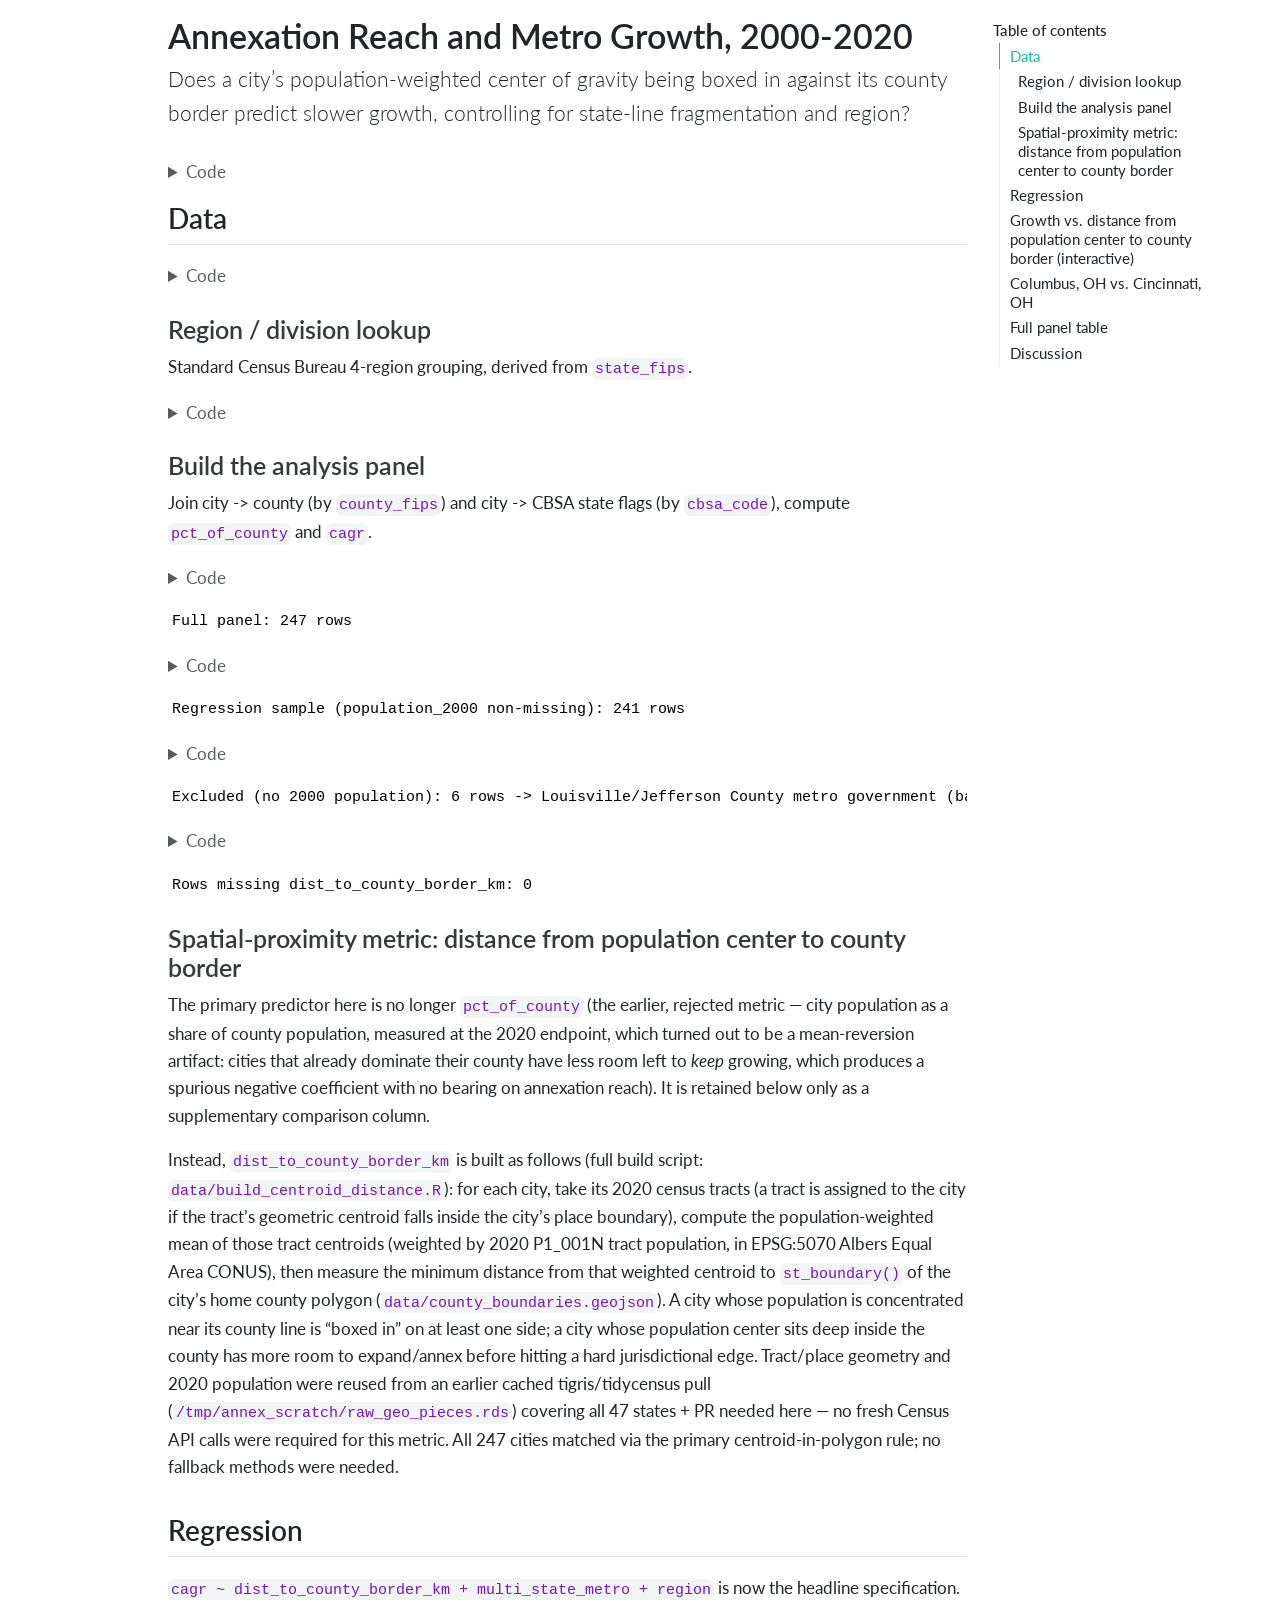
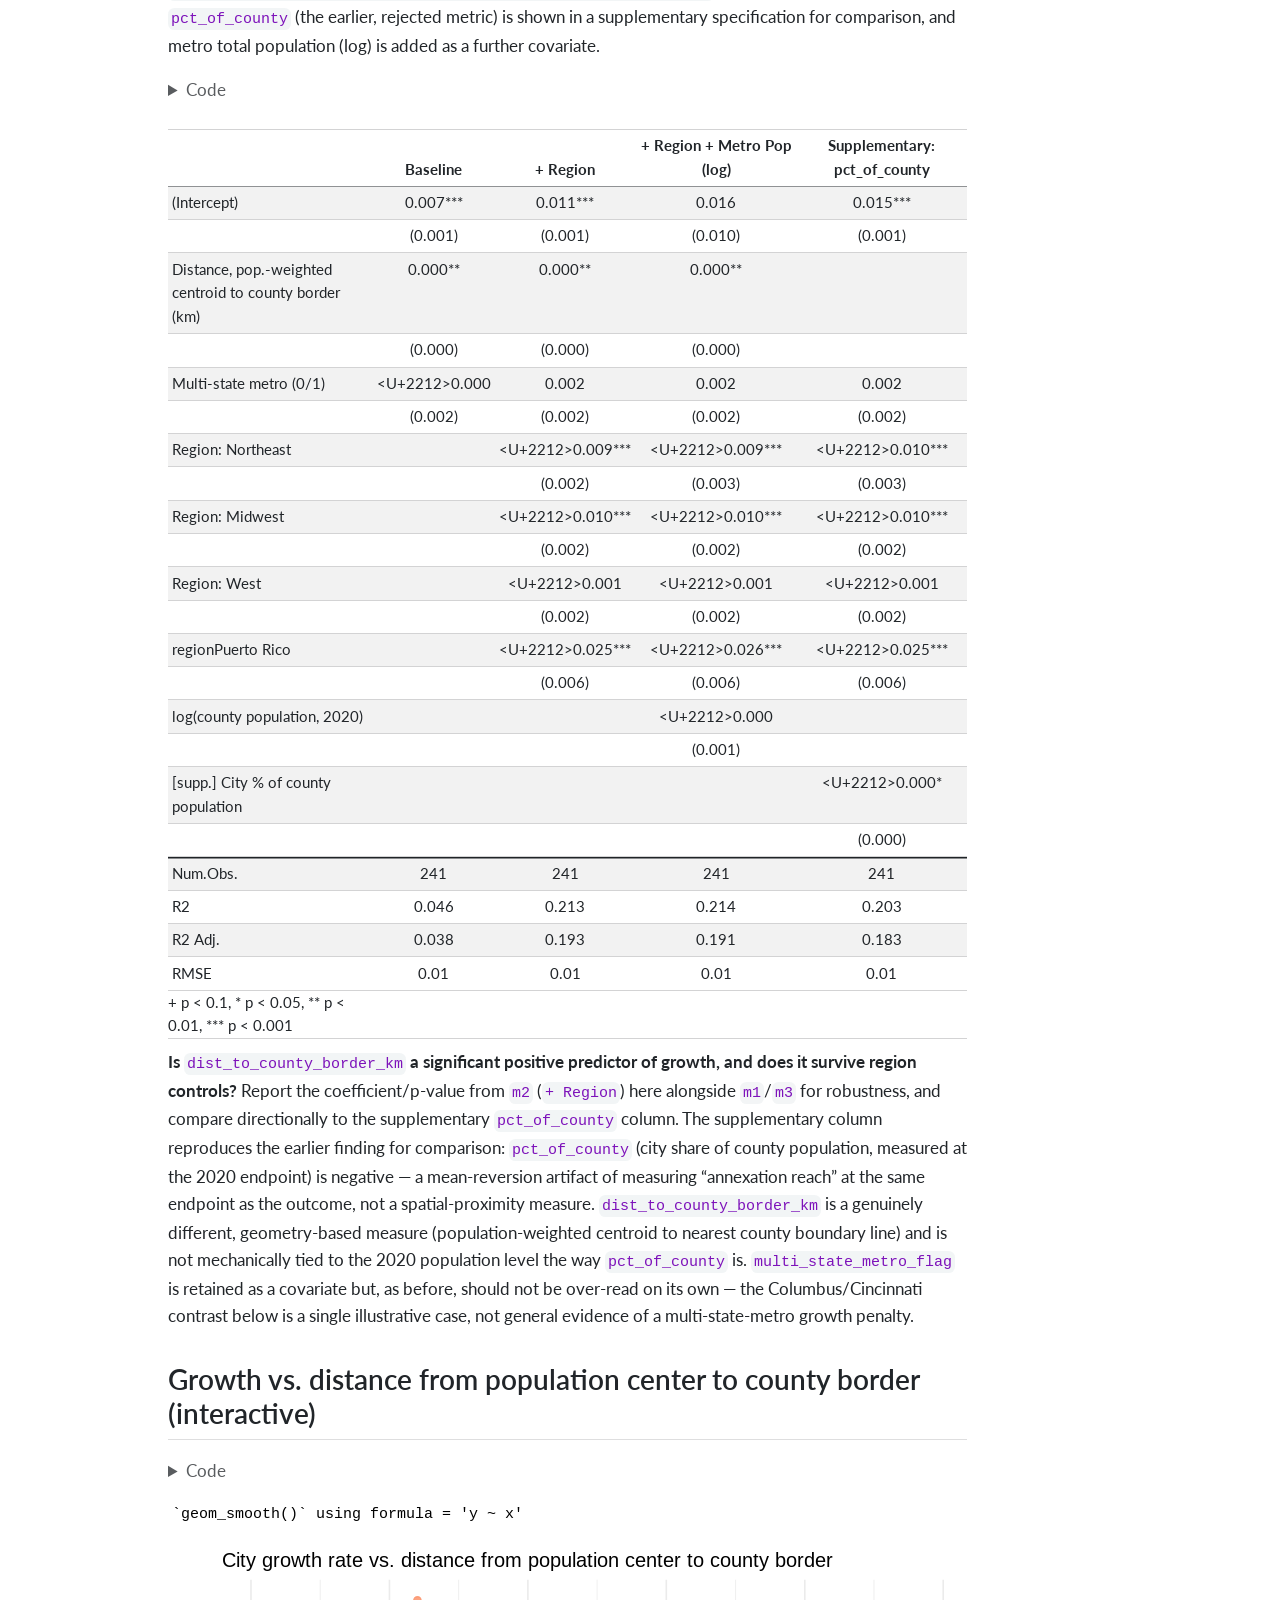
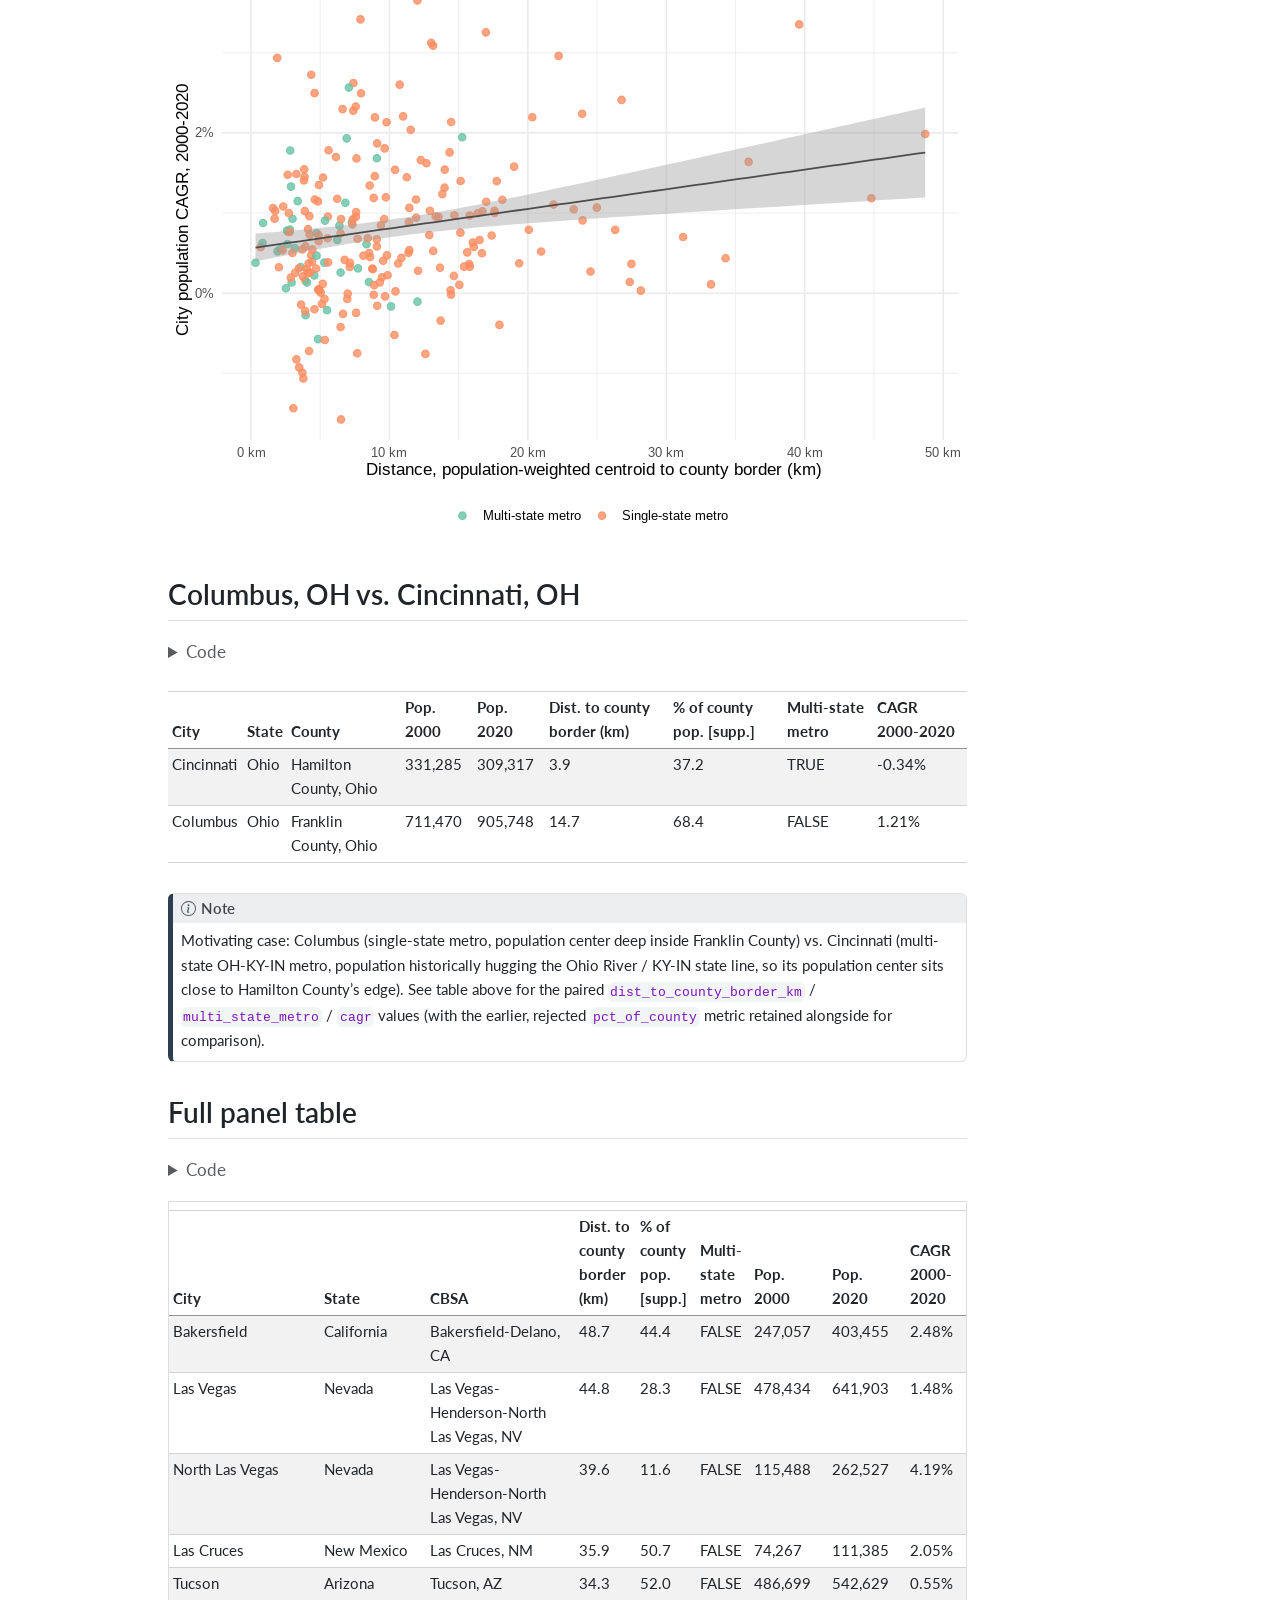
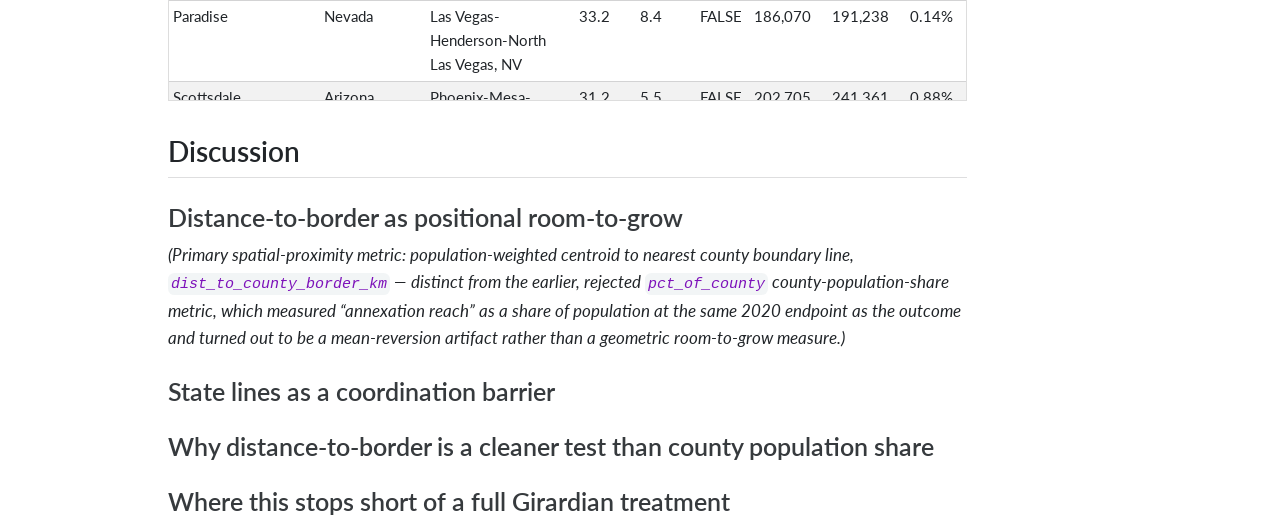
<file: docs/index.html>
<html xmlns="http://www.w3.org/1999/xhtml">
  <head>
    <title>Redirect to analysis.html</title>
    <meta http-equiv="refresh" content="0;URL='analysis.html'" />
  </head>
  <body>
  </body>
</html>
</file>
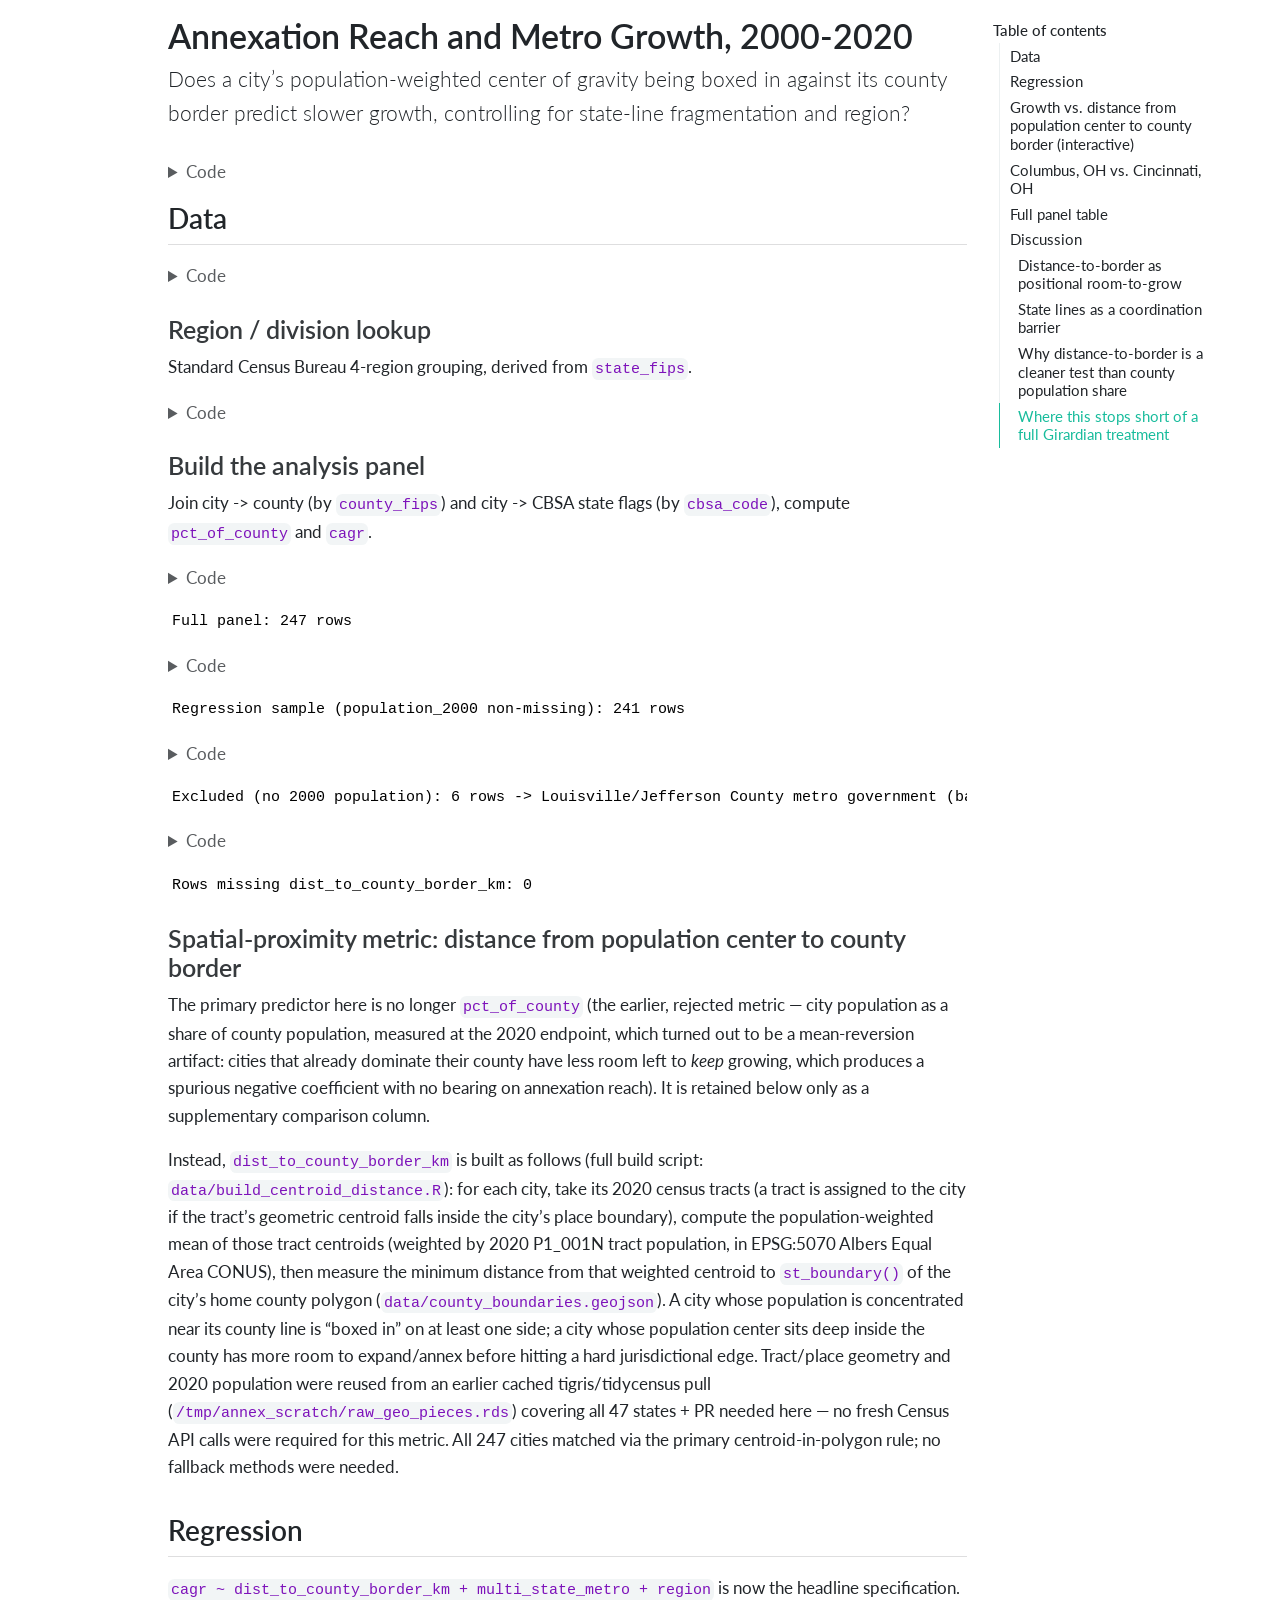
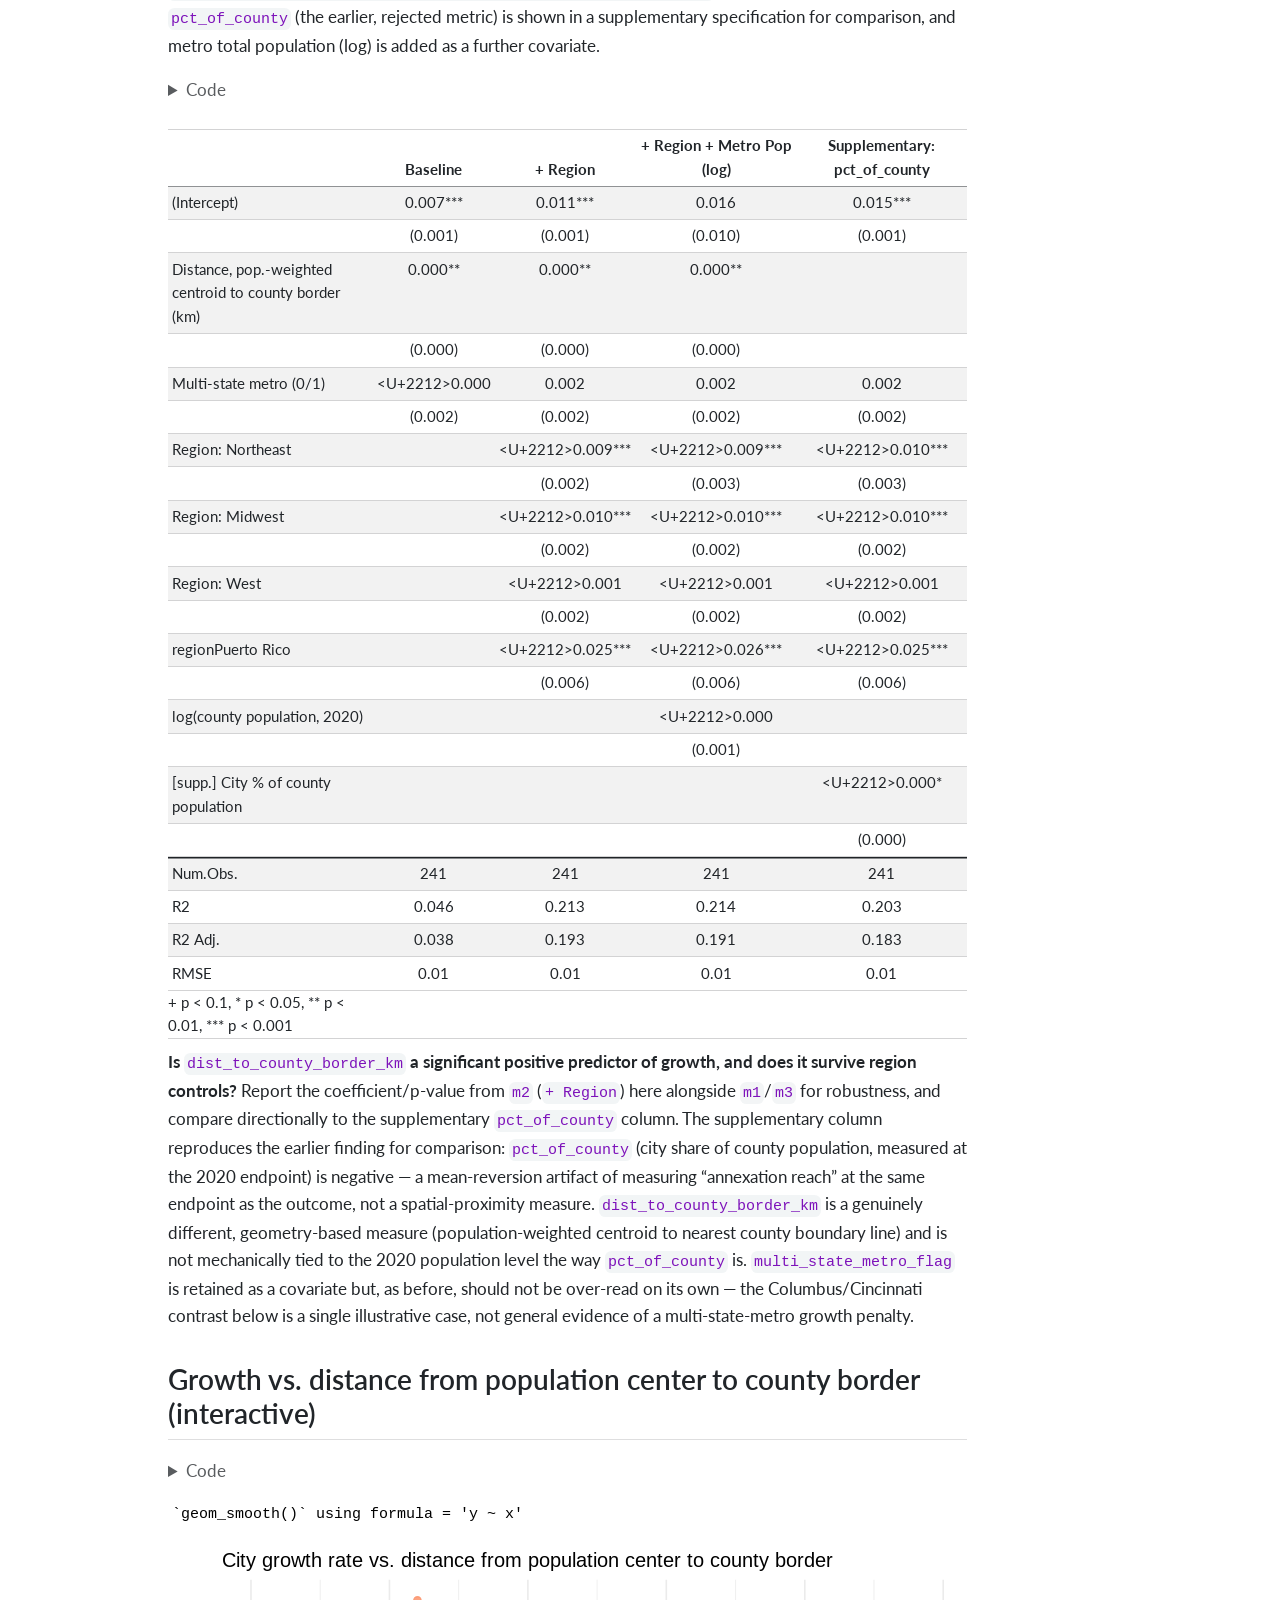
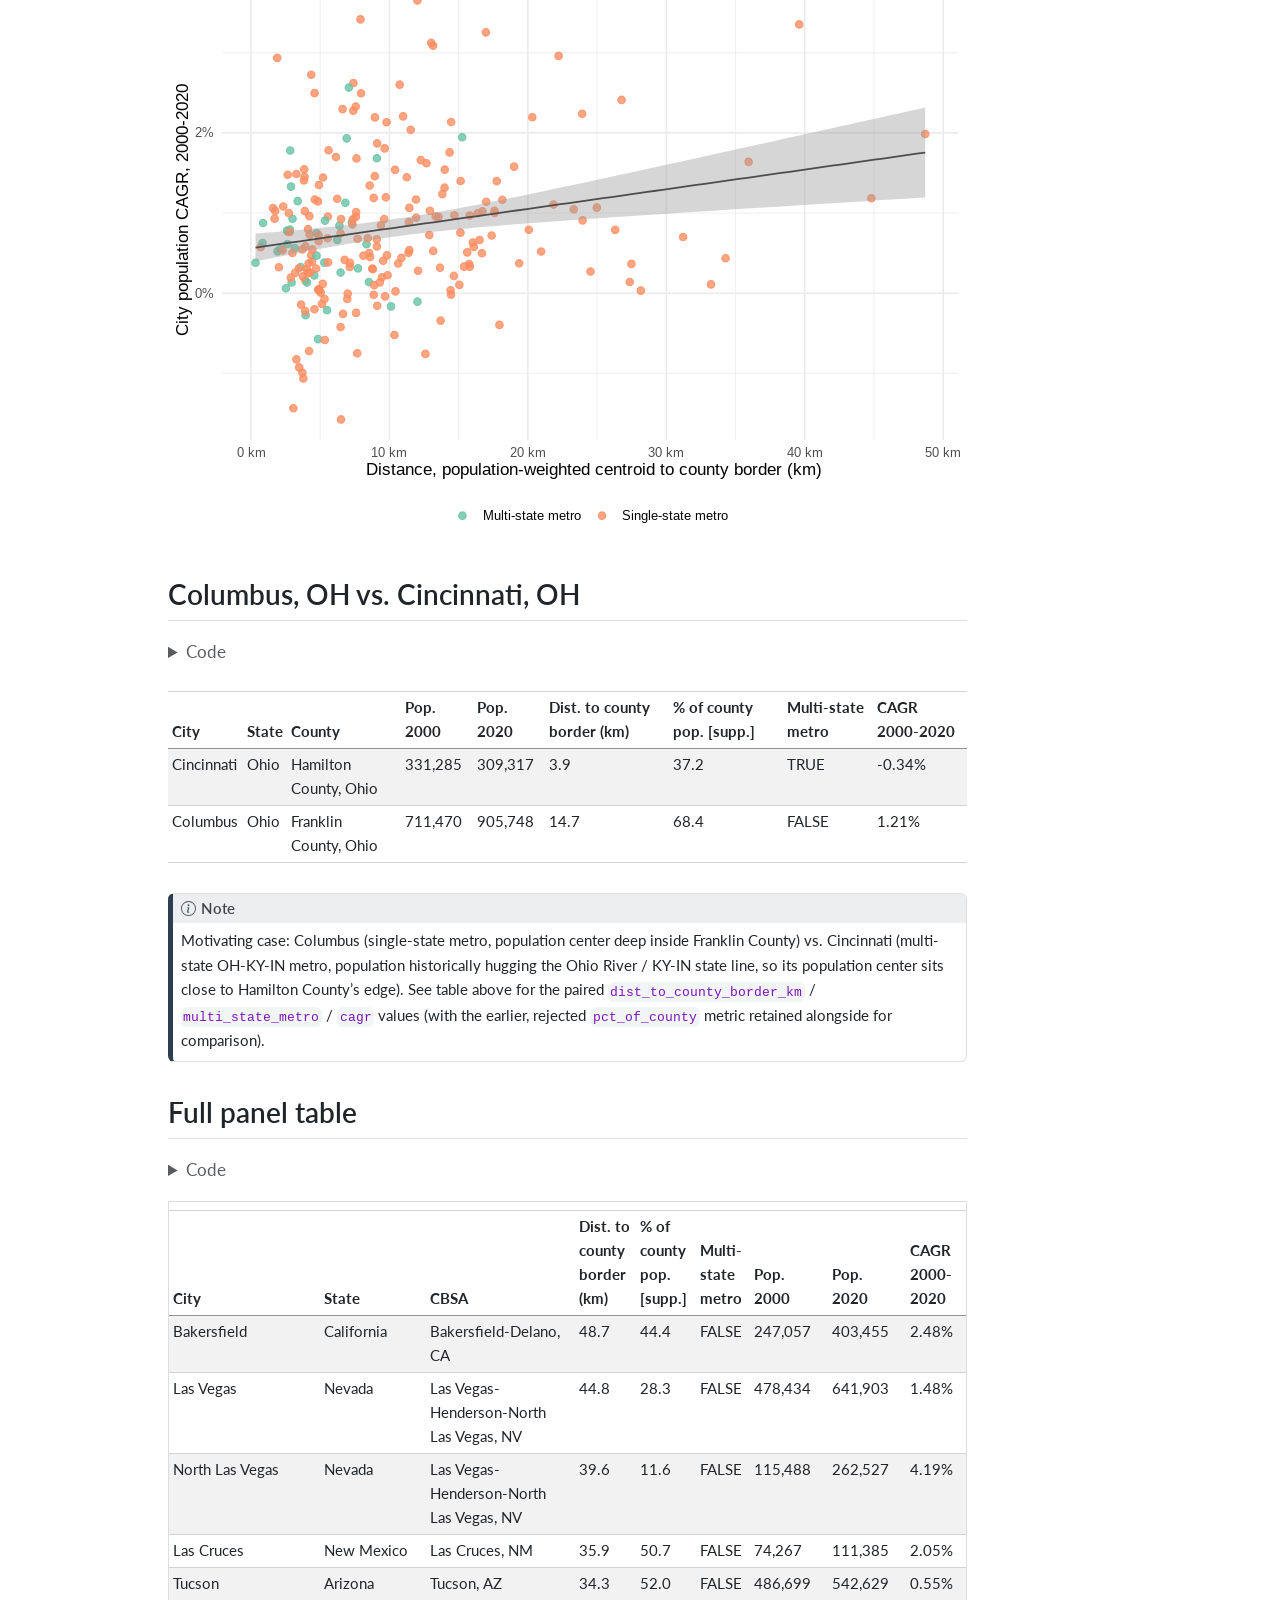
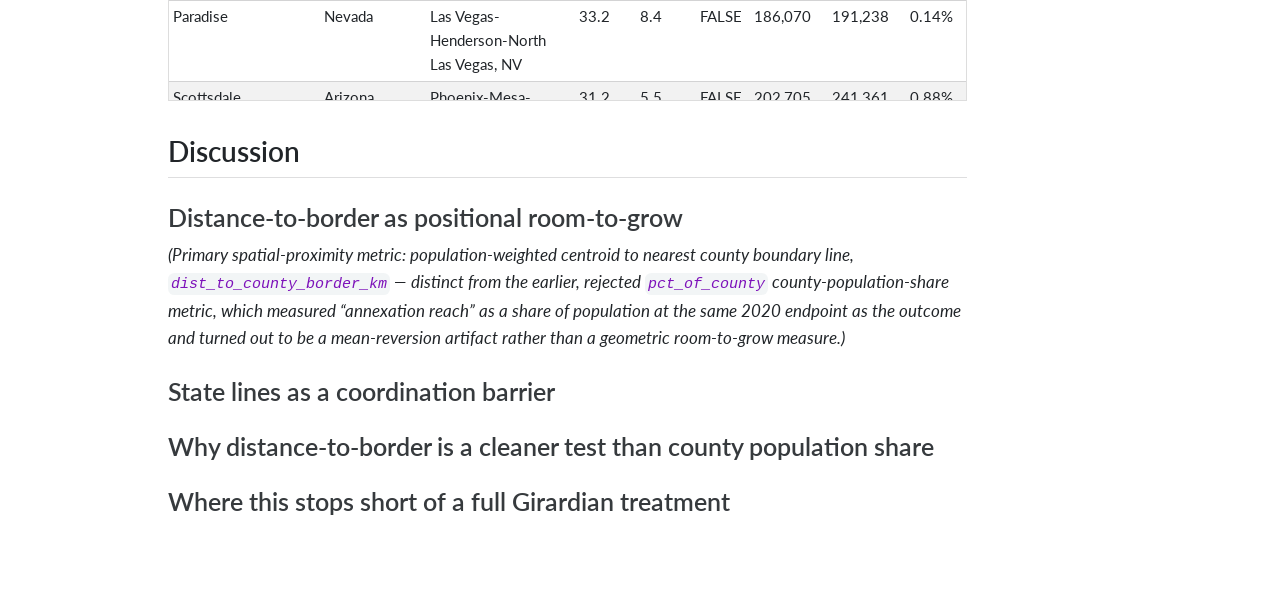
<file: analysis.html>
<!DOCTYPE html>
<html xmlns="http://www.w3.org/1999/xhtml" lang="en" xml:lang="en"><head>

<meta charset="utf-8">
<meta name="generator" content="quarto-1.8.27">

<meta name="viewport" content="width=device-width, initial-scale=1.0, user-scalable=yes">


<title>Annexation Reach and Metro Growth, 2000-2020</title>
<style>
code{white-space: pre-wrap;}
span.smallcaps{font-variant: small-caps;}
div.columns{display: flex; gap: min(4vw, 1.5em);}
div.column{flex: auto; overflow-x: auto;}
div.hanging-indent{margin-left: 1.5em; text-indent: -1.5em;}
ul.task-list{list-style: none;}
ul.task-list li input[type="checkbox"] {
  width: 0.8em;
  margin: 0 0.8em 0.2em -1em; /* quarto-specific, see https://github.com/quarto-dev/quarto-cli/issues/4556 */ 
  vertical-align: middle;
}
/* CSS for syntax highlighting */
html { -webkit-text-size-adjust: 100%; }
pre > code.sourceCode { white-space: pre; position: relative; }
pre > code.sourceCode > span { display: inline-block; line-height: 1.25; }
pre > code.sourceCode > span:empty { height: 1.2em; }
.sourceCode { overflow: visible; }
code.sourceCode > span { color: inherit; text-decoration: inherit; }
div.sourceCode { margin: 1em 0; }
pre.sourceCode { margin: 0; }
@media screen {
div.sourceCode { overflow: auto; }
}
@media print {
pre > code.sourceCode { white-space: pre-wrap; }
pre > code.sourceCode > span { text-indent: -5em; padding-left: 5em; }
}
pre.numberSource code
  { counter-reset: source-line 0; }
pre.numberSource code > span
  { position: relative; left: -4em; counter-increment: source-line; }
pre.numberSource code > span > a:first-child::before
  { content: counter(source-line);
    position: relative; left: -1em; text-align: right; vertical-align: baseline;
    border: none; display: inline-block;
    -webkit-touch-callout: none; -webkit-user-select: none;
    -khtml-user-select: none; -moz-user-select: none;
    -ms-user-select: none; user-select: none;
    padding: 0 4px; width: 4em;
  }
pre.numberSource { margin-left: 3em;  padding-left: 4px; }
div.sourceCode
  {   }
@media screen {
pre > code.sourceCode > span > a:first-child::before { text-decoration: underline; }
}
</style>


<script src="analysis_files/libs/clipboard/clipboard.min.js"></script>
<script src="analysis_files/libs/quarto-html/quarto.js" type="module"></script>
<script src="analysis_files/libs/quarto-html/tabsets/tabsets.js" type="module"></script>
<script src="analysis_files/libs/quarto-html/axe/axe-check.js" type="module"></script>
<script src="analysis_files/libs/quarto-html/popper.min.js"></script>
<script src="analysis_files/libs/quarto-html/tippy.umd.min.js"></script>
<script src="analysis_files/libs/quarto-html/anchor.min.js"></script>
<link href="analysis_files/libs/quarto-html/tippy.css" rel="stylesheet">
<link href="analysis_files/libs/quarto-html/quarto-syntax-highlighting-ed96de9b727972fe78a7b5d16c58bf87.css" rel="stylesheet" id="quarto-text-highlighting-styles">
<script src="analysis_files/libs/bootstrap/bootstrap.min.js"></script>
<link href="analysis_files/libs/bootstrap/bootstrap-icons.css" rel="stylesheet">
<link href="analysis_files/libs/bootstrap/bootstrap-a962f699bd260b638e791044e7dbe01b.min.css" rel="stylesheet" append-hash="true" id="quarto-bootstrap" data-mode="light">
<script src="analysis_files/libs/kePrint-0.0.1/kePrint.js"></script>
<link href="analysis_files/libs/lightable-0.0.1/lightable.css" rel="stylesheet">
<link href="analysis_files/libs/htmltools-fill-0.5.9/fill.css" rel="stylesheet">
<script src="analysis_files/libs/htmlwidgets-1.6.4/htmlwidgets.js"></script>
<link href="analysis_files/libs/ggiraphjs-0.9.4/girafe.css" rel="stylesheet">
<script src="analysis_files/libs/ggiraphjs-0.9.4/girafe.js"></script>
<script src="analysis_files/libs/girafe-binding-0.9.6/girafe.js"></script>
<link href="analysis_files/libs/liberation-sans-0.5.0/css/liberation-sans.css" rel="stylesheet">
<link href="analysis_files/libs/liberation-serif-0.5.0/css/liberation-serif.css" rel="stylesheet">
<link href="analysis_files/libs/liberation-mono-0.5.0/css/liberation-mono.css" rel="stylesheet">


</head>

<body class="quarto-light">

<div id="quarto-content" class="page-columns page-rows-contents page-layout-article">
<div id="quarto-margin-sidebar" class="sidebar margin-sidebar">
  <nav id="TOC" role="doc-toc" class="toc-active">
    <h2 id="toc-title">Table of contents</h2>
   
  <ul>
  <li><a href="#data" id="toc-data" class="nav-link active" data-scroll-target="#data">Data</a>
  <ul class="collapse">
  <li><a href="#region-division-lookup" id="toc-region-division-lookup" class="nav-link" data-scroll-target="#region-division-lookup">Region / division lookup</a></li>
  <li><a href="#build-the-analysis-panel" id="toc-build-the-analysis-panel" class="nav-link" data-scroll-target="#build-the-analysis-panel">Build the analysis panel</a></li>
  <li><a href="#spatial-proximity-metric-distance-from-population-center-to-county-border" id="toc-spatial-proximity-metric-distance-from-population-center-to-county-border" class="nav-link" data-scroll-target="#spatial-proximity-metric-distance-from-population-center-to-county-border">Spatial-proximity metric: distance from population center to county border</a></li>
  </ul></li>
  <li><a href="#regression" id="toc-regression" class="nav-link" data-scroll-target="#regression">Regression</a></li>
  <li><a href="#growth-vs.-distance-from-population-center-to-county-border-interactive" id="toc-growth-vs.-distance-from-population-center-to-county-border-interactive" class="nav-link" data-scroll-target="#growth-vs.-distance-from-population-center-to-county-border-interactive">Growth vs.&nbsp;distance from population center to county border (interactive)</a></li>
  <li><a href="#columbus-oh-vs.-cincinnati-oh" id="toc-columbus-oh-vs.-cincinnati-oh" class="nav-link" data-scroll-target="#columbus-oh-vs.-cincinnati-oh">Columbus, OH vs.&nbsp;Cincinnati, OH</a></li>
  <li><a href="#full-panel-table" id="toc-full-panel-table" class="nav-link" data-scroll-target="#full-panel-table">Full panel table</a></li>
  <li><a href="#discussion" id="toc-discussion" class="nav-link" data-scroll-target="#discussion">Discussion</a>
  <ul class="collapse">
  <li><a href="#distance-to-border-as-positional-room-to-grow" id="toc-distance-to-border-as-positional-room-to-grow" class="nav-link" data-scroll-target="#distance-to-border-as-positional-room-to-grow">Distance-to-border as positional room-to-grow</a></li>
  <li><a href="#state-lines-as-a-coordination-barrier" id="toc-state-lines-as-a-coordination-barrier" class="nav-link" data-scroll-target="#state-lines-as-a-coordination-barrier">State lines as a coordination barrier</a></li>
  <li><a href="#why-distance-to-border-is-a-cleaner-test-than-county-population-share" id="toc-why-distance-to-border-is-a-cleaner-test-than-county-population-share" class="nav-link" data-scroll-target="#why-distance-to-border-is-a-cleaner-test-than-county-population-share">Why distance-to-border is a cleaner test than county population share</a></li>
  <li><a href="#where-this-stops-short-of-a-full-girardian-treatment" id="toc-where-this-stops-short-of-a-full-girardian-treatment" class="nav-link" data-scroll-target="#where-this-stops-short-of-a-full-girardian-treatment">Where this stops short of a full Girardian treatment</a></li>
  </ul></li>
  </ul>
</nav>
</div>
<main class="content" id="quarto-document-content">

<header id="title-block-header" class="quarto-title-block default">
<div class="quarto-title">
<h1 class="title">Annexation Reach and Metro Growth, 2000-2020</h1>
<p class="subtitle lead">Does a city’s population-weighted center of gravity being boxed in against its county border predict slower growth, controlling for state-line fragmentation and region?</p>
</div>



<div class="quarto-title-meta">

    
  
    
  </div>
  


</header>


<div class="cell">
<details class="code-fold">
<summary>Code</summary>
<div class="code-copy-outer-scaffold"><div class="sourceCode cell-code" id="cb1"><pre class="sourceCode r code-with-copy"><code class="sourceCode r"><span id="cb1-1"><a href="#cb1-1" aria-hidden="true" tabindex="-1"></a><span class="fu">library</span>(tidyverse)</span>
<span id="cb1-2"><a href="#cb1-2" aria-hidden="true" tabindex="-1"></a><span class="fu">library</span>(ggiraph)</span>
<span id="cb1-3"><a href="#cb1-3" aria-hidden="true" tabindex="-1"></a><span class="fu">library</span>(modelsummary)</span>
<span id="cb1-4"><a href="#cb1-4" aria-hidden="true" tabindex="-1"></a><span class="fu">library</span>(kableExtra)</span>
<span id="cb1-5"><a href="#cb1-5" aria-hidden="true" tabindex="-1"></a><span class="fu">library</span>(RColorBrewer)</span>
<span id="cb1-6"><a href="#cb1-6" aria-hidden="true" tabindex="-1"></a><span class="fu">library</span>(scales)</span>
<span id="cb1-7"><a href="#cb1-7" aria-hidden="true" tabindex="-1"></a></span>
<span id="cb1-8"><a href="#cb1-8" aria-hidden="true" tabindex="-1"></a><span class="fu">theme_set</span>(<span class="fu">theme_minimal</span>(<span class="at">base_size =</span> <span class="dv">12</span>))</span></code></pre></div><button title="Copy to Clipboard" class="code-copy-button"><i class="bi"></i></button></div>
</details>
</div>
<section id="data" class="level2">
<h2 class="anchored" data-anchor-id="data">Data</h2>
<div class="cell">
<details class="code-fold">
<summary>Code</summary>
<div class="code-copy-outer-scaffold"><div class="sourceCode cell-code" id="cb2"><pre class="sourceCode r code-with-copy"><code class="sourceCode r"><span id="cb2-1"><a href="#cb2-1" aria-hidden="true" tabindex="-1"></a>city <span class="ot">&lt;-</span> <span class="fu">read_csv</span>(<span class="st">"data/city_pop_2000_2020.csv"</span>, <span class="at">show_col_types =</span> <span class="cn">FALSE</span>)</span>
<span id="cb2-2"><a href="#cb2-2" aria-hidden="true" tabindex="-1"></a>county <span class="ot">&lt;-</span> <span class="fu">read_csv</span>(<span class="st">"data/county_pop_2000_2020.csv"</span>, <span class="at">show_col_types =</span> <span class="cn">FALSE</span>)</span>
<span id="cb2-3"><a href="#cb2-3" aria-hidden="true" tabindex="-1"></a>cbsa_flags <span class="ot">&lt;-</span> <span class="fu">read_csv</span>(<span class="st">"data/cbsa_state_flags.csv"</span>, <span class="at">show_col_types =</span> <span class="cn">FALSE</span>)</span>
<span id="cb2-4"><a href="#cb2-4" aria-hidden="true" tabindex="-1"></a>centroid_dist <span class="ot">&lt;-</span> <span class="fu">read_csv</span>(<span class="st">"data/city_centroid_distance.csv"</span>, <span class="at">show_col_types =</span> <span class="cn">FALSE</span>)</span></code></pre></div><button title="Copy to Clipboard" class="code-copy-button"><i class="bi"></i></button></div>
</details>
</div>
<section id="region-division-lookup" class="level3">
<h3 class="anchored" data-anchor-id="region-division-lookup">Region / division lookup</h3>
<p>Standard Census Bureau 4-region grouping, derived from <code>state_fips</code>.</p>
<div class="cell">
<details class="code-fold">
<summary>Code</summary>
<div class="code-copy-outer-scaffold"><div class="sourceCode cell-code" id="cb3"><pre class="sourceCode r code-with-copy"><code class="sourceCode r"><span id="cb3-1"><a href="#cb3-1" aria-hidden="true" tabindex="-1"></a>region_lookup <span class="ot">&lt;-</span> <span class="fu">tribble</span>(</span>
<span id="cb3-2"><a href="#cb3-2" aria-hidden="true" tabindex="-1"></a>  <span class="sc">~</span>state_fips, <span class="sc">~</span>region,</span>
<span id="cb3-3"><a href="#cb3-3" aria-hidden="true" tabindex="-1"></a>  <span class="st">"09"</span>, <span class="st">"Northeast"</span>, <span class="st">"23"</span>, <span class="st">"Northeast"</span>, <span class="st">"25"</span>, <span class="st">"Northeast"</span>, <span class="st">"33"</span>, <span class="st">"Northeast"</span>,</span>
<span id="cb3-4"><a href="#cb3-4" aria-hidden="true" tabindex="-1"></a>  <span class="st">"44"</span>, <span class="st">"Northeast"</span>, <span class="st">"50"</span>, <span class="st">"Northeast"</span>, <span class="st">"34"</span>, <span class="st">"Northeast"</span>, <span class="st">"36"</span>, <span class="st">"Northeast"</span>,</span>
<span id="cb3-5"><a href="#cb3-5" aria-hidden="true" tabindex="-1"></a>  <span class="st">"42"</span>, <span class="st">"Northeast"</span>,</span>
<span id="cb3-6"><a href="#cb3-6" aria-hidden="true" tabindex="-1"></a>  <span class="st">"18"</span>, <span class="st">"Midwest"</span>, <span class="st">"17"</span>, <span class="st">"Midwest"</span>, <span class="st">"26"</span>, <span class="st">"Midwest"</span>, <span class="st">"39"</span>, <span class="st">"Midwest"</span>,</span>
<span id="cb3-7"><a href="#cb3-7" aria-hidden="true" tabindex="-1"></a>  <span class="st">"55"</span>, <span class="st">"Midwest"</span>, <span class="st">"19"</span>, <span class="st">"Midwest"</span>, <span class="st">"20"</span>, <span class="st">"Midwest"</span>, <span class="st">"27"</span>, <span class="st">"Midwest"</span>,</span>
<span id="cb3-8"><a href="#cb3-8" aria-hidden="true" tabindex="-1"></a>  <span class="st">"29"</span>, <span class="st">"Midwest"</span>, <span class="st">"31"</span>, <span class="st">"Midwest"</span>, <span class="st">"38"</span>, <span class="st">"Midwest"</span>, <span class="st">"46"</span>, <span class="st">"Midwest"</span>,</span>
<span id="cb3-9"><a href="#cb3-9" aria-hidden="true" tabindex="-1"></a>  <span class="st">"10"</span>, <span class="st">"South"</span>, <span class="st">"11"</span>, <span class="st">"South"</span>, <span class="st">"12"</span>, <span class="st">"South"</span>, <span class="st">"13"</span>, <span class="st">"South"</span>, <span class="st">"24"</span>, <span class="st">"South"</span>,</span>
<span id="cb3-10"><a href="#cb3-10" aria-hidden="true" tabindex="-1"></a>  <span class="st">"37"</span>, <span class="st">"South"</span>, <span class="st">"45"</span>, <span class="st">"South"</span>, <span class="st">"51"</span>, <span class="st">"South"</span>, <span class="st">"54"</span>, <span class="st">"South"</span>, <span class="st">"01"</span>, <span class="st">"South"</span>,</span>
<span id="cb3-11"><a href="#cb3-11" aria-hidden="true" tabindex="-1"></a>  <span class="st">"21"</span>, <span class="st">"South"</span>, <span class="st">"28"</span>, <span class="st">"South"</span>, <span class="st">"47"</span>, <span class="st">"South"</span>, <span class="st">"05"</span>, <span class="st">"South"</span>, <span class="st">"22"</span>, <span class="st">"South"</span>,</span>
<span id="cb3-12"><a href="#cb3-12" aria-hidden="true" tabindex="-1"></a>  <span class="st">"40"</span>, <span class="st">"South"</span>, <span class="st">"48"</span>, <span class="st">"South"</span>,</span>
<span id="cb3-13"><a href="#cb3-13" aria-hidden="true" tabindex="-1"></a>  <span class="st">"04"</span>, <span class="st">"West"</span>, <span class="st">"08"</span>, <span class="st">"West"</span>, <span class="st">"16"</span>, <span class="st">"West"</span>, <span class="st">"35"</span>, <span class="st">"West"</span>, <span class="st">"30"</span>, <span class="st">"West"</span>,</span>
<span id="cb3-14"><a href="#cb3-14" aria-hidden="true" tabindex="-1"></a>  <span class="st">"49"</span>, <span class="st">"West"</span>, <span class="st">"32"</span>, <span class="st">"West"</span>, <span class="st">"56"</span>, <span class="st">"West"</span>, <span class="st">"02"</span>, <span class="st">"West"</span>, <span class="st">"06"</span>, <span class="st">"West"</span>,</span>
<span id="cb3-15"><a href="#cb3-15" aria-hidden="true" tabindex="-1"></a>  <span class="st">"15"</span>, <span class="st">"West"</span>, <span class="st">"41"</span>, <span class="st">"West"</span>, <span class="st">"53"</span>, <span class="st">"West"</span>,</span>
<span id="cb3-16"><a href="#cb3-16" aria-hidden="true" tabindex="-1"></a>  <span class="st">"72"</span>, <span class="st">"Puerto Rico"</span></span>
<span id="cb3-17"><a href="#cb3-17" aria-hidden="true" tabindex="-1"></a>)</span></code></pre></div><button title="Copy to Clipboard" class="code-copy-button"><i class="bi"></i></button></div>
</details>
</div>
</section>
<section id="build-the-analysis-panel" class="level3">
<h3 class="anchored" data-anchor-id="build-the-analysis-panel">Build the analysis panel</h3>
<p>Join city -&gt; county (by <code>county_fips</code>) and city -&gt; CBSA state flags (by <code>cbsa_code</code>), compute <code>pct_of_county</code> and <code>cagr</code>.</p>
<div class="cell">
<details class="code-fold">
<summary>Code</summary>
<div class="code-copy-outer-scaffold"><div class="sourceCode cell-code" id="cb4"><pre class="sourceCode r code-with-copy"><code class="sourceCode r"><span id="cb4-1"><a href="#cb4-1" aria-hidden="true" tabindex="-1"></a>panel <span class="ot">&lt;-</span> city <span class="sc">%&gt;%</span></span>
<span id="cb4-2"><a href="#cb4-2" aria-hidden="true" tabindex="-1"></a>  <span class="fu">left_join</span>(</span>
<span id="cb4-3"><a href="#cb4-3" aria-hidden="true" tabindex="-1"></a>    county <span class="sc">%&gt;%</span> <span class="fu">select</span>(county_fips, county_name, <span class="at">population_2020_county =</span> population_2020),</span>
<span id="cb4-4"><a href="#cb4-4" aria-hidden="true" tabindex="-1"></a>    <span class="at">by =</span> <span class="st">"county_fips"</span></span>
<span id="cb4-5"><a href="#cb4-5" aria-hidden="true" tabindex="-1"></a>  ) <span class="sc">%&gt;%</span></span>
<span id="cb4-6"><a href="#cb4-6" aria-hidden="true" tabindex="-1"></a>  <span class="fu">left_join</span>(</span>
<span id="cb4-7"><a href="#cb4-7" aria-hidden="true" tabindex="-1"></a>    cbsa_flags <span class="sc">%&gt;%</span> <span class="fu">select</span>(cbsa_code, n_states, multi_state_metro),</span>
<span id="cb4-8"><a href="#cb4-8" aria-hidden="true" tabindex="-1"></a>    <span class="at">by =</span> <span class="st">"cbsa_code"</span></span>
<span id="cb4-9"><a href="#cb4-9" aria-hidden="true" tabindex="-1"></a>  ) <span class="sc">%&gt;%</span></span>
<span id="cb4-10"><a href="#cb4-10" aria-hidden="true" tabindex="-1"></a>  <span class="fu">left_join</span>(region_lookup, <span class="at">by =</span> <span class="st">"state_fips"</span>) <span class="sc">%&gt;%</span></span>
<span id="cb4-11"><a href="#cb4-11" aria-hidden="true" tabindex="-1"></a>  <span class="fu">left_join</span>(</span>
<span id="cb4-12"><a href="#cb4-12" aria-hidden="true" tabindex="-1"></a>    centroid_dist <span class="sc">%&gt;%</span> <span class="fu">select</span>(place_geoid, n_tracts_matched, match_method, dist_to_county_border_km),</span>
<span id="cb4-13"><a href="#cb4-13" aria-hidden="true" tabindex="-1"></a>    <span class="at">by =</span> <span class="st">"place_geoid"</span></span>
<span id="cb4-14"><a href="#cb4-14" aria-hidden="true" tabindex="-1"></a>  ) <span class="sc">%&gt;%</span></span>
<span id="cb4-15"><a href="#cb4-15" aria-hidden="true" tabindex="-1"></a>  <span class="fu">mutate</span>(</span>
<span id="cb4-16"><a href="#cb4-16" aria-hidden="true" tabindex="-1"></a>    <span class="at">pct_of_county =</span> population_2020 <span class="sc">/</span> population_2020_county <span class="sc">*</span> <span class="dv">100</span>,</span>
<span id="cb4-17"><a href="#cb4-17" aria-hidden="true" tabindex="-1"></a>    <span class="at">cagr =</span> (population_2020 <span class="sc">/</span> population_2000)<span class="sc">^</span>(<span class="dv">1</span> <span class="sc">/</span> <span class="dv">20</span>) <span class="sc">-</span> <span class="dv">1</span>,</span>
<span id="cb4-18"><a href="#cb4-18" aria-hidden="true" tabindex="-1"></a>    <span class="at">multi_state_metro_flag =</span> <span class="fu">as.integer</span>(multi_state_metro),</span>
<span id="cb4-19"><a href="#cb4-19" aria-hidden="true" tabindex="-1"></a>    <span class="at">region =</span> <span class="fu">factor</span>(region, <span class="at">levels =</span> <span class="fu">c</span>(<span class="st">"South"</span>, <span class="st">"Northeast"</span>, <span class="st">"Midwest"</span>, <span class="st">"West"</span>, <span class="st">"Puerto Rico"</span>))</span>
<span id="cb4-20"><a href="#cb4-20" aria-hidden="true" tabindex="-1"></a>  )</span>
<span id="cb4-21"><a href="#cb4-21" aria-hidden="true" tabindex="-1"></a></span>
<span id="cb4-22"><a href="#cb4-22" aria-hidden="true" tabindex="-1"></a><span class="co"># regression sample: drop the 6 rows with no usable 2000 population</span></span>
<span id="cb4-23"><a href="#cb4-23" aria-hidden="true" tabindex="-1"></a>panel_reg <span class="ot">&lt;-</span> panel <span class="sc">%&gt;%</span> <span class="fu">filter</span>(<span class="sc">!</span><span class="fu">is.na</span>(population_2000))</span>
<span id="cb4-24"><a href="#cb4-24" aria-hidden="true" tabindex="-1"></a></span>
<span id="cb4-25"><a href="#cb4-25" aria-hidden="true" tabindex="-1"></a><span class="fu">cat</span>(<span class="st">"Full panel:"</span>, <span class="fu">nrow</span>(panel), <span class="st">"rows</span><span class="sc">\n</span><span class="st">"</span>)</span></code></pre></div><button title="Copy to Clipboard" class="code-copy-button"><i class="bi"></i></button></div>
</details>
<div class="cell-output cell-output-stdout">
<pre><code>Full panel: 247 rows</code></pre>
</div>
<details class="code-fold">
<summary>Code</summary>
<div class="code-copy-outer-scaffold"><div class="sourceCode cell-code" id="cb6"><pre class="sourceCode r code-with-copy"><code class="sourceCode r"><span id="cb6-1"><a href="#cb6-1" aria-hidden="true" tabindex="-1"></a><span class="fu">cat</span>(<span class="st">"Regression sample (population_2000 non-missing):"</span>, <span class="fu">nrow</span>(panel_reg), <span class="st">"rows</span><span class="sc">\n</span><span class="st">"</span>)</span></code></pre></div><button title="Copy to Clipboard" class="code-copy-button"><i class="bi"></i></button></div>
</details>
<div class="cell-output cell-output-stdout">
<pre><code>Regression sample (population_2000 non-missing): 241 rows</code></pre>
</div>
<details class="code-fold">
<summary>Code</summary>
<div class="code-copy-outer-scaffold"><div class="sourceCode cell-code" id="cb8"><pre class="sourceCode r code-with-copy"><code class="sourceCode r"><span id="cb8-1"><a href="#cb8-1" aria-hidden="true" tabindex="-1"></a><span class="fu">cat</span>(<span class="st">"Excluded (no 2000 population):"</span>, <span class="fu">nrow</span>(panel) <span class="sc">-</span> <span class="fu">nrow</span>(panel_reg), <span class="st">"rows -&gt;"</span>,</span>
<span id="cb8-2"><a href="#cb8-2" aria-hidden="true" tabindex="-1"></a>    <span class="fu">paste</span>(panel <span class="sc">%&gt;%</span> <span class="fu">filter</span>(<span class="fu">is.na</span>(population_2000)) <span class="sc">%&gt;%</span> <span class="fu">pull</span>(place_name), <span class="at">collapse =</span> <span class="st">", "</span>))</span></code></pre></div><button title="Copy to Clipboard" class="code-copy-button"><i class="bi"></i></button></div>
</details>
<div class="cell-output cell-output-stdout">
<pre><code>Excluded (no 2000 population): 6 rows -&gt; Louisville/Jefferson County metro government (balance), Urban Honolulu, Columbus, Macon-Bibb County, Centennial, Spokane Valley</code></pre>
</div>
<details class="code-fold">
<summary>Code</summary>
<div class="code-copy-outer-scaffold"><div class="sourceCode cell-code" id="cb10"><pre class="sourceCode r code-with-copy"><code class="sourceCode r"><span id="cb10-1"><a href="#cb10-1" aria-hidden="true" tabindex="-1"></a><span class="fu">cat</span>(<span class="st">"Rows missing dist_to_county_border_km:"</span>, <span class="fu">sum</span>(<span class="fu">is.na</span>(panel<span class="sc">$</span>dist_to_county_border_km)), <span class="st">"</span><span class="sc">\n</span><span class="st">"</span>)</span></code></pre></div><button title="Copy to Clipboard" class="code-copy-button"><i class="bi"></i></button></div>
</details>
<div class="cell-output cell-output-stdout">
<pre><code>Rows missing dist_to_county_border_km: 0 </code></pre>
</div>
</div>
</section>
<section id="spatial-proximity-metric-distance-from-population-center-to-county-border" class="level3">
<h3 class="anchored" data-anchor-id="spatial-proximity-metric-distance-from-population-center-to-county-border">Spatial-proximity metric: distance from population center to county border</h3>
<p>The primary predictor here is no longer <code>pct_of_county</code> (the earlier, rejected metric — city population as a share of county population, measured at the 2020 endpoint, which turned out to be a mean-reversion artifact: cities that already dominate their county have less room left to <em>keep</em> growing, which produces a spurious negative coefficient with no bearing on annexation reach). It is retained below only as a supplementary comparison column.</p>
<p>Instead, <code>dist_to_county_border_km</code> is built as follows (full build script: <code>data/build_centroid_distance.R</code>): for each city, take its 2020 census tracts (a tract is assigned to the city if the tract’s geometric centroid falls inside the city’s place boundary), compute the population-weighted mean of those tract centroids (weighted by 2020 P1_001N tract population, in EPSG:5070 Albers Equal Area CONUS), then measure the minimum distance from that weighted centroid to <code>st_boundary()</code> of the city’s home county polygon (<code>data/county_boundaries.geojson</code>). A city whose population is concentrated near its county line is “boxed in” on at least one side; a city whose population center sits deep inside the county has more room to expand/annex before hitting a hard jurisdictional edge. Tract/place geometry and 2020 population were reused from an earlier cached tigris/tidycensus pull (<code>/tmp/annex_scratch/raw_geo_pieces.rds</code>) covering all 47 states + PR needed here — no fresh Census API calls were required for this metric. All 247 cities matched via the primary centroid-in-polygon rule; no fallback methods were needed.</p>
</section>
</section>
<section id="regression" class="level2">
<h2 class="anchored" data-anchor-id="regression">Regression</h2>
<p><code>cagr ~ dist_to_county_border_km + multi_state_metro + region</code> is now the headline specification. <code>pct_of_county</code> (the earlier, rejected metric) is shown in a supplementary specification for comparison, and metro total population (log) is added as a further covariate.</p>
<div class="cell">
<details class="code-fold">
<summary>Code</summary>
<div class="code-copy-outer-scaffold"><div class="sourceCode cell-code" id="cb12"><pre class="sourceCode r code-with-copy"><code class="sourceCode r"><span id="cb12-1"><a href="#cb12-1" aria-hidden="true" tabindex="-1"></a>panel_reg <span class="ot">&lt;-</span> panel_reg <span class="sc">%&gt;%</span></span>
<span id="cb12-2"><a href="#cb12-2" aria-hidden="true" tabindex="-1"></a>  <span class="fu">mutate</span>(<span class="at">log_metro_pop =</span> <span class="fu">log</span>(population_2020_county))</span>
<span id="cb12-3"><a href="#cb12-3" aria-hidden="true" tabindex="-1"></a></span>
<span id="cb12-4"><a href="#cb12-4" aria-hidden="true" tabindex="-1"></a><span class="co"># Headline specifications: distance-to-county-border metric</span></span>
<span id="cb12-5"><a href="#cb12-5" aria-hidden="true" tabindex="-1"></a>m1 <span class="ot">&lt;-</span> <span class="fu">lm</span>(cagr <span class="sc">~</span> dist_to_county_border_km <span class="sc">+</span> multi_state_metro_flag, <span class="at">data =</span> panel_reg)</span>
<span id="cb12-6"><a href="#cb12-6" aria-hidden="true" tabindex="-1"></a>m2 <span class="ot">&lt;-</span> <span class="fu">lm</span>(cagr <span class="sc">~</span> dist_to_county_border_km <span class="sc">+</span> multi_state_metro_flag <span class="sc">+</span> region, <span class="at">data =</span> panel_reg)</span>
<span id="cb12-7"><a href="#cb12-7" aria-hidden="true" tabindex="-1"></a>m3 <span class="ot">&lt;-</span> <span class="fu">lm</span>(cagr <span class="sc">~</span> dist_to_county_border_km <span class="sc">+</span> multi_state_metro_flag <span class="sc">+</span> region <span class="sc">+</span> log_metro_pop, <span class="at">data =</span> panel_reg)</span>
<span id="cb12-8"><a href="#cb12-8" aria-hidden="true" tabindex="-1"></a></span>
<span id="cb12-9"><a href="#cb12-9" aria-hidden="true" tabindex="-1"></a><span class="co"># Supplementary: earlier (rejected) pct_of_county metric, for comparison only</span></span>
<span id="cb12-10"><a href="#cb12-10" aria-hidden="true" tabindex="-1"></a>m_pct <span class="ot">&lt;-</span> <span class="fu">lm</span>(cagr <span class="sc">~</span> pct_of_county <span class="sc">+</span> multi_state_metro_flag <span class="sc">+</span> region, <span class="at">data =</span> panel_reg)</span>
<span id="cb12-11"><a href="#cb12-11" aria-hidden="true" tabindex="-1"></a></span>
<span id="cb12-12"><a href="#cb12-12" aria-hidden="true" tabindex="-1"></a><span class="fu">modelsummary</span>(</span>
<span id="cb12-13"><a href="#cb12-13" aria-hidden="true" tabindex="-1"></a>  <span class="fu">list</span>(<span class="st">"Baseline"</span> <span class="ot">=</span> m1, <span class="st">"+ Region"</span> <span class="ot">=</span> m2, <span class="st">"+ Region + Metro Pop (log)"</span> <span class="ot">=</span> m3,</span>
<span id="cb12-14"><a href="#cb12-14" aria-hidden="true" tabindex="-1"></a>       <span class="st">"Supplementary: pct_of_county"</span> <span class="ot">=</span> m_pct),</span>
<span id="cb12-15"><a href="#cb12-15" aria-hidden="true" tabindex="-1"></a>  <span class="at">stars =</span> <span class="cn">TRUE</span>,</span>
<span id="cb12-16"><a href="#cb12-16" aria-hidden="true" tabindex="-1"></a>  <span class="at">coef_rename =</span> <span class="fu">c</span>(</span>
<span id="cb12-17"><a href="#cb12-17" aria-hidden="true" tabindex="-1"></a>    <span class="at">dist_to_county_border_km =</span> <span class="st">"Distance, pop.-weighted centroid to county border (km)"</span>,</span>
<span id="cb12-18"><a href="#cb12-18" aria-hidden="true" tabindex="-1"></a>    <span class="at">pct_of_county =</span> <span class="st">"[supp.] City % of county population"</span>,</span>
<span id="cb12-19"><a href="#cb12-19" aria-hidden="true" tabindex="-1"></a>    <span class="at">multi_state_metro_flag =</span> <span class="st">"Multi-state metro (0/1)"</span>,</span>
<span id="cb12-20"><a href="#cb12-20" aria-hidden="true" tabindex="-1"></a>    <span class="at">regionNortheast =</span> <span class="st">"Region: Northeast"</span>,</span>
<span id="cb12-21"><a href="#cb12-21" aria-hidden="true" tabindex="-1"></a>    <span class="at">regionMidwest =</span> <span class="st">"Region: Midwest"</span>,</span>
<span id="cb12-22"><a href="#cb12-22" aria-hidden="true" tabindex="-1"></a>    <span class="at">regionWest =</span> <span class="st">"Region: West"</span>,</span>
<span id="cb12-23"><a href="#cb12-23" aria-hidden="true" tabindex="-1"></a>    <span class="at">log_metro_pop =</span> <span class="st">"log(county population, 2020)"</span></span>
<span id="cb12-24"><a href="#cb12-24" aria-hidden="true" tabindex="-1"></a>  ),</span>
<span id="cb12-25"><a href="#cb12-25" aria-hidden="true" tabindex="-1"></a>  <span class="at">gof_omit =</span> <span class="st">"AIC|BIC|Log.Lik|F"</span>,</span>
<span id="cb12-26"><a href="#cb12-26" aria-hidden="true" tabindex="-1"></a>  <span class="at">output =</span> <span class="st">"kableExtra"</span></span>
<span id="cb12-27"><a href="#cb12-27" aria-hidden="true" tabindex="-1"></a>) <span class="sc">%&gt;%</span></span>
<span id="cb12-28"><a href="#cb12-28" aria-hidden="true" tabindex="-1"></a>  <span class="fu">kable_styling</span>(<span class="at">bootstrap_options =</span> <span class="fu">c</span>(<span class="st">"striped"</span>, <span class="st">"hover"</span>), <span class="at">full_width =</span> <span class="cn">FALSE</span>)</span></code></pre></div><button title="Copy to Clipboard" class="code-copy-button"><i class="bi"></i></button></div>
</details>
<div class="cell-output-display">
<table class="table table-striped table-hover caption-top table-sm small">
<thead>
<tr class="header">
<th style="text-align: left;" data-quarto-table-cell-role="th"></th>
<th style="text-align: center;" data-quarto-table-cell-role="th">Baseline</th>
<th style="text-align: center;" data-quarto-table-cell-role="th">+ Region</th>
<th style="text-align: center;" data-quarto-table-cell-role="th">+ Region + Metro Pop (log)</th>
<th style="text-align: center;" data-quarto-table-cell-role="th">Supplementary: pct_of_county</th>
</tr>
</thead>
<tbody>
<tr class="odd">
<td style="text-align: left;">(Intercept)</td>
<td style="text-align: center;">0.007***</td>
<td style="text-align: center;">0.011***</td>
<td style="text-align: center;">0.016</td>
<td style="text-align: center;">0.015***</td>
</tr>
<tr class="even">
<td style="text-align: left;"></td>
<td style="text-align: center;">(0.001)</td>
<td style="text-align: center;">(0.001)</td>
<td style="text-align: center;">(0.010)</td>
<td style="text-align: center;">(0.001)</td>
</tr>
<tr class="odd">
<td style="text-align: left;">Distance, pop.-weighted centroid to county border (km)</td>
<td style="text-align: center;">0.000**</td>
<td style="text-align: center;">0.000**</td>
<td style="text-align: center;">0.000**</td>
<td style="text-align: center;"></td>
</tr>
<tr class="even">
<td style="text-align: left;"></td>
<td style="text-align: center;">(0.000)</td>
<td style="text-align: center;">(0.000)</td>
<td style="text-align: center;">(0.000)</td>
<td style="text-align: center;"></td>
</tr>
<tr class="odd">
<td style="text-align: left;">Multi-state metro (0/1)</td>
<td style="text-align: center;">&lt;U+2212&gt;0.000</td>
<td style="text-align: center;">0.002</td>
<td style="text-align: center;">0.002</td>
<td style="text-align: center;">0.002</td>
</tr>
<tr class="even">
<td style="text-align: left;"></td>
<td style="text-align: center;">(0.002)</td>
<td style="text-align: center;">(0.002)</td>
<td style="text-align: center;">(0.002)</td>
<td style="text-align: center;">(0.002)</td>
</tr>
<tr class="odd">
<td style="text-align: left;">Region: Northeast</td>
<td style="text-align: center;"></td>
<td style="text-align: center;">&lt;U+2212&gt;0.009***</td>
<td style="text-align: center;">&lt;U+2212&gt;0.009***</td>
<td style="text-align: center;">&lt;U+2212&gt;0.010***</td>
</tr>
<tr class="even">
<td style="text-align: left;"></td>
<td style="text-align: center;"></td>
<td style="text-align: center;">(0.002)</td>
<td style="text-align: center;">(0.003)</td>
<td style="text-align: center;">(0.003)</td>
</tr>
<tr class="odd">
<td style="text-align: left;">Region: Midwest</td>
<td style="text-align: center;"></td>
<td style="text-align: center;">&lt;U+2212&gt;0.010***</td>
<td style="text-align: center;">&lt;U+2212&gt;0.010***</td>
<td style="text-align: center;">&lt;U+2212&gt;0.010***</td>
</tr>
<tr class="even">
<td style="text-align: left;"></td>
<td style="text-align: center;"></td>
<td style="text-align: center;">(0.002)</td>
<td style="text-align: center;">(0.002)</td>
<td style="text-align: center;">(0.002)</td>
</tr>
<tr class="odd">
<td style="text-align: left;">Region: West</td>
<td style="text-align: center;"></td>
<td style="text-align: center;">&lt;U+2212&gt;0.001</td>
<td style="text-align: center;">&lt;U+2212&gt;0.001</td>
<td style="text-align: center;">&lt;U+2212&gt;0.001</td>
</tr>
<tr class="even">
<td style="text-align: left;"></td>
<td style="text-align: center;"></td>
<td style="text-align: center;">(0.002)</td>
<td style="text-align: center;">(0.002)</td>
<td style="text-align: center;">(0.002)</td>
</tr>
<tr class="odd">
<td style="text-align: left;">regionPuerto Rico</td>
<td style="text-align: center;"></td>
<td style="text-align: center;">&lt;U+2212&gt;0.025***</td>
<td style="text-align: center;">&lt;U+2212&gt;0.026***</td>
<td style="text-align: center;">&lt;U+2212&gt;0.025***</td>
</tr>
<tr class="even">
<td style="text-align: left;"></td>
<td style="text-align: center;"></td>
<td style="text-align: center;">(0.006)</td>
<td style="text-align: center;">(0.006)</td>
<td style="text-align: center;">(0.006)</td>
</tr>
<tr class="odd">
<td style="text-align: left;">log(county population, 2020)</td>
<td style="text-align: center;"></td>
<td style="text-align: center;"></td>
<td style="text-align: center;">&lt;U+2212&gt;0.000</td>
<td style="text-align: center;"></td>
</tr>
<tr class="even">
<td style="text-align: left;"></td>
<td style="text-align: center;"></td>
<td style="text-align: center;"></td>
<td style="text-align: center;">(0.001)</td>
<td style="text-align: center;"></td>
</tr>
<tr class="odd">
<td style="text-align: left;">[supp.] City % of county population</td>
<td style="text-align: center;"></td>
<td style="text-align: center;"></td>
<td style="text-align: center;"></td>
<td style="text-align: center;">&lt;U+2212&gt;0.000*</td>
</tr>
<tr class="even">
<td style="text-align: left; box-shadow: 0px 1.5px;"></td>
<td style="text-align: center; box-shadow: 0px 1.5px;"></td>
<td style="text-align: center; box-shadow: 0px 1.5px;"></td>
<td style="text-align: center; box-shadow: 0px 1.5px;"></td>
<td style="text-align: center; box-shadow: 0px 1.5px;">(0.000)</td>
</tr>
<tr class="odd">
<td style="text-align: left;">Num.Obs.</td>
<td style="text-align: center;">241</td>
<td style="text-align: center;">241</td>
<td style="text-align: center;">241</td>
<td style="text-align: center;">241</td>
</tr>
<tr class="even">
<td style="text-align: left;">R2</td>
<td style="text-align: center;">0.046</td>
<td style="text-align: center;">0.213</td>
<td style="text-align: center;">0.214</td>
<td style="text-align: center;">0.203</td>
</tr>
<tr class="odd">
<td style="text-align: left;">R2 Adj.</td>
<td style="text-align: center;">0.038</td>
<td style="text-align: center;">0.193</td>
<td style="text-align: center;">0.191</td>
<td style="text-align: center;">0.183</td>
</tr>
<tr class="even">
<td style="text-align: left;">RMSE</td>
<td style="text-align: center;">0.01</td>
<td style="text-align: center;">0.01</td>
<td style="text-align: center;">0.01</td>
<td style="text-align: center;">0.01</td>
</tr>
</tbody><tfoot>
<tr class="odd">
<td style="text-align: left; padding: 0;"><sup></sup> + p &lt; 0.1, * p &lt; 0.05, ** p &lt; 0.01, *** p &lt; 0.001</td>
<td style="text-align: center;"></td>
<td style="text-align: center;"></td>
<td style="text-align: center;"></td>
<td style="text-align: center;"></td>
</tr>
</tfoot>

</table>
</div>
</div>
<p><strong>Is <code>dist_to_county_border_km</code> a significant positive predictor of growth, and does it survive region controls?</strong> Report the coefficient/p-value from <code>m2</code> (<code>+ Region</code>) here alongside <code>m1</code>/<code>m3</code> for robustness, and compare directionally to the supplementary <code>pct_of_county</code> column. The supplementary column reproduces the earlier finding for comparison: <code>pct_of_county</code> (city share of county population, measured at the 2020 endpoint) is negative — a mean-reversion artifact of measuring “annexation reach” at the same endpoint as the outcome, not a spatial-proximity measure. <code>dist_to_county_border_km</code> is a genuinely different, geometry-based measure (population-weighted centroid to nearest county boundary line) and is not mechanically tied to the 2020 population level the way <code>pct_of_county</code> is. <code>multi_state_metro_flag</code> is retained as a covariate but, as before, should not be over-read on its own — the Columbus/Cincinnati contrast below is a single illustrative case, not general evidence of a multi-state-metro growth penalty.</p>
</section>
<section id="growth-vs.-distance-from-population-center-to-county-border-interactive" class="level2">
<h2 class="anchored" data-anchor-id="growth-vs.-distance-from-population-center-to-county-border-interactive">Growth vs.&nbsp;distance from population center to county border (interactive)</h2>
<div class="cell">
<details class="code-fold">
<summary>Code</summary>
<div class="code-copy-outer-scaffold"><div class="sourceCode cell-code" id="cb13"><pre class="sourceCode r code-with-copy"><code class="sourceCode r"><span id="cb13-1"><a href="#cb13-1" aria-hidden="true" tabindex="-1"></a>panel_reg <span class="ot">&lt;-</span> panel_reg <span class="sc">%&gt;%</span></span>
<span id="cb13-2"><a href="#cb13-2" aria-hidden="true" tabindex="-1"></a>  <span class="fu">mutate</span>(</span>
<span id="cb13-3"><a href="#cb13-3" aria-hidden="true" tabindex="-1"></a>    <span class="at">multi_state_lab =</span> <span class="fu">if_else</span>(multi_state_metro, <span class="st">"Multi-state metro"</span>, <span class="st">"Single-state metro"</span>),</span>
<span id="cb13-4"><a href="#cb13-4" aria-hidden="true" tabindex="-1"></a>    <span class="at">tooltip_text =</span> <span class="fu">paste0</span>(</span>
<span id="cb13-5"><a href="#cb13-5" aria-hidden="true" tabindex="-1"></a>      place_name, <span class="st">", "</span>, state_name, <span class="st">"</span><span class="sc">\n</span><span class="st">"</span>,</span>
<span id="cb13-6"><a href="#cb13-6" aria-hidden="true" tabindex="-1"></a>      <span class="st">"Distance to county border: "</span>, <span class="fu">number</span>(dist_to_county_border_km, <span class="at">accuracy =</span> <span class="fl">0.1</span>), <span class="st">" km</span><span class="sc">\n</span><span class="st">"</span>,</span>
<span id="cb13-7"><a href="#cb13-7" aria-hidden="true" tabindex="-1"></a>      <span class="st">"CAGR 2000-2020: "</span>, <span class="fu">percent</span>(cagr, <span class="at">accuracy =</span> <span class="fl">0.01</span>), <span class="st">"</span><span class="sc">\n</span><span class="st">"</span>,</span>
<span id="cb13-8"><a href="#cb13-8" aria-hidden="true" tabindex="-1"></a>      multi_state_lab</span>
<span id="cb13-9"><a href="#cb13-9" aria-hidden="true" tabindex="-1"></a>    )</span>
<span id="cb13-10"><a href="#cb13-10" aria-hidden="true" tabindex="-1"></a>  )</span>
<span id="cb13-11"><a href="#cb13-11" aria-hidden="true" tabindex="-1"></a></span>
<span id="cb13-12"><a href="#cb13-12" aria-hidden="true" tabindex="-1"></a>p <span class="ot">&lt;-</span> <span class="fu">ggplot</span>(panel_reg, <span class="fu">aes</span>(<span class="at">x =</span> dist_to_county_border_km, <span class="at">y =</span> cagr, <span class="at">color =</span> multi_state_lab)) <span class="sc">+</span></span>
<span id="cb13-13"><a href="#cb13-13" aria-hidden="true" tabindex="-1"></a>  <span class="fu">geom_point_interactive</span>(</span>
<span id="cb13-14"><a href="#cb13-14" aria-hidden="true" tabindex="-1"></a>    <span class="fu">aes</span>(<span class="at">tooltip =</span> tooltip_text, <span class="at">data_id =</span> place_geoid),</span>
<span id="cb13-15"><a href="#cb13-15" aria-hidden="true" tabindex="-1"></a>    <span class="at">size =</span> <span class="fl">2.2</span>, <span class="at">alpha =</span> <span class="fl">0.8</span></span>
<span id="cb13-16"><a href="#cb13-16" aria-hidden="true" tabindex="-1"></a>  ) <span class="sc">+</span></span>
<span id="cb13-17"><a href="#cb13-17" aria-hidden="true" tabindex="-1"></a>  <span class="fu">geom_smooth</span>(<span class="fu">aes</span>(<span class="at">group =</span> <span class="dv">1</span>), <span class="at">method =</span> <span class="st">"lm"</span>, <span class="at">se =</span> <span class="cn">TRUE</span>, <span class="at">color =</span> <span class="st">"grey30"</span>, <span class="at">linewidth =</span> <span class="fl">0.6</span>) <span class="sc">+</span></span>
<span id="cb13-18"><a href="#cb13-18" aria-hidden="true" tabindex="-1"></a>  <span class="fu">scale_color_brewer</span>(<span class="at">palette =</span> <span class="st">"Set2"</span>, <span class="at">name =</span> <span class="cn">NULL</span>) <span class="sc">+</span></span>
<span id="cb13-19"><a href="#cb13-19" aria-hidden="true" tabindex="-1"></a>  <span class="fu">scale_x_continuous</span>(<span class="at">labels =</span> <span class="fu">label_number</span>(<span class="at">suffix =</span> <span class="st">" km"</span>)) <span class="sc">+</span></span>
<span id="cb13-20"><a href="#cb13-20" aria-hidden="true" tabindex="-1"></a>  <span class="fu">scale_y_continuous</span>(<span class="at">labels =</span> <span class="fu">label_percent</span>(<span class="at">accuracy =</span> <span class="dv">1</span>)) <span class="sc">+</span></span>
<span id="cb13-21"><a href="#cb13-21" aria-hidden="true" tabindex="-1"></a>  <span class="fu">labs</span>(</span>
<span id="cb13-22"><a href="#cb13-22" aria-hidden="true" tabindex="-1"></a>    <span class="at">x =</span> <span class="st">"Distance, population-weighted centroid to county border (km)"</span>,</span>
<span id="cb13-23"><a href="#cb13-23" aria-hidden="true" tabindex="-1"></a>    <span class="at">y =</span> <span class="st">"City population CAGR, 2000-2020"</span>,</span>
<span id="cb13-24"><a href="#cb13-24" aria-hidden="true" tabindex="-1"></a>    <span class="at">title =</span> <span class="st">"City growth rate vs. distance from population center to county border"</span></span>
<span id="cb13-25"><a href="#cb13-25" aria-hidden="true" tabindex="-1"></a>  ) <span class="sc">+</span></span>
<span id="cb13-26"><a href="#cb13-26" aria-hidden="true" tabindex="-1"></a>  <span class="fu">theme</span>(<span class="at">legend.position =</span> <span class="st">"bottom"</span>)</span>
<span id="cb13-27"><a href="#cb13-27" aria-hidden="true" tabindex="-1"></a></span>
<span id="cb13-28"><a href="#cb13-28" aria-hidden="true" tabindex="-1"></a><span class="fu">girafe</span>(</span>
<span id="cb13-29"><a href="#cb13-29" aria-hidden="true" tabindex="-1"></a>  <span class="at">ggobj =</span> p,</span>
<span id="cb13-30"><a href="#cb13-30" aria-hidden="true" tabindex="-1"></a>  <span class="at">width_svg =</span> <span class="dv">8</span>, <span class="at">height_svg =</span> <span class="dv">6</span>,</span>
<span id="cb13-31"><a href="#cb13-31" aria-hidden="true" tabindex="-1"></a>  <span class="at">options =</span> <span class="fu">list</span>(</span>
<span id="cb13-32"><a href="#cb13-32" aria-hidden="true" tabindex="-1"></a>    <span class="fu">opts_sizing</span>(<span class="at">rescale =</span> <span class="cn">TRUE</span>),</span>
<span id="cb13-33"><a href="#cb13-33" aria-hidden="true" tabindex="-1"></a>    <span class="fu">opts_tooltip</span>(<span class="at">opacity =</span> <span class="fl">0.9</span>)</span>
<span id="cb13-34"><a href="#cb13-34" aria-hidden="true" tabindex="-1"></a>  )</span>
<span id="cb13-35"><a href="#cb13-35" aria-hidden="true" tabindex="-1"></a>)</span></code></pre></div><button title="Copy to Clipboard" class="code-copy-button"><i class="bi"></i></button></div>
</details>
<div class="cell-output cell-output-stderr">
<pre><code>`geom_smooth()` using formula = 'y ~ x'</code></pre>
</div>
<div class="cell-output-display">
<div class="girafe html-widget html-fill-item" id="htmlwidget-eaf7498dc1456e8cc373" style="width:100%;height:487px;"></div>
<script type="application/json" data-for="htmlwidget-eaf7498dc1456e8cc373">{"x":{"html":"<?xml version=\"1.0\" encoding=\"UTF-8\"?>\n<svg xmlns='http://www.w3.org/2000/svg' xmlns:xlink='http://www.w3.org/1999/xlink' class='ggiraph-svg' role='graphics-document' id='svg_173011ba5ccc40a7' viewBox='0 0 576 432'>\n <defs id='svg_173011ba5ccc40a7_defs'>\n  <clipPath id='svg_173011ba5ccc40a7_c1'>\n   <rect x='0' y='0' width='576' height='432'/>\n  <\/clipPath>\n  <clipPath id='svg_173011ba5ccc40a7_c2'>\n   <rect x='38.96' y='24.84' width='531.07' height='332.29'/>\n  <\/clipPath>\n <\/defs>\n <g id='svg_173011ba5ccc40a7_rootg' class='ggiraph-svg-rootg'>\n  <g clip-path='url(#svg_173011ba5ccc40a7_c1)'>\n   <rect x='0' y='0' width='576' height='432' fill='#FFFFFF' fill-opacity='1' stroke='#FFFFFF' stroke-opacity='1' stroke-width='0.75' stroke-linejoin='round' stroke-linecap='round' class='ggiraph-svg-bg'/>\n   <rect x='0' y='-0' width='576' height='432' fill='#FFFFFF' fill-opacity='1' stroke='none'/>\n  <\/g>\n  <g clip-path='url(#svg_173011ba5ccc40a7_c2)'>\n   <polyline points='38.96,308.79 570.02,308.79' fill='none' stroke='#EBEBEB' stroke-opacity='1' stroke-width='0.58' stroke-linejoin='round' stroke-linecap='butt'/>\n   <polyline points='38.96,193.23 570.02,193.23' fill='none' stroke='#EBEBEB' stroke-opacity='1' stroke-width='0.58' stroke-linejoin='round' stroke-linecap='butt'/>\n   <polyline points='38.96,77.67 570.02,77.67' fill='none' stroke='#EBEBEB' stroke-opacity='1' stroke-width='0.58' stroke-linejoin='round' stroke-linecap='butt'/>\n   <polyline points='109.73,357.13 109.73,24.84' fill='none' stroke='#EBEBEB' stroke-opacity='1' stroke-width='0.58' stroke-linejoin='round' stroke-linecap='butt'/>\n   <polyline points='209.54,357.13 209.54,24.84' fill='none' stroke='#EBEBEB' stroke-opacity='1' stroke-width='0.58' stroke-linejoin='round' stroke-linecap='butt'/>\n   <polyline points='309.34,357.13 309.34,24.84' fill='none' stroke='#EBEBEB' stroke-opacity='1' stroke-width='0.58' stroke-linejoin='round' stroke-linecap='butt'/>\n   <polyline points='409.15,357.13 409.15,24.84' fill='none' stroke='#EBEBEB' stroke-opacity='1' stroke-width='0.58' stroke-linejoin='round' stroke-linecap='butt'/>\n   <polyline points='508.95,357.13 508.95,24.84' fill='none' stroke='#EBEBEB' stroke-opacity='1' stroke-width='0.58' stroke-linejoin='round' stroke-linecap='butt'/>\n   <polyline points='38.96,251.01 570.02,251.01' fill='none' stroke='#EBEBEB' stroke-opacity='1' stroke-width='1.16' stroke-linejoin='round' stroke-linecap='butt'/>\n   <polyline points='38.96,135.45 570.02,135.45' fill='none' stroke='#EBEBEB' stroke-opacity='1' stroke-width='1.16' stroke-linejoin='round' stroke-linecap='butt'/>\n   <polyline points='59.83,357.13 59.83,24.84' fill='none' stroke='#EBEBEB' stroke-opacity='1' stroke-width='1.16' stroke-linejoin='round' stroke-linecap='butt'/>\n   <polyline points='159.63,357.13 159.63,24.84' fill='none' stroke='#EBEBEB' stroke-opacity='1' stroke-width='1.16' stroke-linejoin='round' stroke-linecap='butt'/>\n   <polyline points='259.44,357.13 259.44,24.84' fill='none' stroke='#EBEBEB' stroke-opacity='1' stroke-width='1.16' stroke-linejoin='round' stroke-linecap='butt'/>\n   <polyline points='359.25,357.13 359.25,24.84' fill='none' stroke='#EBEBEB' stroke-opacity='1' stroke-width='1.16' stroke-linejoin='round' stroke-linecap='butt'/>\n   <polyline points='459.05,357.13 459.05,24.84' fill='none' stroke='#EBEBEB' stroke-opacity='1' stroke-width='1.16' stroke-linejoin='round' stroke-linecap='butt'/>\n   <polyline points='558.86,357.13 558.86,24.84' fill='none' stroke='#EBEBEB' stroke-opacity='1' stroke-width='1.16' stroke-linejoin='round' stroke-linecap='butt'/>\n   <circle id='svg_173011ba5ccc40a7_e1' cx='63.1' cy='229.06' r='2.05pt' fill='#66C2A5' fill-opacity='0.8' stroke='#66C2A5' stroke-opacity='0.8' stroke-width='0.77' stroke-linejoin='round' stroke-linecap='round' title='New York, New York&amp;lt;br/&amp;gt;Distance to county border: 0.3 km&amp;lt;br/&amp;gt;CAGR 2000-2020: 0.47%&amp;lt;br/&amp;gt;Multi-state metro' data-id='3651000'/>\n   <circle id='svg_173011ba5ccc40a7_e2' cx='206.08' cy='238.58' r='2.05pt' fill='#FC8D62' fill-opacity='0.8' stroke='#FC8D62' stroke-opacity='0.8' stroke-width='0.77' stroke-linejoin='round' stroke-linecap='round' title='Los Angeles, California&amp;lt;br/&amp;gt;Distance to county border: 14.7 km&amp;lt;br/&amp;gt;CAGR 2000-2020: 0.27%&amp;lt;br/&amp;gt;Single-state metro' data-id='0644000'/>\n   <circle id='svg_173011ba5ccc40a7_e3' cx='114.65' cy='263.26' r='2.05pt' fill='#66C2A5' fill-opacity='0.8' stroke='#66C2A5' stroke-opacity='0.8' stroke-width='0.77' stroke-linejoin='round' stroke-linecap='round' title='Chicago, Illinois&amp;lt;br/&amp;gt;Distance to county border: 5.5 km&amp;lt;br/&amp;gt;CAGR 2000-2020: -0.26%&amp;lt;br/&amp;gt;Multi-state metro' data-id='1714000'/>\n   <circle id='svg_173011ba5ccc40a7_e4' cx='224.63' cy='212.67' r='2.05pt' fill='#FC8D62' fill-opacity='0.8' stroke='#FC8D62' stroke-opacity='0.8' stroke-width='0.77' stroke-linejoin='round' stroke-linecap='round' title='Houston, Texas&amp;lt;br/&amp;gt;Distance to county border: 16.5 km&amp;lt;br/&amp;gt;CAGR 2000-2020: 0.83%&amp;lt;br/&amp;gt;Single-state metro' data-id='4835000'/>\n   <circle id='svg_173011ba5ccc40a7_e5' cx='322.4' cy='205.33' r='2.05pt' fill='#FC8D62' fill-opacity='0.8' stroke='#FC8D62' stroke-opacity='0.8' stroke-width='0.77' stroke-linejoin='round' stroke-linecap='round' title='Phoenix, Arizona&amp;lt;br/&amp;gt;Distance to county border: 26.3 km&amp;lt;br/&amp;gt;CAGR 2000-2020: 0.99%&amp;lt;br/&amp;gt;Single-state metro' data-id='0455000'/>\n   <circle id='svg_173011ba5ccc40a7_e6' cx='105.5' cy='238.22' r='2.05pt' fill='#66C2A5' fill-opacity='0.8' stroke='#66C2A5' stroke-opacity='0.8' stroke-width='0.77' stroke-linejoin='round' stroke-linecap='round' title='Philadelphia, Pennsylvania&amp;lt;br/&amp;gt;Distance to county border: 4.6 km&amp;lt;br/&amp;gt;CAGR 2000-2020: 0.28%&amp;lt;br/&amp;gt;Multi-state metro' data-id='4260000'/>\n   <circle id='svg_173011ba5ccc40a7_e7' cx='298.88' cy='198.53' r='2.05pt' fill='#FC8D62' fill-opacity='0.8' stroke='#FC8D62' stroke-opacity='0.8' stroke-width='0.77' stroke-linejoin='round' stroke-linecap='round' title='San Antonio, Texas&amp;lt;br/&amp;gt;Distance to county border: 24.0 km&amp;lt;br/&amp;gt;CAGR 2000-2020: 1.14%&amp;lt;br/&amp;gt;Single-state metro' data-id='4865000'/>\n   <circle id='svg_173011ba5ccc40a7_e8' cx='173.39' cy='221.92' r='2.05pt' fill='#FC8D62' fill-opacity='0.8' stroke='#FC8D62' stroke-opacity='0.8' stroke-width='0.77' stroke-linejoin='round' stroke-linecap='round' title='San Diego, California&amp;lt;br/&amp;gt;Distance to county border: 11.4 km&amp;lt;br/&amp;gt;CAGR 2000-2020: 0.63%&amp;lt;br/&amp;gt;Single-state metro' data-id='0666000'/>\n   <circle id='svg_173011ba5ccc40a7_e9' cx='253.16' cy='229.47' r='2.05pt' fill='#FC8D62' fill-opacity='0.8' stroke='#FC8D62' stroke-opacity='0.8' stroke-width='0.77' stroke-linejoin='round' stroke-linecap='round' title='Dallas, Texas&amp;lt;br/&amp;gt;Distance to county border: 19.4 km&amp;lt;br/&amp;gt;CAGR 2000-2020: 0.47%&amp;lt;br/&amp;gt;Single-state metro' data-id='4819000'/>\n   <circle id='svg_173011ba5ccc40a7_e10' cx='226.3' cy='222.23' r='2.05pt' fill='#FC8D62' fill-opacity='0.8' stroke='#FC8D62' stroke-opacity='0.8' stroke-width='0.77' stroke-linejoin='round' stroke-linecap='round' title='San Jose, California&amp;lt;br/&amp;gt;Distance to county border: 16.7 km&amp;lt;br/&amp;gt;CAGR 2000-2020: 0.62%&amp;lt;br/&amp;gt;Single-state metro' data-id='0668000'/>\n   <circle id='svg_173011ba5ccc40a7_e11' cx='199.51' cy='161.91' r='2.05pt' fill='#FC8D62' fill-opacity='0.8' stroke='#FC8D62' stroke-opacity='0.8' stroke-width='0.77' stroke-linejoin='round' stroke-linecap='round' title='Austin, Texas&amp;lt;br/&amp;gt;Distance to county border: 14.0 km&amp;lt;br/&amp;gt;CAGR 2000-2020: 1.93%&amp;lt;br/&amp;gt;Single-state metro' data-id='4805000'/>\n   <circle id='svg_173011ba5ccc40a7_e12' cx='188.79' cy='191.62' r='2.05pt' fill='#FC8D62' fill-opacity='0.8' stroke='#FC8D62' stroke-opacity='0.8' stroke-width='0.77' stroke-linejoin='round' stroke-linecap='round' title='Jacksonville, Florida&amp;lt;br/&amp;gt;Distance to county border: 12.9 km&amp;lt;br/&amp;gt;CAGR 2000-2020: 1.28%&amp;lt;br/&amp;gt;Single-state metro' data-id='1235000'/>\n   <circle id='svg_173011ba5ccc40a7_e13' cx='262.63' cy='124.15' r='2.05pt' fill='#FC8D62' fill-opacity='0.8' stroke='#FC8D62' stroke-opacity='0.8' stroke-width='0.77' stroke-linejoin='round' stroke-linecap='round' title='Fort Worth, Texas&amp;lt;br/&amp;gt;Distance to county border: 20.3 km&amp;lt;br/&amp;gt;CAGR 2000-2020: 2.74%&amp;lt;br/&amp;gt;Single-state metro' data-id='4827000'/>\n   <circle id='svg_173011ba5ccc40a7_e14' cx='206.47' cy='194.87' r='2.05pt' fill='#FC8D62' fill-opacity='0.8' stroke='#FC8D62' stroke-opacity='0.8' stroke-width='0.77' stroke-linejoin='round' stroke-linecap='round' title='Columbus, Ohio&amp;lt;br/&amp;gt;Distance to county border: 14.7 km&amp;lt;br/&amp;gt;CAGR 2000-2020: 1.21%&amp;lt;br/&amp;gt;Single-state metro' data-id='3918000'/>\n   <circle id='svg_173011ba5ccc40a7_e15' cx='215.71' cy='221.59' r='2.05pt' fill='#FC8D62' fill-opacity='0.8' stroke='#FC8D62' stroke-opacity='0.8' stroke-width='0.77' stroke-linejoin='round' stroke-linecap='round' title='Indianapolis city (balance), Indiana&amp;lt;br/&amp;gt;Distance to county border: 15.6 km&amp;lt;br/&amp;gt;CAGR 2000-2020: 0.64%&amp;lt;br/&amp;gt;Single-state metro' data-id='1836003'/>\n   <circle id='svg_173011ba5ccc40a7_e16' cx='212.12' cy='138.58' r='2.05pt' fill='#66C2A5' fill-opacity='0.8' stroke='#66C2A5' stroke-opacity='0.8' stroke-width='0.77' stroke-linejoin='round' stroke-linecap='round' title='Charlotte, North Carolina&amp;lt;br/&amp;gt;Distance to county border: 15.3 km&amp;lt;br/&amp;gt;CAGR 2000-2020: 2.43%&amp;lt;br/&amp;gt;Multi-state metro' data-id='3712000'/>\n   <circle id='svg_173011ba5ccc40a7_e17' cx='103.21' cy='223.67' r='2.05pt' fill='#FC8D62' fill-opacity='0.8' stroke='#FC8D62' stroke-opacity='0.8' stroke-width='0.77' stroke-linejoin='round' stroke-linecap='round' title='San Francisco, California&amp;lt;br/&amp;gt;Distance to county border: 4.3 km&amp;lt;br/&amp;gt;CAGR 2000-2020: 0.59%&amp;lt;br/&amp;gt;Single-state metro' data-id='0667000'/>\n   <circle id='svg_173011ba5ccc40a7_e18' cx='83.09' cy='188.5' r='2.05pt' fill='#FC8D62' fill-opacity='0.8' stroke='#FC8D62' stroke-opacity='0.8' stroke-width='0.77' stroke-linejoin='round' stroke-linecap='round' title='Seattle, Washington&amp;lt;br/&amp;gt;Distance to county border: 2.3 km&amp;lt;br/&amp;gt;CAGR 2000-2020: 1.35%&amp;lt;br/&amp;gt;Single-state metro' data-id='5363000'/>\n   <circle id='svg_173011ba5ccc40a7_e19' cx='77.29' cy='191.77' r='2.05pt' fill='#FC8D62' fill-opacity='0.8' stroke='#FC8D62' stroke-opacity='0.8' stroke-width='0.77' stroke-linejoin='round' stroke-linecap='round' title='Denver, Colorado&amp;lt;br/&amp;gt;Distance to county border: 1.7 km&amp;lt;br/&amp;gt;CAGR 2000-2020: 1.28%&amp;lt;br/&amp;gt;Single-state metro' data-id='0820000'/>\n   <circle id='svg_173011ba5ccc40a7_e20' cx='107.04' cy='207.64' r='2.05pt' fill='#66C2A5' fill-opacity='0.8' stroke='#66C2A5' stroke-opacity='0.8' stroke-width='0.77' stroke-linejoin='round' stroke-linecap='round' title='Washington, District of Columbia&amp;lt;br/&amp;gt;Distance to county border: 4.7 km&amp;lt;br/&amp;gt;CAGR 2000-2020: 0.94%&amp;lt;br/&amp;gt;Multi-state metro' data-id='1150000'/>\n   <circle id='svg_173011ba5ccc40a7_e21' cx='178.91' cy='196.58' r='2.05pt' fill='#FC8D62' fill-opacity='0.8' stroke='#FC8D62' stroke-opacity='0.8' stroke-width='0.77' stroke-linejoin='round' stroke-linecap='round' title='Nashville-Davidson metropolitan government (balance), Tennessee&amp;lt;br/&amp;gt;Distance to county border: 11.9 km&amp;lt;br/&amp;gt;CAGR 2000-2020: 1.18%&amp;lt;br/&amp;gt;Single-state metro' data-id='4752006'/>\n   <circle id='svg_173011ba5ccc40a7_e22' cx='157.04' cy='181.89' r='2.05pt' fill='#FC8D62' fill-opacity='0.8' stroke='#FC8D62' stroke-opacity='0.8' stroke-width='0.77' stroke-linejoin='round' stroke-linecap='round' title='Oklahoma City, Oklahoma&amp;lt;br/&amp;gt;Distance to county border: 9.7 km&amp;lt;br/&amp;gt;CAGR 2000-2020: 1.50%&amp;lt;br/&amp;gt;Single-state metro' data-id='4055000'/>\n   <circle id='svg_173011ba5ccc40a7_e23' cx='124.38' cy='207.85' r='2.05pt' fill='#FC8D62' fill-opacity='0.8' stroke='#FC8D62' stroke-opacity='0.8' stroke-width='0.77' stroke-linejoin='round' stroke-linecap='round' title='El Paso, Texas&amp;lt;br/&amp;gt;Distance to county border: 6.5 km&amp;lt;br/&amp;gt;CAGR 2000-2020: 0.93%&amp;lt;br/&amp;gt;Single-state metro' data-id='4824000'/>\n   <circle id='svg_173011ba5ccc40a7_e24' cx='81.02' cy='219.24' r='2.05pt' fill='#66C2A5' fill-opacity='0.8' stroke='#66C2A5' stroke-opacity='0.8' stroke-width='0.77' stroke-linejoin='round' stroke-linecap='round' title='Boston, Massachusetts&amp;lt;br/&amp;gt;Distance to county border: 2.1 km&amp;lt;br/&amp;gt;CAGR 2000-2020: 0.69%&amp;lt;br/&amp;gt;Multi-state metro' data-id='2507000'/>\n   <circle id='svg_173011ba5ccc40a7_e25' cx='123.59' cy='202.31' r='2.05pt' fill='#66C2A5' fill-opacity='0.8' stroke='#66C2A5' stroke-opacity='0.8' stroke-width='0.77' stroke-linejoin='round' stroke-linecap='round' title='Portland, Oregon&amp;lt;br/&amp;gt;Distance to county border: 6.4 km&amp;lt;br/&amp;gt;CAGR 2000-2020: 1.05%&amp;lt;br/&amp;gt;Multi-state metro' data-id='4159000'/>\n   <circle id='svg_173011ba5ccc40a7_e26' cx='507.05' cy='182.58' r='2.05pt' fill='#FC8D62' fill-opacity='0.8' stroke='#FC8D62' stroke-opacity='0.8' stroke-width='0.77' stroke-linejoin='round' stroke-linecap='round' title='Las Vegas, Nevada&amp;lt;br/&amp;gt;Distance to county border: 44.8 km&amp;lt;br/&amp;gt;CAGR 2000-2020: 1.48%&amp;lt;br/&amp;gt;Single-state metro' data-id='3240000'/>\n   <circle id='svg_173011ba5ccc40a7_e27' cx='124.73' cy='342.03' r='2.05pt' fill='#FC8D62' fill-opacity='0.8' stroke='#FC8D62' stroke-opacity='0.8' stroke-width='0.77' stroke-linejoin='round' stroke-linecap='round' title='Detroit, Michigan&amp;lt;br/&amp;gt;Distance to county border: 6.5 km&amp;lt;br/&amp;gt;CAGR 2000-2020: -1.97%&amp;lt;br/&amp;gt;Single-state metro' data-id='2622000'/>\n   <circle id='svg_173011ba5ccc40a7_e28' cx='179.83' cy='257.13' r='2.05pt' fill='#66C2A5' fill-opacity='0.8' stroke='#66C2A5' stroke-opacity='0.8' stroke-width='0.77' stroke-linejoin='round' stroke-linecap='round' title='Memphis, Tennessee&amp;lt;br/&amp;gt;Distance to county border: 12.0 km&amp;lt;br/&amp;gt;CAGR 2000-2020: -0.13%&amp;lt;br/&amp;gt;Multi-state metro' data-id='4748000'/>\n   <circle id='svg_173011ba5ccc40a7_e29' cx='124.44' cy='275.43' r='2.05pt' fill='#FC8D62' fill-opacity='0.8' stroke='#FC8D62' stroke-opacity='0.8' stroke-width='0.77' stroke-linejoin='round' stroke-linecap='round' title='Baltimore, Maryland&amp;lt;br/&amp;gt;Distance to county border: 6.5 km&amp;lt;br/&amp;gt;CAGR 2000-2020: -0.53%&amp;lt;br/&amp;gt;Single-state metro' data-id='2404000'/>\n   <circle id='svg_173011ba5ccc40a7_e30' cx='110.94' cy='258.78' r='2.05pt' fill='#FC8D62' fill-opacity='0.8' stroke='#FC8D62' stroke-opacity='0.8' stroke-width='0.77' stroke-linejoin='round' stroke-linecap='round' title='Milwaukee, Wisconsin&amp;lt;br/&amp;gt;Distance to county border: 5.1 km&amp;lt;br/&amp;gt;CAGR 2000-2020: -0.17%&amp;lt;br/&amp;gt;Single-state metro' data-id='5553000'/>\n   <circle id='svg_173011ba5ccc40a7_e31' cx='155.87' cy='197.57' r='2.05pt' fill='#FC8D62' fill-opacity='0.8' stroke='#FC8D62' stroke-opacity='0.8' stroke-width='0.77' stroke-linejoin='round' stroke-linecap='round' title='Albuquerque, New Mexico&amp;lt;br/&amp;gt;Distance to county border: 9.6 km&amp;lt;br/&amp;gt;CAGR 2000-2020: 1.16%&amp;lt;br/&amp;gt;Single-state metro' data-id='3502000'/>\n   <circle id='svg_173011ba5ccc40a7_e32' cx='401.95' cy='225.8' r='2.05pt' fill='#FC8D62' fill-opacity='0.8' stroke='#FC8D62' stroke-opacity='0.8' stroke-width='0.77' stroke-linejoin='round' stroke-linecap='round' title='Tucson, Arizona&amp;lt;br/&amp;gt;Distance to county border: 34.3 km&amp;lt;br/&amp;gt;CAGR 2000-2020: 0.55%&amp;lt;br/&amp;gt;Single-state metro' data-id='0477000'/>\n   <circle id='svg_173011ba5ccc40a7_e33' cx='135.51' cy='195.87' r='2.05pt' fill='#FC8D62' fill-opacity='0.8' stroke='#FC8D62' stroke-opacity='0.8' stroke-width='0.77' stroke-linejoin='round' stroke-linecap='round' title='Fresno, California&amp;lt;br/&amp;gt;Distance to county border: 7.6 km&amp;lt;br/&amp;gt;CAGR 2000-2020: 1.19%&amp;lt;br/&amp;gt;Single-state metro' data-id='0627000'/>\n   <circle id='svg_173011ba5ccc40a7_e34' cx='98.63' cy='191.83' r='2.05pt' fill='#FC8D62' fill-opacity='0.8' stroke='#FC8D62' stroke-opacity='0.8' stroke-width='0.77' stroke-linejoin='round' stroke-linecap='round' title='Sacramento, California&amp;lt;br/&amp;gt;Distance to county border: 3.9 km&amp;lt;br/&amp;gt;CAGR 2000-2020: 1.28%&amp;lt;br/&amp;gt;Single-state metro' data-id='0664000'/>\n   <circle id='svg_173011ba5ccc40a7_e35' cx='91.33' cy='218.45' r='2.05pt' fill='#66C2A5' fill-opacity='0.8' stroke='#66C2A5' stroke-opacity='0.8' stroke-width='0.77' stroke-linejoin='round' stroke-linecap='round' title='Kansas City, Missouri&amp;lt;br/&amp;gt;Distance to county border: 3.2 km&amp;lt;br/&amp;gt;CAGR 2000-2020: 0.70%&amp;lt;br/&amp;gt;Multi-state metro' data-id='2938000'/>\n   <circle id='svg_173011ba5ccc40a7_e36' cx='217.49' cy='195.04' r='2.05pt' fill='#FC8D62' fill-opacity='0.8' stroke='#FC8D62' stroke-opacity='0.8' stroke-width='0.77' stroke-linejoin='round' stroke-linecap='round' title='Mesa, Arizona&amp;lt;br/&amp;gt;Distance to county border: 15.8 km&amp;lt;br/&amp;gt;CAGR 2000-2020: 1.21%&amp;lt;br/&amp;gt;Single-state metro' data-id='0446000'/>\n   <circle id='svg_173011ba5ccc40a7_e37' cx='108.48' cy='209.17' r='2.05pt' fill='#FC8D62' fill-opacity='0.8' stroke='#FC8D62' stroke-opacity='0.8' stroke-width='0.77' stroke-linejoin='round' stroke-linecap='round' title='Atlanta, Georgia&amp;lt;br/&amp;gt;Distance to county border: 4.9 km&amp;lt;br/&amp;gt;CAGR 2000-2020: 0.91%&amp;lt;br/&amp;gt;Single-state metro' data-id='1304000'/>\n   <circle id='svg_173011ba5ccc40a7_e38' cx='132.51' cy='199.85' r='2.05pt' fill='#66C2A5' fill-opacity='0.8' stroke='#66C2A5' stroke-opacity='0.8' stroke-width='0.77' stroke-linejoin='round' stroke-linecap='round' title='Omaha, Nebraska&amp;lt;br/&amp;gt;Distance to county border: 7.3 km&amp;lt;br/&amp;gt;CAGR 2000-2020: 1.11%&amp;lt;br/&amp;gt;Multi-state metro' data-id='3137000'/>\n   <circle id='svg_173011ba5ccc40a7_e39' cx='229.41' cy='185.13' r='2.05pt' fill='#FC8D62' fill-opacity='0.8' stroke='#FC8D62' stroke-opacity='0.8' stroke-width='0.77' stroke-linejoin='round' stroke-linecap='round' title='Colorado Springs, Colorado&amp;lt;br/&amp;gt;Distance to county border: 17.0 km&amp;lt;br/&amp;gt;CAGR 2000-2020: 1.43%&amp;lt;br/&amp;gt;Single-state metro' data-id='0816000'/>\n   <circle id='svg_173011ba5ccc40a7_e40' cx='204.14' cy='127.58' r='2.05pt' fill='#FC8D62' fill-opacity='0.8' stroke='#FC8D62' stroke-opacity='0.8' stroke-width='0.77' stroke-linejoin='round' stroke-linecap='round' title='Raleigh, North Carolina&amp;lt;br/&amp;gt;Distance to county border: 14.5 km&amp;lt;br/&amp;gt;CAGR 2000-2020: 2.67%&amp;lt;br/&amp;gt;Single-state metro' data-id='3755000'/>\n   <circle id='svg_173011ba5ccc40a7_e41' cx='108.28' cy='248.41' r='2.05pt' fill='#FC8D62' fill-opacity='0.8' stroke='#FC8D62' stroke-opacity='0.8' stroke-width='0.77' stroke-linejoin='round' stroke-linecap='round' title='Long Beach, California&amp;lt;br/&amp;gt;Distance to county border: 4.9 km&amp;lt;br/&amp;gt;CAGR 2000-2020: 0.06%&amp;lt;br/&amp;gt;Single-state metro' data-id='0643000'/>\n   <circle id='svg_173011ba5ccc40a7_e42' cx='136.96' cy='233.09' r='2.05pt' fill='#66C2A5' fill-opacity='0.8' stroke='#66C2A5' stroke-opacity='0.8' stroke-width='0.77' stroke-linejoin='round' stroke-linecap='round' title='Virginia Beach, Virginia&amp;lt;br/&amp;gt;Distance to county border: 7.7 km&amp;lt;br/&amp;gt;CAGR 2000-2020: 0.39%&amp;lt;br/&amp;gt;Multi-state metro' data-id='5182000'/>\n   <circle id='svg_173011ba5ccc40a7_e43' cx='100.96' cy='204.81' r='2.05pt' fill='#FC8D62' fill-opacity='0.8' stroke='#FC8D62' stroke-opacity='0.8' stroke-width='0.77' stroke-linejoin='round' stroke-linecap='round' title='Miami, Florida&amp;lt;br/&amp;gt;Distance to county border: 4.1 km&amp;lt;br/&amp;gt;CAGR 2000-2020: 1.00%&amp;lt;br/&amp;gt;Single-state metro' data-id='1245000'/>\n   <circle id='svg_173011ba5ccc40a7_e44' cx='103.89' cy='228.29' r='2.05pt' fill='#FC8D62' fill-opacity='0.8' stroke='#FC8D62' stroke-opacity='0.8' stroke-width='0.77' stroke-linejoin='round' stroke-linecap='round' title='Oakland, California&amp;lt;br/&amp;gt;Distance to county border: 4.4 km&amp;lt;br/&amp;gt;CAGR 2000-2020: 0.49%&amp;lt;br/&amp;gt;Single-state metro' data-id='0653000'/>\n   <circle id='svg_173011ba5ccc40a7_e45' cx='107.03' cy='223.97' r='2.05pt' fill='#66C2A5' fill-opacity='0.8' stroke='#66C2A5' stroke-opacity='0.8' stroke-width='0.77' stroke-linejoin='round' stroke-linecap='round' title='Minneapolis, Minnesota&amp;lt;br/&amp;gt;Distance to county border: 4.7 km&amp;lt;br/&amp;gt;CAGR 2000-2020: 0.58%&amp;lt;br/&amp;gt;Multi-state metro' data-id='2743000'/>\n   <circle id='svg_173011ba5ccc40a7_e46' cx='154.21' cy='239.52' r='2.05pt' fill='#FC8D62' fill-opacity='0.8' stroke='#FC8D62' stroke-opacity='0.8' stroke-width='0.77' stroke-linejoin='round' stroke-linecap='round' title='Tulsa, Oklahoma&amp;lt;br/&amp;gt;Distance to county border: 9.5 km&amp;lt;br/&amp;gt;CAGR 2000-2020: 0.25%&amp;lt;br/&amp;gt;Single-state metro' data-id='4075000'/>\n   <circle id='svg_173011ba5ccc40a7_e47' cx='545.88' cy='136.25' r='2.05pt' fill='#FC8D62' fill-opacity='0.8' stroke='#FC8D62' stroke-opacity='0.8' stroke-width='0.77' stroke-linejoin='round' stroke-linecap='round' title='Bakersfield, California&amp;lt;br/&amp;gt;Distance to county border: 48.7 km&amp;lt;br/&amp;gt;CAGR 2000-2020: 2.48%&amp;lt;br/&amp;gt;Single-state metro' data-id='0603526'/>\n   <circle id='svg_173011ba5ccc40a7_e48' cx='220.42' cy='217.65' r='2.05pt' fill='#FC8D62' fill-opacity='0.8' stroke='#FC8D62' stroke-opacity='0.8' stroke-width='0.77' stroke-linejoin='round' stroke-linecap='round' title='Wichita, Kansas&amp;lt;br/&amp;gt;Distance to county border: 16.1 km&amp;lt;br/&amp;gt;CAGR 2000-2020: 0.72%&amp;lt;br/&amp;gt;Single-state metro' data-id='2079000'/>\n   <circle id='svg_173011ba5ccc40a7_e49' cx='136.65' cy='211.79' r='2.05pt' fill='#FC8D62' fill-opacity='0.8' stroke='#FC8D62' stroke-opacity='0.8' stroke-width='0.77' stroke-linejoin='round' stroke-linecap='round' title='Arlington, Texas&amp;lt;br/&amp;gt;Distance to county border: 7.7 km&amp;lt;br/&amp;gt;CAGR 2000-2020: 0.85%&amp;lt;br/&amp;gt;Single-state metro' data-id='4804000'/>\n   <circle id='svg_173011ba5ccc40a7_e50' cx='108.79' cy='173' r='2.05pt' fill='#FC8D62' fill-opacity='0.8' stroke='#FC8D62' stroke-opacity='0.8' stroke-width='0.77' stroke-linejoin='round' stroke-linecap='round' title='Aurora, Colorado&amp;lt;br/&amp;gt;Distance to county border: 4.9 km&amp;lt;br/&amp;gt;CAGR 2000-2020: 1.69%&amp;lt;br/&amp;gt;Single-state metro' data-id='0804000'/>\n   <circle id='svg_173011ba5ccc40a7_e51' cx='115.24' cy='195.69' r='2.05pt' fill='#FC8D62' fill-opacity='0.8' stroke='#FC8D62' stroke-opacity='0.8' stroke-width='0.77' stroke-linejoin='round' stroke-linecap='round' title='Tampa, Florida&amp;lt;br/&amp;gt;Distance to county border: 5.6 km&amp;lt;br/&amp;gt;CAGR 2000-2020: 1.20%&amp;lt;br/&amp;gt;Single-state metro' data-id='1271000'/>\n   <circle id='svg_173011ba5ccc40a7_e52' cx='94.58' cy='304.52' r='2.05pt' fill='#FC8D62' fill-opacity='0.8' stroke='#FC8D62' stroke-opacity='0.8' stroke-width='0.77' stroke-linejoin='round' stroke-linecap='round' title='New Orleans, Louisiana&amp;lt;br/&amp;gt;Distance to county border: 3.5 km&amp;lt;br/&amp;gt;CAGR 2000-2020: -1.16%&amp;lt;br/&amp;gt;Single-state metro' data-id='2255000'/>\n   <circle id='svg_173011ba5ccc40a7_e53' cx='96.87' cy='308.41' r='2.05pt' fill='#FC8D62' fill-opacity='0.8' stroke='#FC8D62' stroke-opacity='0.8' stroke-width='0.77' stroke-linejoin='round' stroke-linecap='round' title='Cleveland, Ohio&amp;lt;br/&amp;gt;Distance to county border: 3.7 km&amp;lt;br/&amp;gt;CAGR 2000-2020: -1.24%&amp;lt;br/&amp;gt;Single-state metro' data-id='3916000'/>\n   <circle id='svg_173011ba5ccc40a7_e54' cx='158.3' cy='238.11' r='2.05pt' fill='#FC8D62' fill-opacity='0.8' stroke='#FC8D62' stroke-opacity='0.8' stroke-width='0.77' stroke-linejoin='round' stroke-linecap='round' title='Anaheim, California&amp;lt;br/&amp;gt;Distance to county border: 9.9 km&amp;lt;br/&amp;gt;CAGR 2000-2020: 0.28%&amp;lt;br/&amp;gt;Single-state metro' data-id='0602000'/>\n   <circle id='svg_173011ba5ccc40a7_e55' cx='97.59' cy='312.47' r='2.05pt' fill='#FC8D62' fill-opacity='0.8' stroke='#FC8D62' stroke-opacity='0.8' stroke-width='0.77' stroke-linejoin='round' stroke-linecap='round' title='San Juan, Puerto Rico&amp;lt;br/&amp;gt;Distance to county border: 3.8 km&amp;lt;br/&amp;gt;CAGR 2000-2020: -1.33%&amp;lt;br/&amp;gt;Single-state metro' data-id='7276770'/>\n   <circle id='svg_173011ba5ccc40a7_e56' cx='132.94' cy='201.36' r='2.05pt' fill='#FC8D62' fill-opacity='0.8' stroke='#FC8D62' stroke-opacity='0.8' stroke-width='0.77' stroke-linejoin='round' stroke-linecap='round' title='Lexington-Fayette, Kentucky&amp;lt;br/&amp;gt;Distance to county border: 7.3 km&amp;lt;br/&amp;gt;CAGR 2000-2020: 1.07%&amp;lt;br/&amp;gt;Single-state metro' data-id='2146027'/>\n   <circle id='svg_173011ba5ccc40a7_e57' cx='277.91' cy='187.11' r='2.05pt' fill='#FC8D62' fill-opacity='0.8' stroke='#FC8D62' stroke-opacity='0.8' stroke-width='0.77' stroke-linejoin='round' stroke-linecap='round' title='Stockton, California&amp;lt;br/&amp;gt;Distance to county border: 21.9 km&amp;lt;br/&amp;gt;CAGR 2000-2020: 1.38%&amp;lt;br/&amp;gt;Single-state metro' data-id='0675000'/>\n   <circle id='svg_173011ba5ccc40a7_e58' cx='96.79' cy='219.48' r='2.05pt' fill='#FC8D62' fill-opacity='0.8' stroke='#FC8D62' stroke-opacity='0.8' stroke-width='0.77' stroke-linejoin='round' stroke-linecap='round' title='Corpus Christi, Texas&amp;lt;br/&amp;gt;Distance to county border: 3.7 km&amp;lt;br/&amp;gt;CAGR 2000-2020: 0.68%&amp;lt;br/&amp;gt;Single-state metro' data-id='4817000'/>\n   <circle id='svg_173011ba5ccc40a7_e59' cx='326.97' cy='111.7' r='2.05pt' fill='#FC8D62' fill-opacity='0.8' stroke='#FC8D62' stroke-opacity='0.8' stroke-width='0.77' stroke-linejoin='round' stroke-linecap='round' title='Henderson, Nevada&amp;lt;br/&amp;gt;Distance to county border: 26.8 km&amp;lt;br/&amp;gt;CAGR 2000-2020: 3.01%&amp;lt;br/&amp;gt;Single-state metro' data-id='3231900'/>\n   <circle id='svg_173011ba5ccc40a7_e60' cx='153.48' cy='202.07' r='2.05pt' fill='#FC8D62' fill-opacity='0.8' stroke='#FC8D62' stroke-opacity='0.8' stroke-width='0.77' stroke-linejoin='round' stroke-linecap='round' title='Riverside, California&amp;lt;br/&amp;gt;Distance to county border: 9.4 km&amp;lt;br/&amp;gt;CAGR 2000-2020: 1.06%&amp;lt;br/&amp;gt;Single-state metro' data-id='0662000'/>\n   <circle id='svg_173011ba5ccc40a7_e61' cx='78.96' cy='220.85' r='2.05pt' fill='#66C2A5' fill-opacity='0.8' stroke='#66C2A5' stroke-opacity='0.8' stroke-width='0.77' stroke-linejoin='round' stroke-linecap='round' title='Newark, New Jersey&amp;lt;br/&amp;gt;Distance to county border: 1.9 km&amp;lt;br/&amp;gt;CAGR 2000-2020: 0.65%&amp;lt;br/&amp;gt;Multi-state metro' data-id='3451000'/>\n   <circle id='svg_173011ba5ccc40a7_e62' cx='95.73' cy='232.14' r='2.05pt' fill='#66C2A5' fill-opacity='0.8' stroke='#66C2A5' stroke-opacity='0.8' stroke-width='0.77' stroke-linejoin='round' stroke-linecap='round' title='St. Paul, Minnesota&amp;lt;br/&amp;gt;Distance to county border: 3.6 km&amp;lt;br/&amp;gt;CAGR 2000-2020: 0.41%&amp;lt;br/&amp;gt;Multi-state metro' data-id='2758000'/>\n   <circle id='svg_173011ba5ccc40a7_e63' cx='196.52' cy='270.77' r='2.05pt' fill='#FC8D62' fill-opacity='0.8' stroke='#FC8D62' stroke-opacity='0.8' stroke-width='0.77' stroke-linejoin='round' stroke-linecap='round' title='Santa Ana, California&amp;lt;br/&amp;gt;Distance to county border: 13.7 km&amp;lt;br/&amp;gt;CAGR 2000-2020: -0.43%&amp;lt;br/&amp;gt;Single-state metro' data-id='0669000'/>\n   <circle id='svg_173011ba5ccc40a7_e64' cx='99.19' cy='266.84' r='2.05pt' fill='#66C2A5' fill-opacity='0.8' stroke='#66C2A5' stroke-opacity='0.8' stroke-width='0.77' stroke-linejoin='round' stroke-linecap='round' title='Cincinnati, Ohio&amp;lt;br/&amp;gt;Distance to county border: 3.9 km&amp;lt;br/&amp;gt;CAGR 2000-2020: -0.34%&amp;lt;br/&amp;gt;Multi-state metro' data-id='3915000'/>\n   <circle id='svg_173011ba5ccc40a7_e65' cx='189.75' cy='70.61' r='2.05pt' fill='#FC8D62' fill-opacity='0.8' stroke='#FC8D62' stroke-opacity='0.8' stroke-width='0.77' stroke-linejoin='round' stroke-linecap='round' title='Irvine, California&amp;lt;br/&amp;gt;Distance to county border: 13.0 km&amp;lt;br/&amp;gt;CAGR 2000-2020: 3.90%&amp;lt;br/&amp;gt;Single-state metro' data-id='0636770'/>\n   <circle id='svg_173011ba5ccc40a7_e66' cx='174.95' cy='133.23' r='2.05pt' fill='#FC8D62' fill-opacity='0.8' stroke='#FC8D62' stroke-opacity='0.8' stroke-width='0.77' stroke-linejoin='round' stroke-linecap='round' title='Orlando, Florida&amp;lt;br/&amp;gt;Distance to county border: 11.5 km&amp;lt;br/&amp;gt;CAGR 2000-2020: 2.55%&amp;lt;br/&amp;gt;Single-state metro' data-id='1253000'/>\n   <circle id='svg_173011ba5ccc40a7_e67' cx='238.93' cy='273.88' r='2.05pt' fill='#FC8D62' fill-opacity='0.8' stroke='#FC8D62' stroke-opacity='0.8' stroke-width='0.77' stroke-linejoin='round' stroke-linecap='round' title='Pittsburgh, Pennsylvania&amp;lt;br/&amp;gt;Distance to county border: 17.9 km&amp;lt;br/&amp;gt;CAGR 2000-2020: -0.49%&amp;lt;br/&amp;gt;Single-state metro' data-id='4261000'/>\n   <circle id='svg_173011ba5ccc40a7_e68' cx='108.15' cy='284.11' r='2.05pt' fill='#66C2A5' fill-opacity='0.8' stroke='#66C2A5' stroke-opacity='0.8' stroke-width='0.77' stroke-linejoin='round' stroke-linecap='round' title='St. Louis, Missouri&amp;lt;br/&amp;gt;Distance to county border: 4.8 km&amp;lt;br/&amp;gt;CAGR 2000-2020: -0.72%&amp;lt;br/&amp;gt;Multi-state metro' data-id='2965000'/>\n   <circle id='svg_173011ba5ccc40a7_e69' cx='241.04' cy='183.64' r='2.05pt' fill='#FC8D62' fill-opacity='0.8' stroke='#FC8D62' stroke-opacity='0.8' stroke-width='0.77' stroke-linejoin='round' stroke-linecap='round' title='Greensboro, North Carolina&amp;lt;br/&amp;gt;Distance to county border: 18.2 km&amp;lt;br/&amp;gt;CAGR 2000-2020: 1.46%&amp;lt;br/&amp;gt;Single-state metro' data-id='3728000'/>\n   <circle id='svg_173011ba5ccc40a7_e70' cx='87.91' cy='205.16' r='2.05pt' fill='#66C2A5' fill-opacity='0.8' stroke='#66C2A5' stroke-opacity='0.8' stroke-width='0.77' stroke-linejoin='round' stroke-linecap='round' title='Jersey City, New Jersey&amp;lt;br/&amp;gt;Distance to county border: 2.8 km&amp;lt;br/&amp;gt;CAGR 2000-2020: 0.99%&amp;lt;br/&amp;gt;Multi-state metro' data-id='3436000'/>\n   <circle id='svg_173011ba5ccc40a7_e71' cx='145.66' cy='224.96' r='2.05pt' fill='#FC8D62' fill-opacity='0.8' stroke='#FC8D62' stroke-opacity='0.8' stroke-width='0.77' stroke-linejoin='round' stroke-linecap='round' title='Anchorage, Alaska&amp;lt;br/&amp;gt;Distance to county border: 8.6 km&amp;lt;br/&amp;gt;CAGR 2000-2020: 0.56%&amp;lt;br/&amp;gt;Single-state metro' data-id='0203000'/>\n   <circle id='svg_173011ba5ccc40a7_e72' cx='235.4' cy='191.71' r='2.05pt' fill='#FC8D62' fill-opacity='0.8' stroke='#FC8D62' stroke-opacity='0.8' stroke-width='0.77' stroke-linejoin='round' stroke-linecap='round' title='Lincoln, Nebraska&amp;lt;br/&amp;gt;Distance to county border: 17.6 km&amp;lt;br/&amp;gt;CAGR 2000-2020: 1.28%&amp;lt;br/&amp;gt;Single-state metro' data-id='3128000'/>\n   <circle id='svg_173011ba5ccc40a7_e73' cx='135.64' cy='192.54' r='2.05pt' fill='#FC8D62' fill-opacity='0.8' stroke='#FC8D62' stroke-opacity='0.8' stroke-width='0.77' stroke-linejoin='round' stroke-linecap='round' title='Plano, Texas&amp;lt;br/&amp;gt;Distance to county border: 7.6 km&amp;lt;br/&amp;gt;CAGR 2000-2020: 1.26%&amp;lt;br/&amp;gt;Single-state metro' data-id='4858016'/>\n   <circle id='svg_173011ba5ccc40a7_e74' cx='135.89' cy='153.87' r='2.05pt' fill='#FC8D62' fill-opacity='0.8' stroke='#FC8D62' stroke-opacity='0.8' stroke-width='0.77' stroke-linejoin='round' stroke-linecap='round' title='Durham, North Carolina&amp;lt;br/&amp;gt;Distance to county border: 7.6 km&amp;lt;br/&amp;gt;CAGR 2000-2020: 2.10%&amp;lt;br/&amp;gt;Single-state metro' data-id='3719000'/>\n   <circle id='svg_173011ba5ccc40a7_e75' cx='105.57' cy='262.58' r='2.05pt' fill='#FC8D62' fill-opacity='0.8' stroke='#FC8D62' stroke-opacity='0.8' stroke-width='0.77' stroke-linejoin='round' stroke-linecap='round' title='Buffalo, New York&amp;lt;br/&amp;gt;Distance to county border: 4.6 km&amp;lt;br/&amp;gt;CAGR 2000-2020: -0.25%&amp;lt;br/&amp;gt;Single-state metro' data-id='3611000'/>\n   <circle id='svg_173011ba5ccc40a7_e76' cx='156.21' cy='146.63' r='2.05pt' fill='#FC8D62' fill-opacity='0.8' stroke='#FC8D62' stroke-opacity='0.8' stroke-width='0.77' stroke-linejoin='round' stroke-linecap='round' title='Chandler, Arizona&amp;lt;br/&amp;gt;Distance to county border: 9.7 km&amp;lt;br/&amp;gt;CAGR 2000-2020: 2.26%&amp;lt;br/&amp;gt;Single-state metro' data-id='0412000'/>\n   <circle id='svg_173011ba5ccc40a7_e77' cx='150.78' cy='142.98' r='2.05pt' fill='#FC8D62' fill-opacity='0.8' stroke='#FC8D62' stroke-opacity='0.8' stroke-width='0.77' stroke-linejoin='round' stroke-linecap='round' title='Chula Vista, California&amp;lt;br/&amp;gt;Distance to county border: 9.1 km&amp;lt;br/&amp;gt;CAGR 2000-2020: 2.34%&amp;lt;br/&amp;gt;Single-state metro' data-id='0613392'/>\n   <circle id='svg_173011ba5ccc40a7_e78' cx='113.07' cy='284.76' r='2.05pt' fill='#FC8D62' fill-opacity='0.8' stroke='#FC8D62' stroke-opacity='0.8' stroke-width='0.77' stroke-linejoin='round' stroke-linecap='round' title='Toledo, Ohio&amp;lt;br/&amp;gt;Distance to county border: 5.3 km&amp;lt;br/&amp;gt;CAGR 2000-2020: -0.73%&amp;lt;br/&amp;gt;Single-state metro' data-id='3977000'/>\n   <circle id='svg_173011ba5ccc40a7_e79' cx='292.54' cy='190.52' r='2.05pt' fill='#FC8D62' fill-opacity='0.8' stroke='#FC8D62' stroke-opacity='0.8' stroke-width='0.77' stroke-linejoin='round' stroke-linecap='round' title='Madison, Wisconsin&amp;lt;br/&amp;gt;Distance to county border: 23.3 km&amp;lt;br/&amp;gt;CAGR 2000-2020: 1.31%&amp;lt;br/&amp;gt;Single-state metro' data-id='5548000'/>\n   <circle id='svg_173011ba5ccc40a7_e80' cx='179.82' cy='39.95' r='2.05pt' fill='#FC8D62' fill-opacity='0.8' stroke='#FC8D62' stroke-opacity='0.8' stroke-width='0.77' stroke-linejoin='round' stroke-linecap='round' title='Gilbert, Arizona&amp;lt;br/&amp;gt;Distance to county border: 12.0 km&amp;lt;br/&amp;gt;CAGR 2000-2020: 4.57%&amp;lt;br/&amp;gt;Single-state metro' data-id='0427400'/>\n   <circle id='svg_173011ba5ccc40a7_e81' cx='163.7' cy='162.12' r='2.05pt' fill='#FC8D62' fill-opacity='0.8' stroke='#FC8D62' stroke-opacity='0.8' stroke-width='0.77' stroke-linejoin='round' stroke-linecap='round' title='Reno, Nevada&amp;lt;br/&amp;gt;Distance to county border: 10.4 km&amp;lt;br/&amp;gt;CAGR 2000-2020: 1.92%&amp;lt;br/&amp;gt;Single-state metro' data-id='3260600'/>\n   <circle id='svg_173011ba5ccc40a7_e82' cx='235.47' cy='193.11' r='2.05pt' fill='#FC8D62' fill-opacity='0.8' stroke='#FC8D62' stroke-opacity='0.8' stroke-width='0.77' stroke-linejoin='round' stroke-linecap='round' title='Fort Wayne, Indiana&amp;lt;br/&amp;gt;Distance to county border: 17.6 km&amp;lt;br/&amp;gt;CAGR 2000-2020: 1.25%&amp;lt;br/&amp;gt;Single-state metro' data-id='1825000'/>\n   <circle id='svg_173011ba5ccc40a7_e83' cx='455.08' cy='57.26' r='2.05pt' fill='#FC8D62' fill-opacity='0.8' stroke='#FC8D62' stroke-opacity='0.8' stroke-width='0.77' stroke-linejoin='round' stroke-linecap='round' title='North Las Vegas, Nevada&amp;lt;br/&amp;gt;Distance to county border: 39.6 km&amp;lt;br/&amp;gt;CAGR 2000-2020: 4.19%&amp;lt;br/&amp;gt;Single-state metro' data-id='3251800'/>\n   <circle id='svg_173011ba5ccc40a7_e84' cx='99.02' cy='241.81' r='2.05pt' fill='#FC8D62' fill-opacity='0.8' stroke='#FC8D62' stroke-opacity='0.8' stroke-width='0.77' stroke-linejoin='round' stroke-linecap='round' title='St. Petersburg, Florida&amp;lt;br/&amp;gt;Distance to county border: 3.9 km&amp;lt;br/&amp;gt;CAGR 2000-2020: 0.20%&amp;lt;br/&amp;gt;Single-state metro' data-id='1263000'/>\n   <circle id='svg_173011ba5ccc40a7_e85' cx='226.65' cy='192.05' r='2.05pt' fill='#FC8D62' fill-opacity='0.8' stroke='#FC8D62' stroke-opacity='0.8' stroke-width='0.77' stroke-linejoin='round' stroke-linecap='round' title='Lubbock, Texas&amp;lt;br/&amp;gt;Distance to county border: 16.7 km&amp;lt;br/&amp;gt;CAGR 2000-2020: 1.28%&amp;lt;br/&amp;gt;Single-state metro' data-id='4845000'/>\n   <circle id='svg_173011ba5ccc40a7_e86' cx='121.99' cy='182.94' r='2.05pt' fill='#FC8D62' fill-opacity='0.8' stroke='#FC8D62' stroke-opacity='0.8' stroke-width='0.77' stroke-linejoin='round' stroke-linecap='round' title='Irving, Texas&amp;lt;br/&amp;gt;Distance to county border: 6.2 km&amp;lt;br/&amp;gt;CAGR 2000-2020: 1.47%&amp;lt;br/&amp;gt;Single-state metro' data-id='4837000'/>\n   <circle id='svg_173011ba5ccc40a7_e87' cx='92.54' cy='165.09' r='2.05pt' fill='#FC8D62' fill-opacity='0.8' stroke='#FC8D62' stroke-opacity='0.8' stroke-width='0.77' stroke-linejoin='round' stroke-linecap='round' title='Laredo, Texas&amp;lt;br/&amp;gt;Distance to county border: 3.3 km&amp;lt;br/&amp;gt;CAGR 2000-2020: 1.86%&amp;lt;br/&amp;gt;Single-state metro' data-id='4841464'/>\n   <circle id='svg_173011ba5ccc40a7_e88' cx='148.28' cy='182.3' r='2.05pt' fill='#FC8D62' fill-opacity='0.8' stroke='#FC8D62' stroke-opacity='0.8' stroke-width='0.77' stroke-linejoin='round' stroke-linecap='round' title='Winston-Salem, North Carolina&amp;lt;br/&amp;gt;Distance to county border: 8.9 km&amp;lt;br/&amp;gt;CAGR 2000-2020: 1.49%&amp;lt;br/&amp;gt;Single-state metro' data-id='3775000'/>\n   <circle id='svg_173011ba5ccc40a7_e89' cx='113.18' cy='198.73' r='2.05pt' fill='#66C2A5' fill-opacity='0.8' stroke='#66C2A5' stroke-opacity='0.8' stroke-width='0.77' stroke-linejoin='round' stroke-linecap='round' title='Chesapeake, Virginia&amp;lt;br/&amp;gt;Distance to county border: 5.3 km&amp;lt;br/&amp;gt;CAGR 2000-2020: 1.13%&amp;lt;br/&amp;gt;Multi-state metro' data-id='5116000'/>\n   <circle id='svg_173011ba5ccc40a7_e90' cx='371.37' cy='210.49' r='2.05pt' fill='#FC8D62' fill-opacity='0.8' stroke='#FC8D62' stroke-opacity='0.8' stroke-width='0.77' stroke-linejoin='round' stroke-linecap='round' title='Scottsdale, Arizona&amp;lt;br/&amp;gt;Distance to county border: 31.2 km&amp;lt;br/&amp;gt;CAGR 2000-2020: 0.88%&amp;lt;br/&amp;gt;Single-state metro' data-id='0465000'/>\n   <circle id='svg_173011ba5ccc40a7_e91' cx='89.77' cy='197.35' r='2.05pt' fill='#66C2A5' fill-opacity='0.8' stroke='#66C2A5' stroke-opacity='0.8' stroke-width='0.77' stroke-linejoin='round' stroke-linecap='round' title='Arlington, Virginia&amp;lt;br/&amp;gt;Distance to county border: 3.0 km&amp;lt;br/&amp;gt;CAGR 2000-2020: 1.16%&amp;lt;br/&amp;gt;Multi-state metro' data-id='5103000'/>\n   <circle id='svg_173011ba5ccc40a7_e92' cx='85.01' cy='247.49' r='2.05pt' fill='#66C2A5' fill-opacity='0.8' stroke='#66C2A5' stroke-opacity='0.8' stroke-width='0.77' stroke-linejoin='round' stroke-linecap='round' title='Norfolk, Virginia&amp;lt;br/&amp;gt;Distance to county border: 2.5 km&amp;lt;br/&amp;gt;CAGR 2000-2020: 0.08%&amp;lt;br/&amp;gt;Multi-state metro' data-id='5157000'/>\n   <circle id='svg_173011ba5ccc40a7_e93' cx='192.99' cy='195.7' r='2.05pt' fill='#FC8D62' fill-opacity='0.8' stroke='#FC8D62' stroke-opacity='0.8' stroke-width='0.77' stroke-linejoin='round' stroke-linecap='round' title='Boise City, Idaho&amp;lt;br/&amp;gt;Distance to county border: 13.3 km&amp;lt;br/&amp;gt;CAGR 2000-2020: 1.20%&amp;lt;br/&amp;gt;Single-state metro' data-id='1608830'/>\n   <circle id='svg_173011ba5ccc40a7_e94' cx='145.02' cy='222.02' r='2.05pt' fill='#FC8D62' fill-opacity='0.8' stroke='#FC8D62' stroke-opacity='0.8' stroke-width='0.77' stroke-linejoin='round' stroke-linecap='round' title='Fremont, California&amp;lt;br/&amp;gt;Distance to county border: 8.5 km&amp;lt;br/&amp;gt;CAGR 2000-2020: 0.63%&amp;lt;br/&amp;gt;Single-state metro' data-id='0626000'/>\n   <circle id='svg_173011ba5ccc40a7_e95' cx='219.74' cy='214.48' r='2.05pt' fill='#FC8D62' fill-opacity='0.8' stroke='#FC8D62' stroke-opacity='0.8' stroke-width='0.77' stroke-linejoin='round' stroke-linecap='round' title='Spokane, Washington&amp;lt;br/&amp;gt;Distance to county border: 16.0 km&amp;lt;br/&amp;gt;CAGR 2000-2020: 0.79%&amp;lt;br/&amp;gt;Single-state metro' data-id='5367000'/>\n   <circle id='svg_173011ba5ccc40a7_e96' cx='129.54' cy='251.36' r='2.05pt' fill='#FC8D62' fill-opacity='0.8' stroke='#FC8D62' stroke-opacity='0.8' stroke-width='0.77' stroke-linejoin='round' stroke-linecap='round' title='Baton Rouge, Louisiana&amp;lt;br/&amp;gt;Distance to county border: 7.0 km&amp;lt;br/&amp;gt;CAGR 2000-2020: -0.01%&amp;lt;br/&amp;gt;Single-state metro' data-id='2205000'/>\n   <circle id='svg_173011ba5ccc40a7_e97' cx='104.12' cy='219.47' r='2.05pt' fill='#FC8D62' fill-opacity='0.8' stroke='#FC8D62' stroke-opacity='0.8' stroke-width='0.77' stroke-linejoin='round' stroke-linecap='round' title='Richmond, Virginia&amp;lt;br/&amp;gt;Distance to county border: 4.4 km&amp;lt;br/&amp;gt;CAGR 2000-2020: 0.68%&amp;lt;br/&amp;gt;Single-state metro' data-id='5167000'/>\n   <circle id='svg_173011ba5ccc40a7_e98' cx='188.38' cy='209.08' r='2.05pt' fill='#FC8D62' fill-opacity='0.8' stroke='#FC8D62' stroke-opacity='0.8' stroke-width='0.77' stroke-linejoin='round' stroke-linecap='round' title='San Bernardino, California&amp;lt;br/&amp;gt;Distance to county border: 12.9 km&amp;lt;br/&amp;gt;CAGR 2000-2020: 0.91%&amp;lt;br/&amp;gt;Single-state metro' data-id='0665000'/>\n   <circle id='svg_173011ba5ccc40a7_e99' cx='89.71' cy='222.01' r='2.05pt' fill='#FC8D62' fill-opacity='0.8' stroke='#FC8D62' stroke-opacity='0.8' stroke-width='0.77' stroke-linejoin='round' stroke-linecap='round' title='Tacoma, Washington&amp;lt;br/&amp;gt;Distance to county border: 3.0 km&amp;lt;br/&amp;gt;CAGR 2000-2020: 0.63%&amp;lt;br/&amp;gt;Single-state metro' data-id='5370000'/>\n   <circle id='svg_173011ba5ccc40a7_e100' cx='150.57' cy='217.23' r='2.05pt' fill='#FC8D62' fill-opacity='0.8' stroke='#FC8D62' stroke-opacity='0.8' stroke-width='0.77' stroke-linejoin='round' stroke-linecap='round' title='Modesto, California&amp;lt;br/&amp;gt;Distance to county border: 9.1 km&amp;lt;br/&amp;gt;CAGR 2000-2020: 0.73%&amp;lt;br/&amp;gt;Single-state metro' data-id='0648354'/>\n   <circle id='svg_173011ba5ccc40a7_e101' cx='197.78' cy='179.58' r='2.05pt' fill='#FC8D62' fill-opacity='0.8' stroke='#FC8D62' stroke-opacity='0.8' stroke-width='0.77' stroke-linejoin='round' stroke-linecap='round' title='Huntsville, Alabama&amp;lt;br/&amp;gt;Distance to county border: 13.8 km&amp;lt;br/&amp;gt;CAGR 2000-2020: 1.55%&amp;lt;br/&amp;gt;Single-state metro' data-id='0137000'/>\n   <circle id='svg_173011ba5ccc40a7_e102' cx='147.64' cy='233.67' r='2.05pt' fill='#FC8D62' fill-opacity='0.8' stroke='#FC8D62' stroke-opacity='0.8' stroke-width='0.77' stroke-linejoin='round' stroke-linecap='round' title='Des Moines, Iowa&amp;lt;br/&amp;gt;Distance to county border: 8.8 km&amp;lt;br/&amp;gt;CAGR 2000-2020: 0.38%&amp;lt;br/&amp;gt;Single-state metro' data-id='1921000'/>\n   <circle id='svg_173011ba5ccc40a7_e103' cx='150.83' cy='260.06' r='2.05pt' fill='#FC8D62' fill-opacity='0.8' stroke='#FC8D62' stroke-opacity='0.8' stroke-width='0.77' stroke-linejoin='round' stroke-linecap='round' title='Rochester, New York&amp;lt;br/&amp;gt;Distance to county border: 9.1 km&amp;lt;br/&amp;gt;CAGR 2000-2020: -0.20%&amp;lt;br/&amp;gt;Single-state metro' data-id='3663000'/>\n   <circle id='svg_173011ba5ccc40a7_e104' cx='169.5' cy='123.55' r='2.05pt' fill='#FC8D62' fill-opacity='0.8' stroke='#FC8D62' stroke-opacity='0.8' stroke-width='0.77' stroke-linejoin='round' stroke-linecap='round' title='Fayetteville, North Carolina&amp;lt;br/&amp;gt;Distance to county border: 11.0 km&amp;lt;br/&amp;gt;CAGR 2000-2020: 2.76%&amp;lt;br/&amp;gt;Single-state metro' data-id='3722920'/>\n   <circle id='svg_173011ba5ccc40a7_e105' cx='233.31' cy='209.42' r='2.05pt' fill='#FC8D62' fill-opacity='0.8' stroke='#FC8D62' stroke-opacity='0.8' stroke-width='0.77' stroke-linejoin='round' stroke-linecap='round' title='Worcester, Massachusetts&amp;lt;br/&amp;gt;Distance to county border: 17.4 km&amp;lt;br/&amp;gt;CAGR 2000-2020: 0.90%&amp;lt;br/&amp;gt;Single-state metro' data-id='2582000'/>\n   <circle id='svg_173011ba5ccc40a7_e106' cx='138.78' cy='53.63' r='2.05pt' fill='#FC8D62' fill-opacity='0.8' stroke='#FC8D62' stroke-opacity='0.8' stroke-width='0.77' stroke-linejoin='round' stroke-linecap='round' title='Port St. Lucie, Florida&amp;lt;br/&amp;gt;Distance to county border: 7.9 km&amp;lt;br/&amp;gt;CAGR 2000-2020: 4.27%&amp;lt;br/&amp;gt;Single-state metro' data-id='1258715'/>\n   <circle id='svg_173011ba5ccc40a7_e107' cx='155.15' cy='227.61' r='2.05pt' fill='#FC8D62' fill-opacity='0.8' stroke='#FC8D62' stroke-opacity='0.8' stroke-width='0.77' stroke-linejoin='round' stroke-linecap='round' title='Little Rock, Arkansas&amp;lt;br/&amp;gt;Distance to county border: 9.6 km&amp;lt;br/&amp;gt;CAGR 2000-2020: 0.51%&amp;lt;br/&amp;gt;Single-state metro' data-id='0541000'/>\n   <circle id='svg_173011ba5ccc40a7_e108' cx='144.81' cy='242.98' r='2.05pt' fill='#66C2A5' fill-opacity='0.8' stroke='#66C2A5' stroke-opacity='0.8' stroke-width='0.77' stroke-linejoin='round' stroke-linecap='round' title='Augusta-Richmond County consolidated government (balance), Georgia&amp;lt;br/&amp;gt;Distance to county border: 8.5 km&amp;lt;br/&amp;gt;CAGR 2000-2020: 0.17%&amp;lt;br/&amp;gt;Multi-state metro' data-id='1304204'/>\n   <circle id='svg_173011ba5ccc40a7_e109' cx='115.04' cy='211.39' r='2.05pt' fill='#FC8D62' fill-opacity='0.8' stroke='#FC8D62' stroke-opacity='0.8' stroke-width='0.77' stroke-linejoin='round' stroke-linecap='round' title='Oxnard, California&amp;lt;br/&amp;gt;Distance to county border: 5.5 km&amp;lt;br/&amp;gt;CAGR 2000-2020: 0.86%&amp;lt;br/&amp;gt;Single-state metro' data-id='0654652'/>\n   <circle id='svg_173011ba5ccc40a7_e110' cx='185.56' cy='294.8' r='2.05pt' fill='#FC8D62' fill-opacity='0.8' stroke='#FC8D62' stroke-opacity='0.8' stroke-width='0.77' stroke-linejoin='round' stroke-linecap='round' title='Birmingham, Alabama&amp;lt;br/&amp;gt;Distance to county border: 12.6 km&amp;lt;br/&amp;gt;CAGR 2000-2020: -0.95%&amp;lt;br/&amp;gt;Single-state metro' data-id='0107000'/>\n   <circle id='svg_173011ba5ccc40a7_e111' cx='148.29' cy='252.12' r='2.05pt' fill='#FC8D62' fill-opacity='0.8' stroke='#FC8D62' stroke-opacity='0.8' stroke-width='0.77' stroke-linejoin='round' stroke-linecap='round' title='Montgomery, Alabama&amp;lt;br/&amp;gt;Distance to county border: 8.9 km&amp;lt;br/&amp;gt;CAGR 2000-2020: -0.02%&amp;lt;br/&amp;gt;Single-state metro' data-id='0151000'/>\n   <circle id='svg_173011ba5ccc40a7_e112' cx='66.82' cy='217.76' r='2.05pt' fill='#FC8D62' fill-opacity='0.8' stroke='#FC8D62' stroke-opacity='0.8' stroke-width='0.77' stroke-linejoin='round' stroke-linecap='round' title='Amarillo, Texas&amp;lt;br/&amp;gt;Distance to county border: 0.7 km&amp;lt;br/&amp;gt;CAGR 2000-2020: 0.72%&amp;lt;br/&amp;gt;Single-state metro' data-id='4803000'/>\n   <circle id='svg_173011ba5ccc40a7_e113' cx='131.21' cy='229.16' r='2.05pt' fill='#FC8D62' fill-opacity='0.8' stroke='#FC8D62' stroke-opacity='0.8' stroke-width='0.77' stroke-linejoin='round' stroke-linecap='round' title='Salt Lake City, Utah&amp;lt;br/&amp;gt;Distance to county border: 7.2 km&amp;lt;br/&amp;gt;CAGR 2000-2020: 0.47%&amp;lt;br/&amp;gt;Single-state metro' data-id='4967000'/>\n   <circle id='svg_173011ba5ccc40a7_e114' cx='164' cy='249.71' r='2.05pt' fill='#FC8D62' fill-opacity='0.8' stroke='#FC8D62' stroke-opacity='0.8' stroke-width='0.77' stroke-linejoin='round' stroke-linecap='round' title='Grand Rapids, Michigan&amp;lt;br/&amp;gt;Distance to county border: 10.4 km&amp;lt;br/&amp;gt;CAGR 2000-2020: 0.03%&amp;lt;br/&amp;gt;Single-state metro' data-id='2634000'/>\n   <circle id='svg_173011ba5ccc40a7_e115' cx='127.88' cy='185.86' r='2.05pt' fill='#66C2A5' fill-opacity='0.8' stroke='#66C2A5' stroke-opacity='0.8' stroke-width='0.77' stroke-linejoin='round' stroke-linecap='round' title='Overland Park, Kansas&amp;lt;br/&amp;gt;Distance to county border: 6.8 km&amp;lt;br/&amp;gt;CAGR 2000-2020: 1.41%&amp;lt;br/&amp;gt;Multi-state metro' data-id='2053775'/>\n   <circle id='svg_173011ba5ccc40a7_e116' cx='340.86' cy='249.16' r='2.05pt' fill='#FC8D62' fill-opacity='0.8' stroke='#FC8D62' stroke-opacity='0.8' stroke-width='0.77' stroke-linejoin='round' stroke-linecap='round' title='Glendale, California&amp;lt;br/&amp;gt;Distance to county border: 28.2 km&amp;lt;br/&amp;gt;CAGR 2000-2020: 0.04%&amp;lt;br/&amp;gt;Single-state metro' data-id='0630000'/>\n   <circle id='svg_173011ba5ccc40a7_e117' cx='173.98' cy='189.54' r='2.05pt' fill='#FC8D62' fill-opacity='0.8' stroke='#FC8D62' stroke-opacity='0.8' stroke-width='0.77' stroke-linejoin='round' stroke-linecap='round' title='Tallahassee, Florida&amp;lt;br/&amp;gt;Distance to county border: 11.4 km&amp;lt;br/&amp;gt;CAGR 2000-2020: 1.33%&amp;lt;br/&amp;gt;Single-state metro' data-id='1270600'/>\n   <circle id='svg_173011ba5ccc40a7_e118' cx='167' cy='100.66' r='2.05pt' fill='#FC8D62' fill-opacity='0.8' stroke='#FC8D62' stroke-opacity='0.8' stroke-width='0.77' stroke-linejoin='round' stroke-linecap='round' title='Cape Coral, Florida&amp;lt;br/&amp;gt;Distance to county border: 10.7 km&amp;lt;br/&amp;gt;CAGR 2000-2020: 3.25%&amp;lt;br/&amp;gt;Single-state metro' data-id='1210275'/>\n   <circle id='svg_173011ba5ccc40a7_e119' cx='88.13' cy='148.16' r='2.05pt' fill='#66C2A5' fill-opacity='0.8' stroke='#66C2A5' stroke-opacity='0.8' stroke-width='0.77' stroke-linejoin='round' stroke-linecap='round' title='Sioux Falls, South Dakota&amp;lt;br/&amp;gt;Distance to county border: 2.8 km&amp;lt;br/&amp;gt;CAGR 2000-2020: 2.22%&amp;lt;br/&amp;gt;Multi-state metro' data-id='4659020'/>\n   <circle id='svg_173011ba5ccc40a7_e120' cx='391.43' cy='244.68' r='2.05pt' fill='#FC8D62' fill-opacity='0.8' stroke='#FC8D62' stroke-opacity='0.8' stroke-width='0.77' stroke-linejoin='round' stroke-linecap='round' title='Paradise, Nevada&amp;lt;br/&amp;gt;Distance to county border: 33.2 km&amp;lt;br/&amp;gt;CAGR 2000-2020: 0.14%&amp;lt;br/&amp;gt;Single-state metro' data-id='3254600'/>\n   <circle id='svg_173011ba5ccc40a7_e121' cx='112.74' cy='228.99' r='2.05pt' fill='#66C2A5' fill-opacity='0.8' stroke='#66C2A5' stroke-opacity='0.8' stroke-width='0.77' stroke-linejoin='round' stroke-linecap='round' title='Providence, Rhode Island&amp;lt;br/&amp;gt;Distance to county border: 5.3 km&amp;lt;br/&amp;gt;CAGR 2000-2020: 0.48%&amp;lt;br/&amp;gt;Multi-state metro' data-id='4459000'/>\n   <circle id='svg_173011ba5ccc40a7_e122' cx='93.51' cy='184.65' r='2.05pt' fill='#66C2A5' fill-opacity='0.8' stroke='#66C2A5' stroke-opacity='0.8' stroke-width='0.77' stroke-linejoin='round' stroke-linecap='round' title='Vancouver, Washington&amp;lt;br/&amp;gt;Distance to county border: 3.4 km&amp;lt;br/&amp;gt;CAGR 2000-2020: 1.44%&amp;lt;br/&amp;gt;Multi-state metro' data-id='5374060'/>\n   <circle id='svg_173011ba5ccc40a7_e123' cx='165.94' cy='229.59' r='2.05pt' fill='#FC8D62' fill-opacity='0.8' stroke='#FC8D62' stroke-opacity='0.8' stroke-width='0.77' stroke-linejoin='round' stroke-linecap='round' title='Knoxville, Tennessee&amp;lt;br/&amp;gt;Distance to county border: 10.6 km&amp;lt;br/&amp;gt;CAGR 2000-2020: 0.46%&amp;lt;br/&amp;gt;Single-state metro' data-id='4740000'/>\n   <circle id='svg_173011ba5ccc40a7_e124' cx='163.26' cy='281.13' r='2.05pt' fill='#FC8D62' fill-opacity='0.8' stroke='#FC8D62' stroke-opacity='0.8' stroke-width='0.77' stroke-linejoin='round' stroke-linecap='round' title='Akron, Ohio&amp;lt;br/&amp;gt;Distance to county border: 10.4 km&amp;lt;br/&amp;gt;CAGR 2000-2020: -0.65%&amp;lt;br/&amp;gt;Single-state metro' data-id='3901000'/>\n   <circle id='svg_173011ba5ccc40a7_e125' cx='126.19' cy='265.96' r='2.05pt' fill='#FC8D62' fill-opacity='0.8' stroke='#FC8D62' stroke-opacity='0.8' stroke-width='0.77' stroke-linejoin='round' stroke-linecap='round' title='Shreveport, Louisiana&amp;lt;br/&amp;gt;Distance to county border: 6.6 km&amp;lt;br/&amp;gt;CAGR 2000-2020: -0.32%&amp;lt;br/&amp;gt;Single-state metro' data-id='2270000'/>\n   <circle id='svg_173011ba5ccc40a7_e126' cx='135.6' cy='265.22' r='2.05pt' fill='#FC8D62' fill-opacity='0.8' stroke='#FC8D62' stroke-opacity='0.8' stroke-width='0.77' stroke-linejoin='round' stroke-linecap='round' title='Mobile, Alabama&amp;lt;br/&amp;gt;Distance to county border: 7.6 km&amp;lt;br/&amp;gt;CAGR 2000-2020: -0.31%&amp;lt;br/&amp;gt;Single-state metro' data-id='0150000'/>\n   <circle id='svg_173011ba5ccc40a7_e127' cx='105.86' cy='183.48' r='2.05pt' fill='#FC8D62' fill-opacity='0.8' stroke='#FC8D62' stroke-opacity='0.8' stroke-width='0.77' stroke-linejoin='round' stroke-linecap='round' title='Brownsville, Texas&amp;lt;br/&amp;gt;Distance to county border: 4.6 km&amp;lt;br/&amp;gt;CAGR 2000-2020: 1.46%&amp;lt;br/&amp;gt;Single-state metro' data-id='4810768'/>\n   <circle id='svg_173011ba5ccc40a7_e128' cx='89.13' cy='243.31' r='2.05pt' fill='#66C2A5' fill-opacity='0.8' stroke='#66C2A5' stroke-opacity='0.8' stroke-width='0.77' stroke-linejoin='round' stroke-linecap='round' title='Newport News, Virginia&amp;lt;br/&amp;gt;Distance to county border: 2.9 km&amp;lt;br/&amp;gt;CAGR 2000-2020: 0.17%&amp;lt;br/&amp;gt;Multi-state metro' data-id='5156000'/>\n   <circle id='svg_173011ba5ccc40a7_e129' cx='102.1' cy='208.83' r='2.05pt' fill='#FC8D62' fill-opacity='0.8' stroke='#FC8D62' stroke-opacity='0.8' stroke-width='0.77' stroke-linejoin='round' stroke-linecap='round' title='Fort Lauderdale, Florida&amp;lt;br/&amp;gt;Distance to county border: 4.2 km&amp;lt;br/&amp;gt;CAGR 2000-2020: 0.91%&amp;lt;br/&amp;gt;Single-state metro' data-id='1224000'/>\n   <circle id='svg_173011ba5ccc40a7_e130' cx='143.11' cy='215.73' r='2.05pt' fill='#66C2A5' fill-opacity='0.8' stroke='#66C2A5' stroke-opacity='0.8' stroke-width='0.77' stroke-linejoin='round' stroke-linecap='round' title='Chattanooga, Tennessee&amp;lt;br/&amp;gt;Distance to county border: 8.3 km&amp;lt;br/&amp;gt;CAGR 2000-2020: 0.76%&amp;lt;br/&amp;gt;Multi-state metro' data-id='4714000'/>\n   <circle id='svg_173011ba5ccc40a7_e131' cx='269.02' cy='220.94' r='2.05pt' fill='#FC8D62' fill-opacity='0.8' stroke='#FC8D62' stroke-opacity='0.8' stroke-width='0.77' stroke-linejoin='round' stroke-linecap='round' title='Tempe, Arizona&amp;lt;br/&amp;gt;Distance to county border: 21.0 km&amp;lt;br/&amp;gt;CAGR 2000-2020: 0.65%&amp;lt;br/&amp;gt;Single-state metro' data-id='0473000'/>\n   <circle id='svg_173011ba5ccc40a7_e132' cx='210.81' cy='207.35' r='2.05pt' fill='#FC8D62' fill-opacity='0.8' stroke='#FC8D62' stroke-opacity='0.8' stroke-width='0.77' stroke-linejoin='round' stroke-linecap='round' title='Santa Rosa, California&amp;lt;br/&amp;gt;Distance to county border: 15.1 km&amp;lt;br/&amp;gt;CAGR 2000-2020: 0.94%&amp;lt;br/&amp;gt;Single-state metro' data-id='0670098'/>\n   <circle id='svg_173011ba5ccc40a7_e133' cx='223.19' cy='193.4' r='2.05pt' fill='#FC8D62' fill-opacity='0.8' stroke='#FC8D62' stroke-opacity='0.8' stroke-width='0.77' stroke-linejoin='round' stroke-linecap='round' title='Eugene, Oregon&amp;lt;br/&amp;gt;Distance to county border: 16.4 km&amp;lt;br/&amp;gt;CAGR 2000-2020: 1.25%&amp;lt;br/&amp;gt;Single-state metro' data-id='4123850'/>\n   <circle id='svg_173011ba5ccc40a7_e134' cx='87.12' cy='193.24' r='2.05pt' fill='#FC8D62' fill-opacity='0.8' stroke='#FC8D62' stroke-opacity='0.8' stroke-width='0.77' stroke-linejoin='round' stroke-linecap='round' title='Salem, Oregon&amp;lt;br/&amp;gt;Distance to county border: 2.7 km&amp;lt;br/&amp;gt;CAGR 2000-2020: 1.25%&amp;lt;br/&amp;gt;Single-state metro' data-id='4164900'/>\n   <circle id='svg_173011ba5ccc40a7_e135' cx='127.38' cy='226.99' r='2.05pt' fill='#FC8D62' fill-opacity='0.8' stroke='#FC8D62' stroke-opacity='0.8' stroke-width='0.77' stroke-linejoin='round' stroke-linecap='round' title='Ontario, California&amp;lt;br/&amp;gt;Distance to county border: 6.8 km&amp;lt;br/&amp;gt;CAGR 2000-2020: 0.52%&amp;lt;br/&amp;gt;Single-state metro' data-id='0653896'/>\n   <circle id='svg_173011ba5ccc40a7_e136' cx='139.14' cy='106.85' r='2.05pt' fill='#FC8D62' fill-opacity='0.8' stroke='#FC8D62' stroke-opacity='0.8' stroke-width='0.77' stroke-linejoin='round' stroke-linecap='round' title='Cary, North Carolina&amp;lt;br/&amp;gt;Distance to county border: 7.9 km&amp;lt;br/&amp;gt;CAGR 2000-2020: 3.12%&amp;lt;br/&amp;gt;Single-state metro' data-id='3710740'/>\n   <circle id='svg_173011ba5ccc40a7_e137' cx='172.13' cy='167.41' r='2.05pt' fill='#FC8D62' fill-opacity='0.8' stroke='#FC8D62' stroke-opacity='0.8' stroke-width='0.77' stroke-linejoin='round' stroke-linecap='round' title='Fort Collins, Colorado&amp;lt;br/&amp;gt;Distance to county border: 11.3 km&amp;lt;br/&amp;gt;CAGR 2000-2020: 1.81%&amp;lt;br/&amp;gt;Single-state metro' data-id='0827425'/>\n   <circle id='svg_173011ba5ccc40a7_e138' cx='168.26' cy='225.56' r='2.05pt' fill='#FC8D62' fill-opacity='0.8' stroke='#FC8D62' stroke-opacity='0.8' stroke-width='0.77' stroke-linejoin='round' stroke-linecap='round' title='Springfield, Missouri&amp;lt;br/&amp;gt;Distance to county border: 10.9 km&amp;lt;br/&amp;gt;CAGR 2000-2020: 0.55%&amp;lt;br/&amp;gt;Single-state metro' data-id='2970000'/>\n   <circle id='svg_173011ba5ccc40a7_e139' cx='128.8' cy='139.39' r='2.05pt' fill='#66C2A5' fill-opacity='0.8' stroke='#66C2A5' stroke-opacity='0.8' stroke-width='0.77' stroke-linejoin='round' stroke-linecap='round' title='Clarksville, Tennessee&amp;lt;br/&amp;gt;Distance to county border: 6.9 km&amp;lt;br/&amp;gt;CAGR 2000-2020: 2.41%&amp;lt;br/&amp;gt;Multi-state metro' data-id='4715160'/>\n   <circle id='svg_173011ba5ccc40a7_e140' cx='92.57' cy='298.72' r='2.05pt' fill='#FC8D62' fill-opacity='0.8' stroke='#FC8D62' stroke-opacity='0.8' stroke-width='0.77' stroke-linejoin='round' stroke-linecap='round' title='Bayam&amp;lt;U+00F3&amp;gt;n, Puerto Rico&amp;lt;br/&amp;gt;Distance to county border: 3.3 km&amp;lt;br/&amp;gt;CAGR 2000-2020: -1.03%&amp;lt;br/&amp;gt;Single-state metro' data-id='7206593'/>\n   <circle id='svg_173011ba5ccc40a7_e141' cx='196.11' cy='232.63' r='2.05pt' fill='#FC8D62' fill-opacity='0.8' stroke='#FC8D62' stroke-opacity='0.8' stroke-width='0.77' stroke-linejoin='round' stroke-linecap='round' title='Salinas, California&amp;lt;br/&amp;gt;Distance to county border: 13.7 km&amp;lt;br/&amp;gt;CAGR 2000-2020: 0.40%&amp;lt;br/&amp;gt;Single-state metro' data-id='0664224'/>\n   <circle id='svg_173011ba5ccc40a7_e142' cx='68.5' cy='200.44' r='2.05pt' fill='#66C2A5' fill-opacity='0.8' stroke='#66C2A5' stroke-opacity='0.8' stroke-width='0.77' stroke-linejoin='round' stroke-linecap='round' title='Alexandria, Virginia&amp;lt;br/&amp;gt;Distance to county border: 0.9 km&amp;lt;br/&amp;gt;CAGR 2000-2020: 1.09%&amp;lt;br/&amp;gt;Multi-state metro' data-id='5101000'/>\n   <circle id='svg_173011ba5ccc40a7_e143' cx='133.24' cy='197.76' r='2.05pt' fill='#FC8D62' fill-opacity='0.8' stroke='#FC8D62' stroke-opacity='0.8' stroke-width='0.77' stroke-linejoin='round' stroke-linecap='round' title='Corona, California&amp;lt;br/&amp;gt;Distance to county border: 7.4 km&amp;lt;br/&amp;gt;CAGR 2000-2020: 1.15%&amp;lt;br/&amp;gt;Single-state metro' data-id='0616350'/>\n   <circle id='svg_173011ba5ccc40a7_e144' cx='124.42' cy='236.14' r='2.05pt' fill='#66C2A5' fill-opacity='0.8' stroke='#66C2A5' stroke-opacity='0.8' stroke-width='0.77' stroke-linejoin='round' stroke-linecap='round' title='Kansas City, Kansas&amp;lt;br/&amp;gt;Distance to county border: 6.5 km&amp;lt;br/&amp;gt;CAGR 2000-2020: 0.32%&amp;lt;br/&amp;gt;Multi-state metro' data-id='2036000'/>\n   <circle id='svg_173011ba5ccc40a7_e145' cx='148.64' cy='245.23' r='2.05pt' fill='#FC8D62' fill-opacity='0.8' stroke='#FC8D62' stroke-opacity='0.8' stroke-width='0.77' stroke-linejoin='round' stroke-linecap='round' title='Springfield, Massachusetts&amp;lt;br/&amp;gt;Distance to county border: 8.9 km&amp;lt;br/&amp;gt;CAGR 2000-2020: 0.12%&amp;lt;br/&amp;gt;Single-state metro' data-id='2567000'/>\n   <circle id='svg_173011ba5ccc40a7_e146' cx='150.51' cy='212.11' r='2.05pt' fill='#FC8D62' fill-opacity='0.8' stroke='#FC8D62' stroke-opacity='0.8' stroke-width='0.77' stroke-linejoin='round' stroke-linecap='round' title='Sunnyvale, California&amp;lt;br/&amp;gt;Distance to county border: 9.1 km&amp;lt;br/&amp;gt;CAGR 2000-2020: 0.84%&amp;lt;br/&amp;gt;Single-state metro' data-id='0677000'/>\n   <circle id='svg_173011ba5ccc40a7_e147' cx='101.69' cy='292.73' r='2.05pt' fill='#FC8D62' fill-opacity='0.8' stroke='#FC8D62' stroke-opacity='0.8' stroke-width='0.77' stroke-linejoin='round' stroke-linecap='round' title='Jackson, Mississippi&amp;lt;br/&amp;gt;Distance to county border: 4.2 km&amp;lt;br/&amp;gt;CAGR 2000-2020: -0.90%&amp;lt;br/&amp;gt;Single-state metro' data-id='2836000'/>\n   <circle id='svg_173011ba5ccc40a7_e148' cx='125.87' cy='118.28' r='2.05pt' fill='#FC8D62' fill-opacity='0.8' stroke='#FC8D62' stroke-opacity='0.8' stroke-width='0.77' stroke-linejoin='round' stroke-linecap='round' title='Killeen, Texas&amp;lt;br/&amp;gt;Distance to county border: 6.6 km&amp;lt;br/&amp;gt;CAGR 2000-2020: 2.87%&amp;lt;br/&amp;gt;Single-state metro' data-id='4839148'/>\n   <circle id='svg_173011ba5ccc40a7_e149' cx='229.19' cy='62.97' r='2.05pt' fill='#FC8D62' fill-opacity='0.8' stroke='#FC8D62' stroke-opacity='0.8' stroke-width='0.77' stroke-linejoin='round' stroke-linecap='round' title='Murfreesboro, Tennessee&amp;lt;br/&amp;gt;Distance to county border: 17.0 km&amp;lt;br/&amp;gt;CAGR 2000-2020: 4.07%&amp;lt;br/&amp;gt;Single-state metro' data-id='4751560'/>\n   <circle id='svg_173011ba5ccc40a7_e150' cx='180.27' cy='234.8' r='2.05pt' fill='#FC8D62' fill-opacity='0.8' stroke='#FC8D62' stroke-opacity='0.8' stroke-width='0.77' stroke-linejoin='round' stroke-linecap='round' title='Pasadena, Texas&amp;lt;br/&amp;gt;Distance to county border: 12.1 km&amp;lt;br/&amp;gt;CAGR 2000-2020: 0.35%&amp;lt;br/&amp;gt;Single-state metro' data-id='4856000'/>\n   <circle id='svg_173011ba5ccc40a7_e151' cx='199.38' cy='174.96' r='2.05pt' fill='#FC8D62' fill-opacity='0.8' stroke='#FC8D62' stroke-opacity='0.8' stroke-width='0.77' stroke-linejoin='round' stroke-linecap='round' title='Bellevue, Washington&amp;lt;br/&amp;gt;Distance to county border: 14.0 km&amp;lt;br/&amp;gt;CAGR 2000-2020: 1.65%&amp;lt;br/&amp;gt;Single-state metro' data-id='5305210'/>\n   <circle id='svg_173011ba5ccc40a7_e152' cx='115.69' cy='147.94' r='2.05pt' fill='#FC8D62' fill-opacity='0.8' stroke='#FC8D62' stroke-opacity='0.8' stroke-width='0.77' stroke-linejoin='round' stroke-linecap='round' title='Charleston, South Carolina&amp;lt;br/&amp;gt;Distance to county border: 5.6 km&amp;lt;br/&amp;gt;CAGR 2000-2020: 2.23%&amp;lt;br/&amp;gt;Single-state metro' data-id='4513330'/>\n   <circle id='svg_173011ba5ccc40a7_e153' cx='86.09' cy='215.57' r='2.05pt' fill='#66C2A5' fill-opacity='0.8' stroke='#66C2A5' stroke-opacity='0.8' stroke-width='0.77' stroke-linejoin='round' stroke-linecap='round' title='Naperville, Illinois&amp;lt;br/&amp;gt;Distance to county border: 2.6 km&amp;lt;br/&amp;gt;CAGR 2000-2020: 0.77%&amp;lt;br/&amp;gt;Multi-state metro' data-id='1751622'/>\n   <circle id='svg_173011ba5ccc40a7_e154' cx='156.47' cy='253.27' r='2.05pt' fill='#FC8D62' fill-opacity='0.8' stroke='#FC8D62' stroke-opacity='0.8' stroke-width='0.77' stroke-linejoin='round' stroke-linecap='round' title='Rockford, Illinois&amp;lt;br/&amp;gt;Distance to county border: 9.7 km&amp;lt;br/&amp;gt;CAGR 2000-2020: -0.05%&amp;lt;br/&amp;gt;Single-state metro' data-id='1765000'/>\n   <circle id='svg_173011ba5ccc40a7_e155' cx='91.64' cy='236.35' r='2.05pt' fill='#FC8D62' fill-opacity='0.8' stroke='#FC8D62' stroke-opacity='0.8' stroke-width='0.77' stroke-linejoin='round' stroke-linecap='round' title='Bridgeport, Connecticut&amp;lt;br/&amp;gt;Distance to county border: 3.2 km&amp;lt;br/&amp;gt;CAGR 2000-2020: 0.32%&amp;lt;br/&amp;gt;Single-state metro' data-id='0908000'/>\n   <circle id='svg_173011ba5ccc40a7_e156' cx='203.72' cy='248.96' r='2.05pt' fill='#FC8D62' fill-opacity='0.8' stroke='#FC8D62' stroke-opacity='0.8' stroke-width='0.77' stroke-linejoin='round' stroke-linecap='round' title='Syracuse, New York&amp;lt;br/&amp;gt;Distance to county border: 14.4 km&amp;lt;br/&amp;gt;CAGR 2000-2020: 0.04%&amp;lt;br/&amp;gt;Single-state metro' data-id='3673000'/>\n   <circle id='svg_173011ba5ccc40a7_e157' cx='140.92' cy='223.97' r='2.05pt' fill='#FC8D62' fill-opacity='0.8' stroke='#FC8D62' stroke-opacity='0.8' stroke-width='0.77' stroke-linejoin='round' stroke-linecap='round' title='Savannah, Georgia&amp;lt;br/&amp;gt;Distance to county border: 8.1 km&amp;lt;br/&amp;gt;CAGR 2000-2020: 0.58%&amp;lt;br/&amp;gt;Single-state metro' data-id='1369000'/>\n   <circle id='svg_173011ba5ccc40a7_e158' cx='105.67' cy='106.75' r='2.05pt' fill='#FC8D62' fill-opacity='0.8' stroke='#FC8D62' stroke-opacity='0.8' stroke-width='0.77' stroke-linejoin='round' stroke-linecap='round' title='Roseville, California&amp;lt;br/&amp;gt;Distance to county border: 4.6 km&amp;lt;br/&amp;gt;CAGR 2000-2020: 3.12%&amp;lt;br/&amp;gt;Single-state metro' data-id='0662938'/>\n   <circle id='svg_173011ba5ccc40a7_e159' cx='102.25' cy='236.19' r='2.05pt' fill='#FC8D62' fill-opacity='0.8' stroke='#FC8D62' stroke-opacity='0.8' stroke-width='0.77' stroke-linejoin='round' stroke-linecap='round' title='Torrance, California&amp;lt;br/&amp;gt;Distance to county border: 4.3 km&amp;lt;br/&amp;gt;CAGR 2000-2020: 0.32%&amp;lt;br/&amp;gt;Single-state metro' data-id='0680000'/>\n   <circle id='svg_173011ba5ccc40a7_e160' cx='112.85' cy='255.21' r='2.05pt' fill='#FC8D62' fill-opacity='0.8' stroke='#FC8D62' stroke-opacity='0.8' stroke-width='0.77' stroke-linejoin='round' stroke-linecap='round' title='Metairie, Louisiana&amp;lt;br/&amp;gt;Distance to county border: 5.3 km&amp;lt;br/&amp;gt;CAGR 2000-2020: -0.09%&amp;lt;br/&amp;gt;Single-state metro' data-id='2250115'/>\n   <circle id='svg_173011ba5ccc40a7_e161' cx='178.79' cy='183.5' r='2.05pt' fill='#FC8D62' fill-opacity='0.8' stroke='#FC8D62' stroke-opacity='0.8' stroke-width='0.77' stroke-linejoin='round' stroke-linecap='round' title='McAllen, Texas&amp;lt;br/&amp;gt;Distance to county border: 11.9 km&amp;lt;br/&amp;gt;CAGR 2000-2020: 1.46%&amp;lt;br/&amp;gt;Single-state metro' data-id='4845384'/>\n   <circle id='svg_173011ba5ccc40a7_e162' cx='203.02' cy='149.5' r='2.05pt' fill='#FC8D62' fill-opacity='0.8' stroke='#FC8D62' stroke-opacity='0.8' stroke-width='0.77' stroke-linejoin='round' stroke-linecap='round' title='Visalia, California&amp;lt;br/&amp;gt;Distance to county border: 14.3 km&amp;lt;br/&amp;gt;CAGR 2000-2020: 2.20%&amp;lt;br/&amp;gt;Single-state metro' data-id='0682954'/>\n   <circle id='svg_173011ba5ccc40a7_e163' cx='249.52' cy='159.8' r='2.05pt' fill='#FC8D62' fill-opacity='0.8' stroke='#FC8D62' stroke-opacity='0.8' stroke-width='0.77' stroke-linejoin='round' stroke-linecap='round' title='Gainesville, Florida&amp;lt;br/&amp;gt;Distance to county border: 19.0 km&amp;lt;br/&amp;gt;CAGR 2000-2020: 1.97%&amp;lt;br/&amp;gt;Single-state metro' data-id='1225175'/>\n   <circle id='svg_173011ba5ccc40a7_e164' cx='217.55' cy='231.88' r='2.05pt' fill='#FC8D62' fill-opacity='0.8' stroke='#FC8D62' stroke-opacity='0.8' stroke-width='0.77' stroke-linejoin='round' stroke-linecap='round' title='Orange, California&amp;lt;br/&amp;gt;Distance to county border: 15.8 km&amp;lt;br/&amp;gt;CAGR 2000-2020: 0.41%&amp;lt;br/&amp;gt;Single-state metro' data-id='0653980'/>\n   <circle id='svg_173011ba5ccc40a7_e165' cx='298.58' cy='121.65' r='2.05pt' fill='#FC8D62' fill-opacity='0.8' stroke='#FC8D62' stroke-opacity='0.8' stroke-width='0.77' stroke-linejoin='round' stroke-linecap='round' title='Denton, Texas&amp;lt;br/&amp;gt;Distance to county border: 23.9 km&amp;lt;br/&amp;gt;CAGR 2000-2020: 2.80%&amp;lt;br/&amp;gt;Single-state metro' data-id='4819972'/>\n   <circle id='svg_173011ba5ccc40a7_e166' cx='108.92' cy='249.11' r='2.05pt' fill='#FC8D62' fill-opacity='0.8' stroke='#FC8D62' stroke-opacity='0.8' stroke-width='0.77' stroke-linejoin='round' stroke-linecap='round' title='Warren, Michigan&amp;lt;br/&amp;gt;Distance to county border: 4.9 km&amp;lt;br/&amp;gt;CAGR 2000-2020: 0.04%&amp;lt;br/&amp;gt;Single-state metro' data-id='2684000'/>\n   <circle id='svg_173011ba5ccc40a7_e167' cx='332.87' cy='242.93' r='2.05pt' fill='#FC8D62' fill-opacity='0.8' stroke='#FC8D62' stroke-opacity='0.8' stroke-width='0.77' stroke-linejoin='round' stroke-linecap='round' title='Pasadena, California&amp;lt;br/&amp;gt;Distance to county border: 27.4 km&amp;lt;br/&amp;gt;CAGR 2000-2020: 0.17%&amp;lt;br/&amp;gt;Single-state metro' data-id='0656000'/>\n   <circle id='svg_173011ba5ccc40a7_e168' cx='260.11' cy='205.26' r='2.05pt' fill='#FC8D62' fill-opacity='0.8' stroke='#FC8D62' stroke-opacity='0.8' stroke-width='0.77' stroke-linejoin='round' stroke-linecap='round' title='Waco, Texas&amp;lt;br/&amp;gt;Distance to county border: 20.1 km&amp;lt;br/&amp;gt;CAGR 2000-2020: 0.99%&amp;lt;br/&amp;gt;Single-state metro' data-id='4876000'/>\n   <circle id='svg_173011ba5ccc40a7_e169' cx='191.2' cy='220.55' r='2.05pt' fill='#FC8D62' fill-opacity='0.8' stroke='#FC8D62' stroke-opacity='0.8' stroke-width='0.77' stroke-linejoin='round' stroke-linecap='round' title='Cedar Rapids, Iowa&amp;lt;br/&amp;gt;Distance to county border: 13.2 km&amp;lt;br/&amp;gt;CAGR 2000-2020: 0.66%&amp;lt;br/&amp;gt;Single-state metro' data-id='1912000'/>\n   <circle id='svg_173011ba5ccc40a7_e170' cx='136.42' cy='294.35' r='2.05pt' fill='#FC8D62' fill-opacity='0.8' stroke='#FC8D62' stroke-opacity='0.8' stroke-width='0.77' stroke-linejoin='round' stroke-linecap='round' title='Dayton, Ohio&amp;lt;br/&amp;gt;Distance to county border: 7.7 km&amp;lt;br/&amp;gt;CAGR 2000-2020: -0.94%&amp;lt;br/&amp;gt;Single-state metro' data-id='3921000'/>\n   <circle id='svg_173011ba5ccc40a7_e171' cx='108.62' cy='213.58' r='2.05pt' fill='#FC8D62' fill-opacity='0.8' stroke='#FC8D62' stroke-opacity='0.8' stroke-width='0.77' stroke-linejoin='round' stroke-linecap='round' title='Columbia, South Carolina&amp;lt;br/&amp;gt;Distance to county border: 4.9 km&amp;lt;br/&amp;gt;CAGR 2000-2020: 0.81%&amp;lt;br/&amp;gt;Single-state metro' data-id='4516000'/>\n   <circle id='svg_173011ba5ccc40a7_e172' cx='149.15' cy='124.29' r='2.05pt' fill='#FC8D62' fill-opacity='0.8' stroke='#FC8D62' stroke-opacity='0.8' stroke-width='0.77' stroke-linejoin='round' stroke-linecap='round' title='Kent, Washington&amp;lt;br/&amp;gt;Distance to county border: 8.9 km&amp;lt;br/&amp;gt;CAGR 2000-2020: 2.74%&amp;lt;br/&amp;gt;Single-state metro' data-id='5335415'/>\n   <circle id='svg_173011ba5ccc40a7_e173' cx='99.04' cy='217.17' r='2.05pt' fill='#FC8D62' fill-opacity='0.8' stroke='#FC8D62' stroke-opacity='0.8' stroke-width='0.77' stroke-linejoin='round' stroke-linecap='round' title='Stamford, Connecticut&amp;lt;br/&amp;gt;Distance to county border: 3.9 km&amp;lt;br/&amp;gt;CAGR 2000-2020: 0.73%&amp;lt;br/&amp;gt;Single-state metro' data-id='0973000'/>\n   <circle id='svg_173011ba5ccc40a7_e174' cx='79.94' cy='232.31' r='2.05pt' fill='#FC8D62' fill-opacity='0.8' stroke='#FC8D62' stroke-opacity='0.8' stroke-width='0.77' stroke-linejoin='round' stroke-linecap='round' title='New Haven, Connecticut&amp;lt;br/&amp;gt;Distance to county border: 2.0 km&amp;lt;br/&amp;gt;CAGR 2000-2020: 0.40%&amp;lt;br/&amp;gt;Single-state metro' data-id='0952000'/>\n   <circle id='svg_173011ba5ccc40a7_e175' cx='145.39' cy='173.42' r='2.05pt' fill='#FC8D62' fill-opacity='0.8' stroke='#FC8D62' stroke-opacity='0.8' stroke-width='0.77' stroke-linejoin='round' stroke-linecap='round' title='Midland, Texas&amp;lt;br/&amp;gt;Distance to county border: 8.6 km&amp;lt;br/&amp;gt;CAGR 2000-2020: 1.68%&amp;lt;br/&amp;gt;Single-state metro' data-id='4848072'/>\n   <circle id='svg_173011ba5ccc40a7_e176' cx='173.64' cy='199.7' r='2.05pt' fill='#FC8D62' fill-opacity='0.8' stroke='#FC8D62' stroke-opacity='0.8' stroke-width='0.77' stroke-linejoin='round' stroke-linecap='round' title='Santa Clara, California&amp;lt;br/&amp;gt;Distance to county border: 11.4 km&amp;lt;br/&amp;gt;CAGR 2000-2020: 1.11%&amp;lt;br/&amp;gt;Single-state metro' data-id='0669084'/>\n   <circle id='svg_173011ba5ccc40a7_e177' cx='101.9' cy='195.48' r='2.05pt' fill='#FC8D62' fill-opacity='0.8' stroke='#FC8D62' stroke-opacity='0.8' stroke-width='0.77' stroke-linejoin='round' stroke-linecap='round' title='Athens-Clarke County unified government (balance), Georgia&amp;lt;br/&amp;gt;Distance to county border: 4.2 km&amp;lt;br/&amp;gt;CAGR 2000-2020: 1.20%&amp;lt;br/&amp;gt;Single-state metro' data-id='1303440'/>\n   <circle id='svg_173011ba5ccc40a7_e178' cx='131.05' cy='232.09' r='2.05pt' fill='#FC8D62' fill-opacity='0.8' stroke='#FC8D62' stroke-opacity='0.8' stroke-width='0.77' stroke-linejoin='round' stroke-linecap='round' title='Thousand Oaks, California&amp;lt;br/&amp;gt;Distance to county border: 7.1 km&amp;lt;br/&amp;gt;CAGR 2000-2020: 0.41%&amp;lt;br/&amp;gt;Single-state metro' data-id='0678582'/>\n   <circle id='svg_173011ba5ccc40a7_e179' cx='152.71' cy='243.19' r='2.05pt' fill='#FC8D62' fill-opacity='0.8' stroke='#FC8D62' stroke-opacity='0.8' stroke-width='0.77' stroke-linejoin='round' stroke-linecap='round' title='Topeka, Kansas&amp;lt;br/&amp;gt;Distance to county border: 9.3 km&amp;lt;br/&amp;gt;CAGR 2000-2020: 0.17%&amp;lt;br/&amp;gt;Single-state metro' data-id='2071000'/>\n   <circle id='svg_173011ba5ccc40a7_e180' cx='186.32' cy='157.35' r='2.05pt' fill='#FC8D62' fill-opacity='0.8' stroke='#FC8D62' stroke-opacity='0.8' stroke-width='0.77' stroke-linejoin='round' stroke-linecap='round' title='Columbia, Missouri&amp;lt;br/&amp;gt;Distance to county border: 12.7 km&amp;lt;br/&amp;gt;CAGR 2000-2020: 2.03%&amp;lt;br/&amp;gt;Single-state metro' data-id='2915670'/>\n   <circle id='svg_173011ba5ccc40a7_e181' cx='106.67' cy='233.21' r='2.05pt' fill='#FC8D62' fill-opacity='0.8' stroke='#FC8D62' stroke-opacity='0.8' stroke-width='0.77' stroke-linejoin='round' stroke-linecap='round' title='Vallejo, California&amp;lt;br/&amp;gt;Distance to county border: 4.7 km&amp;lt;br/&amp;gt;CAGR 2000-2020: 0.39%&amp;lt;br/&amp;gt;Single-state metro' data-id='0681666'/>\n   <circle id='svg_173011ba5ccc40a7_e182' cx='88.67' cy='174.16' r='2.05pt' fill='#66C2A5' fill-opacity='0.8' stroke='#66C2A5' stroke-opacity='0.8' stroke-width='0.77' stroke-linejoin='round' stroke-linecap='round' title='Fargo, North Dakota&amp;lt;br/&amp;gt;Distance to county border: 2.9 km&amp;lt;br/&amp;gt;CAGR 2000-2020: 1.66%&amp;lt;br/&amp;gt;Multi-state metro' data-id='3825700'/>\n   <circle id='svg_173011ba5ccc40a7_e183' cx='122.03' cy='212.56' r='2.05pt' fill='#66C2A5' fill-opacity='0.8' stroke='#66C2A5' stroke-opacity='0.8' stroke-width='0.77' stroke-linejoin='round' stroke-linecap='round' title='Allentown, Pennsylvania&amp;lt;br/&amp;gt;Distance to county border: 6.2 km&amp;lt;br/&amp;gt;CAGR 2000-2020: 0.83%&amp;lt;br/&amp;gt;Multi-state metro' data-id='4202000'/>\n   <circle id='svg_173011ba5ccc40a7_e184' cx='147.27' cy='233.23' r='2.05pt' fill='#FC8D62' fill-opacity='0.8' stroke='#FC8D62' stroke-opacity='0.8' stroke-width='0.77' stroke-linejoin='round' stroke-linecap='round' title='Abilene, Texas&amp;lt;br/&amp;gt;Distance to county border: 8.8 km&amp;lt;br/&amp;gt;CAGR 2000-2020: 0.38%&amp;lt;br/&amp;gt;Single-state metro' data-id='4801000'/>\n   <circle id='svg_173011ba5ccc40a7_e185' cx='86.49' cy='206.74' r='2.05pt' fill='#FC8D62' fill-opacity='0.8' stroke='#FC8D62' stroke-opacity='0.8' stroke-width='0.77' stroke-linejoin='round' stroke-linecap='round' title='Berkeley, California&amp;lt;br/&amp;gt;Distance to county border: 2.7 km&amp;lt;br/&amp;gt;CAGR 2000-2020: 0.96%&amp;lt;br/&amp;gt;Single-state metro' data-id='0606000'/>\n   <circle id='svg_173011ba5ccc40a7_e186' cx='213.47' cy='231.86' r='2.05pt' fill='#FC8D62' fill-opacity='0.8' stroke='#FC8D62' stroke-opacity='0.8' stroke-width='0.77' stroke-linejoin='round' stroke-linecap='round' title='Ann Arbor, Michigan&amp;lt;br/&amp;gt;Distance to county border: 15.4 km&amp;lt;br/&amp;gt;CAGR 2000-2020: 0.41%&amp;lt;br/&amp;gt;Single-state metro' data-id='2603000'/>\n   <circle id='svg_173011ba5ccc40a7_e187' cx='210.98' cy='170.12' r='2.05pt' fill='#FC8D62' fill-opacity='0.8' stroke='#FC8D62' stroke-opacity='0.8' stroke-width='0.77' stroke-linejoin='round' stroke-linecap='round' title='Rochester, Minnesota&amp;lt;br/&amp;gt;Distance to county border: 15.1 km&amp;lt;br/&amp;gt;CAGR 2000-2020: 1.75%&amp;lt;br/&amp;gt;Single-state metro' data-id='2754880'/>\n   <circle id='svg_173011ba5ccc40a7_e188' cx='115.45' cy='228.76' r='2.05pt' fill='#FC8D62' fill-opacity='0.8' stroke='#FC8D62' stroke-opacity='0.8' stroke-width='0.77' stroke-linejoin='round' stroke-linecap='round' title='Lafayette, Louisiana&amp;lt;br/&amp;gt;Distance to county border: 5.6 km&amp;lt;br/&amp;gt;CAGR 2000-2020: 0.48%&amp;lt;br/&amp;gt;Single-state metro' data-id='2240735'/>\n   <circle id='svg_173011ba5ccc40a7_e189' cx='204.03' cy='252.01' r='2.05pt' fill='#FC8D62' fill-opacity='0.8' stroke='#FC8D62' stroke-opacity='0.8' stroke-width='0.77' stroke-linejoin='round' stroke-linecap='round' title='Hartford, Connecticut&amp;lt;br/&amp;gt;Distance to county border: 14.4 km&amp;lt;br/&amp;gt;CAGR 2000-2020: -0.02%&amp;lt;br/&amp;gt;Single-state metro' data-id='0937000'/>\n   <circle id='svg_173011ba5ccc40a7_e190' cx='135.35' cy='116.46' r='2.05pt' fill='#FC8D62' fill-opacity='0.8' stroke='#FC8D62' stroke-opacity='0.8' stroke-width='0.77' stroke-linejoin='round' stroke-linecap='round' title='College Station, Texas&amp;lt;br/&amp;gt;Distance to county border: 7.6 km&amp;lt;br/&amp;gt;CAGR 2000-2020: 2.91%&amp;lt;br/&amp;gt;Single-state metro' data-id='4815976'/>\n   <circle id='svg_173011ba5ccc40a7_e191' cx='182.23' cy='155.08' r='2.05pt' fill='#FC8D62' fill-opacity='0.8' stroke='#FC8D62' stroke-opacity='0.8' stroke-width='0.77' stroke-linejoin='round' stroke-linecap='round' title='Palm Bay, Florida&amp;lt;br/&amp;gt;Distance to county border: 12.3 km&amp;lt;br/&amp;gt;CAGR 2000-2020: 2.08%&amp;lt;br/&amp;gt;Single-state metro' data-id='1254000'/>\n   <circle id='svg_173011ba5ccc40a7_e192' cx='75.68' cy='189.72' r='2.05pt' fill='#FC8D62' fill-opacity='0.8' stroke='#FC8D62' stroke-opacity='0.8' stroke-width='0.77' stroke-linejoin='round' stroke-linecap='round' title='Richardson, Texas&amp;lt;br/&amp;gt;Distance to county border: 1.6 km&amp;lt;br/&amp;gt;CAGR 2000-2020: 1.33%&amp;lt;br/&amp;gt;Single-state metro' data-id='4861796'/>\n   <circle id='svg_173011ba5ccc40a7_e193' cx='103.28' cy='93.55' r='2.05pt' fill='#FC8D62' fill-opacity='0.8' stroke='#FC8D62' stroke-opacity='0.8' stroke-width='0.77' stroke-linejoin='round' stroke-linecap='round' title='Round Rock, Texas&amp;lt;br/&amp;gt;Distance to county border: 4.4 km&amp;lt;br/&amp;gt;CAGR 2000-2020: 3.41%&amp;lt;br/&amp;gt;Single-state metro' data-id='4863500'/>\n   <circle id='svg_173011ba5ccc40a7_e194' cx='68.15' cy='214.94' r='2.05pt' fill='#66C2A5' fill-opacity='0.8' stroke='#66C2A5' stroke-opacity='0.8' stroke-width='0.77' stroke-linejoin='round' stroke-linecap='round' title='Cambridge, Massachusetts&amp;lt;br/&amp;gt;Distance to county border: 0.8 km&amp;lt;br/&amp;gt;CAGR 2000-2020: 0.78%&amp;lt;br/&amp;gt;Multi-state metro' data-id='2511000'/>\n   <circle id='svg_173011ba5ccc40a7_e195' cx='111.77' cy='167.58' r='2.05pt' fill='#FC8D62' fill-opacity='0.8' stroke='#FC8D62' stroke-opacity='0.8' stroke-width='0.77' stroke-linejoin='round' stroke-linecap='round' title='West Palm Beach, Florida&amp;lt;br/&amp;gt;Distance to county border: 5.2 km&amp;lt;br/&amp;gt;CAGR 2000-2020: 1.80%&amp;lt;br/&amp;gt;Single-state metro' data-id='1276600'/>\n   <circle id='svg_173011ba5ccc40a7_e196' cx='95.94' cy='259.29' r='2.05pt' fill='#FC8D62' fill-opacity='0.8' stroke='#FC8D62' stroke-opacity='0.8' stroke-width='0.77' stroke-linejoin='round' stroke-linecap='round' title='Evansville, Indiana&amp;lt;br/&amp;gt;Distance to county border: 3.6 km&amp;lt;br/&amp;gt;CAGR 2000-2020: -0.18%&amp;lt;br/&amp;gt;Single-state metro' data-id='1822000'/>\n   <circle id='svg_173011ba5ccc40a7_e197' cx='99.84' cy='233.58' r='2.05pt' fill='#FC8D62' fill-opacity='0.8' stroke='#FC8D62' stroke-opacity='0.8' stroke-width='0.77' stroke-linejoin='round' stroke-linecap='round' title='Clearwater, Florida&amp;lt;br/&amp;gt;Distance to county border: 4.0 km&amp;lt;br/&amp;gt;CAGR 2000-2020: 0.38%&amp;lt;br/&amp;gt;Single-state metro' data-id='1212875'/>\n   <circle id='svg_173011ba5ccc40a7_e198' cx='309.11' cy='189.34' r='2.05pt' fill='#FC8D62' fill-opacity='0.8' stroke='#FC8D62' stroke-opacity='0.8' stroke-width='0.77' stroke-linejoin='round' stroke-linecap='round' title='Billings, Montana&amp;lt;br/&amp;gt;Distance to county border: 25.0 km&amp;lt;br/&amp;gt;CAGR 2000-2020: 1.33%&amp;lt;br/&amp;gt;Single-state metro' data-id='3006550'/>\n   <circle id='svg_173011ba5ccc40a7_e199' cx='94.31' cy='233.03' r='2.05pt' fill='#FC8D62' fill-opacity='0.8' stroke='#FC8D62' stroke-opacity='0.8' stroke-width='0.77' stroke-linejoin='round' stroke-linecap='round' title='Manchester, New Hampshire&amp;lt;br/&amp;gt;Distance to county border: 3.5 km&amp;lt;br/&amp;gt;CAGR 2000-2020: 0.39%&amp;lt;br/&amp;gt;Single-state metro' data-id='3345140'/>\n   <circle id='svg_173011ba5ccc40a7_e200' cx='121.06' cy='152.85' r='2.05pt' fill='#FC8D62' fill-opacity='0.8' stroke='#FC8D62' stroke-opacity='0.8' stroke-width='0.77' stroke-linejoin='round' stroke-linecap='round' title='Wilmington, North Carolina&amp;lt;br/&amp;gt;Distance to county border: 6.1 km&amp;lt;br/&amp;gt;CAGR 2000-2020: 2.12%&amp;lt;br/&amp;gt;Single-state metro' data-id='3774440'/>\n   <circle id='svg_173011ba5ccc40a7_e201' cx='108.93' cy='248.15' r='2.05pt' fill='#FC8D62' fill-opacity='0.8' stroke='#FC8D62' stroke-opacity='0.8' stroke-width='0.77' stroke-linejoin='round' stroke-linecap='round' title='Beaumont, Texas&amp;lt;br/&amp;gt;Distance to county border: 4.9 km&amp;lt;br/&amp;gt;CAGR 2000-2020: 0.06%&amp;lt;br/&amp;gt;Single-state metro' data-id='4807000'/>\n   <circle id='svg_173011ba5ccc40a7_e202' cx='217.06' cy='229.98' r='2.05pt' fill='#FC8D62' fill-opacity='0.8' stroke='#FC8D62' stroke-opacity='0.8' stroke-width='0.77' stroke-linejoin='round' stroke-linecap='round' title='Provo, Utah&amp;lt;br/&amp;gt;Distance to county border: 15.8 km&amp;lt;br/&amp;gt;CAGR 2000-2020: 0.46%&amp;lt;br/&amp;gt;Single-state metro' data-id='4962470'/>\n   <circle id='svg_173011ba5ccc40a7_e203' cx='86.27' cy='165.61' r='2.05pt' fill='#FC8D62' fill-opacity='0.8' stroke='#FC8D62' stroke-opacity='0.8' stroke-width='0.77' stroke-linejoin='round' stroke-linecap='round' title='North Charleston, South Carolina&amp;lt;br/&amp;gt;Distance to county border: 2.6 km&amp;lt;br/&amp;gt;CAGR 2000-2020: 1.85%&amp;lt;br/&amp;gt;Single-state metro' data-id='4550875'/>\n   <circle id='svg_173011ba5ccc40a7_e204' cx='85.8' cy='205.79' r='2.05pt' fill='#66C2A5' fill-opacity='0.8' stroke='#66C2A5' stroke-opacity='0.8' stroke-width='0.77' stroke-linejoin='round' stroke-linecap='round' title='Elgin, Illinois&amp;lt;br/&amp;gt;Distance to county border: 2.6 km&amp;lt;br/&amp;gt;CAGR 2000-2020: 0.98%&amp;lt;br/&amp;gt;Multi-state metro' data-id='1723074'/>\n   <circle id='svg_173011ba5ccc40a7_e205' cx='98.2' cy='161.67' r='2.05pt' fill='#FC8D62' fill-opacity='0.8' stroke='#FC8D62' stroke-opacity='0.8' stroke-width='0.77' stroke-linejoin='round' stroke-linecap='round' title='Carlsbad, California&amp;lt;br/&amp;gt;Distance to county border: 3.8 km&amp;lt;br/&amp;gt;CAGR 2000-2020: 1.93%&amp;lt;br/&amp;gt;Single-state metro' data-id='0611194'/>\n   <circle id='svg_173011ba5ccc40a7_e206' cx='78.72' cy='81.34' r='2.05pt' fill='#FC8D62' fill-opacity='0.8' stroke='#FC8D62' stroke-opacity='0.8' stroke-width='0.77' stroke-linejoin='round' stroke-linecap='round' title='The Woodlands, Texas&amp;lt;br/&amp;gt;Distance to county border: 1.9 km&amp;lt;br/&amp;gt;CAGR 2000-2020: 3.67%&amp;lt;br/&amp;gt;Single-state metro' data-id='4872656'/>\n   <circle id='svg_173011ba5ccc40a7_e207' cx='124.72' cy='197.61' r='2.05pt' fill='#FC8D62' fill-opacity='0.8' stroke='#FC8D62' stroke-opacity='0.8' stroke-width='0.77' stroke-linejoin='round' stroke-linecap='round' title='Odessa, Texas&amp;lt;br/&amp;gt;Distance to county border: 6.5 km&amp;lt;br/&amp;gt;CAGR 2000-2020: 1.16%&amp;lt;br/&amp;gt;Single-state metro' data-id='4853388'/>\n   <circle id='svg_173011ba5ccc40a7_e208' cx='100.91' cy='236.11' r='2.05pt' fill='#FC8D62' fill-opacity='0.8' stroke='#FC8D62' stroke-opacity='0.8' stroke-width='0.77' stroke-linejoin='round' stroke-linecap='round' title='Waterbury, Connecticut&amp;lt;br/&amp;gt;Distance to county border: 4.1 km&amp;lt;br/&amp;gt;CAGR 2000-2020: 0.32%&amp;lt;br/&amp;gt;Single-state metro' data-id='0980000'/>\n   <circle id='svg_173011ba5ccc40a7_e209' cx='210.03' cy='244.99' r='2.05pt' fill='#FC8D62' fill-opacity='0.8' stroke='#FC8D62' stroke-opacity='0.8' stroke-width='0.77' stroke-linejoin='round' stroke-linecap='round' title='Springfield, Illinois&amp;lt;br/&amp;gt;Distance to county border: 15.0 km&amp;lt;br/&amp;gt;CAGR 2000-2020: 0.13%&amp;lt;br/&amp;gt;Single-state metro' data-id='1772000'/>\n   <circle id='svg_173011ba5ccc40a7_e210' cx='108.06' cy='184.85' r='2.05pt' fill='#FC8D62' fill-opacity='0.8' stroke='#FC8D62' stroke-opacity='0.8' stroke-width='0.77' stroke-linejoin='round' stroke-linecap='round' title='High Point, North Carolina&amp;lt;br/&amp;gt;Distance to county border: 4.8 km&amp;lt;br/&amp;gt;CAGR 2000-2020: 1.43%&amp;lt;br/&amp;gt;Single-state metro' data-id='3731400'/>\n   <circle id='svg_173011ba5ccc40a7_e211' cx='110.12' cy='250.57' r='2.05pt' fill='#FC8D62' fill-opacity='0.8' stroke='#FC8D62' stroke-opacity='0.8' stroke-width='0.77' stroke-linejoin='round' stroke-linecap='round' title='Peoria, Illinois&amp;lt;br/&amp;gt;Distance to county border: 5.0 km&amp;lt;br/&amp;gt;CAGR 2000-2020: 0.01%&amp;lt;br/&amp;gt;Single-state metro' data-id='1759000'/>\n   <circle id='svg_173011ba5ccc40a7_e212' cx='98.91' cy='263.93' r='2.05pt' fill='#FC8D62' fill-opacity='0.8' stroke='#FC8D62' stroke-opacity='0.8' stroke-width='0.77' stroke-linejoin='round' stroke-linecap='round' title='Lansing, Michigan&amp;lt;br/&amp;gt;Distance to county border: 3.9 km&amp;lt;br/&amp;gt;CAGR 2000-2020: -0.28%&amp;lt;br/&amp;gt;Single-state metro' data-id='2646000'/>\n   <circle id='svg_173011ba5ccc40a7_e213' cx='149.1' cy='166.65' r='2.05pt' fill='#FC8D62' fill-opacity='0.8' stroke='#FC8D62' stroke-opacity='0.8' stroke-width='0.77' stroke-linejoin='round' stroke-linecap='round' title='Lakeland, Florida&amp;lt;br/&amp;gt;Distance to county border: 8.9 km&amp;lt;br/&amp;gt;CAGR 2000-2020: 1.83%&amp;lt;br/&amp;gt;Single-state metro' data-id='1238250'/>\n   <circle id='svg_173011ba5ccc40a7_e214' cx='98.45' cy='167.11' r='2.05pt' fill='#FC8D62' fill-opacity='0.8' stroke='#FC8D62' stroke-opacity='0.8' stroke-width='0.77' stroke-linejoin='round' stroke-linecap='round' title='Pompano Beach, Florida&amp;lt;br/&amp;gt;Distance to county border: 3.9 km&amp;lt;br/&amp;gt;CAGR 2000-2020: 1.82%&amp;lt;br/&amp;gt;Single-state metro' data-id='1258050'/>\n   <circle id='svg_173011ba5ccc40a7_e215' cx='111.55' cy='244.31' r='2.05pt' fill='#FC8D62' fill-opacity='0.8' stroke='#FC8D62' stroke-opacity='0.8' stroke-width='0.77' stroke-linejoin='round' stroke-linecap='round' title='Costa Mesa, California&amp;lt;br/&amp;gt;Distance to county border: 5.2 km&amp;lt;br/&amp;gt;CAGR 2000-2020: 0.14%&amp;lt;br/&amp;gt;Single-state metro' data-id='0616532'/>\n   <circle id='svg_173011ba5ccc40a7_e216' cx='334.06' cy='229.88' r='2.05pt' fill='#FC8D62' fill-opacity='0.8' stroke='#FC8D62' stroke-opacity='0.8' stroke-width='0.77' stroke-linejoin='round' stroke-linecap='round' title='Pueblo, Colorado&amp;lt;br/&amp;gt;Distance to county border: 27.5 km&amp;lt;br/&amp;gt;CAGR 2000-2020: 0.46%&amp;lt;br/&amp;gt;Single-state metro' data-id='0862000'/>\n   <circle id='svg_173011ba5ccc40a7_e217' cx='418.56' cy='156.37' r='2.05pt' fill='#FC8D62' fill-opacity='0.8' stroke='#FC8D62' stroke-opacity='0.8' stroke-width='0.77' stroke-linejoin='round' stroke-linecap='round' title='Las Cruces, New Mexico&amp;lt;br/&amp;gt;Distance to county border: 35.9 km&amp;lt;br/&amp;gt;CAGR 2000-2020: 2.05%&amp;lt;br/&amp;gt;Single-state metro' data-id='3539380'/>\n   <circle id='svg_173011ba5ccc40a7_e218' cx='133.58' cy='119.41' r='2.05pt' fill='#FC8D62' fill-opacity='0.8' stroke='#FC8D62' stroke-opacity='0.8' stroke-width='0.77' stroke-linejoin='round' stroke-linecap='round' title='Sugar Land, Texas&amp;lt;br/&amp;gt;Distance to county border: 7.4 km&amp;lt;br/&amp;gt;CAGR 2000-2020: 2.85%&amp;lt;br/&amp;gt;Single-state metro' data-id='4870808'/>\n   <circle id='svg_173011ba5ccc40a7_e219' cx='101.38' cy='229.44' r='2.05pt' fill='#FC8D62' fill-opacity='0.8' stroke='#FC8D62' stroke-opacity='0.8' stroke-width='0.77' stroke-linejoin='round' stroke-linecap='round' title='San Buenaventura (Ventura), California&amp;lt;br/&amp;gt;Distance to county border: 4.2 km&amp;lt;br/&amp;gt;CAGR 2000-2020: 0.47%&amp;lt;br/&amp;gt;Single-state metro' data-id='0665042'/>\n   <circle id='svg_173011ba5ccc40a7_e220' cx='87.75' cy='206.89' r='2.05pt' fill='#FC8D62' fill-opacity='0.8' stroke='#FC8D62' stroke-opacity='0.8' stroke-width='0.77' stroke-linejoin='round' stroke-linecap='round' title='Everett, Washington&amp;lt;br/&amp;gt;Distance to county border: 2.8 km&amp;lt;br/&amp;gt;CAGR 2000-2020: 0.95%&amp;lt;br/&amp;gt;Single-state metro' data-id='5322640'/>\n   <circle id='svg_173011ba5ccc40a7_e221' cx='133.67' cy='99.51' r='2.05pt' fill='#FC8D62' fill-opacity='0.8' stroke='#FC8D62' stroke-opacity='0.8' stroke-width='0.77' stroke-linejoin='round' stroke-linecap='round' title='Temecula, California&amp;lt;br/&amp;gt;Distance to county border: 7.4 km&amp;lt;br/&amp;gt;CAGR 2000-2020: 3.28%&amp;lt;br/&amp;gt;Single-state metro' data-id='0678120'/>\n   <circle id='svg_173011ba5ccc40a7_e222' cx='157.84' cy='223.75' r='2.05pt' fill='#FC8D62' fill-opacity='0.8' stroke='#FC8D62' stroke-opacity='0.8' stroke-width='0.77' stroke-linejoin='round' stroke-linecap='round' title='Dearborn, Michigan&amp;lt;br/&amp;gt;Distance to county border: 9.8 km&amp;lt;br/&amp;gt;CAGR 2000-2020: 0.59%&amp;lt;br/&amp;gt;Single-state metro' data-id='2621000'/>\n   <circle id='svg_173011ba5ccc40a7_e223' cx='97.97' cy='169.75' r='2.05pt' fill='#FC8D62' fill-opacity='0.8' stroke='#FC8D62' stroke-opacity='0.8' stroke-width='0.77' stroke-linejoin='round' stroke-linecap='round' title='Santa Maria, California&amp;lt;br/&amp;gt;Distance to county border: 3.8 km&amp;lt;br/&amp;gt;CAGR 2000-2020: 1.76%&amp;lt;br/&amp;gt;Single-state metro' data-id='0669196'/>\n   <circle id='svg_173011ba5ccc40a7_e224' cx='236.98' cy='170.21' r='2.05pt' fill='#FC8D62' fill-opacity='0.8' stroke='#FC8D62' stroke-opacity='0.8' stroke-width='0.77' stroke-linejoin='round' stroke-linecap='round' title='Greeley, Colorado&amp;lt;br/&amp;gt;Distance to county border: 17.7 km&amp;lt;br/&amp;gt;CAGR 2000-2020: 1.75%&amp;lt;br/&amp;gt;Single-state metro' data-id='0832155'/>\n   <circle id='svg_173011ba5ccc40a7_e225' cx='174' cy='219.93' r='2.05pt' fill='#FC8D62' fill-opacity='0.8' stroke='#FC8D62' stroke-opacity='0.8' stroke-width='0.77' stroke-linejoin='round' stroke-linecap='round' title='Boulder, Colorado&amp;lt;br/&amp;gt;Distance to county border: 11.4 km&amp;lt;br/&amp;gt;CAGR 2000-2020: 0.67%&amp;lt;br/&amp;gt;Single-state metro' data-id='0807850'/>\n   <circle id='svg_173011ba5ccc40a7_e226' cx='76.86' cy='197.29' r='2.05pt' fill='#FC8D62' fill-opacity='0.8' stroke='#FC8D62' stroke-opacity='0.8' stroke-width='0.77' stroke-linejoin='round' stroke-linecap='round' title='Sandy Springs, Georgia&amp;lt;br/&amp;gt;Distance to county border: 1.7 km&amp;lt;br/&amp;gt;CAGR 2000-2020: 1.16%&amp;lt;br/&amp;gt;Single-state metro' data-id='1368516'/>\n   <circle id='svg_173011ba5ccc40a7_e227' cx='90.37' cy='333.93' r='2.05pt' fill='#FC8D62' fill-opacity='0.8' stroke='#FC8D62' stroke-opacity='0.8' stroke-width='0.77' stroke-linejoin='round' stroke-linecap='round' title='Ponce, Puerto Rico&amp;lt;br/&amp;gt;Distance to county border: 3.1 km&amp;lt;br/&amp;gt;CAGR 2000-2020: -1.79%&amp;lt;br/&amp;gt;Single-state metro' data-id='7263820'/>\n   <circle id='svg_173011ba5ccc40a7_e228' cx='88.53' cy='239.79' r='2.05pt' fill='#FC8D62' fill-opacity='0.8' stroke='#FC8D62' stroke-opacity='0.8' stroke-width='0.77' stroke-linejoin='round' stroke-linecap='round' title='Green Bay, Wisconsin&amp;lt;br/&amp;gt;Distance to county border: 2.9 km&amp;lt;br/&amp;gt;CAGR 2000-2020: 0.24%&amp;lt;br/&amp;gt;Single-state metro' data-id='5531000'/>\n   <circle id='svg_173011ba5ccc40a7_e229' cx='304.59' cy='235.35' r='2.05pt' fill='#FC8D62' fill-opacity='0.8' stroke='#FC8D62' stroke-opacity='0.8' stroke-width='0.77' stroke-linejoin='round' stroke-linecap='round' title='Burbank, California&amp;lt;br/&amp;gt;Distance to county border: 24.5 km&amp;lt;br/&amp;gt;CAGR 2000-2020: 0.34%&amp;lt;br/&amp;gt;Single-state metro' data-id='0608954'/>\n   <circle id='svg_173011ba5ccc40a7_e230' cx='191.11' cy='72.51' r='2.05pt' fill='#FC8D62' fill-opacity='0.8' stroke='#FC8D62' stroke-opacity='0.8' stroke-width='0.77' stroke-linejoin='round' stroke-linecap='round' title='Renton, Washington&amp;lt;br/&amp;gt;Distance to county border: 13.2 km&amp;lt;br/&amp;gt;CAGR 2000-2020: 3.86%&amp;lt;br/&amp;gt;Single-state metro' data-id='5357745'/>\n   <circle id='svg_173011ba5ccc40a7_e231' cx='150.56' cy='153.74' r='2.05pt' fill='#66C2A5' fill-opacity='0.8' stroke='#66C2A5' stroke-opacity='0.8' stroke-width='0.77' stroke-linejoin='round' stroke-linecap='round' title='Hillsboro, Oregon&amp;lt;br/&amp;gt;Distance to county border: 9.1 km&amp;lt;br/&amp;gt;CAGR 2000-2020: 2.10%&amp;lt;br/&amp;gt;Multi-state metro' data-id='4134100'/>\n   <circle id='svg_173011ba5ccc40a7_e232' cx='194.96' cy='195.97' r='2.05pt' fill='#FC8D62' fill-opacity='0.8' stroke='#FC8D62' stroke-opacity='0.8' stroke-width='0.77' stroke-linejoin='round' stroke-linecap='round' title='Tyler, Texas&amp;lt;br/&amp;gt;Distance to county border: 13.5 km&amp;lt;br/&amp;gt;CAGR 2000-2020: 1.19%&amp;lt;br/&amp;gt;Single-state metro' data-id='4874144'/>\n   <circle id='svg_173011ba5ccc40a7_e233' cx='82.61' cy='220.12' r='2.05pt' fill='#FC8D62' fill-opacity='0.8' stroke='#FC8D62' stroke-opacity='0.8' stroke-width='0.77' stroke-linejoin='round' stroke-linecap='round' title='San Mateo, California&amp;lt;br/&amp;gt;Distance to county border: 2.3 km&amp;lt;br/&amp;gt;CAGR 2000-2020: 0.67%&amp;lt;br/&amp;gt;Single-state metro' data-id='0668252'/>\n   <circle id='svg_173011ba5ccc40a7_e234' cx='130.38' cy='102.77' r='2.05pt' fill='#66C2A5' fill-opacity='0.8' stroke='#66C2A5' stroke-opacity='0.8' stroke-width='0.77' stroke-linejoin='round' stroke-linecap='round' title='Concord, North Carolina&amp;lt;br/&amp;gt;Distance to county border: 7.1 km&amp;lt;br/&amp;gt;CAGR 2000-2020: 3.21%&amp;lt;br/&amp;gt;Multi-state metro' data-id='3714100'/>\n   <circle id='svg_173011ba5ccc40a7_e235' cx='144' cy='211.39' r='2.05pt' fill='#FC8D62' fill-opacity='0.8' stroke='#FC8D62' stroke-opacity='0.8' stroke-width='0.77' stroke-linejoin='round' stroke-linecap='round' title='Columbia, Maryland&amp;lt;br/&amp;gt;Distance to county border: 8.4 km&amp;lt;br/&amp;gt;CAGR 2000-2020: 0.86%&amp;lt;br/&amp;gt;Single-state metro' data-id='2419125'/>\n   <circle id='svg_173011ba5ccc40a7_e236' cx='160.75' cy='260.49' r='2.05pt' fill='#66C2A5' fill-opacity='0.8' stroke='#66C2A5' stroke-opacity='0.8' stroke-width='0.77' stroke-linejoin='round' stroke-linecap='round' title='South Bend, Indiana&amp;lt;br/&amp;gt;Distance to county border: 10.1 km&amp;lt;br/&amp;gt;CAGR 2000-2020: -0.21%&amp;lt;br/&amp;gt;Multi-state metro' data-id='1871000'/>\n   <circle id='svg_173011ba5ccc40a7_e237' cx='129.24' cy='255.22' r='2.05pt' fill='#FC8D62' fill-opacity='0.8' stroke='#FC8D62' stroke-opacity='0.8' stroke-width='0.77' stroke-linejoin='round' stroke-linecap='round' title='Wichita Falls, Texas&amp;lt;br/&amp;gt;Distance to county border: 7.0 km&amp;lt;br/&amp;gt;CAGR 2000-2020: -0.09%&amp;lt;br/&amp;gt;Single-state metro' data-id='4879000'/>\n   <circle id='svg_173011ba5ccc40a7_e238' cx='100.17' cy='243.23' r='2.05pt' fill='#66C2A5' fill-opacity='0.8' stroke='#66C2A5' stroke-opacity='0.8' stroke-width='0.77' stroke-linejoin='round' stroke-linecap='round' title='Davenport, Iowa&amp;lt;br/&amp;gt;Distance to county border: 4.0 km&amp;lt;br/&amp;gt;CAGR 2000-2020: 0.17%&amp;lt;br/&amp;gt;Multi-state metro' data-id='1919000'/>\n   <circle id='svg_173011ba5ccc40a7_e239' cx='157.57' cy='127.77' r='2.05pt' fill='#FC8D62' fill-opacity='0.8' stroke='#FC8D62' stroke-opacity='0.8' stroke-width='0.77' stroke-linejoin='round' stroke-linecap='round' title='Chico, California&amp;lt;br/&amp;gt;Distance to county border: 9.8 km&amp;lt;br/&amp;gt;CAGR 2000-2020: 2.67%&amp;lt;br/&amp;gt;Single-state metro' data-id='0613014'/>\n   <circle id='svg_173011ba5ccc40a7_e240' cx='281.61' cy='79.95' r='2.05pt' fill='#FC8D62' fill-opacity='0.8' stroke='#FC8D62' stroke-opacity='0.8' stroke-width='0.77' stroke-linejoin='round' stroke-linecap='round' title='Edinburg, Texas&amp;lt;br/&amp;gt;Distance to county border: 22.2 km&amp;lt;br/&amp;gt;CAGR 2000-2020: 3.70%&amp;lt;br/&amp;gt;Single-state metro' data-id='4822660'/>\n   <circle id='svg_173011ba5ccc40a7_e241' cx='97.25' cy='238.9' r='2.05pt' fill='#FC8D62' fill-opacity='0.8' stroke='#FC8D62' stroke-opacity='0.8' stroke-width='0.77' stroke-linejoin='round' stroke-linecap='round' title='Roanoke, Virginia&amp;lt;br/&amp;gt;Distance to county border: 3.7 km&amp;lt;br/&amp;gt;CAGR 2000-2020: 0.26%&amp;lt;br/&amp;gt;Single-state metro' data-id='5168000'/>\n   <polygon points='63.10,207.98 69.21,207.50 75.32,207.01 81.43,206.51 87.54,205.99 93.65,205.45 99.76,204.90 105.87,204.33 111.99,203.74 118.10,203.12 124.21,202.47 130.32,201.79 136.43,201.08 142.54,200.34 148.65,199.56 154.76,198.74 160.88,197.88 166.99,196.98 173.10,196.04 179.21,195.06 185.32,194.05 191.43,193.00 197.54,191.92 203.65,190.82 209.76,189.69 215.88,188.53 221.99,187.36 228.10,186.16 234.21,184.95 240.32,183.73 246.43,182.49 252.54,181.24 258.65,179.98 264.77,178.71 270.88,177.44 276.99,176.15 283.10,174.86 289.21,173.56 295.32,172.26 301.43,170.96 307.54,169.64 313.66,168.33 319.77,167.01 325.88,165.69 331.99,164.37 338.10,163.04 344.21,161.71 350.32,160.38 356.43,159.04 362.55,157.71 368.66,156.37 374.77,155.03 380.88,153.69 386.99,152.35 393.10,151.00 399.21,149.66 405.32,148.31 411.44,146.97 417.55,145.62 423.66,144.27 429.77,142.92 435.88,141.57 441.99,140.22 448.10,138.86 454.21,137.51 460.33,136.16 466.44,134.80 472.55,133.45 478.66,132.09 484.77,130.74 490.88,129.38 496.99,128.03 503.10,126.67 509.22,125.31 515.33,123.95 521.44,122.60 527.55,121.24 533.66,119.88 539.77,118.52 545.88,117.16 545.88,182.03 539.77,182.40 533.66,182.78 527.55,183.15 521.44,183.53 515.33,183.90 509.22,184.28 503.10,184.66 496.99,185.03 490.88,185.41 484.77,185.79 478.66,186.17 472.55,186.55 466.44,186.93 460.33,187.31 454.21,187.69 448.10,188.07 441.99,188.45 435.88,188.83 429.77,189.22 423.66,189.60 417.55,189.99 411.44,190.37 405.32,190.76 399.21,191.15 393.10,191.54 386.99,191.93 380.88,192.32 374.77,192.72 368.66,193.11 362.55,193.51 356.43,193.91 350.32,194.31 344.21,194.71 338.10,195.11 331.99,195.52 325.88,195.93 319.77,196.34 313.66,196.76 307.54,197.18 301.43,197.60 295.32,198.03 289.21,198.46 283.10,198.90 276.99,199.34 270.88,199.79 264.77,200.25 258.65,200.72 252.54,201.19 246.43,201.67 240.32,202.17 234.21,202.68 228.10,203.20 221.99,203.74 215.88,204.30 209.76,204.88 203.65,205.49 197.54,206.11 191.43,206.77 185.32,207.46 179.21,208.18 173.10,208.94 166.99,209.73 160.88,210.57 154.76,211.44 148.65,212.36 142.54,213.31 136.43,214.30 130.32,215.32 124.21,216.38 118.10,217.47 111.99,218.58 105.87,219.72 99.76,220.89 93.65,222.07 87.54,223.27 81.43,224.48 75.32,225.71 69.21,226.96 63.10,228.21' fill='#999999' fill-opacity='0.4' stroke='none'/>\n   <polyline points='63.10,207.98 69.21,207.50 75.32,207.01 81.43,206.51 87.54,205.99 93.65,205.45 99.76,204.90 105.87,204.33 111.99,203.74 118.10,203.12 124.21,202.47 130.32,201.79 136.43,201.08 142.54,200.34 148.65,199.56 154.76,198.74 160.88,197.88 166.99,196.98 173.10,196.04 179.21,195.06 185.32,194.05 191.43,193.00 197.54,191.92 203.65,190.82 209.76,189.69 215.88,188.53 221.99,187.36 228.10,186.16 234.21,184.95 240.32,183.73 246.43,182.49 252.54,181.24 258.65,179.98 264.77,178.71 270.88,177.44 276.99,176.15 283.10,174.86 289.21,173.56 295.32,172.26 301.43,170.96 307.54,169.64 313.66,168.33 319.77,167.01 325.88,165.69 331.99,164.37 338.10,163.04 344.21,161.71 350.32,160.38 356.43,159.04 362.55,157.71 368.66,156.37 374.77,155.03 380.88,153.69 386.99,152.35 393.10,151.00 399.21,149.66 405.32,148.31 411.44,146.97 417.55,145.62 423.66,144.27 429.77,142.92 435.88,141.57 441.99,140.22 448.10,138.86 454.21,137.51 460.33,136.16 466.44,134.80 472.55,133.45 478.66,132.09 484.77,130.74 490.88,129.38 496.99,128.03 503.10,126.67 509.22,125.31 515.33,123.95 521.44,122.60 527.55,121.24 533.66,119.88 539.77,118.52 545.88,117.16' fill='none' stroke='none'/>\n   <polyline points='545.88,182.03 539.77,182.40 533.66,182.78 527.55,183.15 521.44,183.53 515.33,183.90 509.22,184.28 503.10,184.66 496.99,185.03 490.88,185.41 484.77,185.79 478.66,186.17 472.55,186.55 466.44,186.93 460.33,187.31 454.21,187.69 448.10,188.07 441.99,188.45 435.88,188.83 429.77,189.22 423.66,189.60 417.55,189.99 411.44,190.37 405.32,190.76 399.21,191.15 393.10,191.54 386.99,191.93 380.88,192.32 374.77,192.72 368.66,193.11 362.55,193.51 356.43,193.91 350.32,194.31 344.21,194.71 338.10,195.11 331.99,195.52 325.88,195.93 319.77,196.34 313.66,196.76 307.54,197.18 301.43,197.60 295.32,198.03 289.21,198.46 283.10,198.90 276.99,199.34 270.88,199.79 264.77,200.25 258.65,200.72 252.54,201.19 246.43,201.67 240.32,202.17 234.21,202.68 228.10,203.20 221.99,203.74 215.88,204.30 209.76,204.88 203.65,205.49 197.54,206.11 191.43,206.77 185.32,207.46 179.21,208.18 173.10,208.94 166.99,209.73 160.88,210.57 154.76,211.44 148.65,212.36 142.54,213.31 136.43,214.30 130.32,215.32 124.21,216.38 118.10,217.47 111.99,218.58 105.87,219.72 99.76,220.89 93.65,222.07 87.54,223.27 81.43,224.48 75.32,225.71 69.21,226.96 63.10,228.21' fill='none' stroke='none'/>\n   <polyline points='63.10,218.10 69.21,217.23 75.32,216.36 81.43,215.50 87.54,214.63 93.65,213.76 99.76,212.89 105.87,212.03 111.99,211.16 118.10,210.29 124.21,209.43 130.32,208.56 136.43,207.69 142.54,206.82 148.65,205.96 154.76,205.09 160.88,204.22 166.99,203.36 173.10,202.49 179.21,201.62 185.32,200.75 191.43,199.89 197.54,199.02 203.65,198.15 209.76,197.29 215.88,196.42 221.99,195.55 228.10,194.68 234.21,193.82 240.32,192.95 246.43,192.08 252.54,191.22 258.65,190.35 264.77,189.48 270.88,188.61 276.99,187.75 283.10,186.88 289.21,186.01 295.32,185.15 301.43,184.28 307.54,183.41 313.66,182.54 319.77,181.68 325.88,180.81 331.99,179.94 338.10,179.08 344.21,178.21 350.32,177.34 356.43,176.47 362.55,175.61 368.66,174.74 374.77,173.87 380.88,173.01 386.99,172.14 393.10,171.27 399.21,170.40 405.32,169.54 411.44,168.67 417.55,167.80 423.66,166.94 429.77,166.07 435.88,165.20 441.99,164.33 448.10,163.47 454.21,162.60 460.33,161.73 466.44,160.87 472.55,160.00 478.66,159.13 484.77,158.26 490.88,157.40 496.99,156.53 503.10,155.66 509.22,154.80 515.33,153.93 521.44,153.06 527.55,152.19 533.66,151.33 539.77,150.46 545.88,149.59' fill='none' stroke='#4D4D4D' stroke-opacity='1' stroke-width='1.28' stroke-linejoin='round' stroke-linecap='butt'/>\n  <\/g>\n  <g clip-path='url(#svg_173011ba5ccc40a7_c1)'>\n   <text x='19.72' y='254.31' font-size='7.2pt' font-family='Liberation Sans' fill='#4D4D4D' fill-opacity='1'>0%<\/text>\n   <text x='19.72' y='138.75' font-size='7.2pt' font-family='Liberation Sans' fill='#4D4D4D' fill-opacity='1'>2%<\/text>\n   <text x='49.44' y='369.11' font-size='7.2pt' font-family='Liberation Sans' fill='#4D4D4D' fill-opacity='1'>0 km<\/text>\n   <text x='146.57' y='369.11' font-size='7.2pt' font-family='Liberation Sans' fill='#4D4D4D' fill-opacity='1'>10 km<\/text>\n   <text x='246.38' y='369.11' font-size='7.2pt' font-family='Liberation Sans' fill='#4D4D4D' fill-opacity='1'>20 km<\/text>\n   <text x='346.18' y='369.11' font-size='7.2pt' font-family='Liberation Sans' fill='#4D4D4D' fill-opacity='1'>30 km<\/text>\n   <text x='445.99' y='369.11' font-size='7.2pt' font-family='Liberation Sans' fill='#4D4D4D' fill-opacity='1'>40 km<\/text>\n   <text x='545.8' y='369.11' font-size='7.2pt' font-family='Liberation Sans' fill='#4D4D4D' fill-opacity='1'>50 km<\/text>\n   <text x='142.38' y='382.34' font-size='9pt' font-family='Liberation Sans'>Distance, population-weighted centroid to county border (km)<\/text>\n   <text transform='translate(14.24,281.72) rotate(-90.00)' font-size='9pt' font-family='Liberation Sans'>City population CAGR, 2000-2020<\/text>\n   <circle cx='212.25' cy='411.4' r='2.05pt' fill='#66C2A5' fill-opacity='0.8' stroke='#66C2A5' stroke-opacity='0.8' stroke-width='0.77' stroke-linejoin='round' stroke-linecap='round'/>\n   <circle cx='312.91' cy='411.4' r='2.05pt' fill='#FC8D62' fill-opacity='0.8' stroke='#FC8D62' stroke-opacity='0.8' stroke-width='0.77' stroke-linejoin='round' stroke-linecap='round'/>\n   <text x='226.87' y='414.7' font-size='7.2pt' font-family='Liberation Sans'>Multi-state metro<\/text>\n   <text x='327.53' y='414.7' font-size='7.2pt' font-family='Liberation Sans'>Single-state metro<\/text>\n   <text x='38.96' y='15.88' font-size='10.8pt' font-family='Liberation Sans'>City growth rate vs. distance from population center to county border<\/text>\n  <\/g>\n <\/g>\n<\/svg>","js":null,"uid":"svg_173011ba5ccc40a7","ratio":1.333333333333333,"settings":{"tooltip":{"css":".tooltip_SVGID_ { padding:5px;background:black;color:white;border-radius:2px;text-align:left; ; position:absolute;pointer-events:none;z-index:9999;}","placement":"doc","opacity":0.9,"offx":10,"offy":10,"use_cursor_pos":true,"use_fill":false,"use_stroke":false,"delay_over":200,"delay_out":500},"hover":{"css":".hover_data_SVGID_ { fill:orange;stroke:black;cursor:pointer; }\ntext.hover_data_SVGID_ { stroke:none;fill:orange; }\ncircle.hover_data_SVGID_ { fill:orange;stroke:black; }\nline.hover_data_SVGID_, polyline.hover_data_SVGID_ { fill:none;stroke:orange; }\nrect.hover_data_SVGID_, polygon.hover_data_SVGID_, path.hover_data_SVGID_ { fill:orange;stroke:none; }\nimage.hover_data_SVGID_ { stroke:orange; }","reactive":true,"nearest_distance":null,"linked":false},"hover_inv":{"css":""},"hover_key":{"css":".hover_key_SVGID_ { fill:orange;stroke:black;cursor:pointer; }\ntext.hover_key_SVGID_ { stroke:none;fill:orange; }\ncircle.hover_key_SVGID_ { fill:orange;stroke:black; }\nline.hover_key_SVGID_, polyline.hover_key_SVGID_ { fill:none;stroke:orange; }\nrect.hover_key_SVGID_, polygon.hover_key_SVGID_, path.hover_key_SVGID_ { fill:orange;stroke:none; }\nimage.hover_key_SVGID_ { stroke:orange; }","reactive":true},"hover_theme":{"css":".hover_theme_SVGID_ { fill:orange;stroke:black;cursor:pointer; }\ntext.hover_theme_SVGID_ { stroke:none;fill:orange; }\ncircle.hover_theme_SVGID_ { fill:orange;stroke:black; }\nline.hover_theme_SVGID_, polyline.hover_theme_SVGID_ { fill:none;stroke:orange; }\nrect.hover_theme_SVGID_, polygon.hover_theme_SVGID_, path.hover_theme_SVGID_ { fill:orange;stroke:none; }\nimage.hover_theme_SVGID_ { stroke:orange; }","reactive":true},"select":{"css":".select_data_SVGID_ { fill:red;stroke:black;cursor:pointer; }\ntext.select_data_SVGID_ { stroke:none;fill:red; }\ncircle.select_data_SVGID_ { fill:red;stroke:black; }\nline.select_data_SVGID_, polyline.select_data_SVGID_ { fill:none;stroke:red; }\nrect.select_data_SVGID_, polygon.select_data_SVGID_, path.select_data_SVGID_ { fill:red;stroke:none; }\nimage.select_data_SVGID_ { stroke:red; }","type":"multiple","only_shiny":true,"selected":[],"linked":false},"select_inv":{"css":""},"select_key":{"css":".select_key_SVGID_ { fill:red;stroke:black;cursor:pointer; }\ntext.select_key_SVGID_ { stroke:none;fill:red; }\ncircle.select_key_SVGID_ { fill:red;stroke:black; }\nline.select_key_SVGID_, polyline.select_key_SVGID_ { fill:none;stroke:red; }\nrect.select_key_SVGID_, polygon.select_key_SVGID_, path.select_key_SVGID_ { fill:red;stroke:none; }\nimage.select_key_SVGID_ { stroke:red; }","type":"single","only_shiny":true,"selected":[]},"select_theme":{"css":".select_theme_SVGID_ { fill:red;stroke:black;cursor:pointer; }\ntext.select_theme_SVGID_ { stroke:none;fill:red; }\ncircle.select_theme_SVGID_ { fill:red;stroke:black; }\nline.select_theme_SVGID_, polyline.select_theme_SVGID_ { fill:none;stroke:red; }\nrect.select_theme_SVGID_, polygon.select_theme_SVGID_, path.select_theme_SVGID_ { fill:red;stroke:none; }\nimage.select_theme_SVGID_ { stroke:red; }","type":"single","only_shiny":true,"selected":[]},"zoom":{"min":1,"max":1,"duration":300,"default_on":false},"toolbar":{"position":"topright","pngname":"diagram","tooltips":null,"fixed":false,"hidden":[],"delay_over":200,"delay_out":500},"sizing":{"rescale":true,"width":1}}},"evals":[],"jsHooks":[]}</script>
</div>
</div>
</section>
<section id="columbus-oh-vs.-cincinnati-oh" class="level2">
<h2 class="anchored" data-anchor-id="columbus-oh-vs.-cincinnati-oh">Columbus, OH vs.&nbsp;Cincinnati, OH</h2>
<div class="cell">
<details class="code-fold">
<summary>Code</summary>
<div class="code-copy-outer-scaffold"><div class="sourceCode cell-code" id="cb15"><pre class="sourceCode r code-with-copy"><code class="sourceCode r"><span id="cb15-1"><a href="#cb15-1" aria-hidden="true" tabindex="-1"></a>cc <span class="ot">&lt;-</span> panel <span class="sc">%&gt;%</span></span>
<span id="cb15-2"><a href="#cb15-2" aria-hidden="true" tabindex="-1"></a>  <span class="fu">filter</span>(place_name <span class="sc">%in%</span> <span class="fu">c</span>(<span class="st">"Columbus"</span>, <span class="st">"Cincinnati"</span>), state_name <span class="sc">==</span> <span class="st">"Ohio"</span>) <span class="sc">%&gt;%</span></span>
<span id="cb15-3"><a href="#cb15-3" aria-hidden="true" tabindex="-1"></a>  <span class="fu">select</span>(place_name, state_name, county_name, population_2000, population_2020,</span>
<span id="cb15-4"><a href="#cb15-4" aria-hidden="true" tabindex="-1"></a>         dist_to_county_border_km, pct_of_county, multi_state_metro, cagr) <span class="sc">%&gt;%</span></span>
<span id="cb15-5"><a href="#cb15-5" aria-hidden="true" tabindex="-1"></a>  <span class="fu">arrange</span>(place_name)</span>
<span id="cb15-6"><a href="#cb15-6" aria-hidden="true" tabindex="-1"></a></span>
<span id="cb15-7"><a href="#cb15-7" aria-hidden="true" tabindex="-1"></a>cc <span class="sc">%&gt;%</span></span>
<span id="cb15-8"><a href="#cb15-8" aria-hidden="true" tabindex="-1"></a>  <span class="fu">mutate</span>(</span>
<span id="cb15-9"><a href="#cb15-9" aria-hidden="true" tabindex="-1"></a>    <span class="at">population_2000 =</span> <span class="fu">comma</span>(population_2000),</span>
<span id="cb15-10"><a href="#cb15-10" aria-hidden="true" tabindex="-1"></a>    <span class="at">population_2020 =</span> <span class="fu">comma</span>(population_2020),</span>
<span id="cb15-11"><a href="#cb15-11" aria-hidden="true" tabindex="-1"></a>    <span class="at">dist_to_county_border_km =</span> <span class="fu">number</span>(dist_to_county_border_km, <span class="at">accuracy =</span> <span class="fl">0.1</span>),</span>
<span id="cb15-12"><a href="#cb15-12" aria-hidden="true" tabindex="-1"></a>    <span class="at">pct_of_county =</span> <span class="fu">number</span>(pct_of_county, <span class="at">accuracy =</span> <span class="fl">0.1</span>),</span>
<span id="cb15-13"><a href="#cb15-13" aria-hidden="true" tabindex="-1"></a>    <span class="at">cagr =</span> <span class="fu">percent</span>(cagr, <span class="at">accuracy =</span> <span class="fl">0.01</span>)</span>
<span id="cb15-14"><a href="#cb15-14" aria-hidden="true" tabindex="-1"></a>  ) <span class="sc">%&gt;%</span></span>
<span id="cb15-15"><a href="#cb15-15" aria-hidden="true" tabindex="-1"></a>  <span class="fu">rename</span>(</span>
<span id="cb15-16"><a href="#cb15-16" aria-hidden="true" tabindex="-1"></a>    <span class="at">City =</span> place_name, <span class="at">State =</span> state_name, <span class="at">County =</span> county_name,</span>
<span id="cb15-17"><a href="#cb15-17" aria-hidden="true" tabindex="-1"></a>    <span class="st">`</span><span class="at">Pop. 2000</span><span class="st">`</span> <span class="ot">=</span> population_2000, <span class="st">`</span><span class="at">Pop. 2020</span><span class="st">`</span> <span class="ot">=</span> population_2020,</span>
<span id="cb15-18"><a href="#cb15-18" aria-hidden="true" tabindex="-1"></a>    <span class="st">`</span><span class="at">Dist. to county border (km)</span><span class="st">`</span> <span class="ot">=</span> dist_to_county_border_km,</span>
<span id="cb15-19"><a href="#cb15-19" aria-hidden="true" tabindex="-1"></a>    <span class="st">`</span><span class="at">% of county pop. [supp.]</span><span class="st">`</span> <span class="ot">=</span> pct_of_county, <span class="st">`</span><span class="at">Multi-state metro</span><span class="st">`</span> <span class="ot">=</span> multi_state_metro,</span>
<span id="cb15-20"><a href="#cb15-20" aria-hidden="true" tabindex="-1"></a>    <span class="st">`</span><span class="at">CAGR 2000-2020</span><span class="st">`</span> <span class="ot">=</span> cagr</span>
<span id="cb15-21"><a href="#cb15-21" aria-hidden="true" tabindex="-1"></a>  ) <span class="sc">%&gt;%</span></span>
<span id="cb15-22"><a href="#cb15-22" aria-hidden="true" tabindex="-1"></a>  <span class="fu">kbl</span>() <span class="sc">%&gt;%</span></span>
<span id="cb15-23"><a href="#cb15-23" aria-hidden="true" tabindex="-1"></a>  <span class="fu">kable_styling</span>(<span class="at">bootstrap_options =</span> <span class="fu">c</span>(<span class="st">"striped"</span>, <span class="st">"hover"</span>), <span class="at">full_width =</span> <span class="cn">FALSE</span>)</span></code></pre></div><button title="Copy to Clipboard" class="code-copy-button"><i class="bi"></i></button></div>
</details>
<div class="cell-output-display">
<table class="table table-striped table-hover caption-top table-sm small">
<thead>
<tr class="header">
<th style="text-align: left;" data-quarto-table-cell-role="th">City</th>
<th style="text-align: left;" data-quarto-table-cell-role="th">State</th>
<th style="text-align: left;" data-quarto-table-cell-role="th">County</th>
<th style="text-align: left;" data-quarto-table-cell-role="th">Pop. 2000</th>
<th style="text-align: left;" data-quarto-table-cell-role="th">Pop. 2020</th>
<th style="text-align: left;" data-quarto-table-cell-role="th">Dist. to county border (km)</th>
<th style="text-align: left;" data-quarto-table-cell-role="th">% of county pop. [supp.]</th>
<th style="text-align: left;" data-quarto-table-cell-role="th">Multi-state metro</th>
<th style="text-align: left;" data-quarto-table-cell-role="th">CAGR 2000-2020</th>
</tr>
</thead>
<tbody>
<tr class="odd">
<td style="text-align: left;">Cincinnati</td>
<td style="text-align: left;">Ohio</td>
<td style="text-align: left;">Hamilton County, Ohio</td>
<td style="text-align: left;">331,285</td>
<td style="text-align: left;">309,317</td>
<td style="text-align: left;">3.9</td>
<td style="text-align: left;">37.2</td>
<td style="text-align: left;">TRUE</td>
<td style="text-align: left;">-0.34%</td>
</tr>
<tr class="even">
<td style="text-align: left;">Columbus</td>
<td style="text-align: left;">Ohio</td>
<td style="text-align: left;">Franklin County, Ohio</td>
<td style="text-align: left;">711,470</td>
<td style="text-align: left;">905,748</td>
<td style="text-align: left;">14.7</td>
<td style="text-align: left;">68.4</td>
<td style="text-align: left;">FALSE</td>
<td style="text-align: left;">1.21%</td>
</tr>
</tbody>
</table>
</div>
</div>
<div class="callout callout-style-default callout-note callout-titled">
<div class="callout-header d-flex align-content-center">
<div class="callout-icon-container">
<i class="callout-icon"></i>
</div>
<div class="callout-title-container flex-fill">
Note
</div>
</div>
<div class="callout-body-container callout-body">
<p>Motivating case: Columbus (single-state metro, population center deep inside Franklin County) vs.&nbsp;Cincinnati (multi-state OH-KY-IN metro, population historically hugging the Ohio River / KY-IN state line, so its population center sits close to Hamilton County’s edge). See table above for the paired <code>dist_to_county_border_km</code> / <code>multi_state_metro</code> / <code>cagr</code> values (with the earlier, rejected <code>pct_of_county</code> metric retained alongside for comparison).</p>
</div>
</div>
</section>
<section id="full-panel-table" class="level2">
<h2 class="anchored" data-anchor-id="full-panel-table">Full panel table</h2>
<div class="cell">
<details class="code-fold">
<summary>Code</summary>
<div class="code-copy-outer-scaffold"><div class="sourceCode cell-code" id="cb16"><pre class="sourceCode r code-with-copy"><code class="sourceCode r"><span id="cb16-1"><a href="#cb16-1" aria-hidden="true" tabindex="-1"></a>panel <span class="sc">%&gt;%</span></span>
<span id="cb16-2"><a href="#cb16-2" aria-hidden="true" tabindex="-1"></a>  <span class="fu">select</span>(place_name, state_name, cbsa_title, dist_to_county_border_km, pct_of_county,</span>
<span id="cb16-3"><a href="#cb16-3" aria-hidden="true" tabindex="-1"></a>         multi_state_metro, population_2000, population_2020, cagr) <span class="sc">%&gt;%</span></span>
<span id="cb16-4"><a href="#cb16-4" aria-hidden="true" tabindex="-1"></a>  <span class="fu">arrange</span>(<span class="fu">desc</span>(dist_to_county_border_km)) <span class="sc">%&gt;%</span></span>
<span id="cb16-5"><a href="#cb16-5" aria-hidden="true" tabindex="-1"></a>  <span class="fu">mutate</span>(</span>
<span id="cb16-6"><a href="#cb16-6" aria-hidden="true" tabindex="-1"></a>    <span class="at">population_2000 =</span> <span class="fu">comma</span>(population_2000),</span>
<span id="cb16-7"><a href="#cb16-7" aria-hidden="true" tabindex="-1"></a>    <span class="at">population_2020 =</span> <span class="fu">comma</span>(population_2020),</span>
<span id="cb16-8"><a href="#cb16-8" aria-hidden="true" tabindex="-1"></a>    <span class="at">dist_to_county_border_km =</span> <span class="fu">number</span>(dist_to_county_border_km, <span class="at">accuracy =</span> <span class="fl">0.1</span>),</span>
<span id="cb16-9"><a href="#cb16-9" aria-hidden="true" tabindex="-1"></a>    <span class="at">pct_of_county =</span> <span class="fu">number</span>(pct_of_county, <span class="at">accuracy =</span> <span class="fl">0.1</span>),</span>
<span id="cb16-10"><a href="#cb16-10" aria-hidden="true" tabindex="-1"></a>    <span class="at">cagr =</span> <span class="fu">if_else</span>(<span class="fu">is.na</span>(cagr), <span class="cn">NA_character_</span>, <span class="fu">percent</span>(cagr, <span class="at">accuracy =</span> <span class="fl">0.01</span>))</span>
<span id="cb16-11"><a href="#cb16-11" aria-hidden="true" tabindex="-1"></a>  ) <span class="sc">%&gt;%</span></span>
<span id="cb16-12"><a href="#cb16-12" aria-hidden="true" tabindex="-1"></a>  <span class="fu">rename</span>(</span>
<span id="cb16-13"><a href="#cb16-13" aria-hidden="true" tabindex="-1"></a>    <span class="at">City =</span> place_name, <span class="at">State =</span> state_name, <span class="at">CBSA =</span> cbsa_title,</span>
<span id="cb16-14"><a href="#cb16-14" aria-hidden="true" tabindex="-1"></a>    <span class="st">`</span><span class="at">Dist. to county border (km)</span><span class="st">`</span> <span class="ot">=</span> dist_to_county_border_km,</span>
<span id="cb16-15"><a href="#cb16-15" aria-hidden="true" tabindex="-1"></a>    <span class="st">`</span><span class="at">% of county pop. [supp.]</span><span class="st">`</span> <span class="ot">=</span> pct_of_county, <span class="st">`</span><span class="at">Multi-state metro</span><span class="st">`</span> <span class="ot">=</span> multi_state_metro,</span>
<span id="cb16-16"><a href="#cb16-16" aria-hidden="true" tabindex="-1"></a>    <span class="st">`</span><span class="at">Pop. 2000</span><span class="st">`</span> <span class="ot">=</span> population_2000, <span class="st">`</span><span class="at">Pop. 2020</span><span class="st">`</span> <span class="ot">=</span> population_2020,</span>
<span id="cb16-17"><a href="#cb16-17" aria-hidden="true" tabindex="-1"></a>    <span class="st">`</span><span class="at">CAGR 2000-2020</span><span class="st">`</span> <span class="ot">=</span> cagr</span>
<span id="cb16-18"><a href="#cb16-18" aria-hidden="true" tabindex="-1"></a>  ) <span class="sc">%&gt;%</span></span>
<span id="cb16-19"><a href="#cb16-19" aria-hidden="true" tabindex="-1"></a>  <span class="fu">kbl</span>() <span class="sc">%&gt;%</span></span>
<span id="cb16-20"><a href="#cb16-20" aria-hidden="true" tabindex="-1"></a>  <span class="fu">kable_styling</span>(<span class="at">bootstrap_options =</span> <span class="fu">c</span>(<span class="st">"striped"</span>, <span class="st">"hover"</span>), <span class="at">full_width =</span> <span class="cn">FALSE</span>) <span class="sc">%&gt;%</span></span>
<span id="cb16-21"><a href="#cb16-21" aria-hidden="true" tabindex="-1"></a>  <span class="fu">scroll_box</span>(<span class="at">height =</span> <span class="st">"500px"</span>)</span></code></pre></div><button title="Copy to Clipboard" class="code-copy-button"><i class="bi"></i></button></div>
</details>
<div class="cell-output-display">
<div style="border: 1px solid #ddd; padding: 0px; overflow-y: scroll; height:500px; ">
<table class="table table-striped table-hover caption-top table-sm small">
<thead>
<tr class="header">
<th data-quarto-table-cell-role="th" style="text-align: left; position: sticky; top: 0; background-color: #FFFFFF;">City</th>
<th data-quarto-table-cell-role="th" style="text-align: left; position: sticky; top: 0; background-color: #FFFFFF;">State</th>
<th data-quarto-table-cell-role="th" style="text-align: left; position: sticky; top: 0; background-color: #FFFFFF;">CBSA</th>
<th data-quarto-table-cell-role="th" style="text-align: left; position: sticky; top: 0; background-color: #FFFFFF;">Dist. to county border (km)</th>
<th data-quarto-table-cell-role="th" style="text-align: left; position: sticky; top: 0; background-color: #FFFFFF;">% of county pop. [supp.]</th>
<th data-quarto-table-cell-role="th" style="text-align: left; position: sticky; top: 0; background-color: #FFFFFF;">Multi-state metro</th>
<th data-quarto-table-cell-role="th" style="text-align: left; position: sticky; top: 0; background-color: #FFFFFF;">Pop. 2000</th>
<th data-quarto-table-cell-role="th" style="text-align: left; position: sticky; top: 0; background-color: #FFFFFF;">Pop. 2020</th>
<th data-quarto-table-cell-role="th" style="text-align: left; position: sticky; top: 0; background-color: #FFFFFF;">CAGR 2000-2020</th>
</tr>
</thead>
<tbody>
<tr class="odd">
<td style="text-align: left;">Bakersfield</td>
<td style="text-align: left;">California</td>
<td style="text-align: left;">Bakersfield-Delano, CA</td>
<td style="text-align: left;">48.7</td>
<td style="text-align: left;">44.4</td>
<td style="text-align: left;">FALSE</td>
<td style="text-align: left;">247,057</td>
<td style="text-align: left;">403,455</td>
<td style="text-align: left;">2.48%</td>
</tr>
<tr class="even">
<td style="text-align: left;">Las Vegas</td>
<td style="text-align: left;">Nevada</td>
<td style="text-align: left;">Las Vegas-Henderson-North Las Vegas, NV</td>
<td style="text-align: left;">44.8</td>
<td style="text-align: left;">28.3</td>
<td style="text-align: left;">FALSE</td>
<td style="text-align: left;">478,434</td>
<td style="text-align: left;">641,903</td>
<td style="text-align: left;">1.48%</td>
</tr>
<tr class="odd">
<td style="text-align: left;">North Las Vegas</td>
<td style="text-align: left;">Nevada</td>
<td style="text-align: left;">Las Vegas-Henderson-North Las Vegas, NV</td>
<td style="text-align: left;">39.6</td>
<td style="text-align: left;">11.6</td>
<td style="text-align: left;">FALSE</td>
<td style="text-align: left;">115,488</td>
<td style="text-align: left;">262,527</td>
<td style="text-align: left;">4.19%</td>
</tr>
<tr class="even">
<td style="text-align: left;">Las Cruces</td>
<td style="text-align: left;">New Mexico</td>
<td style="text-align: left;">Las Cruces, NM</td>
<td style="text-align: left;">35.9</td>
<td style="text-align: left;">50.7</td>
<td style="text-align: left;">FALSE</td>
<td style="text-align: left;">74,267</td>
<td style="text-align: left;">111,385</td>
<td style="text-align: left;">2.05%</td>
</tr>
<tr class="odd">
<td style="text-align: left;">Tucson</td>
<td style="text-align: left;">Arizona</td>
<td style="text-align: left;">Tucson, AZ</td>
<td style="text-align: left;">34.3</td>
<td style="text-align: left;">52.0</td>
<td style="text-align: left;">FALSE</td>
<td style="text-align: left;">486,699</td>
<td style="text-align: left;">542,629</td>
<td style="text-align: left;">0.55%</td>
</tr>
<tr class="even">
<td style="text-align: left;">Paradise</td>
<td style="text-align: left;">Nevada</td>
<td style="text-align: left;">Las Vegas-Henderson-North Las Vegas, NV</td>
<td style="text-align: left;">33.2</td>
<td style="text-align: left;">8.4</td>
<td style="text-align: left;">FALSE</td>
<td style="text-align: left;">186,070</td>
<td style="text-align: left;">191,238</td>
<td style="text-align: left;">0.14%</td>
</tr>
<tr class="odd">
<td style="text-align: left;">Scottsdale</td>
<td style="text-align: left;">Arizona</td>
<td style="text-align: left;">Phoenix-Mesa-Chandler, AZ</td>
<td style="text-align: left;">31.2</td>
<td style="text-align: left;">5.5</td>
<td style="text-align: left;">FALSE</td>
<td style="text-align: left;">202,705</td>
<td style="text-align: left;">241,361</td>
<td style="text-align: left;">0.88%</td>
</tr>
<tr class="even">
<td style="text-align: left;">Glendale</td>
<td style="text-align: left;">California</td>
<td style="text-align: left;">Los Angeles-Long Beach-Anaheim, CA</td>
<td style="text-align: left;">28.2</td>
<td style="text-align: left;">2.0</td>
<td style="text-align: left;">FALSE</td>
<td style="text-align: left;">194,973</td>
<td style="text-align: left;">196,543</td>
<td style="text-align: left;">0.04%</td>
</tr>
<tr class="odd">
<td style="text-align: left;">Pueblo</td>
<td style="text-align: left;">Colorado</td>
<td style="text-align: left;">Pueblo, CO</td>
<td style="text-align: left;">27.5</td>
<td style="text-align: left;">66.5</td>
<td style="text-align: left;">FALSE</td>
<td style="text-align: left;">102,121</td>
<td style="text-align: left;">111,876</td>
<td style="text-align: left;">0.46%</td>
</tr>
<tr class="even">
<td style="text-align: left;">Pasadena</td>
<td style="text-align: left;">California</td>
<td style="text-align: left;">Los Angeles-Long Beach-Anaheim, CA</td>
<td style="text-align: left;">27.4</td>
<td style="text-align: left;">1.4</td>
<td style="text-align: left;">FALSE</td>
<td style="text-align: left;">133,936</td>
<td style="text-align: left;">138,699</td>
<td style="text-align: left;">0.17%</td>
</tr>
<tr class="odd">
<td style="text-align: left;">Henderson</td>
<td style="text-align: left;">Nevada</td>
<td style="text-align: left;">Las Vegas-Henderson-North Las Vegas, NV</td>
<td style="text-align: left;">26.8</td>
<td style="text-align: left;">14.0</td>
<td style="text-align: left;">FALSE</td>
<td style="text-align: left;">175,381</td>
<td style="text-align: left;">317,610</td>
<td style="text-align: left;">3.01%</td>
</tr>
<tr class="even">
<td style="text-align: left;">Phoenix</td>
<td style="text-align: left;">Arizona</td>
<td style="text-align: left;">Phoenix-Mesa-Chandler, AZ</td>
<td style="text-align: left;">26.3</td>
<td style="text-align: left;">36.4</td>
<td style="text-align: left;">FALSE</td>
<td style="text-align: left;">1,321,045</td>
<td style="text-align: left;">1,608,139</td>
<td style="text-align: left;">0.99%</td>
</tr>
<tr class="odd">
<td style="text-align: left;">Billings</td>
<td style="text-align: left;">Montana</td>
<td style="text-align: left;">Billings, MT</td>
<td style="text-align: left;">25.0</td>
<td style="text-align: left;">71.1</td>
<td style="text-align: left;">FALSE</td>
<td style="text-align: left;">89,847</td>
<td style="text-align: left;">117,116</td>
<td style="text-align: left;">1.33%</td>
</tr>
<tr class="even">
<td style="text-align: left;">Burbank</td>
<td style="text-align: left;">California</td>
<td style="text-align: left;">Los Angeles-Long Beach-Anaheim, CA</td>
<td style="text-align: left;">24.5</td>
<td style="text-align: left;">1.1</td>
<td style="text-align: left;">FALSE</td>
<td style="text-align: left;">100,316</td>
<td style="text-align: left;">107,337</td>
<td style="text-align: left;">0.34%</td>
</tr>
<tr class="odd">
<td style="text-align: left;">San Antonio</td>
<td style="text-align: left;">Texas</td>
<td style="text-align: left;">San Antonio-New Braunfels, TX</td>
<td style="text-align: left;">24.0</td>
<td style="text-align: left;">71.4</td>
<td style="text-align: left;">FALSE</td>
<td style="text-align: left;">1,144,646</td>
<td style="text-align: left;">1,434,625</td>
<td style="text-align: left;">1.14%</td>
</tr>
<tr class="even">
<td style="text-align: left;">Denton</td>
<td style="text-align: left;">Texas</td>
<td style="text-align: left;">Dallas-Fort Worth-Arlington, TX</td>
<td style="text-align: left;">23.9</td>
<td style="text-align: left;">15.4</td>
<td style="text-align: left;">FALSE</td>
<td style="text-align: left;">80,537</td>
<td style="text-align: left;">139,869</td>
<td style="text-align: left;">2.80%</td>
</tr>
<tr class="odd">
<td style="text-align: left;">Madison</td>
<td style="text-align: left;">Wisconsin</td>
<td style="text-align: left;">Madison, WI</td>
<td style="text-align: left;">23.3</td>
<td style="text-align: left;">48.1</td>
<td style="text-align: left;">FALSE</td>
<td style="text-align: left;">208,054</td>
<td style="text-align: left;">269,840</td>
<td style="text-align: left;">1.31%</td>
</tr>
<tr class="even">
<td style="text-align: left;">Edinburg</td>
<td style="text-align: left;">Texas</td>
<td style="text-align: left;">McAllen-Edinburg-Mission, TX</td>
<td style="text-align: left;">22.2</td>
<td style="text-align: left;">11.5</td>
<td style="text-align: left;">FALSE</td>
<td style="text-align: left;">48,465</td>
<td style="text-align: left;">100,243</td>
<td style="text-align: left;">3.70%</td>
</tr>
<tr class="odd">
<td style="text-align: left;">Stockton</td>
<td style="text-align: left;">California</td>
<td style="text-align: left;">Stockton-Lodi, CA</td>
<td style="text-align: left;">21.9</td>
<td style="text-align: left;">41.2</td>
<td style="text-align: left;">FALSE</td>
<td style="text-align: left;">243,771</td>
<td style="text-align: left;">320,804</td>
<td style="text-align: left;">1.38%</td>
</tr>
<tr class="even">
<td style="text-align: left;">Tempe</td>
<td style="text-align: left;">Arizona</td>
<td style="text-align: left;">Phoenix-Mesa-Chandler, AZ</td>
<td style="text-align: left;">21.0</td>
<td style="text-align: left;">4.1</td>
<td style="text-align: left;">FALSE</td>
<td style="text-align: left;">158,625</td>
<td style="text-align: left;">180,587</td>
<td style="text-align: left;">0.65%</td>
</tr>
<tr class="odd">
<td style="text-align: left;">Fort Worth</td>
<td style="text-align: left;">Texas</td>
<td style="text-align: left;">Dallas-Fort Worth-Arlington, TX</td>
<td style="text-align: left;">20.3</td>
<td style="text-align: left;">43.5</td>
<td style="text-align: left;">FALSE</td>
<td style="text-align: left;">534,694</td>
<td style="text-align: left;">918,915</td>
<td style="text-align: left;">2.74%</td>
</tr>
<tr class="even">
<td style="text-align: left;">Waco</td>
<td style="text-align: left;">Texas</td>
<td style="text-align: left;">Waco, TX</td>
<td style="text-align: left;">20.1</td>
<td style="text-align: left;">53.1</td>
<td style="text-align: left;">FALSE</td>
<td style="text-align: left;">113,726</td>
<td style="text-align: left;">138,486</td>
<td style="text-align: left;">0.99%</td>
</tr>
<tr class="odd">
<td style="text-align: left;">Dallas</td>
<td style="text-align: left;">Texas</td>
<td style="text-align: left;">Dallas-Fort Worth-Arlington, TX</td>
<td style="text-align: left;">19.4</td>
<td style="text-align: left;">49.9</td>
<td style="text-align: left;">FALSE</td>
<td style="text-align: left;">1,188,580</td>
<td style="text-align: left;">1,304,379</td>
<td style="text-align: left;">0.47%</td>
</tr>
<tr class="even">
<td style="text-align: left;">Gainesville</td>
<td style="text-align: left;">Florida</td>
<td style="text-align: left;">Gainesville, FL</td>
<td style="text-align: left;">19.0</td>
<td style="text-align: left;">50.7</td>
<td style="text-align: left;">FALSE</td>
<td style="text-align: left;">95,447</td>
<td style="text-align: left;">141,085</td>
<td style="text-align: left;">1.97%</td>
</tr>
<tr class="odd">
<td style="text-align: left;">Greensboro</td>
<td style="text-align: left;">North Carolina</td>
<td style="text-align: left;">Greensboro-High Point, NC</td>
<td style="text-align: left;">18.2</td>
<td style="text-align: left;">55.2</td>
<td style="text-align: left;">FALSE</td>
<td style="text-align: left;">223,891</td>
<td style="text-align: left;">299,035</td>
<td style="text-align: left;">1.46%</td>
</tr>
<tr class="even">
<td style="text-align: left;">Pittsburgh</td>
<td style="text-align: left;">Pennsylvania</td>
<td style="text-align: left;">Pittsburgh, PA</td>
<td style="text-align: left;">17.9</td>
<td style="text-align: left;">24.2</td>
<td style="text-align: left;">FALSE</td>
<td style="text-align: left;">334,563</td>
<td style="text-align: left;">302,971</td>
<td style="text-align: left;">-0.49%</td>
</tr>
<tr class="odd">
<td style="text-align: left;">Greeley</td>
<td style="text-align: left;">Colorado</td>
<td style="text-align: left;">Greeley, CO</td>
<td style="text-align: left;">17.7</td>
<td style="text-align: left;">33.1</td>
<td style="text-align: left;">FALSE</td>
<td style="text-align: left;">76,930</td>
<td style="text-align: left;">108,795</td>
<td style="text-align: left;">1.75%</td>
</tr>
<tr class="even">
<td style="text-align: left;">Fort Wayne</td>
<td style="text-align: left;">Indiana</td>
<td style="text-align: left;">Fort Wayne, IN</td>
<td style="text-align: left;">17.6</td>
<td style="text-align: left;">68.5</td>
<td style="text-align: left;">FALSE</td>
<td style="text-align: left;">205,727</td>
<td style="text-align: left;">263,886</td>
<td style="text-align: left;">1.25%</td>
</tr>
<tr class="odd">
<td style="text-align: left;">Lincoln</td>
<td style="text-align: left;">Nebraska</td>
<td style="text-align: left;">Lincoln, NE</td>
<td style="text-align: left;">17.6</td>
<td style="text-align: left;">90.2</td>
<td style="text-align: left;">FALSE</td>
<td style="text-align: left;">225,581</td>
<td style="text-align: left;">291,082</td>
<td style="text-align: left;">1.28%</td>
</tr>
<tr class="even">
<td style="text-align: left;">Worcester</td>
<td style="text-align: left;">Massachusetts</td>
<td style="text-align: left;">Worcester, MA</td>
<td style="text-align: left;">17.4</td>
<td style="text-align: left;">24.0</td>
<td style="text-align: left;">FALSE</td>
<td style="text-align: left;">172,648</td>
<td style="text-align: left;">206,518</td>
<td style="text-align: left;">0.90%</td>
</tr>
<tr class="odd">
<td style="text-align: left;">Colorado Springs</td>
<td style="text-align: left;">Colorado</td>
<td style="text-align: left;">Colorado Springs, CO</td>
<td style="text-align: left;">17.0</td>
<td style="text-align: left;">65.6</td>
<td style="text-align: left;">FALSE</td>
<td style="text-align: left;">360,890</td>
<td style="text-align: left;">478,961</td>
<td style="text-align: left;">1.43%</td>
</tr>
<tr class="even">
<td style="text-align: left;">Murfreesboro</td>
<td style="text-align: left;">Tennessee</td>
<td style="text-align: left;">Nashville-Davidson--Murfreesboro--Franklin, TN</td>
<td style="text-align: left;">17.0</td>
<td style="text-align: left;">44.7</td>
<td style="text-align: left;">FALSE</td>
<td style="text-align: left;">68,816</td>
<td style="text-align: left;">152,769</td>
<td style="text-align: left;">4.07%</td>
</tr>
<tr class="odd">
<td style="text-align: left;">Lubbock</td>
<td style="text-align: left;">Texas</td>
<td style="text-align: left;">Lubbock, TX</td>
<td style="text-align: left;">16.7</td>
<td style="text-align: left;">82.8</td>
<td style="text-align: left;">FALSE</td>
<td style="text-align: left;">199,564</td>
<td style="text-align: left;">257,141</td>
<td style="text-align: left;">1.28%</td>
</tr>
<tr class="even">
<td style="text-align: left;">San Jose</td>
<td style="text-align: left;">California</td>
<td style="text-align: left;">San Jose-Sunnyvale-Santa Clara, CA</td>
<td style="text-align: left;">16.7</td>
<td style="text-align: left;">52.3</td>
<td style="text-align: left;">FALSE</td>
<td style="text-align: left;">894,943</td>
<td style="text-align: left;">1,013,240</td>
<td style="text-align: left;">0.62%</td>
</tr>
<tr class="odd">
<td style="text-align: left;">Houston</td>
<td style="text-align: left;">Texas</td>
<td style="text-align: left;">Houston-Pasadena-The Woodlands, TX</td>
<td style="text-align: left;">16.5</td>
<td style="text-align: left;">48.7</td>
<td style="text-align: left;">FALSE</td>
<td style="text-align: left;">1,953,631</td>
<td style="text-align: left;">2,304,580</td>
<td style="text-align: left;">0.83%</td>
</tr>
<tr class="even">
<td style="text-align: left;">Eugene</td>
<td style="text-align: left;">Oregon</td>
<td style="text-align: left;">Eugene-Springfield, OR</td>
<td style="text-align: left;">16.4</td>
<td style="text-align: left;">46.1</td>
<td style="text-align: left;">FALSE</td>
<td style="text-align: left;">137,893</td>
<td style="text-align: left;">176,654</td>
<td style="text-align: left;">1.25%</td>
</tr>
<tr class="odd">
<td style="text-align: left;">Wichita</td>
<td style="text-align: left;">Kansas</td>
<td style="text-align: left;">Wichita, KS</td>
<td style="text-align: left;">16.1</td>
<td style="text-align: left;">75.9</td>
<td style="text-align: left;">FALSE</td>
<td style="text-align: left;">344,284</td>
<td style="text-align: left;">397,532</td>
<td style="text-align: left;">0.72%</td>
</tr>
<tr class="even">
<td style="text-align: left;">Spokane</td>
<td style="text-align: left;">Washington</td>
<td style="text-align: left;">Spokane-Spokane Valley, WA</td>
<td style="text-align: left;">16.0</td>
<td style="text-align: left;">42.5</td>
<td style="text-align: left;">FALSE</td>
<td style="text-align: left;">195,629</td>
<td style="text-align: left;">228,989</td>
<td style="text-align: left;">0.79%</td>
</tr>
<tr class="odd">
<td style="text-align: left;">Orange</td>
<td style="text-align: left;">California</td>
<td style="text-align: left;">Los Angeles-Long Beach-Anaheim, CA</td>
<td style="text-align: left;">15.8</td>
<td style="text-align: left;">4.4</td>
<td style="text-align: left;">FALSE</td>
<td style="text-align: left;">128,821</td>
<td style="text-align: left;">139,911</td>
<td style="text-align: left;">0.41%</td>
</tr>
<tr class="even">
<td style="text-align: left;">Mesa</td>
<td style="text-align: left;">Arizona</td>
<td style="text-align: left;">Phoenix-Mesa-Chandler, AZ</td>
<td style="text-align: left;">15.8</td>
<td style="text-align: left;">11.4</td>
<td style="text-align: left;">FALSE</td>
<td style="text-align: left;">396,375</td>
<td style="text-align: left;">504,258</td>
<td style="text-align: left;">1.21%</td>
</tr>
<tr class="odd">
<td style="text-align: left;">Provo</td>
<td style="text-align: left;">Utah</td>
<td style="text-align: left;">Provo-Orem-Lehi, UT</td>
<td style="text-align: left;">15.8</td>
<td style="text-align: left;">17.5</td>
<td style="text-align: left;">FALSE</td>
<td style="text-align: left;">105,166</td>
<td style="text-align: left;">115,162</td>
<td style="text-align: left;">0.46%</td>
</tr>
<tr class="even">
<td style="text-align: left;">Indianapolis city (balance)</td>
<td style="text-align: left;">Indiana</td>
<td style="text-align: left;">Indianapolis-Carmel-Greenwood, IN</td>
<td style="text-align: left;">15.6</td>
<td style="text-align: left;">90.8</td>
<td style="text-align: left;">FALSE</td>
<td style="text-align: left;">781,870</td>
<td style="text-align: left;">887,642</td>
<td style="text-align: left;">0.64%</td>
</tr>
<tr class="odd">
<td style="text-align: left;">Ann Arbor</td>
<td style="text-align: left;">Michigan</td>
<td style="text-align: left;">Ann Arbor, MI</td>
<td style="text-align: left;">15.4</td>
<td style="text-align: left;">33.3</td>
<td style="text-align: left;">FALSE</td>
<td style="text-align: left;">114,024</td>
<td style="text-align: left;">123,851</td>
<td style="text-align: left;">0.41%</td>
</tr>
<tr class="even">
<td style="text-align: left;">Charlotte</td>
<td style="text-align: left;">North Carolina</td>
<td style="text-align: left;">Charlotte-Concord-Gastonia, NC-SC</td>
<td style="text-align: left;">15.3</td>
<td style="text-align: left;">78.4</td>
<td style="text-align: left;">TRUE</td>
<td style="text-align: left;">540,828</td>
<td style="text-align: left;">874,579</td>
<td style="text-align: left;">2.43%</td>
</tr>
<tr class="odd">
<td style="text-align: left;">Rochester</td>
<td style="text-align: left;">Minnesota</td>
<td style="text-align: left;">Rochester, MN</td>
<td style="text-align: left;">15.1</td>
<td style="text-align: left;">74.5</td>
<td style="text-align: left;">FALSE</td>
<td style="text-align: left;">85,806</td>
<td style="text-align: left;">121,395</td>
<td style="text-align: left;">1.75%</td>
</tr>
<tr class="even">
<td style="text-align: left;">Santa Rosa</td>
<td style="text-align: left;">California</td>
<td style="text-align: left;">Santa Rosa-Petaluma, CA</td>
<td style="text-align: left;">15.1</td>
<td style="text-align: left;">36.4</td>
<td style="text-align: left;">FALSE</td>
<td style="text-align: left;">147,595</td>
<td style="text-align: left;">178,127</td>
<td style="text-align: left;">0.94%</td>
</tr>
<tr class="odd">
<td style="text-align: left;">Springfield</td>
<td style="text-align: left;">Illinois</td>
<td style="text-align: left;">Springfield, IL</td>
<td style="text-align: left;">15.0</td>
<td style="text-align: left;">58.3</td>
<td style="text-align: left;">FALSE</td>
<td style="text-align: left;">111,454</td>
<td style="text-align: left;">114,394</td>
<td style="text-align: left;">0.13%</td>
</tr>
<tr class="even">
<td style="text-align: left;">Spokane Valley</td>
<td style="text-align: left;">Washington</td>
<td style="text-align: left;">Spokane-Spokane Valley, WA</td>
<td style="text-align: left;">14.9</td>
<td style="text-align: left;">19.1</td>
<td style="text-align: left;">FALSE</td>
<td style="text-align: left;">NA</td>
<td style="text-align: left;">102,976</td>
<td style="text-align: left;">NA</td>
</tr>
<tr class="odd">
<td style="text-align: left;">Columbus</td>
<td style="text-align: left;">Ohio</td>
<td style="text-align: left;">Columbus, OH</td>
<td style="text-align: left;">14.7</td>
<td style="text-align: left;">68.4</td>
<td style="text-align: left;">FALSE</td>
<td style="text-align: left;">711,470</td>
<td style="text-align: left;">905,748</td>
<td style="text-align: left;">1.21%</td>
</tr>
<tr class="even">
<td style="text-align: left;">Los Angeles</td>
<td style="text-align: left;">California</td>
<td style="text-align: left;">Los Angeles-Long Beach-Anaheim, CA</td>
<td style="text-align: left;">14.7</td>
<td style="text-align: left;">38.9</td>
<td style="text-align: left;">FALSE</td>
<td style="text-align: left;">3,694,820</td>
<td style="text-align: left;">3,898,747</td>
<td style="text-align: left;">0.27%</td>
</tr>
<tr class="odd">
<td style="text-align: left;">Raleigh</td>
<td style="text-align: left;">North Carolina</td>
<td style="text-align: left;">Raleigh-Cary, NC</td>
<td style="text-align: left;">14.5</td>
<td style="text-align: left;">41.4</td>
<td style="text-align: left;">FALSE</td>
<td style="text-align: left;">276,093</td>
<td style="text-align: left;">467,665</td>
<td style="text-align: left;">2.67%</td>
</tr>
<tr class="even">
<td style="text-align: left;">Hartford</td>
<td style="text-align: left;">Connecticut</td>
<td style="text-align: left;">Hartford-West Hartford-East Hartford, CT</td>
<td style="text-align: left;">14.4</td>
<td style="text-align: left;">13.5</td>
<td style="text-align: left;">FALSE</td>
<td style="text-align: left;">121,578</td>
<td style="text-align: left;">121,054</td>
<td style="text-align: left;">-0.02%</td>
</tr>
<tr class="odd">
<td style="text-align: left;">Syracuse</td>
<td style="text-align: left;">New York</td>
<td style="text-align: left;">Syracuse, NY</td>
<td style="text-align: left;">14.4</td>
<td style="text-align: left;">31.2</td>
<td style="text-align: left;">FALSE</td>
<td style="text-align: left;">147,306</td>
<td style="text-align: left;">148,620</td>
<td style="text-align: left;">0.04%</td>
</tr>
<tr class="even">
<td style="text-align: left;">Visalia</td>
<td style="text-align: left;">California</td>
<td style="text-align: left;">Visalia, CA</td>
<td style="text-align: left;">14.3</td>
<td style="text-align: left;">29.9</td>
<td style="text-align: left;">FALSE</td>
<td style="text-align: left;">91,565</td>
<td style="text-align: left;">141,384</td>
<td style="text-align: left;">2.20%</td>
</tr>
<tr class="odd">
<td style="text-align: left;">Austin</td>
<td style="text-align: left;">Texas</td>
<td style="text-align: left;">Austin-Round Rock-San Marcos, TX</td>
<td style="text-align: left;">14.0</td>
<td style="text-align: left;">74.6</td>
<td style="text-align: left;">FALSE</td>
<td style="text-align: left;">656,562</td>
<td style="text-align: left;">961,855</td>
<td style="text-align: left;">1.93%</td>
</tr>
<tr class="even">
<td style="text-align: left;">Bellevue</td>
<td style="text-align: left;">Washington</td>
<td style="text-align: left;">Seattle-Tacoma-Bellevue, WA</td>
<td style="text-align: left;">14.0</td>
<td style="text-align: left;">6.7</td>
<td style="text-align: left;">FALSE</td>
<td style="text-align: left;">109,569</td>
<td style="text-align: left;">151,854</td>
<td style="text-align: left;">1.65%</td>
</tr>
<tr class="odd">
<td style="text-align: left;">Huntsville</td>
<td style="text-align: left;">Alabama</td>
<td style="text-align: left;">Huntsville, AL</td>
<td style="text-align: left;">13.8</td>
<td style="text-align: left;">55.4</td>
<td style="text-align: left;">FALSE</td>
<td style="text-align: left;">158,216</td>
<td style="text-align: left;">215,006</td>
<td style="text-align: left;">1.55%</td>
</tr>
<tr class="even">
<td style="text-align: left;">Santa Ana</td>
<td style="text-align: left;">California</td>
<td style="text-align: left;">Los Angeles-Long Beach-Anaheim, CA</td>
<td style="text-align: left;">13.7</td>
<td style="text-align: left;">9.7</td>
<td style="text-align: left;">FALSE</td>
<td style="text-align: left;">337,977</td>
<td style="text-align: left;">310,227</td>
<td style="text-align: left;">-0.43%</td>
</tr>
<tr class="odd">
<td style="text-align: left;">Salinas</td>
<td style="text-align: left;">California</td>
<td style="text-align: left;">Salinas, CA</td>
<td style="text-align: left;">13.7</td>
<td style="text-align: left;">37.3</td>
<td style="text-align: left;">FALSE</td>
<td style="text-align: left;">151,060</td>
<td style="text-align: left;">163,542</td>
<td style="text-align: left;">0.40%</td>
</tr>
<tr class="even">
<td style="text-align: left;">Tyler</td>
<td style="text-align: left;">Texas</td>
<td style="text-align: left;">Tyler, TX</td>
<td style="text-align: left;">13.5</td>
<td style="text-align: left;">45.4</td>
<td style="text-align: left;">FALSE</td>
<td style="text-align: left;">83,650</td>
<td style="text-align: left;">105,995</td>
<td style="text-align: left;">1.19%</td>
</tr>
<tr class="odd">
<td style="text-align: left;">Boise City</td>
<td style="text-align: left;">Idaho</td>
<td style="text-align: left;">Boise City, ID</td>
<td style="text-align: left;">13.3</td>
<td style="text-align: left;">47.6</td>
<td style="text-align: left;">FALSE</td>
<td style="text-align: left;">185,787</td>
<td style="text-align: left;">235,684</td>
<td style="text-align: left;">1.20%</td>
</tr>
<tr class="even">
<td style="text-align: left;">Cedar Rapids</td>
<td style="text-align: left;">Iowa</td>
<td style="text-align: left;">Cedar Rapids, IA</td>
<td style="text-align: left;">13.2</td>
<td style="text-align: left;">59.8</td>
<td style="text-align: left;">FALSE</td>
<td style="text-align: left;">120,758</td>
<td style="text-align: left;">137,710</td>
<td style="text-align: left;">0.66%</td>
</tr>
<tr class="odd">
<td style="text-align: left;">Renton</td>
<td style="text-align: left;">Washington</td>
<td style="text-align: left;">Seattle-Tacoma-Bellevue, WA</td>
<td style="text-align: left;">13.2</td>
<td style="text-align: left;">4.7</td>
<td style="text-align: left;">FALSE</td>
<td style="text-align: left;">50,052</td>
<td style="text-align: left;">106,785</td>
<td style="text-align: left;">3.86%</td>
</tr>
<tr class="even">
<td style="text-align: left;">Irvine</td>
<td style="text-align: left;">California</td>
<td style="text-align: left;">Los Angeles-Long Beach-Anaheim, CA</td>
<td style="text-align: left;">13.0</td>
<td style="text-align: left;">9.7</td>
<td style="text-align: left;">FALSE</td>
<td style="text-align: left;">143,072</td>
<td style="text-align: left;">307,670</td>
<td style="text-align: left;">3.90%</td>
</tr>
<tr class="odd">
<td style="text-align: left;">Jacksonville</td>
<td style="text-align: left;">Florida</td>
<td style="text-align: left;">Jacksonville, FL</td>
<td style="text-align: left;">12.9</td>
<td style="text-align: left;">95.4</td>
<td style="text-align: left;">FALSE</td>
<td style="text-align: left;">735,617</td>
<td style="text-align: left;">949,611</td>
<td style="text-align: left;">1.28%</td>
</tr>
<tr class="even">
<td style="text-align: left;">San Bernardino</td>
<td style="text-align: left;">California</td>
<td style="text-align: left;">Riverside-San Bernardino-Ontario, CA</td>
<td style="text-align: left;">12.9</td>
<td style="text-align: left;">10.2</td>
<td style="text-align: left;">FALSE</td>
<td style="text-align: left;">185,401</td>
<td style="text-align: left;">222,101</td>
<td style="text-align: left;">0.91%</td>
</tr>
<tr class="odd">
<td style="text-align: left;">Columbia</td>
<td style="text-align: left;">Missouri</td>
<td style="text-align: left;">Columbia, MO</td>
<td style="text-align: left;">12.7</td>
<td style="text-align: left;">68.8</td>
<td style="text-align: left;">FALSE</td>
<td style="text-align: left;">84,531</td>
<td style="text-align: left;">126,254</td>
<td style="text-align: left;">2.03%</td>
</tr>
<tr class="even">
<td style="text-align: left;">Birmingham</td>
<td style="text-align: left;">Alabama</td>
<td style="text-align: left;">Birmingham, AL</td>
<td style="text-align: left;">12.6</td>
<td style="text-align: left;">29.8</td>
<td style="text-align: left;">FALSE</td>
<td style="text-align: left;">242,820</td>
<td style="text-align: left;">200,733</td>
<td style="text-align: left;">-0.95%</td>
</tr>
<tr class="odd">
<td style="text-align: left;">Palm Bay</td>
<td style="text-align: left;">Florida</td>
<td style="text-align: left;">Palm Bay-Melbourne-Titusville, FL</td>
<td style="text-align: left;">12.3</td>
<td style="text-align: left;">19.7</td>
<td style="text-align: left;">FALSE</td>
<td style="text-align: left;">79,413</td>
<td style="text-align: left;">119,760</td>
<td style="text-align: left;">2.08%</td>
</tr>
<tr class="even">
<td style="text-align: left;">Pasadena</td>
<td style="text-align: left;">Texas</td>
<td style="text-align: left;">Houston-Pasadena-The Woodlands, TX</td>
<td style="text-align: left;">12.1</td>
<td style="text-align: left;">3.2</td>
<td style="text-align: left;">FALSE</td>
<td style="text-align: left;">141,674</td>
<td style="text-align: left;">151,950</td>
<td style="text-align: left;">0.35%</td>
</tr>
<tr class="odd">
<td style="text-align: left;">Memphis</td>
<td style="text-align: left;">Tennessee</td>
<td style="text-align: left;">Memphis, TN-MS-AR</td>
<td style="text-align: left;">12.0</td>
<td style="text-align: left;">68.1</td>
<td style="text-align: left;">TRUE</td>
<td style="text-align: left;">650,100</td>
<td style="text-align: left;">633,104</td>
<td style="text-align: left;">-0.13%</td>
</tr>
<tr class="even">
<td style="text-align: left;">Gilbert</td>
<td style="text-align: left;">Arizona</td>
<td style="text-align: left;">Phoenix-Mesa-Chandler, AZ</td>
<td style="text-align: left;">12.0</td>
<td style="text-align: left;">6.1</td>
<td style="text-align: left;">FALSE</td>
<td style="text-align: left;">109,697</td>
<td style="text-align: left;">267,918</td>
<td style="text-align: left;">4.57%</td>
</tr>
<tr class="odd">
<td style="text-align: left;">Nashville-Davidson metropolitan government (balance)</td>
<td style="text-align: left;">Tennessee</td>
<td style="text-align: left;">Nashville-Davidson--Murfreesboro--Franklin, TN</td>
<td style="text-align: left;">11.9</td>
<td style="text-align: left;">96.3</td>
<td style="text-align: left;">FALSE</td>
<td style="text-align: left;">545,524</td>
<td style="text-align: left;">689,447</td>
<td style="text-align: left;">1.18%</td>
</tr>
<tr class="even">
<td style="text-align: left;">McAllen</td>
<td style="text-align: left;">Texas</td>
<td style="text-align: left;">McAllen-Edinburg-Mission, TX</td>
<td style="text-align: left;">11.9</td>
<td style="text-align: left;">16.3</td>
<td style="text-align: left;">FALSE</td>
<td style="text-align: left;">106,414</td>
<td style="text-align: left;">142,210</td>
<td style="text-align: left;">1.46%</td>
</tr>
<tr class="odd">
<td style="text-align: left;">Orlando</td>
<td style="text-align: left;">Florida</td>
<td style="text-align: left;">Orlando-Kissimmee-Sanford, FL</td>
<td style="text-align: left;">11.5</td>
<td style="text-align: left;">21.5</td>
<td style="text-align: left;">FALSE</td>
<td style="text-align: left;">185,951</td>
<td style="text-align: left;">307,573</td>
<td style="text-align: left;">2.55%</td>
</tr>
<tr class="even">
<td style="text-align: left;">Boulder</td>
<td style="text-align: left;">Colorado</td>
<td style="text-align: left;">Boulder, CO</td>
<td style="text-align: left;">11.4</td>
<td style="text-align: left;">32.7</td>
<td style="text-align: left;">FALSE</td>
<td style="text-align: left;">94,673</td>
<td style="text-align: left;">108,250</td>
<td style="text-align: left;">0.67%</td>
</tr>
<tr class="odd">
<td style="text-align: left;">Tallahassee</td>
<td style="text-align: left;">Florida</td>
<td style="text-align: left;">Tallahassee, FL</td>
<td style="text-align: left;">11.4</td>
<td style="text-align: left;">67.1</td>
<td style="text-align: left;">FALSE</td>
<td style="text-align: left;">150,624</td>
<td style="text-align: left;">196,169</td>
<td style="text-align: left;">1.33%</td>
</tr>
<tr class="even">
<td style="text-align: left;">Santa Clara</td>
<td style="text-align: left;">California</td>
<td style="text-align: left;">San Jose-Sunnyvale-Santa Clara, CA</td>
<td style="text-align: left;">11.4</td>
<td style="text-align: left;">6.6</td>
<td style="text-align: left;">FALSE</td>
<td style="text-align: left;">102,361</td>
<td style="text-align: left;">127,647</td>
<td style="text-align: left;">1.11%</td>
</tr>
<tr class="odd">
<td style="text-align: left;">San Diego</td>
<td style="text-align: left;">California</td>
<td style="text-align: left;">San Diego-Chula Vista-Carlsbad, CA</td>
<td style="text-align: left;">11.4</td>
<td style="text-align: left;">42.0</td>
<td style="text-align: left;">FALSE</td>
<td style="text-align: left;">1,223,400</td>
<td style="text-align: left;">1,386,932</td>
<td style="text-align: left;">0.63%</td>
</tr>
<tr class="even">
<td style="text-align: left;">Fort Collins</td>
<td style="text-align: left;">Colorado</td>
<td style="text-align: left;">Fort Collins-Loveland, CO</td>
<td style="text-align: left;">11.3</td>
<td style="text-align: left;">47.3</td>
<td style="text-align: left;">FALSE</td>
<td style="text-align: left;">118,652</td>
<td style="text-align: left;">169,810</td>
<td style="text-align: left;">1.81%</td>
</tr>
<tr class="odd">
<td style="text-align: left;">Fayetteville</td>
<td style="text-align: left;">North Carolina</td>
<td style="text-align: left;">Fayetteville, NC</td>
<td style="text-align: left;">11.0</td>
<td style="text-align: left;">62.3</td>
<td style="text-align: left;">FALSE</td>
<td style="text-align: left;">121,015</td>
<td style="text-align: left;">208,501</td>
<td style="text-align: left;">2.76%</td>
</tr>
<tr class="even">
<td style="text-align: left;">Springfield</td>
<td style="text-align: left;">Missouri</td>
<td style="text-align: left;">Springfield, MO</td>
<td style="text-align: left;">10.9</td>
<td style="text-align: left;">56.6</td>
<td style="text-align: left;">FALSE</td>
<td style="text-align: left;">151,580</td>
<td style="text-align: left;">169,176</td>
<td style="text-align: left;">0.55%</td>
</tr>
<tr class="odd">
<td style="text-align: left;">Cape Coral</td>
<td style="text-align: left;">Florida</td>
<td style="text-align: left;">Cape Coral-Fort Myers, FL</td>
<td style="text-align: left;">10.7</td>
<td style="text-align: left;">25.5</td>
<td style="text-align: left;">FALSE</td>
<td style="text-align: left;">102,286</td>
<td style="text-align: left;">194,016</td>
<td style="text-align: left;">3.25%</td>
</tr>
<tr class="even">
<td style="text-align: left;">Knoxville</td>
<td style="text-align: left;">Tennessee</td>
<td style="text-align: left;">Knoxville, TN</td>
<td style="text-align: left;">10.6</td>
<td style="text-align: left;">39.8</td>
<td style="text-align: left;">FALSE</td>
<td style="text-align: left;">173,890</td>
<td style="text-align: left;">190,740</td>
<td style="text-align: left;">0.46%</td>
</tr>
<tr class="odd">
<td style="text-align: left;">Grand Rapids</td>
<td style="text-align: left;">Michigan</td>
<td style="text-align: left;">Grand Rapids-Wyoming-Kentwood, MI</td>
<td style="text-align: left;">10.4</td>
<td style="text-align: left;">30.2</td>
<td style="text-align: left;">FALSE</td>
<td style="text-align: left;">197,800</td>
<td style="text-align: left;">198,917</td>
<td style="text-align: left;">0.03%</td>
</tr>
<tr class="even">
<td style="text-align: left;">Reno</td>
<td style="text-align: left;">Nevada</td>
<td style="text-align: left;">Reno, NV</td>
<td style="text-align: left;">10.4</td>
<td style="text-align: left;">54.3</td>
<td style="text-align: left;">FALSE</td>
<td style="text-align: left;">180,480</td>
<td style="text-align: left;">264,165</td>
<td style="text-align: left;">1.92%</td>
</tr>
<tr class="odd">
<td style="text-align: left;">Akron</td>
<td style="text-align: left;">Ohio</td>
<td style="text-align: left;">Akron, OH</td>
<td style="text-align: left;">10.4</td>
<td style="text-align: left;">35.2</td>
<td style="text-align: left;">FALSE</td>
<td style="text-align: left;">217,074</td>
<td style="text-align: left;">190,469</td>
<td style="text-align: left;">-0.65%</td>
</tr>
<tr class="even">
<td style="text-align: left;">South Bend</td>
<td style="text-align: left;">Indiana</td>
<td style="text-align: left;">South Bend-Mishawaka, IN-MI</td>
<td style="text-align: left;">10.1</td>
<td style="text-align: left;">37.9</td>
<td style="text-align: left;">TRUE</td>
<td style="text-align: left;">107,789</td>
<td style="text-align: left;">103,453</td>
<td style="text-align: left;">-0.21%</td>
</tr>
<tr class="odd">
<td style="text-align: left;">Louisville/Jefferson County metro government (balance)</td>
<td style="text-align: left;">Kentucky</td>
<td style="text-align: left;">Louisville/Jefferson County, KY-IN</td>
<td style="text-align: left;">10.0</td>
<td style="text-align: left;">49.4</td>
<td style="text-align: left;">TRUE</td>
<td style="text-align: left;">NA</td>
<td style="text-align: left;">386,884</td>
<td style="text-align: left;">NA</td>
</tr>
<tr class="even">
<td style="text-align: left;">Anaheim</td>
<td style="text-align: left;">California</td>
<td style="text-align: left;">Los Angeles-Long Beach-Anaheim, CA</td>
<td style="text-align: left;">9.9</td>
<td style="text-align: left;">10.9</td>
<td style="text-align: left;">FALSE</td>
<td style="text-align: left;">328,014</td>
<td style="text-align: left;">346,824</td>
<td style="text-align: left;">0.28%</td>
</tr>
<tr class="odd">
<td style="text-align: left;">Dearborn</td>
<td style="text-align: left;">Michigan</td>
<td style="text-align: left;">Detroit-Warren-Dearborn, MI</td>
<td style="text-align: left;">9.8</td>
<td style="text-align: left;">6.1</td>
<td style="text-align: left;">FALSE</td>
<td style="text-align: left;">97,775</td>
<td style="text-align: left;">109,976</td>
<td style="text-align: left;">0.59%</td>
</tr>
<tr class="even">
<td style="text-align: left;">Chico</td>
<td style="text-align: left;">California</td>
<td style="text-align: left;">Chico, CA</td>
<td style="text-align: left;">9.8</td>
<td style="text-align: left;">47.9</td>
<td style="text-align: left;">FALSE</td>
<td style="text-align: left;">59,954</td>
<td style="text-align: left;">101,475</td>
<td style="text-align: left;">2.67%</td>
</tr>
<tr class="odd">
<td style="text-align: left;">Oklahoma City</td>
<td style="text-align: left;">Oklahoma</td>
<td style="text-align: left;">Oklahoma City, OK</td>
<td style="text-align: left;">9.7</td>
<td style="text-align: left;">85.5</td>
<td style="text-align: left;">FALSE</td>
<td style="text-align: left;">506,132</td>
<td style="text-align: left;">681,054</td>
<td style="text-align: left;">1.50%</td>
</tr>
<tr class="even">
<td style="text-align: left;">Rockford</td>
<td style="text-align: left;">Illinois</td>
<td style="text-align: left;">Rockford, IL</td>
<td style="text-align: left;">9.7</td>
<td style="text-align: left;">52.1</td>
<td style="text-align: left;">FALSE</td>
<td style="text-align: left;">150,115</td>
<td style="text-align: left;">148,655</td>
<td style="text-align: left;">-0.05%</td>
</tr>
<tr class="odd">
<td style="text-align: left;">Chandler</td>
<td style="text-align: left;">Arizona</td>
<td style="text-align: left;">Phoenix-Mesa-Chandler, AZ</td>
<td style="text-align: left;">9.7</td>
<td style="text-align: left;">6.2</td>
<td style="text-align: left;">FALSE</td>
<td style="text-align: left;">176,581</td>
<td style="text-align: left;">275,987</td>
<td style="text-align: left;">2.26%</td>
</tr>
<tr class="even">
<td style="text-align: left;">Albuquerque</td>
<td style="text-align: left;">New Mexico</td>
<td style="text-align: left;">Albuquerque, NM</td>
<td style="text-align: left;">9.6</td>
<td style="text-align: left;">83.5</td>
<td style="text-align: left;">FALSE</td>
<td style="text-align: left;">448,607</td>
<td style="text-align: left;">564,559</td>
<td style="text-align: left;">1.16%</td>
</tr>
<tr class="odd">
<td style="text-align: left;">Little Rock</td>
<td style="text-align: left;">Arkansas</td>
<td style="text-align: left;">Little Rock-North Little Rock-Conway, AR</td>
<td style="text-align: left;">9.6</td>
<td style="text-align: left;">50.8</td>
<td style="text-align: left;">FALSE</td>
<td style="text-align: left;">183,133</td>
<td style="text-align: left;">202,591</td>
<td style="text-align: left;">0.51%</td>
</tr>
<tr class="even">
<td style="text-align: left;">Tulsa</td>
<td style="text-align: left;">Oklahoma</td>
<td style="text-align: left;">Tulsa, OK</td>
<td style="text-align: left;">9.5</td>
<td style="text-align: left;">61.7</td>
<td style="text-align: left;">FALSE</td>
<td style="text-align: left;">393,049</td>
<td style="text-align: left;">413,066</td>
<td style="text-align: left;">0.25%</td>
</tr>
<tr class="odd">
<td style="text-align: left;">Riverside</td>
<td style="text-align: left;">California</td>
<td style="text-align: left;">Riverside-San Bernardino-Ontario, CA</td>
<td style="text-align: left;">9.4</td>
<td style="text-align: left;">13.0</td>
<td style="text-align: left;">FALSE</td>
<td style="text-align: left;">255,166</td>
<td style="text-align: left;">314,998</td>
<td style="text-align: left;">1.06%</td>
</tr>
<tr class="even">
<td style="text-align: left;">Topeka</td>
<td style="text-align: left;">Kansas</td>
<td style="text-align: left;">Topeka, KS</td>
<td style="text-align: left;">9.3</td>
<td style="text-align: left;">70.8</td>
<td style="text-align: left;">FALSE</td>
<td style="text-align: left;">122,377</td>
<td style="text-align: left;">126,587</td>
<td style="text-align: left;">0.17%</td>
</tr>
<tr class="odd">
<td style="text-align: left;">Rochester</td>
<td style="text-align: left;">New York</td>
<td style="text-align: left;">Rochester, NY</td>
<td style="text-align: left;">9.1</td>
<td style="text-align: left;">27.8</td>
<td style="text-align: left;">FALSE</td>
<td style="text-align: left;">219,773</td>
<td style="text-align: left;">211,328</td>
<td style="text-align: left;">-0.20%</td>
</tr>
<tr class="even">
<td style="text-align: left;">Chula Vista</td>
<td style="text-align: left;">California</td>
<td style="text-align: left;">San Diego-Chula Vista-Carlsbad, CA</td>
<td style="text-align: left;">9.1</td>
<td style="text-align: left;">8.4</td>
<td style="text-align: left;">FALSE</td>
<td style="text-align: left;">173,556</td>
<td style="text-align: left;">275,487</td>
<td style="text-align: left;">2.34%</td>
</tr>
<tr class="odd">
<td style="text-align: left;">Modesto</td>
<td style="text-align: left;">California</td>
<td style="text-align: left;">Modesto, CA</td>
<td style="text-align: left;">9.1</td>
<td style="text-align: left;">39.5</td>
<td style="text-align: left;">FALSE</td>
<td style="text-align: left;">188,856</td>
<td style="text-align: left;">218,464</td>
<td style="text-align: left;">0.73%</td>
</tr>
<tr class="even">
<td style="text-align: left;">Hillsboro</td>
<td style="text-align: left;">Oregon</td>
<td style="text-align: left;">Portland-Vancouver-Hillsboro, OR-WA</td>
<td style="text-align: left;">9.1</td>
<td style="text-align: left;">17.7</td>
<td style="text-align: left;">TRUE</td>
<td style="text-align: left;">70,186</td>
<td style="text-align: left;">106,447</td>
<td style="text-align: left;">2.10%</td>
</tr>
<tr class="odd">
<td style="text-align: left;">Sunnyvale</td>
<td style="text-align: left;">California</td>
<td style="text-align: left;">San Jose-Sunnyvale-Santa Clara, CA</td>
<td style="text-align: left;">9.1</td>
<td style="text-align: left;">8.0</td>
<td style="text-align: left;">FALSE</td>
<td style="text-align: left;">131,760</td>
<td style="text-align: left;">155,805</td>
<td style="text-align: left;">0.84%</td>
</tr>
<tr class="even">
<td style="text-align: left;">Kent</td>
<td style="text-align: left;">Washington</td>
<td style="text-align: left;">Seattle-Tacoma-Bellevue, WA</td>
<td style="text-align: left;">8.9</td>
<td style="text-align: left;">6.0</td>
<td style="text-align: left;">FALSE</td>
<td style="text-align: left;">79,524</td>
<td style="text-align: left;">136,588</td>
<td style="text-align: left;">2.74%</td>
</tr>
<tr class="odd">
<td style="text-align: left;">Lakeland</td>
<td style="text-align: left;">Florida</td>
<td style="text-align: left;">Lakeland-Winter Haven, FL</td>
<td style="text-align: left;">8.9</td>
<td style="text-align: left;">15.5</td>
<td style="text-align: left;">FALSE</td>
<td style="text-align: left;">78,452</td>
<td style="text-align: left;">112,641</td>
<td style="text-align: left;">1.83%</td>
</tr>
<tr class="even">
<td style="text-align: left;">Springfield</td>
<td style="text-align: left;">Massachusetts</td>
<td style="text-align: left;">Springfield, MA</td>
<td style="text-align: left;">8.9</td>
<td style="text-align: left;">33.5</td>
<td style="text-align: left;">FALSE</td>
<td style="text-align: left;">152,082</td>
<td style="text-align: left;">155,929</td>
<td style="text-align: left;">0.12%</td>
</tr>
<tr class="odd">
<td style="text-align: left;">Montgomery</td>
<td style="text-align: left;">Alabama</td>
<td style="text-align: left;">Montgomery, AL</td>
<td style="text-align: left;">8.9</td>
<td style="text-align: left;">87.6</td>
<td style="text-align: left;">FALSE</td>
<td style="text-align: left;">201,568</td>
<td style="text-align: left;">200,603</td>
<td style="text-align: left;">-0.02%</td>
</tr>
<tr class="even">
<td style="text-align: left;">Winston-Salem</td>
<td style="text-align: left;">North Carolina</td>
<td style="text-align: left;">Winston-Salem, NC</td>
<td style="text-align: left;">8.9</td>
<td style="text-align: left;">65.2</td>
<td style="text-align: left;">FALSE</td>
<td style="text-align: left;">185,776</td>
<td style="text-align: left;">249,545</td>
<td style="text-align: left;">1.49%</td>
</tr>
<tr class="odd">
<td style="text-align: left;">Des Moines</td>
<td style="text-align: left;">Iowa</td>
<td style="text-align: left;">Des Moines-West Des Moines, IA</td>
<td style="text-align: left;">8.8</td>
<td style="text-align: left;">43.5</td>
<td style="text-align: left;">FALSE</td>
<td style="text-align: left;">198,682</td>
<td style="text-align: left;">214,133</td>
<td style="text-align: left;">0.38%</td>
</tr>
<tr class="even">
<td style="text-align: left;">Abilene</td>
<td style="text-align: left;">Texas</td>
<td style="text-align: left;">Abilene, TX</td>
<td style="text-align: left;">8.8</td>
<td style="text-align: left;">87.4</td>
<td style="text-align: left;">FALSE</td>
<td style="text-align: left;">115,930</td>
<td style="text-align: left;">125,182</td>
<td style="text-align: left;">0.38%</td>
</tr>
<tr class="odd">
<td style="text-align: left;">Anchorage</td>
<td style="text-align: left;">Alaska</td>
<td style="text-align: left;">Anchorage, AK</td>
<td style="text-align: left;">8.6</td>
<td style="text-align: left;">100.0</td>
<td style="text-align: left;">FALSE</td>
<td style="text-align: left;">260,283</td>
<td style="text-align: left;">291,247</td>
<td style="text-align: left;">0.56%</td>
</tr>
<tr class="even">
<td style="text-align: left;">Midland</td>
<td style="text-align: left;">Texas</td>
<td style="text-align: left;">Midland, TX</td>
<td style="text-align: left;">8.6</td>
<td style="text-align: left;">78.0</td>
<td style="text-align: left;">FALSE</td>
<td style="text-align: left;">94,996</td>
<td style="text-align: left;">132,524</td>
<td style="text-align: left;">1.68%</td>
</tr>
<tr class="odd">
<td style="text-align: left;">Fremont</td>
<td style="text-align: left;">California</td>
<td style="text-align: left;">San Francisco-Oakland-Fremont, CA</td>
<td style="text-align: left;">8.5</td>
<td style="text-align: left;">13.7</td>
<td style="text-align: left;">FALSE</td>
<td style="text-align: left;">203,413</td>
<td style="text-align: left;">230,504</td>
<td style="text-align: left;">0.63%</td>
</tr>
<tr class="even">
<td style="text-align: left;">Augusta-Richmond County consolidated government (balance)</td>
<td style="text-align: left;">Georgia</td>
<td style="text-align: left;">Augusta-Richmond County, GA-SC</td>
<td style="text-align: left;">8.5</td>
<td style="text-align: left;">97.8</td>
<td style="text-align: left;">TRUE</td>
<td style="text-align: left;">195,182</td>
<td style="text-align: left;">202,081</td>
<td style="text-align: left;">0.17%</td>
</tr>
<tr class="odd">
<td style="text-align: left;">Columbia</td>
<td style="text-align: left;">Maryland</td>
<td style="text-align: left;">Baltimore-Columbia-Towson, MD</td>
<td style="text-align: left;">8.4</td>
<td style="text-align: left;">31.5</td>
<td style="text-align: left;">FALSE</td>
<td style="text-align: left;">88,254</td>
<td style="text-align: left;">104,681</td>
<td style="text-align: left;">0.86%</td>
</tr>
<tr class="even">
<td style="text-align: left;">Chattanooga</td>
<td style="text-align: left;">Tennessee</td>
<td style="text-align: left;">Chattanooga, TN-GA</td>
<td style="text-align: left;">8.3</td>
<td style="text-align: left;">49.5</td>
<td style="text-align: left;">TRUE</td>
<td style="text-align: left;">155,554</td>
<td style="text-align: left;">181,099</td>
<td style="text-align: left;">0.76%</td>
</tr>
<tr class="odd">
<td style="text-align: left;">Savannah</td>
<td style="text-align: left;">Georgia</td>
<td style="text-align: left;">Savannah, GA</td>
<td style="text-align: left;">8.1</td>
<td style="text-align: left;">50.0</td>
<td style="text-align: left;">FALSE</td>
<td style="text-align: left;">131,510</td>
<td style="text-align: left;">147,780</td>
<td style="text-align: left;">0.58%</td>
</tr>
<tr class="even">
<td style="text-align: left;">Cary</td>
<td style="text-align: left;">North Carolina</td>
<td style="text-align: left;">Raleigh-Cary, NC</td>
<td style="text-align: left;">7.9</td>
<td style="text-align: left;">15.5</td>
<td style="text-align: left;">FALSE</td>
<td style="text-align: left;">94,536</td>
<td style="text-align: left;">174,721</td>
<td style="text-align: left;">3.12%</td>
</tr>
<tr class="odd">
<td style="text-align: left;">Port St. Lucie</td>
<td style="text-align: left;">Florida</td>
<td style="text-align: left;">Port St. Lucie, FL</td>
<td style="text-align: left;">7.9</td>
<td style="text-align: left;">62.2</td>
<td style="text-align: left;">FALSE</td>
<td style="text-align: left;">88,769</td>
<td style="text-align: left;">204,851</td>
<td style="text-align: left;">4.27%</td>
</tr>
<tr class="even">
<td style="text-align: left;">Virginia Beach</td>
<td style="text-align: left;">Virginia</td>
<td style="text-align: left;">Virginia Beach-Chesapeake-Norfolk, VA-NC</td>
<td style="text-align: left;">7.7</td>
<td style="text-align: left;">100.0</td>
<td style="text-align: left;">TRUE</td>
<td style="text-align: left;">425,257</td>
<td style="text-align: left;">459,470</td>
<td style="text-align: left;">0.39%</td>
</tr>
<tr class="odd">
<td style="text-align: left;">Arlington</td>
<td style="text-align: left;">Texas</td>
<td style="text-align: left;">Dallas-Fort Worth-Arlington, TX</td>
<td style="text-align: left;">7.7</td>
<td style="text-align: left;">18.7</td>
<td style="text-align: left;">FALSE</td>
<td style="text-align: left;">332,969</td>
<td style="text-align: left;">394,266</td>
<td style="text-align: left;">0.85%</td>
</tr>
<tr class="even">
<td style="text-align: left;">Dayton</td>
<td style="text-align: left;">Ohio</td>
<td style="text-align: left;">Dayton-Kettering-Beavercreek, OH</td>
<td style="text-align: left;">7.7</td>
<td style="text-align: left;">25.6</td>
<td style="text-align: left;">FALSE</td>
<td style="text-align: left;">166,179</td>
<td style="text-align: left;">137,644</td>
<td style="text-align: left;">-0.94%</td>
</tr>
<tr class="odd">
<td style="text-align: left;">Durham</td>
<td style="text-align: left;">North Carolina</td>
<td style="text-align: left;">Durham-Chapel Hill, NC</td>
<td style="text-align: left;">7.6</td>
<td style="text-align: left;">87.3</td>
<td style="text-align: left;">FALSE</td>
<td style="text-align: left;">187,035</td>
<td style="text-align: left;">283,506</td>
<td style="text-align: left;">2.10%</td>
</tr>
<tr class="even">
<td style="text-align: left;">Plano</td>
<td style="text-align: left;">Texas</td>
<td style="text-align: left;">Dallas-Fort Worth-Arlington, TX</td>
<td style="text-align: left;">7.6</td>
<td style="text-align: left;">26.8</td>
<td style="text-align: left;">FALSE</td>
<td style="text-align: left;">222,030</td>
<td style="text-align: left;">285,494</td>
<td style="text-align: left;">1.26%</td>
</tr>
<tr class="odd">
<td style="text-align: left;">Mobile</td>
<td style="text-align: left;">Alabama</td>
<td style="text-align: left;">Mobile, AL</td>
<td style="text-align: left;">7.6</td>
<td style="text-align: left;">45.1</td>
<td style="text-align: left;">FALSE</td>
<td style="text-align: left;">198,915</td>
<td style="text-align: left;">187,041</td>
<td style="text-align: left;">-0.31%</td>
</tr>
<tr class="even">
<td style="text-align: left;">Fresno</td>
<td style="text-align: left;">California</td>
<td style="text-align: left;">Fresno, CA</td>
<td style="text-align: left;">7.6</td>
<td style="text-align: left;">53.7</td>
<td style="text-align: left;">FALSE</td>
<td style="text-align: left;">427,652</td>
<td style="text-align: left;">542,107</td>
<td style="text-align: left;">1.19%</td>
</tr>
<tr class="odd">
<td style="text-align: left;">College Station</td>
<td style="text-align: left;">Texas</td>
<td style="text-align: left;">College Station-Bryan, TX</td>
<td style="text-align: left;">7.6</td>
<td style="text-align: left;">51.5</td>
<td style="text-align: left;">FALSE</td>
<td style="text-align: left;">67,890</td>
<td style="text-align: left;">120,511</td>
<td style="text-align: left;">2.91%</td>
</tr>
<tr class="even">
<td style="text-align: left;">Temecula</td>
<td style="text-align: left;">California</td>
<td style="text-align: left;">Riverside-San Bernardino-Ontario, CA</td>
<td style="text-align: left;">7.4</td>
<td style="text-align: left;">4.5</td>
<td style="text-align: left;">FALSE</td>
<td style="text-align: left;">57,716</td>
<td style="text-align: left;">110,003</td>
<td style="text-align: left;">3.28%</td>
</tr>
<tr class="odd">
<td style="text-align: left;">Sugar Land</td>
<td style="text-align: left;">Texas</td>
<td style="text-align: left;">Houston-Pasadena-The Woodlands, TX</td>
<td style="text-align: left;">7.4</td>
<td style="text-align: left;">13.5</td>
<td style="text-align: left;">FALSE</td>
<td style="text-align: left;">63,328</td>
<td style="text-align: left;">111,026</td>
<td style="text-align: left;">2.85%</td>
</tr>
<tr class="even">
<td style="text-align: left;">Corona</td>
<td style="text-align: left;">California</td>
<td style="text-align: left;">Riverside-San Bernardino-Ontario, CA</td>
<td style="text-align: left;">7.4</td>
<td style="text-align: left;">6.5</td>
<td style="text-align: left;">FALSE</td>
<td style="text-align: left;">124,966</td>
<td style="text-align: left;">157,136</td>
<td style="text-align: left;">1.15%</td>
</tr>
<tr class="odd">
<td style="text-align: left;">Lexington-Fayette</td>
<td style="text-align: left;">Kentucky</td>
<td style="text-align: left;">Lexington-Fayette, KY</td>
<td style="text-align: left;">7.3</td>
<td style="text-align: left;">100.0</td>
<td style="text-align: left;">FALSE</td>
<td style="text-align: left;">260,512</td>
<td style="text-align: left;">322,570</td>
<td style="text-align: left;">1.07%</td>
</tr>
<tr class="even">
<td style="text-align: left;">Omaha</td>
<td style="text-align: left;">Nebraska</td>
<td style="text-align: left;">Omaha, NE-IA</td>
<td style="text-align: left;">7.3</td>
<td style="text-align: left;">83.2</td>
<td style="text-align: left;">TRUE</td>
<td style="text-align: left;">390,007</td>
<td style="text-align: left;">486,051</td>
<td style="text-align: left;">1.11%</td>
</tr>
<tr class="odd">
<td style="text-align: left;">Salt Lake City</td>
<td style="text-align: left;">Utah</td>
<td style="text-align: left;">Salt Lake City-Murray, UT</td>
<td style="text-align: left;">7.2</td>
<td style="text-align: left;">16.9</td>
<td style="text-align: left;">FALSE</td>
<td style="text-align: left;">181,743</td>
<td style="text-align: left;">199,723</td>
<td style="text-align: left;">0.47%</td>
</tr>
<tr class="even">
<td style="text-align: left;">Thousand Oaks</td>
<td style="text-align: left;">California</td>
<td style="text-align: left;">Oxnard-Thousand Oaks-Ventura, CA</td>
<td style="text-align: left;">7.1</td>
<td style="text-align: left;">15.0</td>
<td style="text-align: left;">FALSE</td>
<td style="text-align: left;">117,005</td>
<td style="text-align: left;">126,966</td>
<td style="text-align: left;">0.41%</td>
</tr>
<tr class="odd">
<td style="text-align: left;">Concord</td>
<td style="text-align: left;">North Carolina</td>
<td style="text-align: left;">Charlotte-Concord-Gastonia, NC-SC</td>
<td style="text-align: left;">7.1</td>
<td style="text-align: left;">46.6</td>
<td style="text-align: left;">TRUE</td>
<td style="text-align: left;">55,977</td>
<td style="text-align: left;">105,240</td>
<td style="text-align: left;">3.21%</td>
</tr>
<tr class="even">
<td style="text-align: left;">Baton Rouge</td>
<td style="text-align: left;">Louisiana</td>
<td style="text-align: left;">Baton Rouge, LA</td>
<td style="text-align: left;">7.0</td>
<td style="text-align: left;">49.8</td>
<td style="text-align: left;">FALSE</td>
<td style="text-align: left;">227,818</td>
<td style="text-align: left;">227,470</td>
<td style="text-align: left;">-0.01%</td>
</tr>
<tr class="odd">
<td style="text-align: left;">Wichita Falls</td>
<td style="text-align: left;">Texas</td>
<td style="text-align: left;">Wichita Falls, TX</td>
<td style="text-align: left;">7.0</td>
<td style="text-align: left;">79.1</td>
<td style="text-align: left;">FALSE</td>
<td style="text-align: left;">104,197</td>
<td style="text-align: left;">102,316</td>
<td style="text-align: left;">-0.09%</td>
</tr>
<tr class="even">
<td style="text-align: left;">Clarksville</td>
<td style="text-align: left;">Tennessee</td>
<td style="text-align: left;">Clarksville, TN-KY</td>
<td style="text-align: left;">6.9</td>
<td style="text-align: left;">75.8</td>
<td style="text-align: left;">TRUE</td>
<td style="text-align: left;">103,455</td>
<td style="text-align: left;">166,722</td>
<td style="text-align: left;">2.41%</td>
</tr>
<tr class="odd">
<td style="text-align: left;">Overland Park</td>
<td style="text-align: left;">Kansas</td>
<td style="text-align: left;">Kansas City, MO-KS</td>
<td style="text-align: left;">6.8</td>
<td style="text-align: left;">32.3</td>
<td style="text-align: left;">TRUE</td>
<td style="text-align: left;">149,080</td>
<td style="text-align: left;">197,238</td>
<td style="text-align: left;">1.41%</td>
</tr>
<tr class="even">
<td style="text-align: left;">Ontario</td>
<td style="text-align: left;">California</td>
<td style="text-align: left;">Riverside-San Bernardino-Ontario, CA</td>
<td style="text-align: left;">6.8</td>
<td style="text-align: left;">8.0</td>
<td style="text-align: left;">FALSE</td>
<td style="text-align: left;">158,007</td>
<td style="text-align: left;">175,265</td>
<td style="text-align: left;">0.52%</td>
</tr>
<tr class="odd">
<td style="text-align: left;">Macon-Bibb County</td>
<td style="text-align: left;">Georgia</td>
<td style="text-align: left;">Macon-Bibb County, GA</td>
<td style="text-align: left;">6.7</td>
<td style="text-align: left;">100.0</td>
<td style="text-align: left;">FALSE</td>
<td style="text-align: left;">NA</td>
<td style="text-align: left;">157,346</td>
<td style="text-align: left;">NA</td>
</tr>
<tr class="even">
<td style="text-align: left;">Columbus</td>
<td style="text-align: left;">Georgia</td>
<td style="text-align: left;">Columbus, GA-AL</td>
<td style="text-align: left;">6.7</td>
<td style="text-align: left;">100.0</td>
<td style="text-align: left;">TRUE</td>
<td style="text-align: left;">NA</td>
<td style="text-align: left;">206,922</td>
<td style="text-align: left;">NA</td>
</tr>
<tr class="odd">
<td style="text-align: left;">Shreveport</td>
<td style="text-align: left;">Louisiana</td>
<td style="text-align: left;">Shreveport-Bossier City, LA</td>
<td style="text-align: left;">6.6</td>
<td style="text-align: left;">78.9</td>
<td style="text-align: left;">FALSE</td>
<td style="text-align: left;">200,145</td>
<td style="text-align: left;">187,593</td>
<td style="text-align: left;">-0.32%</td>
</tr>
<tr class="even">
<td style="text-align: left;">Killeen</td>
<td style="text-align: left;">Texas</td>
<td style="text-align: left;">Killeen-Temple, TX</td>
<td style="text-align: left;">6.6</td>
<td style="text-align: left;">41.3</td>
<td style="text-align: left;">FALSE</td>
<td style="text-align: left;">86,911</td>
<td style="text-align: left;">153,095</td>
<td style="text-align: left;">2.87%</td>
</tr>
<tr class="odd">
<td style="text-align: left;">Detroit</td>
<td style="text-align: left;">Michigan</td>
<td style="text-align: left;">Detroit-Warren-Dearborn, MI</td>
<td style="text-align: left;">6.5</td>
<td style="text-align: left;">35.6</td>
<td style="text-align: left;">FALSE</td>
<td style="text-align: left;">951,270</td>
<td style="text-align: left;">639,111</td>
<td style="text-align: left;">-1.97%</td>
</tr>
<tr class="even">
<td style="text-align: left;">Odessa</td>
<td style="text-align: left;">Texas</td>
<td style="text-align: left;">Odessa, TX</td>
<td style="text-align: left;">6.5</td>
<td style="text-align: left;">69.3</td>
<td style="text-align: left;">FALSE</td>
<td style="text-align: left;">90,943</td>
<td style="text-align: left;">114,428</td>
<td style="text-align: left;">1.16%</td>
</tr>
<tr class="odd">
<td style="text-align: left;">Baltimore</td>
<td style="text-align: left;">Maryland</td>
<td style="text-align: left;">Baltimore-Columbia-Towson, MD</td>
<td style="text-align: left;">6.5</td>
<td style="text-align: left;">100.0</td>
<td style="text-align: left;">FALSE</td>
<td style="text-align: left;">651,154</td>
<td style="text-align: left;">585,708</td>
<td style="text-align: left;">-0.53%</td>
</tr>
<tr class="even">
<td style="text-align: left;">Kansas City</td>
<td style="text-align: left;">Kansas</td>
<td style="text-align: left;">Kansas City, MO-KS</td>
<td style="text-align: left;">6.5</td>
<td style="text-align: left;">92.5</td>
<td style="text-align: left;">TRUE</td>
<td style="text-align: left;">146,866</td>
<td style="text-align: left;">156,607</td>
<td style="text-align: left;">0.32%</td>
</tr>
<tr class="odd">
<td style="text-align: left;">El Paso</td>
<td style="text-align: left;">Texas</td>
<td style="text-align: left;">El Paso, TX</td>
<td style="text-align: left;">6.5</td>
<td style="text-align: left;">78.4</td>
<td style="text-align: left;">FALSE</td>
<td style="text-align: left;">563,662</td>
<td style="text-align: left;">678,815</td>
<td style="text-align: left;">0.93%</td>
</tr>
<tr class="even">
<td style="text-align: left;">Portland</td>
<td style="text-align: left;">Oregon</td>
<td style="text-align: left;">Portland-Vancouver-Hillsboro, OR-WA</td>
<td style="text-align: left;">6.4</td>
<td style="text-align: left;">80.0</td>
<td style="text-align: left;">TRUE</td>
<td style="text-align: left;">529,121</td>
<td style="text-align: left;">652,503</td>
<td style="text-align: left;">1.05%</td>
</tr>
<tr class="odd">
<td style="text-align: left;">Allentown</td>
<td style="text-align: left;">Pennsylvania</td>
<td style="text-align: left;">Allentown-Bethlehem-Easton, PA-NJ</td>
<td style="text-align: left;">6.2</td>
<td style="text-align: left;">33.6</td>
<td style="text-align: left;">TRUE</td>
<td style="text-align: left;">106,632</td>
<td style="text-align: left;">125,845</td>
<td style="text-align: left;">0.83%</td>
</tr>
<tr class="even">
<td style="text-align: left;">Irving</td>
<td style="text-align: left;">Texas</td>
<td style="text-align: left;">Dallas-Fort Worth-Arlington, TX</td>
<td style="text-align: left;">6.2</td>
<td style="text-align: left;">9.8</td>
<td style="text-align: left;">FALSE</td>
<td style="text-align: left;">191,615</td>
<td style="text-align: left;">256,684</td>
<td style="text-align: left;">1.47%</td>
</tr>
<tr class="odd">
<td style="text-align: left;">Wilmington</td>
<td style="text-align: left;">North Carolina</td>
<td style="text-align: left;">Wilmington, NC</td>
<td style="text-align: left;">6.1</td>
<td style="text-align: left;">51.2</td>
<td style="text-align: left;">FALSE</td>
<td style="text-align: left;">75,838</td>
<td style="text-align: left;">115,451</td>
<td style="text-align: left;">2.12%</td>
</tr>
<tr class="even">
<td style="text-align: left;">Charleston</td>
<td style="text-align: left;">South Carolina</td>
<td style="text-align: left;">Charleston-North Charleston, SC</td>
<td style="text-align: left;">5.6</td>
<td style="text-align: left;">36.8</td>
<td style="text-align: left;">FALSE</td>
<td style="text-align: left;">96,650</td>
<td style="text-align: left;">150,227</td>
<td style="text-align: left;">2.23%</td>
</tr>
<tr class="odd">
<td style="text-align: left;">Lafayette</td>
<td style="text-align: left;">Louisiana</td>
<td style="text-align: left;">Lafayette, LA</td>
<td style="text-align: left;">5.6</td>
<td style="text-align: left;">50.2</td>
<td style="text-align: left;">FALSE</td>
<td style="text-align: left;">110,257</td>
<td style="text-align: left;">121,374</td>
<td style="text-align: left;">0.48%</td>
</tr>
<tr class="even">
<td style="text-align: left;">Tampa</td>
<td style="text-align: left;">Florida</td>
<td style="text-align: left;">Tampa-St. Petersburg-Clearwater, FL</td>
<td style="text-align: left;">5.6</td>
<td style="text-align: left;">26.4</td>
<td style="text-align: left;">FALSE</td>
<td style="text-align: left;">303,447</td>
<td style="text-align: left;">384,959</td>
<td style="text-align: left;">1.20%</td>
</tr>
<tr class="odd">
<td style="text-align: left;">Oxnard</td>
<td style="text-align: left;">California</td>
<td style="text-align: left;">Oxnard-Thousand Oaks-Ventura, CA</td>
<td style="text-align: left;">5.5</td>
<td style="text-align: left;">23.9</td>
<td style="text-align: left;">FALSE</td>
<td style="text-align: left;">170,358</td>
<td style="text-align: left;">202,063</td>
<td style="text-align: left;">0.86%</td>
</tr>
<tr class="even">
<td style="text-align: left;">Chicago</td>
<td style="text-align: left;">Illinois</td>
<td style="text-align: left;">Chicago-Naperville-Elgin, IL-IN</td>
<td style="text-align: left;">5.5</td>
<td style="text-align: left;">52.1</td>
<td style="text-align: left;">TRUE</td>
<td style="text-align: left;">2,896,016</td>
<td style="text-align: left;">2,746,388</td>
<td style="text-align: left;">-0.26%</td>
</tr>
<tr class="odd">
<td style="text-align: left;">Chesapeake</td>
<td style="text-align: left;">Virginia</td>
<td style="text-align: left;">Virginia Beach-Chesapeake-Norfolk, VA-NC</td>
<td style="text-align: left;">5.3</td>
<td style="text-align: left;">100.0</td>
<td style="text-align: left;">TRUE</td>
<td style="text-align: left;">199,184</td>
<td style="text-align: left;">249,422</td>
<td style="text-align: left;">1.13%</td>
</tr>
<tr class="even">
<td style="text-align: left;">Toledo</td>
<td style="text-align: left;">Ohio</td>
<td style="text-align: left;">Toledo, OH</td>
<td style="text-align: left;">5.3</td>
<td style="text-align: left;">62.8</td>
<td style="text-align: left;">FALSE</td>
<td style="text-align: left;">313,619</td>
<td style="text-align: left;">270,871</td>
<td style="text-align: left;">-0.73%</td>
</tr>
<tr class="odd">
<td style="text-align: left;">Metairie</td>
<td style="text-align: left;">Louisiana</td>
<td style="text-align: left;">New Orleans-Metairie, LA</td>
<td style="text-align: left;">5.3</td>
<td style="text-align: left;">32.6</td>
<td style="text-align: left;">FALSE</td>
<td style="text-align: left;">146,136</td>
<td style="text-align: left;">143,507</td>
<td style="text-align: left;">-0.09%</td>
</tr>
<tr class="even">
<td style="text-align: left;">Providence</td>
<td style="text-align: left;">Rhode Island</td>
<td style="text-align: left;">Providence-Warwick, RI-MA</td>
<td style="text-align: left;">5.3</td>
<td style="text-align: left;">28.9</td>
<td style="text-align: left;">TRUE</td>
<td style="text-align: left;">173,618</td>
<td style="text-align: left;">190,934</td>
<td style="text-align: left;">0.48%</td>
</tr>
<tr class="odd">
<td style="text-align: left;">West Palm Beach</td>
<td style="text-align: left;">Florida</td>
<td style="text-align: left;">Miami-Fort Lauderdale-West Palm Beach, FL</td>
<td style="text-align: left;">5.2</td>
<td style="text-align: left;">7.9</td>
<td style="text-align: left;">FALSE</td>
<td style="text-align: left;">82,103</td>
<td style="text-align: left;">117,415</td>
<td style="text-align: left;">1.80%</td>
</tr>
<tr class="even">
<td style="text-align: left;">Costa Mesa</td>
<td style="text-align: left;">California</td>
<td style="text-align: left;">Los Angeles-Long Beach-Anaheim, CA</td>
<td style="text-align: left;">5.2</td>
<td style="text-align: left;">3.5</td>
<td style="text-align: left;">FALSE</td>
<td style="text-align: left;">108,724</td>
<td style="text-align: left;">111,918</td>
<td style="text-align: left;">0.14%</td>
</tr>
<tr class="odd">
<td style="text-align: left;">Milwaukee</td>
<td style="text-align: left;">Wisconsin</td>
<td style="text-align: left;">Milwaukee-Waukesha, WI</td>
<td style="text-align: left;">5.1</td>
<td style="text-align: left;">61.4</td>
<td style="text-align: left;">FALSE</td>
<td style="text-align: left;">596,974</td>
<td style="text-align: left;">577,222</td>
<td style="text-align: left;">-0.17%</td>
</tr>
<tr class="even">
<td style="text-align: left;">Peoria</td>
<td style="text-align: left;">Illinois</td>
<td style="text-align: left;">Peoria, IL</td>
<td style="text-align: left;">5.0</td>
<td style="text-align: left;">62.2</td>
<td style="text-align: left;">FALSE</td>
<td style="text-align: left;">112,936</td>
<td style="text-align: left;">113,150</td>
<td style="text-align: left;">0.01%</td>
</tr>
<tr class="odd">
<td style="text-align: left;">Beaumont</td>
<td style="text-align: left;">Texas</td>
<td style="text-align: left;">Beaumont-Port Arthur, TX</td>
<td style="text-align: left;">4.9</td>
<td style="text-align: left;">44.9</td>
<td style="text-align: left;">FALSE</td>
<td style="text-align: left;">113,866</td>
<td style="text-align: left;">115,282</td>
<td style="text-align: left;">0.06%</td>
</tr>
<tr class="even">
<td style="text-align: left;">Warren</td>
<td style="text-align: left;">Michigan</td>
<td style="text-align: left;">Detroit-Warren-Dearborn, MI</td>
<td style="text-align: left;">4.9</td>
<td style="text-align: left;">15.8</td>
<td style="text-align: left;">FALSE</td>
<td style="text-align: left;">138,247</td>
<td style="text-align: left;">139,387</td>
<td style="text-align: left;">0.04%</td>
</tr>
<tr class="odd">
<td style="text-align: left;">Aurora</td>
<td style="text-align: left;">Colorado</td>
<td style="text-align: left;">Denver-Aurora-Centennial, CO</td>
<td style="text-align: left;">4.9</td>
<td style="text-align: left;">59.0</td>
<td style="text-align: left;">FALSE</td>
<td style="text-align: left;">276,393</td>
<td style="text-align: left;">386,261</td>
<td style="text-align: left;">1.69%</td>
</tr>
<tr class="even">
<td style="text-align: left;">Columbia</td>
<td style="text-align: left;">South Carolina</td>
<td style="text-align: left;">Columbia, SC</td>
<td style="text-align: left;">4.9</td>
<td style="text-align: left;">32.8</td>
<td style="text-align: left;">FALSE</td>
<td style="text-align: left;">116,278</td>
<td style="text-align: left;">136,632</td>
<td style="text-align: left;">0.81%</td>
</tr>
<tr class="odd">
<td style="text-align: left;">Atlanta</td>
<td style="text-align: left;">Georgia</td>
<td style="text-align: left;">Atlanta-Sandy Springs-Roswell, GA</td>
<td style="text-align: left;">4.9</td>
<td style="text-align: left;">46.8</td>
<td style="text-align: left;">FALSE</td>
<td style="text-align: left;">416,474</td>
<td style="text-align: left;">498,715</td>
<td style="text-align: left;">0.91%</td>
</tr>
<tr class="even">
<td style="text-align: left;">Long Beach</td>
<td style="text-align: left;">California</td>
<td style="text-align: left;">Los Angeles-Long Beach-Anaheim, CA</td>
<td style="text-align: left;">4.9</td>
<td style="text-align: left;">4.7</td>
<td style="text-align: left;">FALSE</td>
<td style="text-align: left;">461,522</td>
<td style="text-align: left;">466,742</td>
<td style="text-align: left;">0.06%</td>
</tr>
<tr class="odd">
<td style="text-align: left;">St. Louis</td>
<td style="text-align: left;">Missouri</td>
<td style="text-align: left;">St. Louis, MO-IL</td>
<td style="text-align: left;">4.8</td>
<td style="text-align: left;">100.0</td>
<td style="text-align: left;">TRUE</td>
<td style="text-align: left;">348,189</td>
<td style="text-align: left;">301,578</td>
<td style="text-align: left;">-0.72%</td>
</tr>
<tr class="even">
<td style="text-align: left;">High Point</td>
<td style="text-align: left;">North Carolina</td>
<td style="text-align: left;">Greensboro-High Point, NC</td>
<td style="text-align: left;">4.8</td>
<td style="text-align: left;">21.1</td>
<td style="text-align: left;">FALSE</td>
<td style="text-align: left;">85,839</td>
<td style="text-align: left;">114,059</td>
<td style="text-align: left;">1.43%</td>
</tr>
<tr class="odd">
<td style="text-align: left;">Washington</td>
<td style="text-align: left;">District of Columbia</td>
<td style="text-align: left;">Washington-Arlington-Alexandria, DC-VA-MD-WV</td>
<td style="text-align: left;">4.7</td>
<td style="text-align: left;">100.0</td>
<td style="text-align: left;">TRUE</td>
<td style="text-align: left;">572,059</td>
<td style="text-align: left;">689,545</td>
<td style="text-align: left;">0.94%</td>
</tr>
<tr class="even">
<td style="text-align: left;">Minneapolis</td>
<td style="text-align: left;">Minnesota</td>
<td style="text-align: left;">Minneapolis-St. Paul-Bloomington, MN-WI</td>
<td style="text-align: left;">4.7</td>
<td style="text-align: left;">33.5</td>
<td style="text-align: left;">TRUE</td>
<td style="text-align: left;">382,618</td>
<td style="text-align: left;">429,954</td>
<td style="text-align: left;">0.58%</td>
</tr>
<tr class="odd">
<td style="text-align: left;">Vallejo</td>
<td style="text-align: left;">California</td>
<td style="text-align: left;">Vallejo, CA</td>
<td style="text-align: left;">4.7</td>
<td style="text-align: left;">27.8</td>
<td style="text-align: left;">FALSE</td>
<td style="text-align: left;">116,760</td>
<td style="text-align: left;">126,090</td>
<td style="text-align: left;">0.39%</td>
</tr>
<tr class="even">
<td style="text-align: left;">Brownsville</td>
<td style="text-align: left;">Texas</td>
<td style="text-align: left;">Brownsville-Harlingen, TX</td>
<td style="text-align: left;">4.6</td>
<td style="text-align: left;">44.4</td>
<td style="text-align: left;">FALSE</td>
<td style="text-align: left;">139,722</td>
<td style="text-align: left;">186,738</td>
<td style="text-align: left;">1.46%</td>
</tr>
<tr class="odd">
<td style="text-align: left;">Roseville</td>
<td style="text-align: left;">California</td>
<td style="text-align: left;">Sacramento-Roseville-Folsom, CA</td>
<td style="text-align: left;">4.6</td>
<td style="text-align: left;">36.5</td>
<td style="text-align: left;">FALSE</td>
<td style="text-align: left;">79,921</td>
<td style="text-align: left;">147,773</td>
<td style="text-align: left;">3.12%</td>
</tr>
<tr class="even">
<td style="text-align: left;">Buffalo</td>
<td style="text-align: left;">New York</td>
<td style="text-align: left;">Buffalo-Cheektowaga, NY</td>
<td style="text-align: left;">4.6</td>
<td style="text-align: left;">29.2</td>
<td style="text-align: left;">FALSE</td>
<td style="text-align: left;">292,648</td>
<td style="text-align: left;">278,349</td>
<td style="text-align: left;">-0.25%</td>
</tr>
<tr class="odd">
<td style="text-align: left;">Philadelphia</td>
<td style="text-align: left;">Pennsylvania</td>
<td style="text-align: left;">Philadelphia-Camden-Wilmington, PA-NJ-DE-MD</td>
<td style="text-align: left;">4.6</td>
<td style="text-align: left;">100.0</td>
<td style="text-align: left;">TRUE</td>
<td style="text-align: left;">1,517,550</td>
<td style="text-align: left;">1,603,797</td>
<td style="text-align: left;">0.28%</td>
</tr>
<tr class="even">
<td style="text-align: left;">Richmond</td>
<td style="text-align: left;">Virginia</td>
<td style="text-align: left;">Richmond, VA</td>
<td style="text-align: left;">4.4</td>
<td style="text-align: left;">100.0</td>
<td style="text-align: left;">FALSE</td>
<td style="text-align: left;">197,790</td>
<td style="text-align: left;">226,610</td>
<td style="text-align: left;">0.68%</td>
</tr>
<tr class="odd">
<td style="text-align: left;">Oakland</td>
<td style="text-align: left;">California</td>
<td style="text-align: left;">San Francisco-Oakland-Fremont, CA</td>
<td style="text-align: left;">4.4</td>
<td style="text-align: left;">26.2</td>
<td style="text-align: left;">FALSE</td>
<td style="text-align: left;">399,484</td>
<td style="text-align: left;">440,646</td>
<td style="text-align: left;">0.49%</td>
</tr>
<tr class="even">
<td style="text-align: left;">Round Rock</td>
<td style="text-align: left;">Texas</td>
<td style="text-align: left;">Austin-Round Rock-San Marcos, TX</td>
<td style="text-align: left;">4.4</td>
<td style="text-align: left;">19.6</td>
<td style="text-align: left;">FALSE</td>
<td style="text-align: left;">61,136</td>
<td style="text-align: left;">119,468</td>
<td style="text-align: left;">3.41%</td>
</tr>
<tr class="odd">
<td style="text-align: left;">San Francisco</td>
<td style="text-align: left;">California</td>
<td style="text-align: left;">San Francisco-Oakland-Fremont, CA</td>
<td style="text-align: left;">4.3</td>
<td style="text-align: left;">100.0</td>
<td style="text-align: left;">FALSE</td>
<td style="text-align: left;">776,733</td>
<td style="text-align: left;">873,965</td>
<td style="text-align: left;">0.59%</td>
</tr>
<tr class="even">
<td style="text-align: left;">Torrance</td>
<td style="text-align: left;">California</td>
<td style="text-align: left;">Los Angeles-Long Beach-Anaheim, CA</td>
<td style="text-align: left;">4.3</td>
<td style="text-align: left;">1.5</td>
<td style="text-align: left;">FALSE</td>
<td style="text-align: left;">137,946</td>
<td style="text-align: left;">147,067</td>
<td style="text-align: left;">0.32%</td>
</tr>
<tr class="odd">
<td style="text-align: left;">Fort Lauderdale</td>
<td style="text-align: left;">Florida</td>
<td style="text-align: left;">Miami-Fort Lauderdale-West Palm Beach, FL</td>
<td style="text-align: left;">4.2</td>
<td style="text-align: left;">9.4</td>
<td style="text-align: left;">FALSE</td>
<td style="text-align: left;">152,397</td>
<td style="text-align: left;">182,760</td>
<td style="text-align: left;">0.91%</td>
</tr>
<tr class="even">
<td style="text-align: left;">Athens-Clarke County unified government (balance)</td>
<td style="text-align: left;">Georgia</td>
<td style="text-align: left;">Athens-Clarke County, GA</td>
<td style="text-align: left;">4.2</td>
<td style="text-align: left;">98.9</td>
<td style="text-align: left;">FALSE</td>
<td style="text-align: left;">100,266</td>
<td style="text-align: left;">127,315</td>
<td style="text-align: left;">1.20%</td>
</tr>
<tr class="odd">
<td style="text-align: left;">Jackson</td>
<td style="text-align: left;">Mississippi</td>
<td style="text-align: left;">Jackson, MS</td>
<td style="text-align: left;">4.2</td>
<td style="text-align: left;">67.5</td>
<td style="text-align: left;">FALSE</td>
<td style="text-align: left;">184,256</td>
<td style="text-align: left;">153,701</td>
<td style="text-align: left;">-0.90%</td>
</tr>
<tr class="even">
<td style="text-align: left;">San Buenaventura (Ventura)</td>
<td style="text-align: left;">California</td>
<td style="text-align: left;">Oxnard-Thousand Oaks-Ventura, CA</td>
<td style="text-align: left;">4.2</td>
<td style="text-align: left;">13.1</td>
<td style="text-align: left;">FALSE</td>
<td style="text-align: left;">100,916</td>
<td style="text-align: left;">110,763</td>
<td style="text-align: left;">0.47%</td>
</tr>
<tr class="odd">
<td style="text-align: left;">Miami</td>
<td style="text-align: left;">Florida</td>
<td style="text-align: left;">Miami-Fort Lauderdale-West Palm Beach, FL</td>
<td style="text-align: left;">4.1</td>
<td style="text-align: left;">16.4</td>
<td style="text-align: left;">FALSE</td>
<td style="text-align: left;">362,470</td>
<td style="text-align: left;">442,241</td>
<td style="text-align: left;">1.00%</td>
</tr>
<tr class="even">
<td style="text-align: left;">Waterbury</td>
<td style="text-align: left;">Connecticut</td>
<td style="text-align: left;">Waterbury-Shelton, CT</td>
<td style="text-align: left;">4.1</td>
<td style="text-align: left;">13.2</td>
<td style="text-align: left;">FALSE</td>
<td style="text-align: left;">107,271</td>
<td style="text-align: left;">114,403</td>
<td style="text-align: left;">0.32%</td>
</tr>
<tr class="odd">
<td style="text-align: left;">Davenport</td>
<td style="text-align: left;">Iowa</td>
<td style="text-align: left;">Davenport-Moline-Rock Island, IA-IL</td>
<td style="text-align: left;">4.0</td>
<td style="text-align: left;">58.2</td>
<td style="text-align: left;">TRUE</td>
<td style="text-align: left;">98,359</td>
<td style="text-align: left;">101,724</td>
<td style="text-align: left;">0.17%</td>
</tr>
<tr class="even">
<td style="text-align: left;">Clearwater</td>
<td style="text-align: left;">Florida</td>
<td style="text-align: left;">Tampa-St. Petersburg-Clearwater, FL</td>
<td style="text-align: left;">4.0</td>
<td style="text-align: left;">12.2</td>
<td style="text-align: left;">FALSE</td>
<td style="text-align: left;">108,787</td>
<td style="text-align: left;">117,292</td>
<td style="text-align: left;">0.38%</td>
</tr>
<tr class="odd">
<td style="text-align: left;">Cincinnati</td>
<td style="text-align: left;">Ohio</td>
<td style="text-align: left;">Cincinnati, OH-KY-IN</td>
<td style="text-align: left;">3.9</td>
<td style="text-align: left;">37.2</td>
<td style="text-align: left;">TRUE</td>
<td style="text-align: left;">331,285</td>
<td style="text-align: left;">309,317</td>
<td style="text-align: left;">-0.34%</td>
</tr>
<tr class="even">
<td style="text-align: left;">Stamford</td>
<td style="text-align: left;">Connecticut</td>
<td style="text-align: left;">Bridgeport-Stamford-Danbury, CT</td>
<td style="text-align: left;">3.9</td>
<td style="text-align: left;">14.1</td>
<td style="text-align: left;">FALSE</td>
<td style="text-align: left;">117,083</td>
<td style="text-align: left;">135,470</td>
<td style="text-align: left;">0.73%</td>
</tr>
<tr class="odd">
<td style="text-align: left;">St. Petersburg</td>
<td style="text-align: left;">Florida</td>
<td style="text-align: left;">Tampa-St. Petersburg-Clearwater, FL</td>
<td style="text-align: left;">3.9</td>
<td style="text-align: left;">26.9</td>
<td style="text-align: left;">FALSE</td>
<td style="text-align: left;">248,232</td>
<td style="text-align: left;">258,308</td>
<td style="text-align: left;">0.20%</td>
</tr>
<tr class="even">
<td style="text-align: left;">Lansing</td>
<td style="text-align: left;">Michigan</td>
<td style="text-align: left;">Lansing-East Lansing, MI</td>
<td style="text-align: left;">3.9</td>
<td style="text-align: left;">39.5</td>
<td style="text-align: left;">FALSE</td>
<td style="text-align: left;">119,128</td>
<td style="text-align: left;">112,644</td>
<td style="text-align: left;">-0.28%</td>
</tr>
<tr class="odd">
<td style="text-align: left;">Sacramento</td>
<td style="text-align: left;">California</td>
<td style="text-align: left;">Sacramento-Roseville-Folsom, CA</td>
<td style="text-align: left;">3.9</td>
<td style="text-align: left;">33.1</td>
<td style="text-align: left;">FALSE</td>
<td style="text-align: left;">407,018</td>
<td style="text-align: left;">524,943</td>
<td style="text-align: left;">1.28%</td>
</tr>
<tr class="even">
<td style="text-align: left;">Pompano Beach</td>
<td style="text-align: left;">Florida</td>
<td style="text-align: left;">Miami-Fort Lauderdale-West Palm Beach, FL</td>
<td style="text-align: left;">3.9</td>
<td style="text-align: left;">5.8</td>
<td style="text-align: left;">FALSE</td>
<td style="text-align: left;">78,191</td>
<td style="text-align: left;">112,046</td>
<td style="text-align: left;">1.82%</td>
</tr>
<tr class="odd">
<td style="text-align: left;">Carlsbad</td>
<td style="text-align: left;">California</td>
<td style="text-align: left;">San Diego-Chula Vista-Carlsbad, CA</td>
<td style="text-align: left;">3.8</td>
<td style="text-align: left;">3.5</td>
<td style="text-align: left;">FALSE</td>
<td style="text-align: left;">78,247</td>
<td style="text-align: left;">114,746</td>
<td style="text-align: left;">1.93%</td>
</tr>
<tr class="even">
<td style="text-align: left;">Santa Maria</td>
<td style="text-align: left;">California</td>
<td style="text-align: left;">Santa Maria-Santa Barbara, CA</td>
<td style="text-align: left;">3.8</td>
<td style="text-align: left;">24.5</td>
<td style="text-align: left;">FALSE</td>
<td style="text-align: left;">77,423</td>
<td style="text-align: left;">109,707</td>
<td style="text-align: left;">1.76%</td>
</tr>
<tr class="odd">
<td style="text-align: left;">San Juan</td>
<td style="text-align: left;">Puerto Rico</td>
<td style="text-align: left;">San Juan-Bayam&lt;U+00F3&gt;n-Caguas, PR</td>
<td style="text-align: left;">3.8</td>
<td style="text-align: left;">94.3</td>
<td style="text-align: left;">FALSE</td>
<td style="text-align: left;">421,958</td>
<td style="text-align: left;">322,854</td>
<td style="text-align: left;">-1.33%</td>
</tr>
<tr class="even">
<td style="text-align: left;">Roanoke</td>
<td style="text-align: left;">Virginia</td>
<td style="text-align: left;">Roanoke, VA</td>
<td style="text-align: left;">3.7</td>
<td style="text-align: left;">100.0</td>
<td style="text-align: left;">FALSE</td>
<td style="text-align: left;">94,911</td>
<td style="text-align: left;">100,011</td>
<td style="text-align: left;">0.26%</td>
</tr>
<tr class="odd">
<td style="text-align: left;">Cleveland</td>
<td style="text-align: left;">Ohio</td>
<td style="text-align: left;">Cleveland, OH</td>
<td style="text-align: left;">3.7</td>
<td style="text-align: left;">29.5</td>
<td style="text-align: left;">FALSE</td>
<td style="text-align: left;">478,403</td>
<td style="text-align: left;">372,624</td>
<td style="text-align: left;">-1.24%</td>
</tr>
<tr class="even">
<td style="text-align: left;">Corpus Christi</td>
<td style="text-align: left;">Texas</td>
<td style="text-align: left;">Corpus Christi, TX</td>
<td style="text-align: left;">3.7</td>
<td style="text-align: left;">90.0</td>
<td style="text-align: left;">FALSE</td>
<td style="text-align: left;">277,454</td>
<td style="text-align: left;">317,863</td>
<td style="text-align: left;">0.68%</td>
</tr>
<tr class="odd">
<td style="text-align: left;">Evansville</td>
<td style="text-align: left;">Indiana</td>
<td style="text-align: left;">Evansville, IN</td>
<td style="text-align: left;">3.6</td>
<td style="text-align: left;">65.1</td>
<td style="text-align: left;">FALSE</td>
<td style="text-align: left;">121,582</td>
<td style="text-align: left;">117,298</td>
<td style="text-align: left;">-0.18%</td>
</tr>
<tr class="even">
<td style="text-align: left;">St. Paul</td>
<td style="text-align: left;">Minnesota</td>
<td style="text-align: left;">Minneapolis-St. Paul-Bloomington, MN-WI</td>
<td style="text-align: left;">3.6</td>
<td style="text-align: left;">56.4</td>
<td style="text-align: left;">TRUE</td>
<td style="text-align: left;">287,151</td>
<td style="text-align: left;">311,527</td>
<td style="text-align: left;">0.41%</td>
</tr>
<tr class="odd">
<td style="text-align: left;">New Orleans</td>
<td style="text-align: left;">Louisiana</td>
<td style="text-align: left;">New Orleans-Metairie, LA</td>
<td style="text-align: left;">3.5</td>
<td style="text-align: left;">100.0</td>
<td style="text-align: left;">FALSE</td>
<td style="text-align: left;">484,674</td>
<td style="text-align: left;">383,997</td>
<td style="text-align: left;">-1.16%</td>
</tr>
<tr class="even">
<td style="text-align: left;">Manchester</td>
<td style="text-align: left;">New Hampshire</td>
<td style="text-align: left;">Manchester-Nashua, NH</td>
<td style="text-align: left;">3.5</td>
<td style="text-align: left;">27.3</td>
<td style="text-align: left;">FALSE</td>
<td style="text-align: left;">107,006</td>
<td style="text-align: left;">115,644</td>
<td style="text-align: left;">0.39%</td>
</tr>
<tr class="odd">
<td style="text-align: left;">Vancouver</td>
<td style="text-align: left;">Washington</td>
<td style="text-align: left;">Portland-Vancouver-Hillsboro, OR-WA</td>
<td style="text-align: left;">3.4</td>
<td style="text-align: left;">37.9</td>
<td style="text-align: left;">TRUE</td>
<td style="text-align: left;">143,560</td>
<td style="text-align: left;">190,915</td>
<td style="text-align: left;">1.44%</td>
</tr>
<tr class="even">
<td style="text-align: left;">Bayam&lt;U+00F3&gt;n</td>
<td style="text-align: left;">Puerto Rico</td>
<td style="text-align: left;">San Juan-Bayam&lt;U+00F3&gt;n-Caguas, PR</td>
<td style="text-align: left;">3.3</td>
<td style="text-align: left;">89.3</td>
<td style="text-align: left;">FALSE</td>
<td style="text-align: left;">203,499</td>
<td style="text-align: left;">165,368</td>
<td style="text-align: left;">-1.03%</td>
</tr>
<tr class="odd">
<td style="text-align: left;">Laredo</td>
<td style="text-align: left;">Texas</td>
<td style="text-align: left;">Laredo, TX</td>
<td style="text-align: left;">3.3</td>
<td style="text-align: left;">95.5</td>
<td style="text-align: left;">FALSE</td>
<td style="text-align: left;">176,576</td>
<td style="text-align: left;">255,205</td>
<td style="text-align: left;">1.86%</td>
</tr>
<tr class="even">
<td style="text-align: left;">Bridgeport</td>
<td style="text-align: left;">Connecticut</td>
<td style="text-align: left;">Bridgeport-Stamford-Danbury, CT</td>
<td style="text-align: left;">3.2</td>
<td style="text-align: left;">15.5</td>
<td style="text-align: left;">FALSE</td>
<td style="text-align: left;">139,529</td>
<td style="text-align: left;">148,654</td>
<td style="text-align: left;">0.32%</td>
</tr>
<tr class="odd">
<td style="text-align: left;">Kansas City</td>
<td style="text-align: left;">Missouri</td>
<td style="text-align: left;">Kansas City, MO-KS</td>
<td style="text-align: left;">3.2</td>
<td style="text-align: left;">70.8</td>
<td style="text-align: left;">TRUE</td>
<td style="text-align: left;">441,545</td>
<td style="text-align: left;">508,090</td>
<td style="text-align: left;">0.70%</td>
</tr>
<tr class="even">
<td style="text-align: left;">Centennial</td>
<td style="text-align: left;">Colorado</td>
<td style="text-align: left;">Denver-Aurora-Centennial, CO</td>
<td style="text-align: left;">3.1</td>
<td style="text-align: left;">16.6</td>
<td style="text-align: left;">FALSE</td>
<td style="text-align: left;">NA</td>
<td style="text-align: left;">108,418</td>
<td style="text-align: left;">NA</td>
</tr>
<tr class="odd">
<td style="text-align: left;">Urban Honolulu</td>
<td style="text-align: left;">Hawaii</td>
<td style="text-align: left;">Urban Honolulu, HI</td>
<td style="text-align: left;">3.1</td>
<td style="text-align: left;">34.5</td>
<td style="text-align: left;">FALSE</td>
<td style="text-align: left;">NA</td>
<td style="text-align: left;">350,964</td>
<td style="text-align: left;">NA</td>
</tr>
<tr class="even">
<td style="text-align: left;">Ponce</td>
<td style="text-align: left;">Puerto Rico</td>
<td style="text-align: left;">Ponce, PR</td>
<td style="text-align: left;">3.1</td>
<td style="text-align: left;">78.5</td>
<td style="text-align: left;">FALSE</td>
<td style="text-align: left;">155,038</td>
<td style="text-align: left;">107,951</td>
<td style="text-align: left;">-1.79%</td>
</tr>
<tr class="odd">
<td style="text-align: left;">Arlington</td>
<td style="text-align: left;">Virginia</td>
<td style="text-align: left;">Washington-Arlington-Alexandria, DC-VA-MD-WV</td>
<td style="text-align: left;">3.0</td>
<td style="text-align: left;">100.0</td>
<td style="text-align: left;">TRUE</td>
<td style="text-align: left;">189,453</td>
<td style="text-align: left;">238,643</td>
<td style="text-align: left;">1.16%</td>
</tr>
<tr class="even">
<td style="text-align: left;">Tacoma</td>
<td style="text-align: left;">Washington</td>
<td style="text-align: left;">Seattle-Tacoma-Bellevue, WA</td>
<td style="text-align: left;">3.0</td>
<td style="text-align: left;">23.8</td>
<td style="text-align: left;">FALSE</td>
<td style="text-align: left;">193,556</td>
<td style="text-align: left;">219,346</td>
<td style="text-align: left;">0.63%</td>
</tr>
<tr class="odd">
<td style="text-align: left;">Newport News</td>
<td style="text-align: left;">Virginia</td>
<td style="text-align: left;">Virginia Beach-Chesapeake-Norfolk, VA-NC</td>
<td style="text-align: left;">2.9</td>
<td style="text-align: left;">100.0</td>
<td style="text-align: left;">TRUE</td>
<td style="text-align: left;">180,150</td>
<td style="text-align: left;">186,247</td>
<td style="text-align: left;">0.17%</td>
</tr>
<tr class="even">
<td style="text-align: left;">Fargo</td>
<td style="text-align: left;">North Dakota</td>
<td style="text-align: left;">Fargo, ND-MN</td>
<td style="text-align: left;">2.9</td>
<td style="text-align: left;">68.3</td>
<td style="text-align: left;">TRUE</td>
<td style="text-align: left;">90,599</td>
<td style="text-align: left;">125,990</td>
<td style="text-align: left;">1.66%</td>
</tr>
<tr class="odd">
<td style="text-align: left;">Green Bay</td>
<td style="text-align: left;">Wisconsin</td>
<td style="text-align: left;">Green Bay, WI</td>
<td style="text-align: left;">2.9</td>
<td style="text-align: left;">40.0</td>
<td style="text-align: left;">FALSE</td>
<td style="text-align: left;">102,313</td>
<td style="text-align: left;">107,395</td>
<td style="text-align: left;">0.24%</td>
</tr>
<tr class="even">
<td style="text-align: left;">Sioux Falls</td>
<td style="text-align: left;">South Dakota</td>
<td style="text-align: left;">Sioux Falls, SD-MN</td>
<td style="text-align: left;">2.8</td>
<td style="text-align: left;">97.6</td>
<td style="text-align: left;">TRUE</td>
<td style="text-align: left;">123,975</td>
<td style="text-align: left;">192,517</td>
<td style="text-align: left;">2.22%</td>
</tr>
<tr class="odd">
<td style="text-align: left;">Jersey City</td>
<td style="text-align: left;">New Jersey</td>
<td style="text-align: left;">New York-Newark-Jersey City, NY-NJ</td>
<td style="text-align: left;">2.8</td>
<td style="text-align: left;">40.3</td>
<td style="text-align: left;">TRUE</td>
<td style="text-align: left;">240,055</td>
<td style="text-align: left;">292,449</td>
<td style="text-align: left;">0.99%</td>
</tr>
<tr class="even">
<td style="text-align: left;">Everett</td>
<td style="text-align: left;">Washington</td>
<td style="text-align: left;">Seattle-Tacoma-Bellevue, WA</td>
<td style="text-align: left;">2.8</td>
<td style="text-align: left;">13.4</td>
<td style="text-align: left;">FALSE</td>
<td style="text-align: left;">91,488</td>
<td style="text-align: left;">110,629</td>
<td style="text-align: left;">0.95%</td>
</tr>
<tr class="odd">
<td style="text-align: left;">Salem</td>
<td style="text-align: left;">Oregon</td>
<td style="text-align: left;">Salem, OR</td>
<td style="text-align: left;">2.7</td>
<td style="text-align: left;">50.7</td>
<td style="text-align: left;">FALSE</td>
<td style="text-align: left;">136,924</td>
<td style="text-align: left;">175,535</td>
<td style="text-align: left;">1.25%</td>
</tr>
<tr class="even">
<td style="text-align: left;">Berkeley</td>
<td style="text-align: left;">California</td>
<td style="text-align: left;">San Francisco-Oakland-Fremont, CA</td>
<td style="text-align: left;">2.7</td>
<td style="text-align: left;">7.4</td>
<td style="text-align: left;">FALSE</td>
<td style="text-align: left;">102,743</td>
<td style="text-align: left;">124,321</td>
<td style="text-align: left;">0.96%</td>
</tr>
<tr class="odd">
<td style="text-align: left;">North Charleston</td>
<td style="text-align: left;">South Carolina</td>
<td style="text-align: left;">Charleston-North Charleston, SC</td>
<td style="text-align: left;">2.6</td>
<td style="text-align: left;">28.1</td>
<td style="text-align: left;">FALSE</td>
<td style="text-align: left;">79,641</td>
<td style="text-align: left;">114,852</td>
<td style="text-align: left;">1.85%</td>
</tr>
<tr class="even">
<td style="text-align: left;">Naperville</td>
<td style="text-align: left;">Illinois</td>
<td style="text-align: left;">Chicago-Naperville-Elgin, IL-IN</td>
<td style="text-align: left;">2.6</td>
<td style="text-align: left;">16.0</td>
<td style="text-align: left;">TRUE</td>
<td style="text-align: left;">128,358</td>
<td style="text-align: left;">149,540</td>
<td style="text-align: left;">0.77%</td>
</tr>
<tr class="odd">
<td style="text-align: left;">Elgin</td>
<td style="text-align: left;">Illinois</td>
<td style="text-align: left;">Chicago-Naperville-Elgin, IL-IN</td>
<td style="text-align: left;">2.6</td>
<td style="text-align: left;">22.2</td>
<td style="text-align: left;">TRUE</td>
<td style="text-align: left;">94,487</td>
<td style="text-align: left;">114,797</td>
<td style="text-align: left;">0.98%</td>
</tr>
<tr class="even">
<td style="text-align: left;">Norfolk</td>
<td style="text-align: left;">Virginia</td>
<td style="text-align: left;">Virginia Beach-Chesapeake-Norfolk, VA-NC</td>
<td style="text-align: left;">2.5</td>
<td style="text-align: left;">100.0</td>
<td style="text-align: left;">TRUE</td>
<td style="text-align: left;">234,403</td>
<td style="text-align: left;">238,005</td>
<td style="text-align: left;">0.08%</td>
</tr>
<tr class="odd">
<td style="text-align: left;">Seattle</td>
<td style="text-align: left;">Washington</td>
<td style="text-align: left;">Seattle-Tacoma-Bellevue, WA</td>
<td style="text-align: left;">2.3</td>
<td style="text-align: left;">32.5</td>
<td style="text-align: left;">FALSE</td>
<td style="text-align: left;">563,374</td>
<td style="text-align: left;">737,015</td>
<td style="text-align: left;">1.35%</td>
</tr>
<tr class="even">
<td style="text-align: left;">San Mateo</td>
<td style="text-align: left;">California</td>
<td style="text-align: left;">San Francisco-Oakland-Fremont, CA</td>
<td style="text-align: left;">2.3</td>
<td style="text-align: left;">13.8</td>
<td style="text-align: left;">FALSE</td>
<td style="text-align: left;">92,482</td>
<td style="text-align: left;">105,661</td>
<td style="text-align: left;">0.67%</td>
</tr>
<tr class="odd">
<td style="text-align: left;">Boston</td>
<td style="text-align: left;">Massachusetts</td>
<td style="text-align: left;">Boston-Cambridge-Newton, MA-NH</td>
<td style="text-align: left;">2.1</td>
<td style="text-align: left;">84.7</td>
<td style="text-align: left;">TRUE</td>
<td style="text-align: left;">589,141</td>
<td style="text-align: left;">675,647</td>
<td style="text-align: left;">0.69%</td>
</tr>
<tr class="even">
<td style="text-align: left;">New Haven</td>
<td style="text-align: left;">Connecticut</td>
<td style="text-align: left;">New Haven, CT</td>
<td style="text-align: left;">2.0</td>
<td style="text-align: left;">15.5</td>
<td style="text-align: left;">FALSE</td>
<td style="text-align: left;">123,626</td>
<td style="text-align: left;">134,023</td>
<td style="text-align: left;">0.40%</td>
</tr>
<tr class="odd">
<td style="text-align: left;">Newark</td>
<td style="text-align: left;">New Jersey</td>
<td style="text-align: left;">New York-Newark-Jersey City, NY-NJ</td>
<td style="text-align: left;">1.9</td>
<td style="text-align: left;">36.1</td>
<td style="text-align: left;">TRUE</td>
<td style="text-align: left;">273,546</td>
<td style="text-align: left;">311,549</td>
<td style="text-align: left;">0.65%</td>
</tr>
<tr class="even">
<td style="text-align: left;">The Woodlands</td>
<td style="text-align: left;">Texas</td>
<td style="text-align: left;">Houston-Pasadena-The Woodlands, TX</td>
<td style="text-align: left;">1.9</td>
<td style="text-align: left;">18.4</td>
<td style="text-align: left;">FALSE</td>
<td style="text-align: left;">55,649</td>
<td style="text-align: left;">114,436</td>
<td style="text-align: left;">3.67%</td>
</tr>
<tr class="odd">
<td style="text-align: left;">Denver</td>
<td style="text-align: left;">Colorado</td>
<td style="text-align: left;">Denver-Aurora-Centennial, CO</td>
<td style="text-align: left;">1.7</td>
<td style="text-align: left;">100.0</td>
<td style="text-align: left;">FALSE</td>
<td style="text-align: left;">554,636</td>
<td style="text-align: left;">715,522</td>
<td style="text-align: left;">1.28%</td>
</tr>
<tr class="even">
<td style="text-align: left;">Sandy Springs</td>
<td style="text-align: left;">Georgia</td>
<td style="text-align: left;">Atlanta-Sandy Springs-Roswell, GA</td>
<td style="text-align: left;">1.7</td>
<td style="text-align: left;">10.1</td>
<td style="text-align: left;">FALSE</td>
<td style="text-align: left;">85,781</td>
<td style="text-align: left;">108,080</td>
<td style="text-align: left;">1.16%</td>
</tr>
<tr class="odd">
<td style="text-align: left;">Richardson</td>
<td style="text-align: left;">Texas</td>
<td style="text-align: left;">Dallas-Fort Worth-Arlington, TX</td>
<td style="text-align: left;">1.6</td>
<td style="text-align: left;">4.6</td>
<td style="text-align: left;">FALSE</td>
<td style="text-align: left;">91,802</td>
<td style="text-align: left;">119,469</td>
<td style="text-align: left;">1.33%</td>
</tr>
<tr class="even">
<td style="text-align: left;">Alexandria</td>
<td style="text-align: left;">Virginia</td>
<td style="text-align: left;">Washington-Arlington-Alexandria, DC-VA-MD-WV</td>
<td style="text-align: left;">0.9</td>
<td style="text-align: left;">100.0</td>
<td style="text-align: left;">TRUE</td>
<td style="text-align: left;">128,283</td>
<td style="text-align: left;">159,467</td>
<td style="text-align: left;">1.09%</td>
</tr>
<tr class="odd">
<td style="text-align: left;">Cambridge</td>
<td style="text-align: left;">Massachusetts</td>
<td style="text-align: left;">Boston-Cambridge-Newton, MA-NH</td>
<td style="text-align: left;">0.8</td>
<td style="text-align: left;">7.3</td>
<td style="text-align: left;">TRUE</td>
<td style="text-align: left;">101,355</td>
<td style="text-align: left;">118,403</td>
<td style="text-align: left;">0.78%</td>
</tr>
<tr class="even">
<td style="text-align: left;">Amarillo</td>
<td style="text-align: left;">Texas</td>
<td style="text-align: left;">Amarillo, TX</td>
<td style="text-align: left;">0.7</td>
<td style="text-align: left;">169.1</td>
<td style="text-align: left;">FALSE</td>
<td style="text-align: left;">173,627</td>
<td style="text-align: left;">200,393</td>
<td style="text-align: left;">0.72%</td>
</tr>
<tr class="odd">
<td style="text-align: left;">New York</td>
<td style="text-align: left;">New York</td>
<td style="text-align: left;">New York-Newark-Jersey City, NY-NJ</td>
<td style="text-align: left;">0.3</td>
<td style="text-align: left;">321.8</td>
<td style="text-align: left;">TRUE</td>
<td style="text-align: left;">8,008,278</td>
<td style="text-align: left;">8,804,190</td>
<td style="text-align: left;">0.47%</td>
</tr>
</tbody>
</table>
</div>
</div>
</div>
</section>
<section id="discussion" class="level2">
<h2 class="anchored" data-anchor-id="discussion">Discussion</h2>
<section id="distance-to-border-as-positional-room-to-grow" class="level3">
<h3 class="anchored" data-anchor-id="distance-to-border-as-positional-room-to-grow">Distance-to-border as positional room-to-grow</h3>
<p><em>(Primary spatial-proximity metric: population-weighted centroid to nearest county boundary line, <code>dist_to_county_border_km</code> — distinct from the earlier, rejected <code>pct_of_county</code> county-population-share metric, which measured “annexation reach” as a share of population at the same 2020 endpoint as the outcome and turned out to be a mean-reversion artifact rather than a geometric room-to-grow measure.)</em></p>
</section>
<section id="state-lines-as-a-coordination-barrier" class="level3">
<h3 class="anchored" data-anchor-id="state-lines-as-a-coordination-barrier">State lines as a coordination barrier</h3>
</section>
<section id="why-distance-to-border-is-a-cleaner-test-than-county-population-share" class="level3">
<h3 class="anchored" data-anchor-id="why-distance-to-border-is-a-cleaner-test-than-county-population-share">Why distance-to-border is a cleaner test than county population share</h3>
</section>
<section id="where-this-stops-short-of-a-full-girardian-treatment" class="level3">
<h3 class="anchored" data-anchor-id="where-this-stops-short-of-a-full-girardian-treatment">Where this stops short of a full Girardian treatment</h3>
</section>
</section>

</main>
<!-- /main column -->
<script id="quarto-html-after-body" type="application/javascript">
  window.document.addEventListener("DOMContentLoaded", function (event) {
    const icon = "";
    const anchorJS = new window.AnchorJS();
    anchorJS.options = {
      placement: 'right',
      icon: icon
    };
    anchorJS.add('.anchored');
    const isCodeAnnotation = (el) => {
      for (const clz of el.classList) {
        if (clz.startsWith('code-annotation-')) {                     
          return true;
        }
      }
      return false;
    }
    const onCopySuccess = function(e) {
      // button target
      const button = e.trigger;
      // don't keep focus
      button.blur();
      // flash "checked"
      button.classList.add('code-copy-button-checked');
      var currentTitle = button.getAttribute("title");
      button.setAttribute("title", "Copied!");
      let tooltip;
      if (window.bootstrap) {
        button.setAttribute("data-bs-toggle", "tooltip");
        button.setAttribute("data-bs-placement", "left");
        button.setAttribute("data-bs-title", "Copied!");
        tooltip = new bootstrap.Tooltip(button, 
          { trigger: "manual", 
            customClass: "code-copy-button-tooltip",
            offset: [0, -8]});
        tooltip.show();    
      }
      setTimeout(function() {
        if (tooltip) {
          tooltip.hide();
          button.removeAttribute("data-bs-title");
          button.removeAttribute("data-bs-toggle");
          button.removeAttribute("data-bs-placement");
        }
        button.setAttribute("title", currentTitle);
        button.classList.remove('code-copy-button-checked');
      }, 1000);
      // clear code selection
      e.clearSelection();
    }
    const getTextToCopy = function(trigger) {
      const outerScaffold = trigger.parentElement.cloneNode(true);
      const codeEl = outerScaffold.querySelector('code');
      for (const childEl of codeEl.children) {
        if (isCodeAnnotation(childEl)) {
          childEl.remove();
        }
      }
      return codeEl.innerText;
    }
    const clipboard = new window.ClipboardJS('.code-copy-button:not([data-in-quarto-modal])', {
      text: getTextToCopy
    });
    clipboard.on('success', onCopySuccess);
    if (window.document.getElementById('quarto-embedded-source-code-modal')) {
      const clipboardModal = new window.ClipboardJS('.code-copy-button[data-in-quarto-modal]', {
        text: getTextToCopy,
        container: window.document.getElementById('quarto-embedded-source-code-modal')
      });
      clipboardModal.on('success', onCopySuccess);
    }
      var localhostRegex = new RegExp(/^(?:http|https):\/\/localhost\:?[0-9]*\//);
      var mailtoRegex = new RegExp(/^mailto:/);
        var filterRegex = new RegExp('/' + window.location.host + '/');
      var isInternal = (href) => {
          return filterRegex.test(href) || localhostRegex.test(href) || mailtoRegex.test(href);
      }
      // Inspect non-navigation links and adorn them if external
     var links = window.document.querySelectorAll('a[href]:not(.nav-link):not(.navbar-brand):not(.toc-action):not(.sidebar-link):not(.sidebar-item-toggle):not(.pagination-link):not(.no-external):not([aria-hidden]):not(.dropdown-item):not(.quarto-navigation-tool):not(.about-link)');
      for (var i=0; i<links.length; i++) {
        const link = links[i];
        if (!isInternal(link.href)) {
          // undo the damage that might have been done by quarto-nav.js in the case of
          // links that we want to consider external
          if (link.dataset.originalHref !== undefined) {
            link.href = link.dataset.originalHref;
          }
        }
      }
    function tippyHover(el, contentFn, onTriggerFn, onUntriggerFn) {
      const config = {
        allowHTML: true,
        maxWidth: 500,
        delay: 100,
        arrow: false,
        appendTo: function(el) {
            return el.parentElement;
        },
        interactive: true,
        interactiveBorder: 10,
        theme: 'quarto',
        placement: 'bottom-start',
      };
      if (contentFn) {
        config.content = contentFn;
      }
      if (onTriggerFn) {
        config.onTrigger = onTriggerFn;
      }
      if (onUntriggerFn) {
        config.onUntrigger = onUntriggerFn;
      }
      window.tippy(el, config); 
    }
    const noterefs = window.document.querySelectorAll('a[role="doc-noteref"]');
    for (var i=0; i<noterefs.length; i++) {
      const ref = noterefs[i];
      tippyHover(ref, function() {
        // use id or data attribute instead here
        let href = ref.getAttribute('data-footnote-href') || ref.getAttribute('href');
        try { href = new URL(href).hash; } catch {}
        const id = href.replace(/^#\/?/, "");
        const note = window.document.getElementById(id);
        if (note) {
          return note.innerHTML;
        } else {
          return "";
        }
      });
    }
    const xrefs = window.document.querySelectorAll('a.quarto-xref');
    const processXRef = (id, note) => {
      // Strip column container classes
      const stripColumnClz = (el) => {
        el.classList.remove("page-full", "page-columns");
        if (el.children) {
          for (const child of el.children) {
            stripColumnClz(child);
          }
        }
      }
      stripColumnClz(note)
      if (id === null || id.startsWith('sec-')) {
        // Special case sections, only their first couple elements
        const container = document.createElement("div");
        if (note.children && note.children.length > 2) {
          container.appendChild(note.children[0].cloneNode(true));
          for (let i = 1; i < note.children.length; i++) {
            const child = note.children[i];
            if (child.tagName === "P" && child.innerText === "") {
              continue;
            } else {
              container.appendChild(child.cloneNode(true));
              break;
            }
          }
          if (window.Quarto?.typesetMath) {
            window.Quarto.typesetMath(container);
          }
          return container.innerHTML
        } else {
          if (window.Quarto?.typesetMath) {
            window.Quarto.typesetMath(note);
          }
          return note.innerHTML;
        }
      } else {
        // Remove any anchor links if they are present
        const anchorLink = note.querySelector('a.anchorjs-link');
        if (anchorLink) {
          anchorLink.remove();
        }
        if (window.Quarto?.typesetMath) {
          window.Quarto.typesetMath(note);
        }
        if (note.classList.contains("callout")) {
          return note.outerHTML;
        } else {
          return note.innerHTML;
        }
      }
    }
    for (var i=0; i<xrefs.length; i++) {
      const xref = xrefs[i];
      tippyHover(xref, undefined, function(instance) {
        instance.disable();
        let url = xref.getAttribute('href');
        let hash = undefined; 
        if (url.startsWith('#')) {
          hash = url;
        } else {
          try { hash = new URL(url).hash; } catch {}
        }
        if (hash) {
          const id = hash.replace(/^#\/?/, "");
          const note = window.document.getElementById(id);
          if (note !== null) {
            try {
              const html = processXRef(id, note.cloneNode(true));
              instance.setContent(html);
            } finally {
              instance.enable();
              instance.show();
            }
          } else {
            // See if we can fetch this
            fetch(url.split('#')[0])
            .then(res => res.text())
            .then(html => {
              const parser = new DOMParser();
              const htmlDoc = parser.parseFromString(html, "text/html");
              const note = htmlDoc.getElementById(id);
              if (note !== null) {
                const html = processXRef(id, note);
                instance.setContent(html);
              } 
            }).finally(() => {
              instance.enable();
              instance.show();
            });
          }
        } else {
          // See if we can fetch a full url (with no hash to target)
          // This is a special case and we should probably do some content thinning / targeting
          fetch(url)
          .then(res => res.text())
          .then(html => {
            const parser = new DOMParser();
            const htmlDoc = parser.parseFromString(html, "text/html");
            const note = htmlDoc.querySelector('main.content');
            if (note !== null) {
              // This should only happen for chapter cross references
              // (since there is no id in the URL)
              // remove the first header
              if (note.children.length > 0 && note.children[0].tagName === "HEADER") {
                note.children[0].remove();
              }
              const html = processXRef(null, note);
              instance.setContent(html);
            } 
          }).finally(() => {
            instance.enable();
            instance.show();
          });
        }
      }, function(instance) {
      });
    }
        let selectedAnnoteEl;
        const selectorForAnnotation = ( cell, annotation) => {
          let cellAttr = 'data-code-cell="' + cell + '"';
          let lineAttr = 'data-code-annotation="' +  annotation + '"';
          const selector = 'span[' + cellAttr + '][' + lineAttr + ']';
          return selector;
        }
        const selectCodeLines = (annoteEl) => {
          const doc = window.document;
          const targetCell = annoteEl.getAttribute("data-target-cell");
          const targetAnnotation = annoteEl.getAttribute("data-target-annotation");
          const annoteSpan = window.document.querySelector(selectorForAnnotation(targetCell, targetAnnotation));
          const lines = annoteSpan.getAttribute("data-code-lines").split(",");
          const lineIds = lines.map((line) => {
            return targetCell + "-" + line;
          })
          let top = null;
          let height = null;
          let parent = null;
          if (lineIds.length > 0) {
              //compute the position of the single el (top and bottom and make a div)
              const el = window.document.getElementById(lineIds[0]);
              top = el.offsetTop;
              height = el.offsetHeight;
              parent = el.parentElement.parentElement;
            if (lineIds.length > 1) {
              const lastEl = window.document.getElementById(lineIds[lineIds.length - 1]);
              const bottom = lastEl.offsetTop + lastEl.offsetHeight;
              height = bottom - top;
            }
            if (top !== null && height !== null && parent !== null) {
              // cook up a div (if necessary) and position it 
              let div = window.document.getElementById("code-annotation-line-highlight");
              if (div === null) {
                div = window.document.createElement("div");
                div.setAttribute("id", "code-annotation-line-highlight");
                div.style.position = 'absolute';
                parent.appendChild(div);
              }
              div.style.top = top - 2 + "px";
              div.style.height = height + 4 + "px";
              div.style.left = 0;
              let gutterDiv = window.document.getElementById("code-annotation-line-highlight-gutter");
              if (gutterDiv === null) {
                gutterDiv = window.document.createElement("div");
                gutterDiv.setAttribute("id", "code-annotation-line-highlight-gutter");
                gutterDiv.style.position = 'absolute';
                const codeCell = window.document.getElementById(targetCell);
                const gutter = codeCell.querySelector('.code-annotation-gutter');
                gutter.appendChild(gutterDiv);
              }
              gutterDiv.style.top = top - 2 + "px";
              gutterDiv.style.height = height + 4 + "px";
            }
            selectedAnnoteEl = annoteEl;
          }
        };
        const unselectCodeLines = () => {
          const elementsIds = ["code-annotation-line-highlight", "code-annotation-line-highlight-gutter"];
          elementsIds.forEach((elId) => {
            const div = window.document.getElementById(elId);
            if (div) {
              div.remove();
            }
          });
          selectedAnnoteEl = undefined;
        };
          // Handle positioning of the toggle
      window.addEventListener(
        "resize",
        throttle(() => {
          elRect = undefined;
          if (selectedAnnoteEl) {
            selectCodeLines(selectedAnnoteEl);
          }
        }, 10)
      );
      function throttle(fn, ms) {
      let throttle = false;
      let timer;
        return (...args) => {
          if(!throttle) { // first call gets through
              fn.apply(this, args);
              throttle = true;
          } else { // all the others get throttled
              if(timer) clearTimeout(timer); // cancel #2
              timer = setTimeout(() => {
                fn.apply(this, args);
                timer = throttle = false;
              }, ms);
          }
        };
      }
        // Attach click handler to the DT
        const annoteDls = window.document.querySelectorAll('dt[data-target-cell]');
        for (const annoteDlNode of annoteDls) {
          annoteDlNode.addEventListener('click', (event) => {
            const clickedEl = event.target;
            if (clickedEl !== selectedAnnoteEl) {
              unselectCodeLines();
              const activeEl = window.document.querySelector('dt[data-target-cell].code-annotation-active');
              if (activeEl) {
                activeEl.classList.remove('code-annotation-active');
              }
              selectCodeLines(clickedEl);
              clickedEl.classList.add('code-annotation-active');
            } else {
              // Unselect the line
              unselectCodeLines();
              clickedEl.classList.remove('code-annotation-active');
            }
          });
        }
    const findCites = (el) => {
      const parentEl = el.parentElement;
      if (parentEl) {
        const cites = parentEl.dataset.cites;
        if (cites) {
          return {
            el,
            cites: cites.split(' ')
          };
        } else {
          return findCites(el.parentElement)
        }
      } else {
        return undefined;
      }
    };
    var bibliorefs = window.document.querySelectorAll('a[role="doc-biblioref"]');
    for (var i=0; i<bibliorefs.length; i++) {
      const ref = bibliorefs[i];
      const citeInfo = findCites(ref);
      if (citeInfo) {
        tippyHover(citeInfo.el, function() {
          var popup = window.document.createElement('div');
          citeInfo.cites.forEach(function(cite) {
            var citeDiv = window.document.createElement('div');
            citeDiv.classList.add('hanging-indent');
            citeDiv.classList.add('csl-entry');
            var biblioDiv = window.document.getElementById('ref-' + cite);
            if (biblioDiv) {
              citeDiv.innerHTML = biblioDiv.innerHTML;
            }
            popup.appendChild(citeDiv);
          });
          return popup.innerHTML;
        });
      }
    }
  });
  </script>
</div> <!-- /content -->




</body></html>
</file>
<file: analysis_files/libs/quarto-html/tippy.css>
.tippy-box[data-animation=fade][data-state=hidden]{opacity:0}[data-tippy-root]{max-width:calc(100vw - 10px)}.tippy-box{position:relative;background-color:#333;color:#fff;border-radius:4px;font-size:14px;line-height:1.4;white-space:normal;outline:0;transition-property:transform,visibility,opacity}.tippy-box[data-placement^=top]>.tippy-arrow{bottom:0}.tippy-box[data-placement^=top]>.tippy-arrow:before{bottom:-7px;left:0;border-width:8px 8px 0;border-top-color:initial;transform-origin:center top}.tippy-box[data-placement^=bottom]>.tippy-arrow{top:0}.tippy-box[data-placement^=bottom]>.tippy-arrow:before{top:-7px;left:0;border-width:0 8px 8px;border-bottom-color:initial;transform-origin:center bottom}.tippy-box[data-placement^=left]>.tippy-arrow{right:0}.tippy-box[data-placement^=left]>.tippy-arrow:before{border-width:8px 0 8px 8px;border-left-color:initial;right:-7px;transform-origin:center left}.tippy-box[data-placement^=right]>.tippy-arrow{left:0}.tippy-box[data-placement^=right]>.tippy-arrow:before{left:-7px;border-width:8px 8px 8px 0;border-right-color:initial;transform-origin:center right}.tippy-box[data-inertia][data-state=visible]{transition-timing-function:cubic-bezier(.54,1.5,.38,1.11)}.tippy-arrow{width:16px;height:16px;color:#333}.tippy-arrow:before{content:"";position:absolute;border-color:transparent;border-style:solid}.tippy-content{position:relative;padding:5px 9px;z-index:1}
</file>
<file: analysis_files/libs/quarto-html/quarto-syntax-highlighting-ed96de9b727972fe78a7b5d16c58bf87.css>
/* quarto syntax highlight colors */
:root {
  --quarto-hl-ot-color: #003B4F;
  --quarto-hl-at-color: #657422;
  --quarto-hl-ss-color: #20794D;
  --quarto-hl-an-color: #5E5E5E;
  --quarto-hl-fu-color: #4758AB;
  --quarto-hl-st-color: #20794D;
  --quarto-hl-cf-color: #003B4F;
  --quarto-hl-op-color: #5E5E5E;
  --quarto-hl-er-color: #AD0000;
  --quarto-hl-bn-color: #AD0000;
  --quarto-hl-al-color: #AD0000;
  --quarto-hl-va-color: #111111;
  --quarto-hl-bu-color: inherit;
  --quarto-hl-ex-color: inherit;
  --quarto-hl-pp-color: #AD0000;
  --quarto-hl-in-color: #5E5E5E;
  --quarto-hl-vs-color: #20794D;
  --quarto-hl-wa-color: #5E5E5E;
  --quarto-hl-do-color: #5E5E5E;
  --quarto-hl-im-color: #00769E;
  --quarto-hl-ch-color: #20794D;
  --quarto-hl-dt-color: #AD0000;
  --quarto-hl-fl-color: #AD0000;
  --quarto-hl-co-color: #5E5E5E;
  --quarto-hl-cv-color: #5E5E5E;
  --quarto-hl-cn-color: #8f5902;
  --quarto-hl-sc-color: #5E5E5E;
  --quarto-hl-dv-color: #AD0000;
  --quarto-hl-kw-color: #003B4F;
}

/* other quarto variables */
:root {
  --quarto-font-monospace: SFMono-Regular, Menlo, Monaco, Consolas, "Liberation Mono", "Courier New", monospace;
}

/* syntax highlight based on Pandoc's rules */
pre > code.sourceCode > span {
  color: #003B4F;
}

code.sourceCode > span {
  color: #003B4F;
}

div.sourceCode,
div.sourceCode pre.sourceCode {
  color: #003B4F;
}

/* Normal */
code span {
  color: #003B4F;
}

/* Alert */
code span.al {
  color: #AD0000;
  font-style: inherit;
}

/* Annotation */
code span.an {
  color: #5E5E5E;
  font-style: inherit;
}

/* Attribute */
code span.at {
  color: #657422;
  font-style: inherit;
}

/* BaseN */
code span.bn {
  color: #AD0000;
  font-style: inherit;
}

/* BuiltIn */
code span.bu {
  font-style: inherit;
}

/* ControlFlow */
code span.cf {
  color: #003B4F;
  font-weight: bold;
  font-style: inherit;
}

/* Char */
code span.ch {
  color: #20794D;
  font-style: inherit;
}

/* Constant */
code span.cn {
  color: #8f5902;
  font-style: inherit;
}

/* Comment */
code span.co {
  color: #5E5E5E;
  font-style: inherit;
}

/* CommentVar */
code span.cv {
  color: #5E5E5E;
  font-style: italic;
}

/* Documentation */
code span.do {
  color: #5E5E5E;
  font-style: italic;
}

/* DataType */
code span.dt {
  color: #AD0000;
  font-style: inherit;
}

/* DecVal */
code span.dv {
  color: #AD0000;
  font-style: inherit;
}

/* Error */
code span.er {
  color: #AD0000;
  font-style: inherit;
}

/* Extension */
code span.ex {
  font-style: inherit;
}

/* Float */
code span.fl {
  color: #AD0000;
  font-style: inherit;
}

/* Function */
code span.fu {
  color: #4758AB;
  font-style: inherit;
}

/* Import */
code span.im {
  color: #00769E;
  font-style: inherit;
}

/* Information */
code span.in {
  color: #5E5E5E;
  font-style: inherit;
}

/* Keyword */
code span.kw {
  color: #003B4F;
  font-weight: bold;
  font-style: inherit;
}

/* Operator */
code span.op {
  color: #5E5E5E;
  font-style: inherit;
}

/* Other */
code span.ot {
  color: #003B4F;
  font-style: inherit;
}

/* Preprocessor */
code span.pp {
  color: #AD0000;
  font-style: inherit;
}

/* SpecialChar */
code span.sc {
  color: #5E5E5E;
  font-style: inherit;
}

/* SpecialString */
code span.ss {
  color: #20794D;
  font-style: inherit;
}

/* String */
code span.st {
  color: #20794D;
  font-style: inherit;
}

/* Variable */
code span.va {
  color: #111111;
  font-style: inherit;
}

/* VerbatimString */
code span.vs {
  color: #20794D;
  font-style: inherit;
}

/* Warning */
code span.wa {
  color: #5E5E5E;
  font-style: italic;
}

.prevent-inlining {
  content: "</";
}

/*# sourceMappingURL=0920dd6d7437995b8cdf7429764427b1.css.map */
</file>
<file: analysis_files/libs/lightable-0.0.1/lightable.css>
/*!
 * lightable v0.0.1
 * Copyright 2020 Hao Zhu
 * Licensed under MIT (https://github.com/haozhu233/kableExtra/blob/master/LICENSE)
 */

.lightable-minimal {
  border-collapse: separate;
  border-spacing: 16px 1px;
  width: 100%;
  margin-bottom: 10px;
}

.lightable-minimal td {
  margin-left: 5px;
  margin-right: 5px;
}

.lightable-minimal th {
  margin-left: 5px;
  margin-right: 5px;
}

.lightable-minimal thead tr:last-child th {
  border-bottom: 2px solid #00000050;
  empty-cells: hide;

}

.lightable-minimal tbody tr:first-child td {
  padding-top: 0.5em;
}

.lightable-minimal.lightable-hover tbody tr:hover {
  background-color: #f5f5f5;
}

.lightable-minimal.lightable-striped tbody tr:nth-child(even) {
  background-color: #f5f5f5;
}

.lightable-classic {
  border-top: 0.16em solid #111111;
  border-bottom: 0.16em solid #111111;
  width: 100%;
  margin-bottom: 10px;
  margin: 10px 5px;
}

.lightable-classic tfoot tr td {
  border: 0;
}

.lightable-classic tfoot tr:first-child td {
  border-top: 0.14em solid #111111;
}

.lightable-classic caption {
  color: #222222;
}

.lightable-classic td {
  padding-left: 5px;
  padding-right: 5px;
  color: #222222;
}

.lightable-classic th {
  padding-left: 5px;
  padding-right: 5px;
  font-weight: normal;
  color: #222222;
}

.lightable-classic thead tr:last-child th {
  border-bottom: 0.10em solid #111111;
}

.lightable-classic.lightable-hover tbody tr:hover {
  background-color: #F9EEC1;
}

.lightable-classic.lightable-striped tbody tr:nth-child(even) {
  background-color: #f5f5f5;
}

.lightable-classic-2 {
  border-top: 3px double #111111;
  border-bottom: 3px double #111111;
  width: 100%;
  margin-bottom: 10px;
}

.lightable-classic-2 tfoot tr td {
  border: 0;
}

.lightable-classic-2 tfoot tr:first-child td {
  border-top: 3px double #111111;
}

.lightable-classic-2 caption {
  color: #222222;
}

.lightable-classic-2 td {
  padding-left: 5px;
  padding-right: 5px;
  color: #222222;
}

.lightable-classic-2 th {
  padding-left: 5px;
  padding-right: 5px;
  font-weight: normal;
  color: #222222;
}

.lightable-classic-2 tbody tr:last-child td {
  border-bottom: 3px double #111111;
}

.lightable-classic-2 thead tr:last-child th {
  border-bottom: 1px solid #111111;
}

.lightable-classic-2.lightable-hover tbody tr:hover {
  background-color: #F9EEC1;
}

.lightable-classic-2.lightable-striped tbody tr:nth-child(even) {
  background-color: #f5f5f5;
}

.lightable-material {
  min-width: 100%;
  white-space: nowrap;
  table-layout: fixed;
  font-family: Roboto, sans-serif;
  border: 1px solid #EEE;
  border-collapse: collapse;
  margin-bottom: 10px;
}

.lightable-material tfoot tr td {
  border: 0;
}

.lightable-material tfoot tr:first-child td {
  border-top: 1px solid #EEE;
}

.lightable-material th {
  height: 56px;
  padding-left: 16px;
  padding-right: 16px;
}

.lightable-material td {
  height: 52px;
  padding-left: 16px;
  padding-right: 16px;
  border-top: 1px solid #eeeeee;
}

.lightable-material.lightable-hover tbody tr:hover {
  background-color: #f5f5f5;
}

.lightable-material.lightable-striped tbody tr:nth-child(even) {
  background-color: #f5f5f5;
}

.lightable-material.lightable-striped tbody td {
  border: 0;
}

.lightable-material.lightable-striped thead tr:last-child th {
  border-bottom: 1px solid #ddd;
}

.lightable-material-dark {
  min-width: 100%;
  white-space: nowrap;
  table-layout: fixed;
  font-family: Roboto, sans-serif;
  border: 1px solid #FFFFFF12;
  border-collapse: collapse;
  margin-bottom: 10px;
  background-color: #363640;
}

.lightable-material-dark tfoot tr td {
  border: 0;
}

.lightable-material-dark tfoot tr:first-child td {
  border-top: 1px solid #FFFFFF12;
}

.lightable-material-dark th {
  height: 56px;
  padding-left: 16px;
  padding-right: 16px;
  color: #FFFFFF60;
}

.lightable-material-dark td {
  height: 52px;
  padding-left: 16px;
  padding-right: 16px;
  color: #FFFFFF;
  border-top: 1px solid #FFFFFF12;
}

.lightable-material-dark.lightable-hover tbody tr:hover {
  background-color: #FFFFFF12;
}

.lightable-material-dark.lightable-striped tbody tr:nth-child(even) {
  background-color: #FFFFFF12;
}

.lightable-material-dark.lightable-striped tbody td {
  border: 0;
}

.lightable-material-dark.lightable-striped thead tr:last-child th {
  border-bottom: 1px solid #FFFFFF12;
}

.lightable-paper {
  width: 100%;
  margin-bottom: 10px;
  color: #444;
}

.lightable-paper tfoot tr td {
  border: 0;
}

.lightable-paper tfoot tr:first-child td {
  border-top: 1px solid #00000020;
}

.lightable-paper thead tr:last-child th {
  color: #666;
  vertical-align: bottom;
  border-bottom: 1px solid #00000020;
  line-height: 1.15em;
  padding: 10px 5px;
}

.lightable-paper td {
  vertical-align: middle;
  border-bottom: 1px solid #00000010;
  line-height: 1.15em;
  padding: 7px 5px;
}

.lightable-paper.lightable-hover tbody tr:hover {
  background-color: #F9EEC1;
}

.lightable-paper.lightable-striped tbody tr:nth-child(even) {
  background-color: #00000008;
}

.lightable-paper.lightable-striped tbody td {
  border: 0;
}
</file>
<file: analysis_files/libs/htmltools-fill-0.5.9/fill.css>
@layer htmltools {
  .html-fill-container {
    display: flex;
    flex-direction: column;
    /* Prevent the container from expanding vertically or horizontally beyond its
    parent's constraints. */
    min-height: 0;
    min-width: 0;
  }
  .html-fill-container > .html-fill-item {
    /* Fill items can grow and shrink freely within
    available vertical space in fillable container */
    flex: 1 1 auto;
    min-height: 0;
    min-width: 0;
  }
  .html-fill-container > :not(.html-fill-item) {
    /* Prevent shrinking or growing of non-fill items */
    flex: 0 0 auto;
  }
}
</file>
<file: analysis_files/libs/ggiraphjs-0.9.4/girafe.css>
.girafe {
  margin-left: auto;
  margin-right: auto;
}
.girafe_container_std {
  margin-left: auto;
  margin-right: auto;
  position: relative;
  text-align: center;
}

.girafe_container_ie {
  height: 0;
}
.girafe_svg_ie {
  position: absolute;
  top: 0;
  left: 0;
}

.ggiraph-toolbar {
  background-color: rgb(255, 255, 255);
  background-color: rgba(255, 255, 255, 0.3);
  border-radius: 5px;
  padding: 2px;
}
.ggiraph-toolbar-floating {
  position: absolute;
  opacity: 0;
}
.ggiraph-toolbar-top,
.ggiraph-toolbar-bottom {
  text-align: center;
}
.ggiraph-toolbar-topleft,
.ggiraph-toolbar-bottomleft {
  text-align: left;
}
.ggiraph-toolbar-topright,
.ggiraph-toolbar-bottomright {
  text-align: right;
}
.ggiraph-toolbar-floating-top {
  top: 3px;
  right: 0;
  left: 0;
}
.ggiraph-toolbar-floating-topleft {
  top: 3px;
  left: 3px;
}
.ggiraph-toolbar-floating-topright {
  top: 3px;
  right: 3px;
}
.ggiraph-toolbar-floating-bottom {
  bottom: 3px;
  right: 0;
  left: 0;
}
.ggiraph-toolbar-floating-bottomleft {
  left: 3px;
  bottom: 3px;
}
.ggiraph-toolbar-floating-bottomright {
  right: 3px;
  bottom: 3px;
}

.ggiraph-toolbar-block {
  display: inline-block;
}
.ggiraph-toolbar-block:not(:last-child) {
  margin-right: 10px;
}

.ggiraph-toolbar-icon {
  display: inline-block;
  cursor: pointer;
  border: 0;
  padding: 0;
  margin: 0;
  width: 15pt;
  height: 15pt;
}
.ggiraph-toolbar-icon:not(:last-child) {
  margin-right: 3px;
}

.ggiraph-toolbar-icon svg {
  pointer-events: none;
}

.ggiraph-toolbar-icon.drop {
  stroke: #e30c37;
  fill: #e30c37;
}
.ggiraph-toolbar-icon.drop:hover {
  stroke: #333;
  fill: #333;
}
.ggiraph-toolbar-icon.neutral {
  stroke: #069;
  fill: #069;
}
.ggiraph-toolbar-icon.neutral:hover {
  stroke: #333;
  fill: #333;
}

.ggiraph-svg .lasso path {
  stroke: rgb(80, 80, 80);
  stroke-width: 1px;
}

.ggiraph-svg .lasso .drawn {
  fill-opacity: 0.05;
}

.ggiraph-svg .lasso .loop_close {
  fill: none;
  stroke-dasharray: 4, 4;
}

.ggiraph-svg .lasso .origin {
  fill: #333;
  fill-opacity: 0.5;
}

.ggiraph-svg .dragrect rect {
  stroke: rgb(80, 80, 80);
  stroke-width: 1px;
  fill-opacity: 0.05;
}

/* disable pointer events for non-interactive elements */
.ggiraph-svg .ggiraph-svg-rootg circle:not([id]),
.ggiraph-svg .ggiraph-svg-rootg image:not([id]),
.ggiraph-svg .ggiraph-svg-rootg line:not([id]),
.ggiraph-svg .ggiraph-svg-rootg path:not([id]),
.ggiraph-svg .ggiraph-svg-rootg polygon:not([id]),
.ggiraph-svg .ggiraph-svg-rootg polyline:not([id]),
.ggiraph-svg .ggiraph-svg-rootg rect:not([id]):not(.ggiraph-svg-bg),
.ggiraph-svg .ggiraph-svg-rootg text:not([id]) {
  pointer-events: none;
}

/* default pointer events for interactive elements */
.ggiraph-svg .ggiraph-svg-rootg [id] {
  pointer-events: all;
}

/* fullscreen modal styles */
.ggiraph-fullscreen-modal {
  position: fixed;
  inset: 0;
  background-color: rgba(0, 0, 0, 0.85);
  display: flex;
  align-items: center;
  justify-content: center;
}

.ggiraph-fullscreen-content {
  position: relative;
  height: 90vw;
  max-height: 90vh;
  background-color: white;
  border-radius: 8px;
  padding: 20px;
  display: flex;
  align-items: center;
  justify-content: center;
}

.ggiraph-fullscreen-close {
  position: absolute;
  top: 10px;
  right: 10px;
  width: 32px;
  height: 32px;
  border: none;
  background: #f0f0f0;
  border-radius: 50%;
  cursor: pointer;
  font-size: 20px;
  line-height: 1;
  display: flex;
  align-items: center;
  justify-content: center;
}

.ggiraph-fullscreen-close:hover {
  background-color: #e30c37;
  color: white;
}
</file>
<file: analysis_files/libs/liberation-sans-0.5.0/css/liberation-sans.css>
@font-face {
  font-family: 'Liberation Sans';
  font-style: normal;
  font-weight: 400;
  src:
    url('../fonts/LiberationSans-Regular.ttf') format('truetype'), /* Safari, Android, iOS */
    url('../fonts/LiberationSans-Regular.woff') format('woff');
}

@font-face {
  font-family: 'Liberation Sans';
  font-style: italic;
  font-weight: 400;
  src:
    url('../fonts/LiberationSans-Italic.ttf') format('truetype'), /* Safari, Android, iOS */
    url('../fonts/LiberationSans-Italic.woff') format('woff');
}

@font-face {
  font-family: 'Liberation Sans';
  font-style: normal;
  font-weight: 700;
  src:
    url('../fonts/LiberationSans-Bold.ttf') format('truetype'), /* Safari, Android, iOS */
    url('../fonts/LiberationSans-Bold.woff') format('woff');
}

@font-face {
  font-family: 'Liberation Sans';
  font-style: italic;
  font-weight: 700;
  src:
    url('../fonts/LiberationSans-BoldItalic.ttf') format('truetype'), /* Safari, Android, iOS */
    url('../fonts/LiberationSans-BoldItalic.woff') format('woff');
}
</file>
<file: analysis_files/libs/liberation-serif-0.5.0/css/liberation-serif.css>
@font-face {
  font-family: 'Liberation Serif';
  font-style: normal;
  font-weight: 400;
  src:
    url('../fonts/LiberationSerif-Regular.ttf') format('truetype'), /* Safari, Android, iOS */
    url('../fonts/LiberationSerif-Regular.woff') format('woff');
}

@font-face {
  font-family: 'Liberation Serif';
  font-style: italic;
  font-weight: 400;
  src:
    url('../fonts/LiberationSerif-Italic.ttf') format('truetype'), /* Safari, Android, iOS */
    url('../fonts/LiberationSerif-Italic.woff') format('woff');
}

@font-face {
  font-family: 'Liberation Serif';
  font-style: normal;
  font-weight: 700;
  src:
    url('../fonts/LiberationSerif-Bold.ttf') format('truetype'), /* Safari, Android, iOS */
    url('../fonts/LiberationSerif-Bold.woff') format('woff');
}

@font-face {
  font-family: 'Liberation Serif';
  font-style: italic;
  font-weight: 700;
  src:
    url('../fonts/LiberationSerif-BoldItalic.ttf') format('truetype'), /* Safari, Android, iOS */
    url('../fonts/LiberationSerif-BoldItalic.woff') format('woff');
}
</file>
<file: analysis_files/libs/liberation-mono-0.5.0/css/liberation-mono.css>
@font-face {
  font-family: 'Liberation Mono';
  font-style: normal;
  font-weight: 400;
  src:
    url('../fonts/LiberationMono-Regular.ttf') format('truetype'), /* Safari, Android, iOS */
    url('../fonts/LiberationMono-Regular.woff') format('woff');
}

@font-face {
  font-family: 'Liberation Mono';
  font-style: italic;
  font-weight: 400;
  src:
    url('../fonts/LiberationMono-Italic.ttf') format('truetype'), /* Safari, Android, iOS */
    url('../fonts/LiberationMono-Italic.woff') format('woff');
}

@font-face {
  font-family: 'Liberation Mono';
  font-style: normal;
  font-weight: 700;
  src:
    url('../fonts/LiberationMono-Bold.ttf') format('truetype'), /* Safari, Android, iOS */
    url('../fonts/LiberationMono-Bold.woff') format('woff');
}

@font-face {
  font-family: 'Liberation Mono';
  font-style: italic;
  font-weight: 700;
  src:
    url('../fonts/LiberationMono-BoldItalic.ttf') format('truetype'), /* Safari, Android, iOS */
    url('../fonts/LiberationMono-BoldItalic.woff') format('woff');
}
</file>
